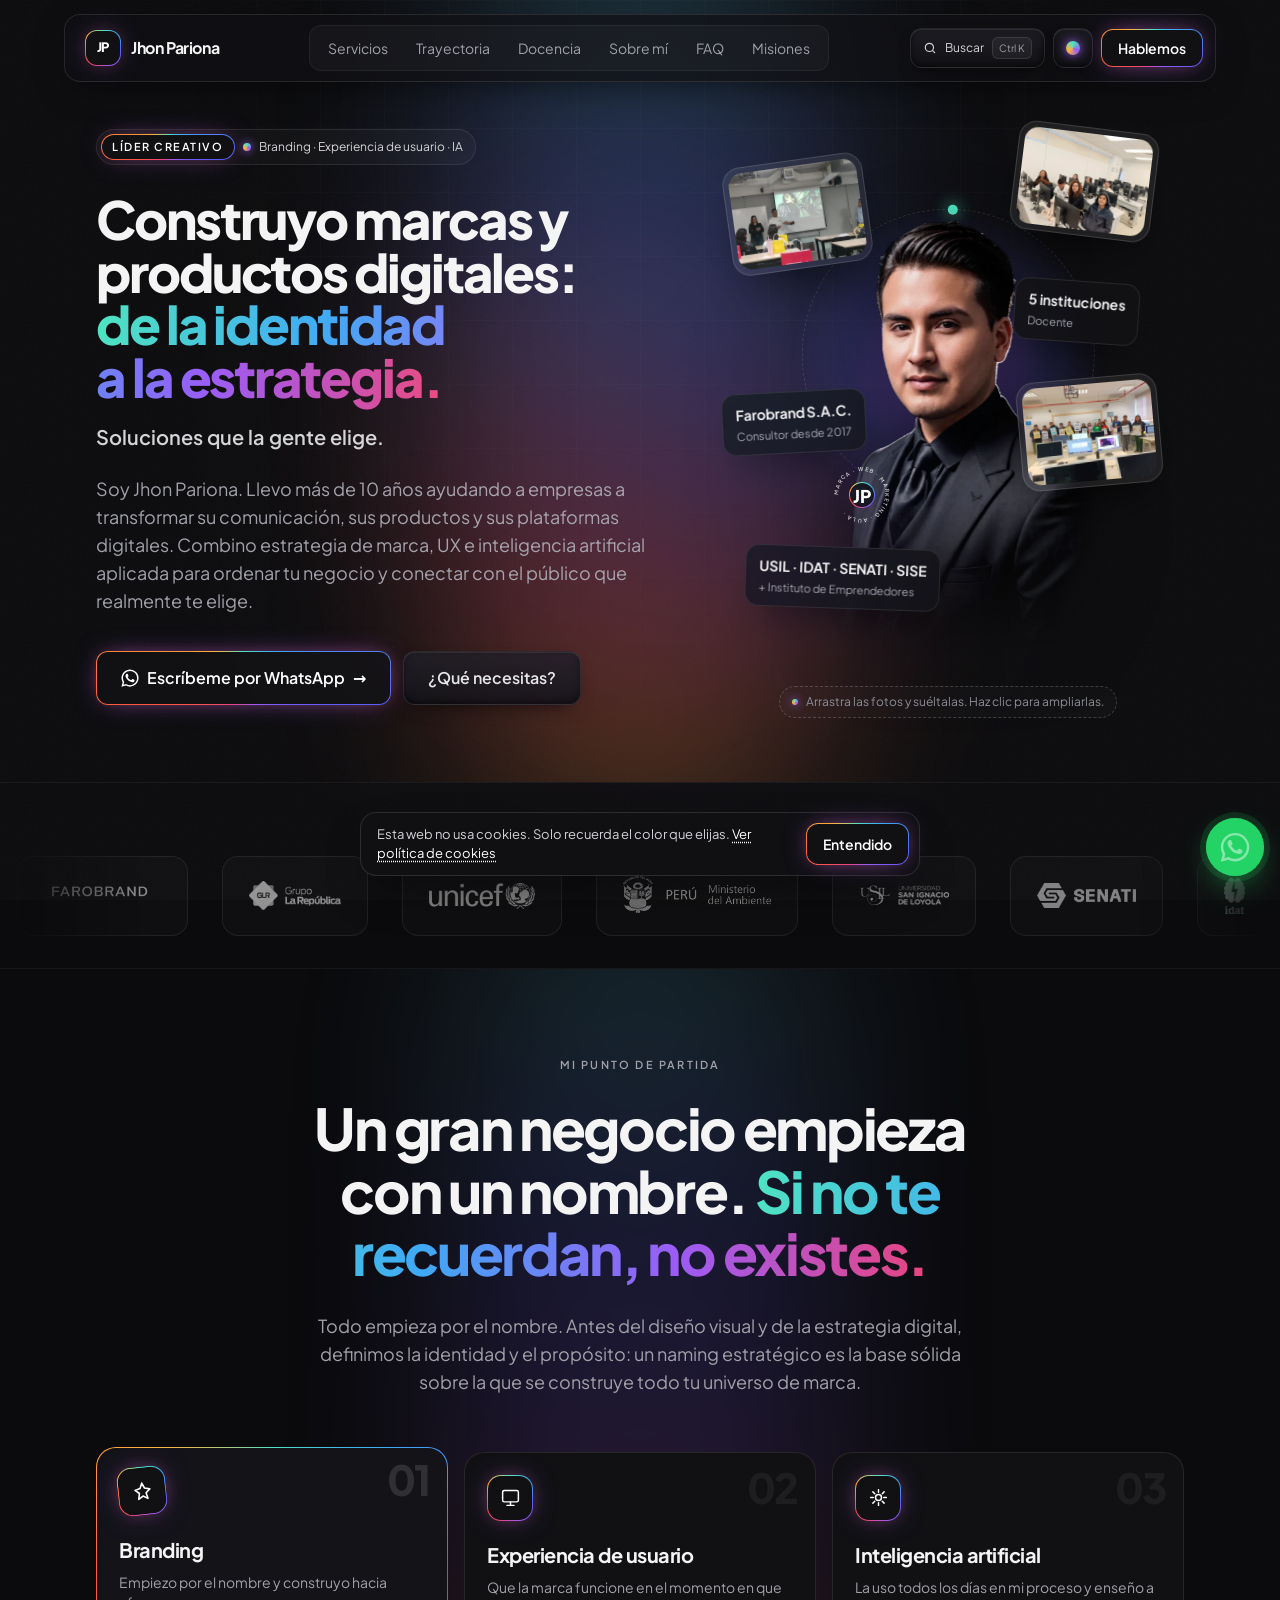
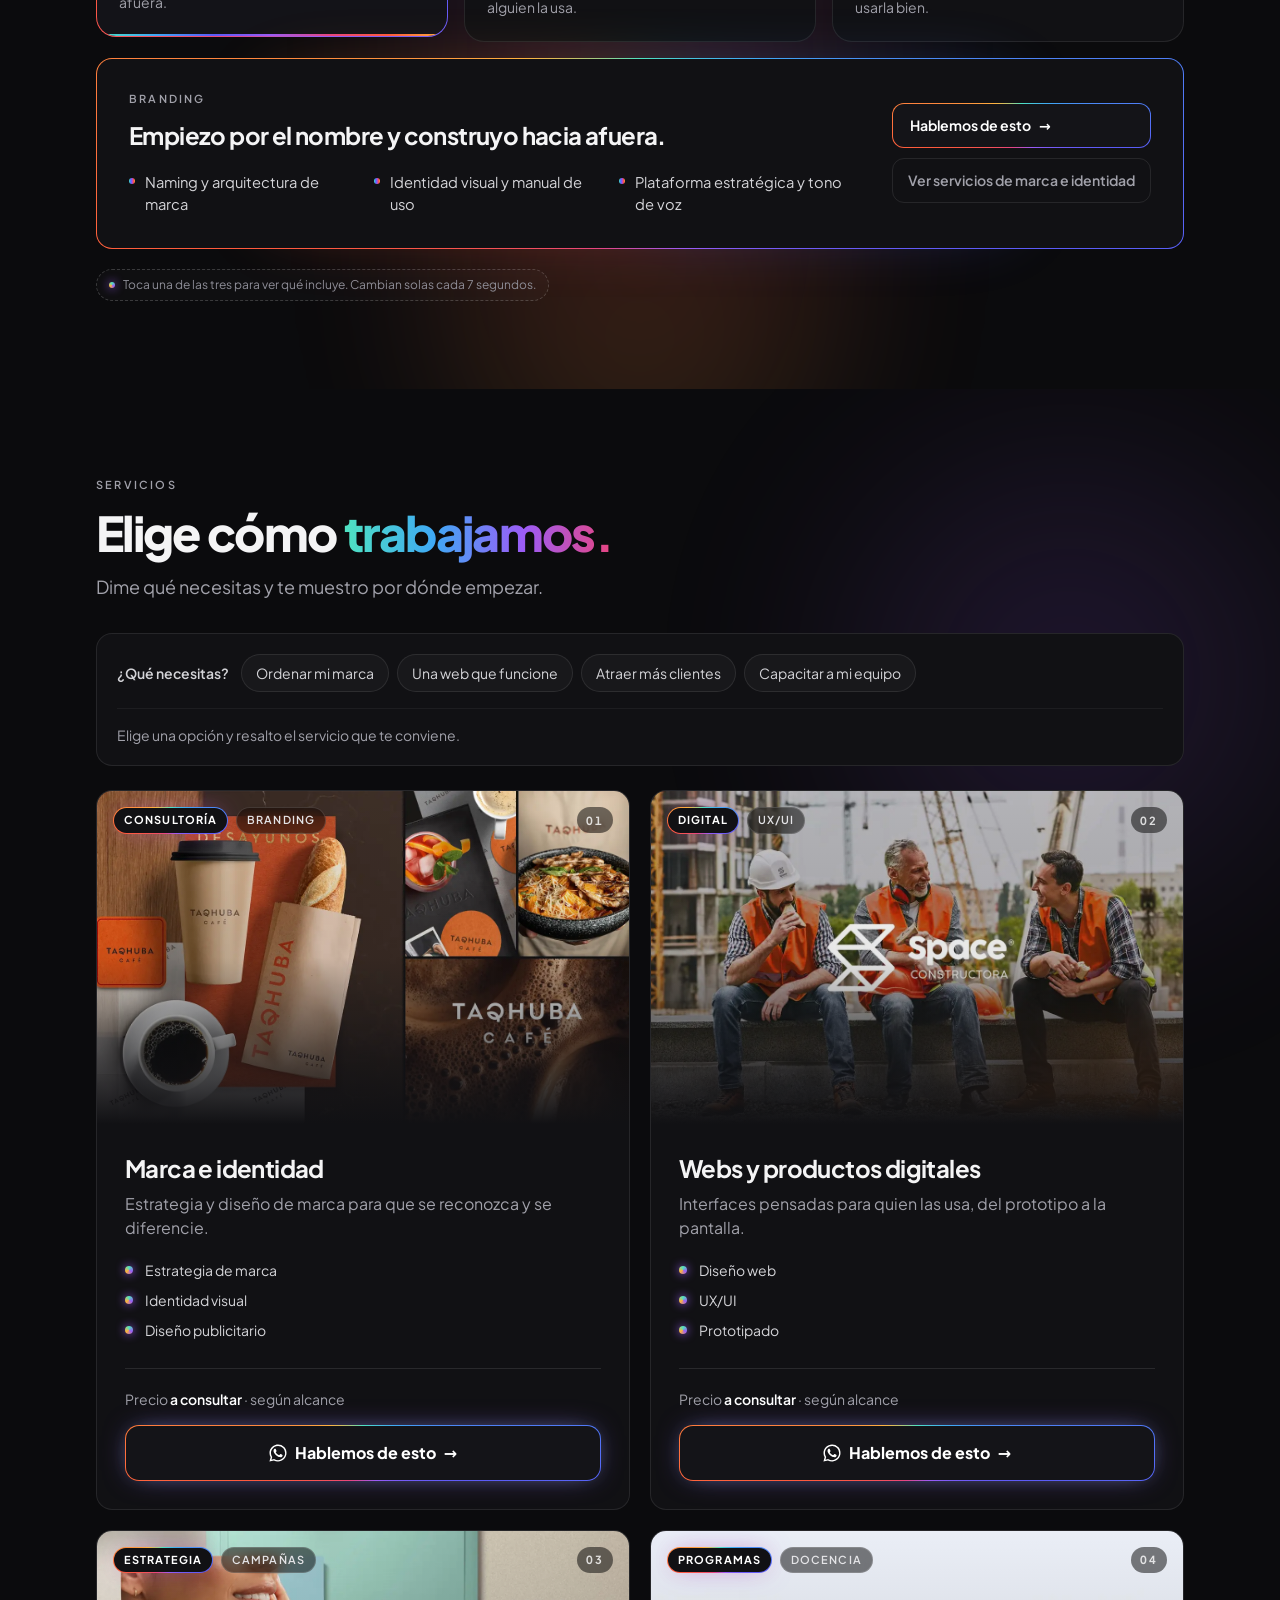
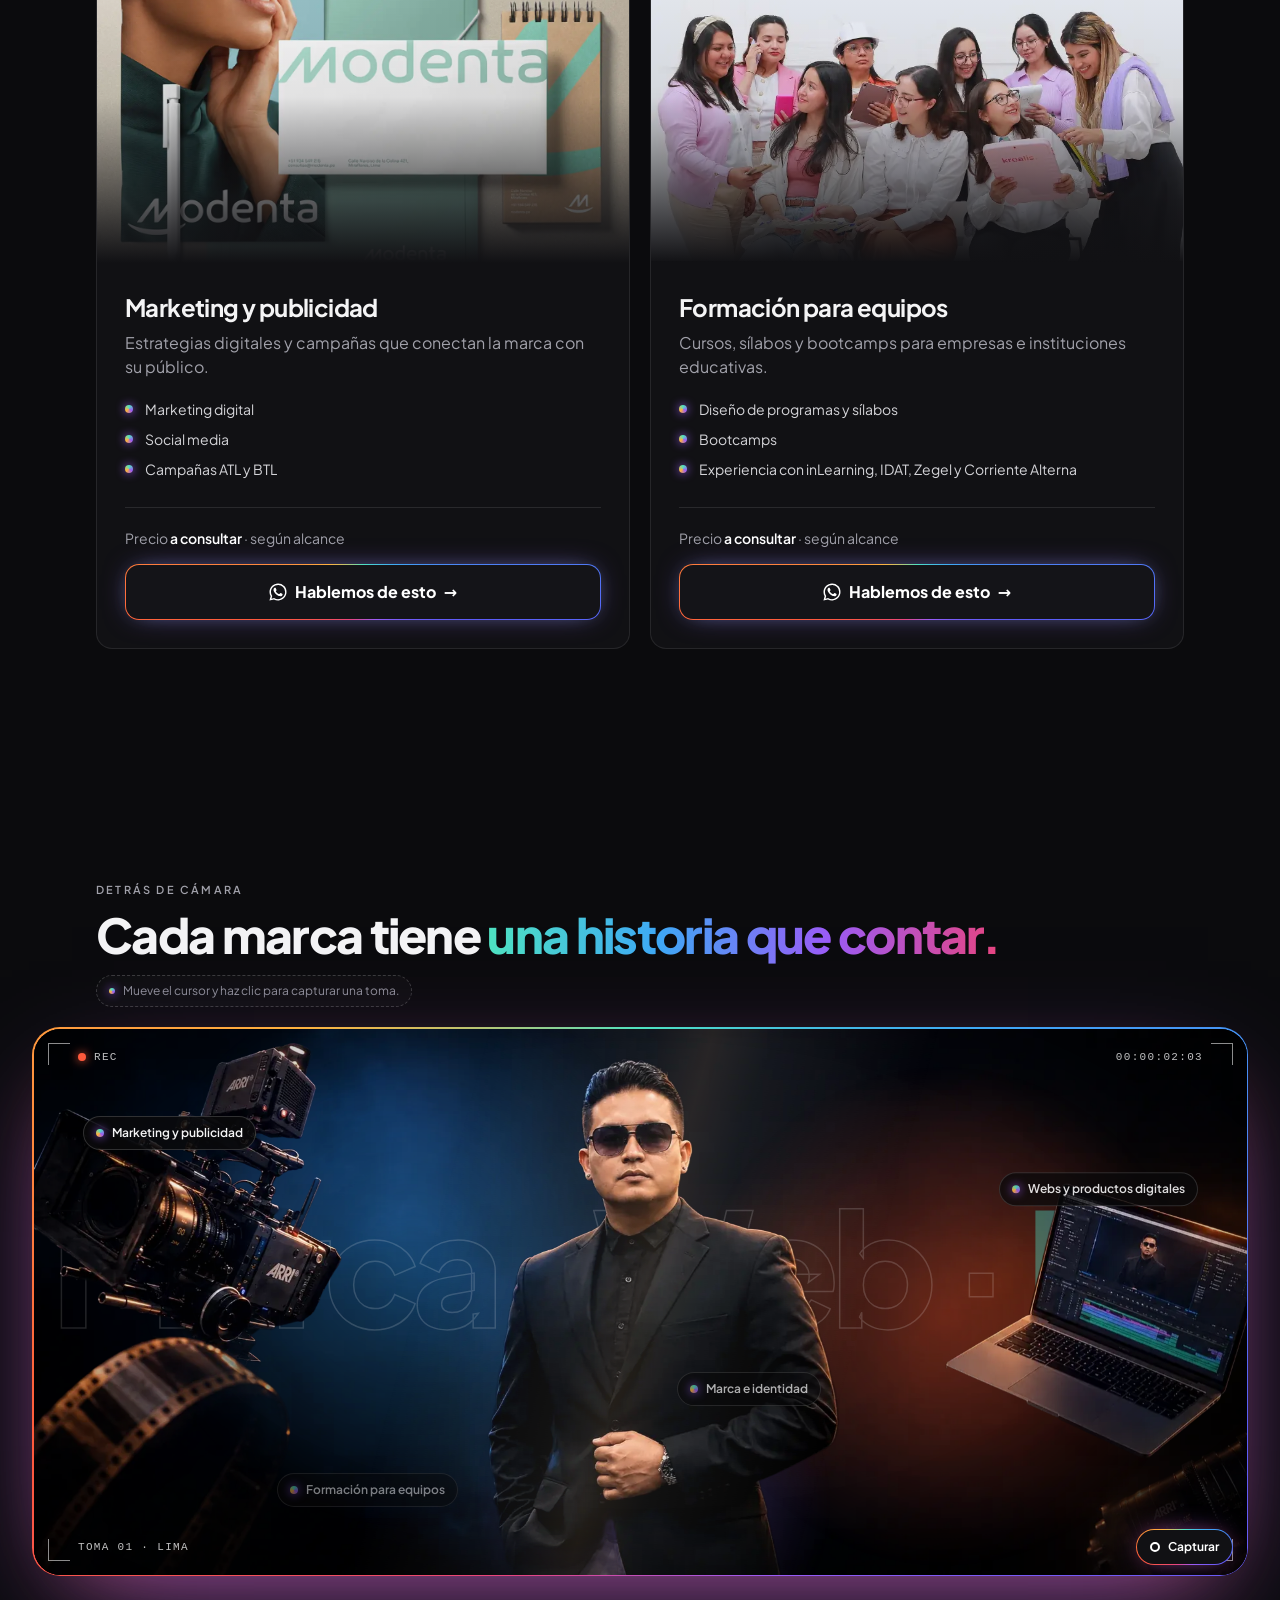
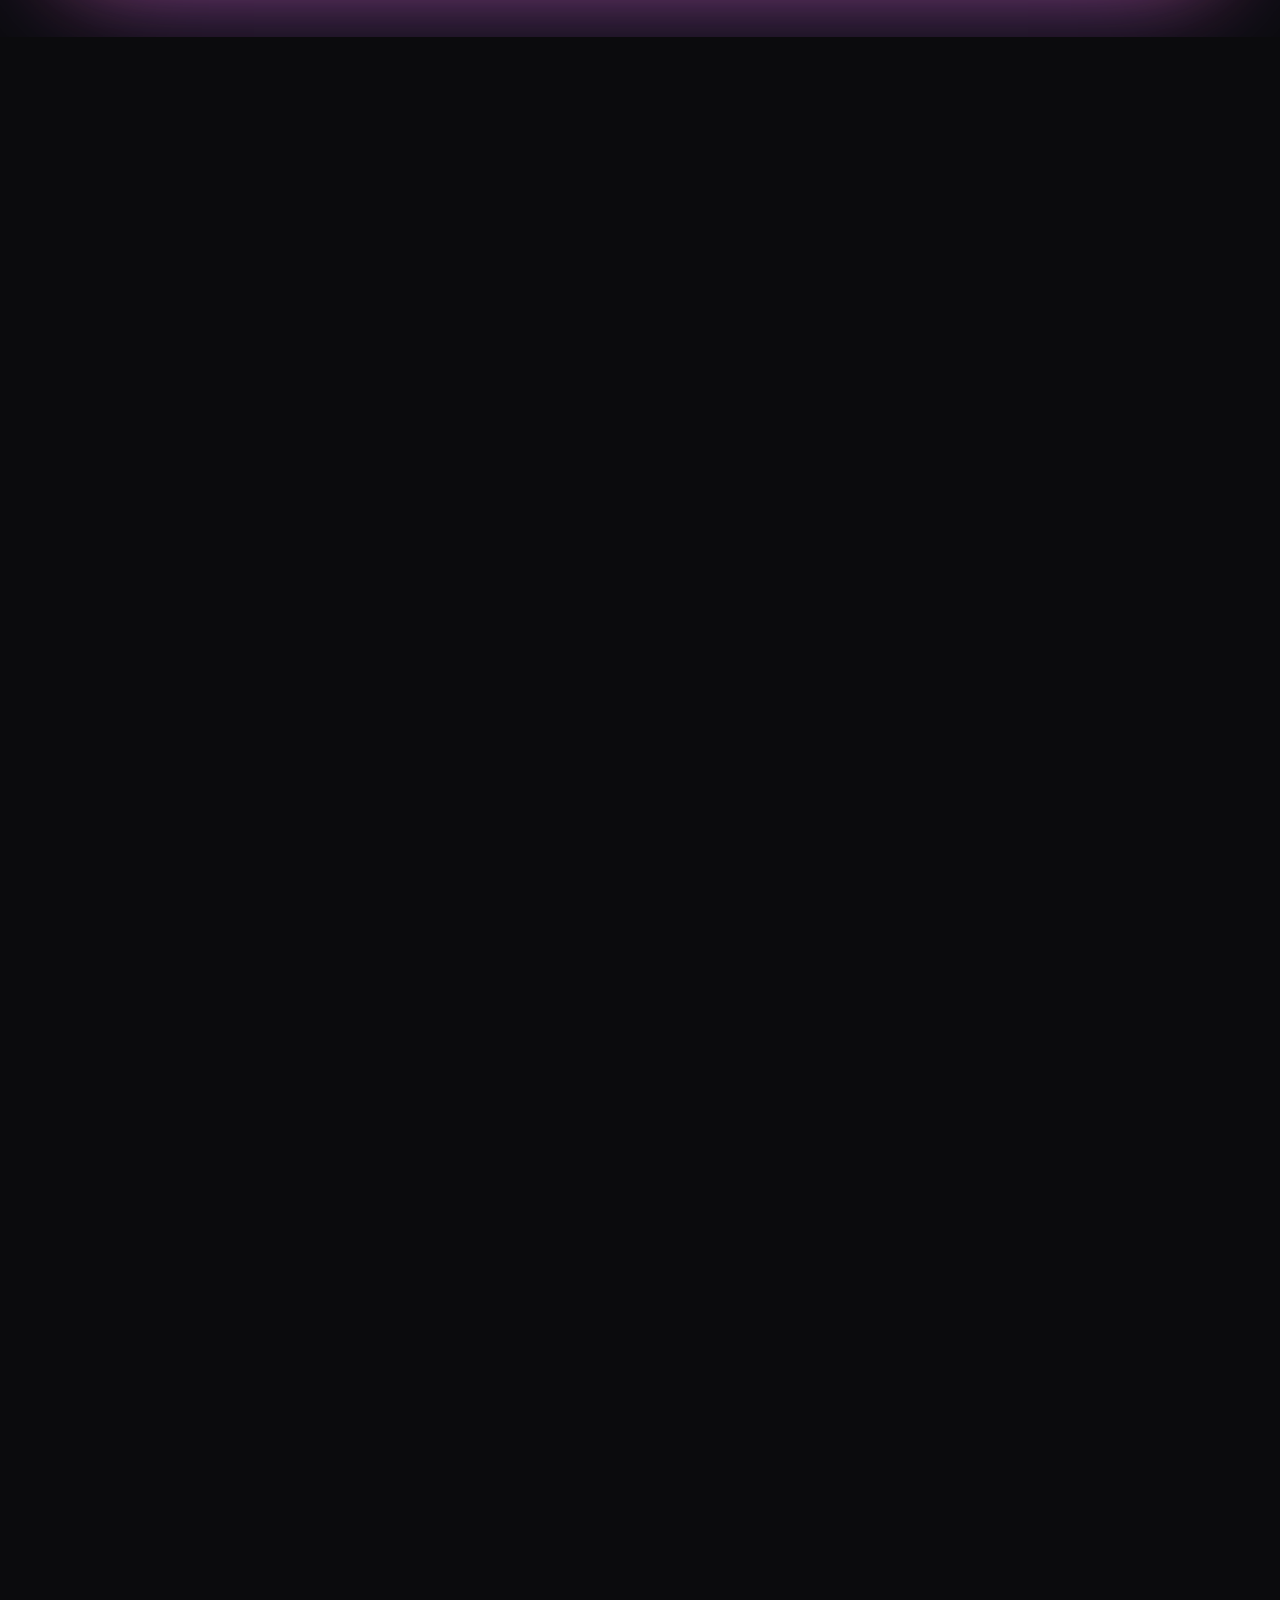
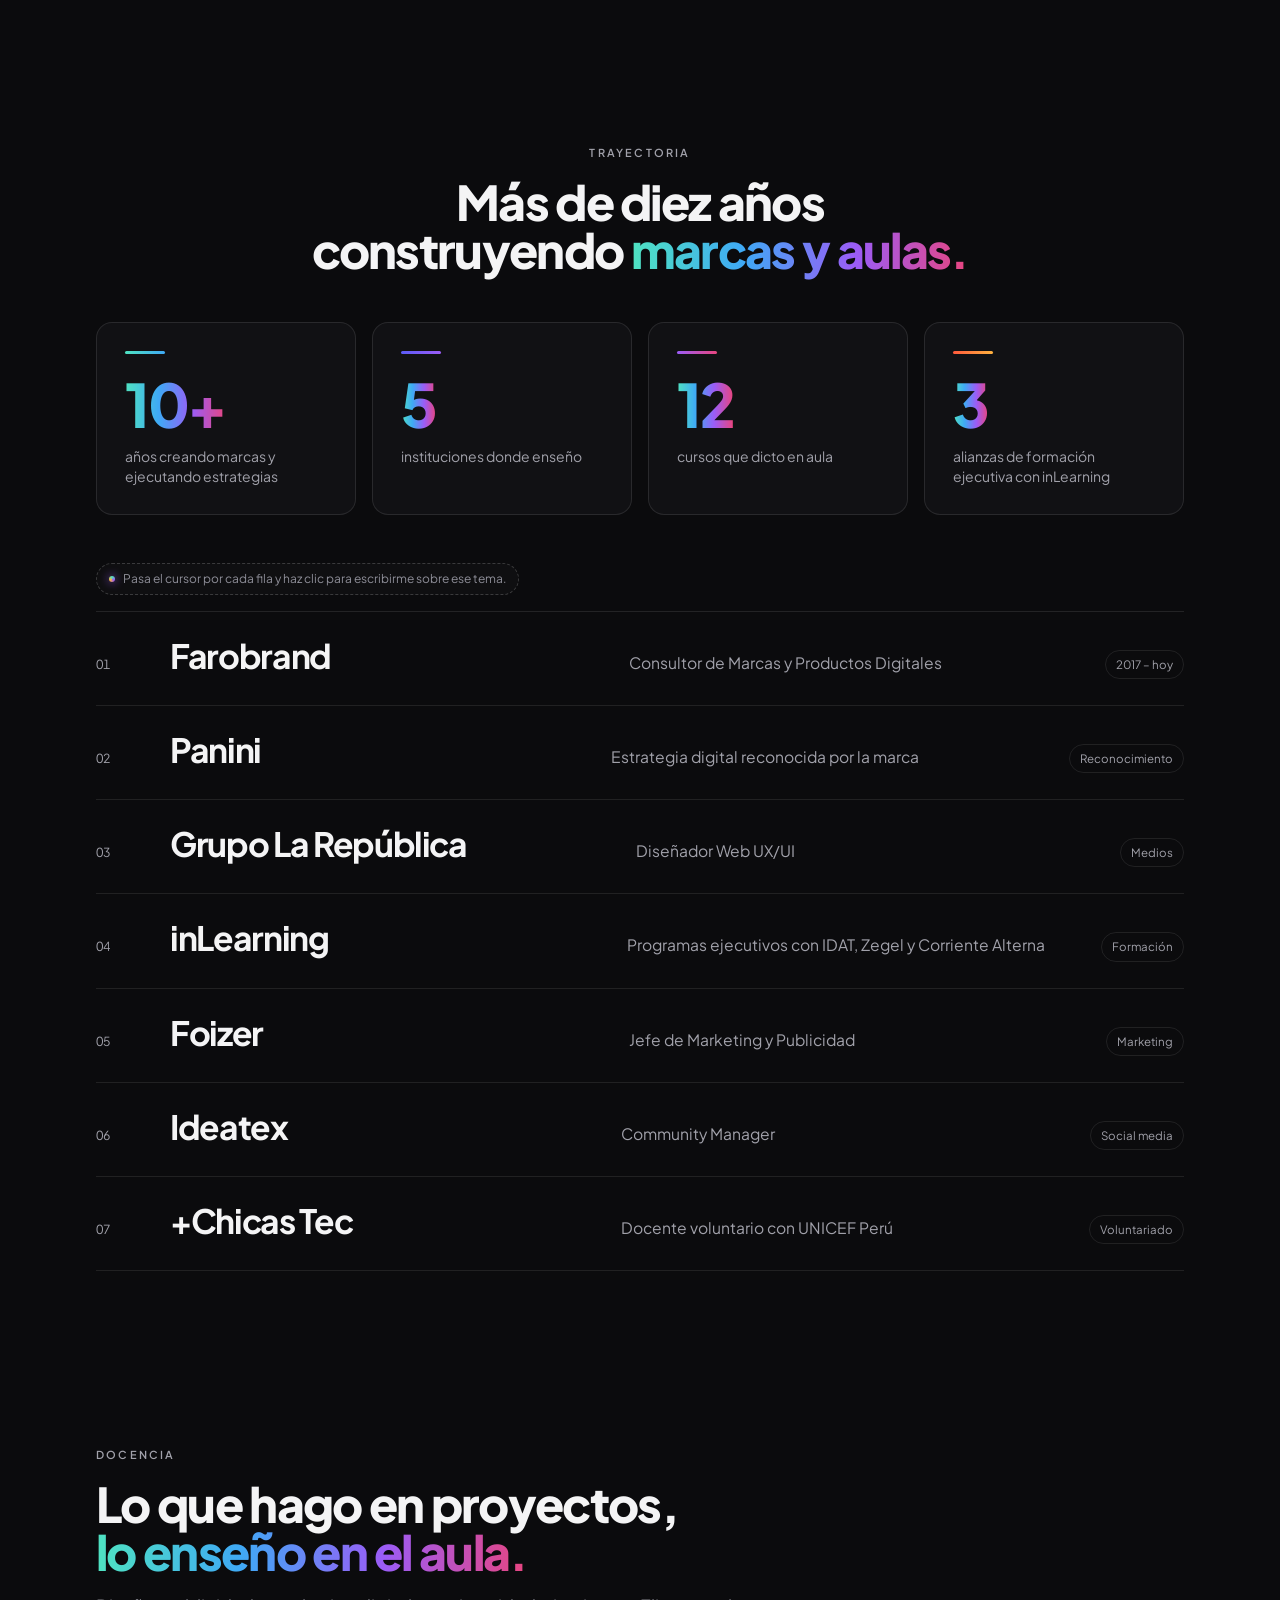
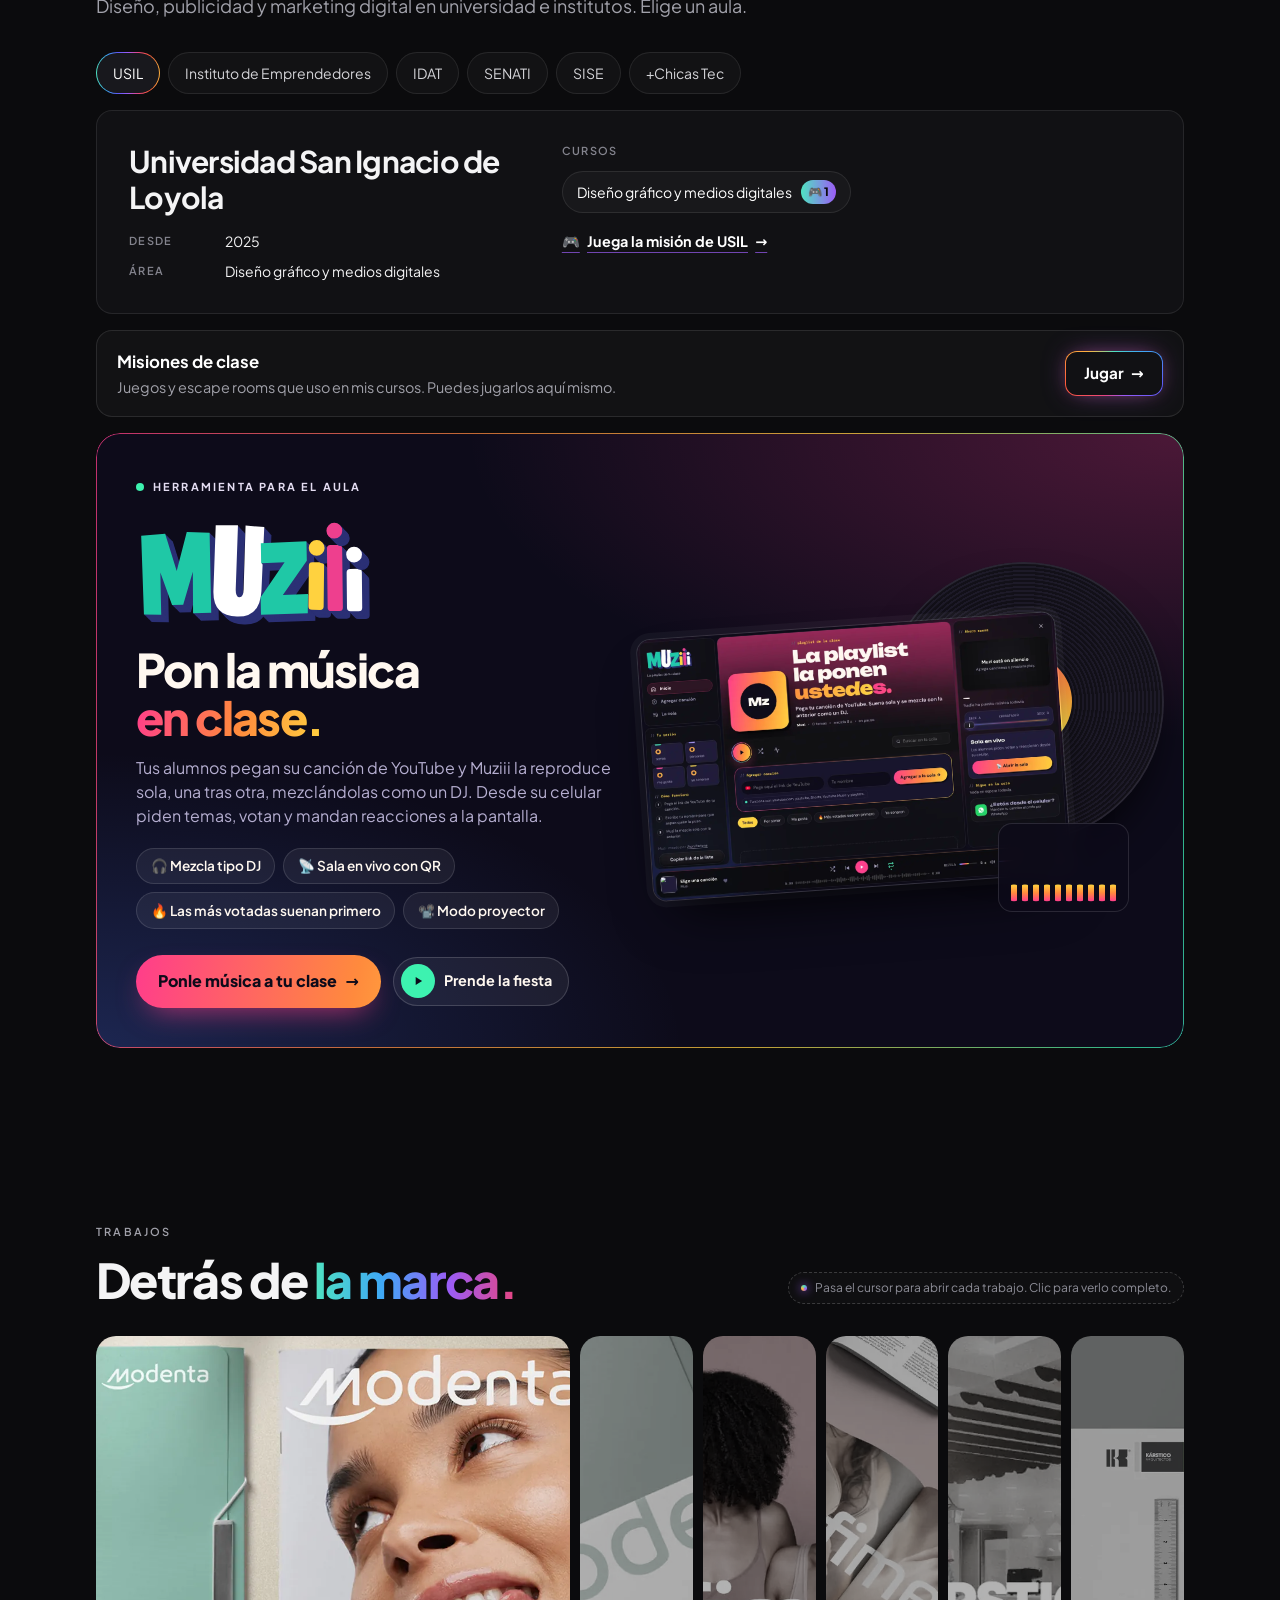
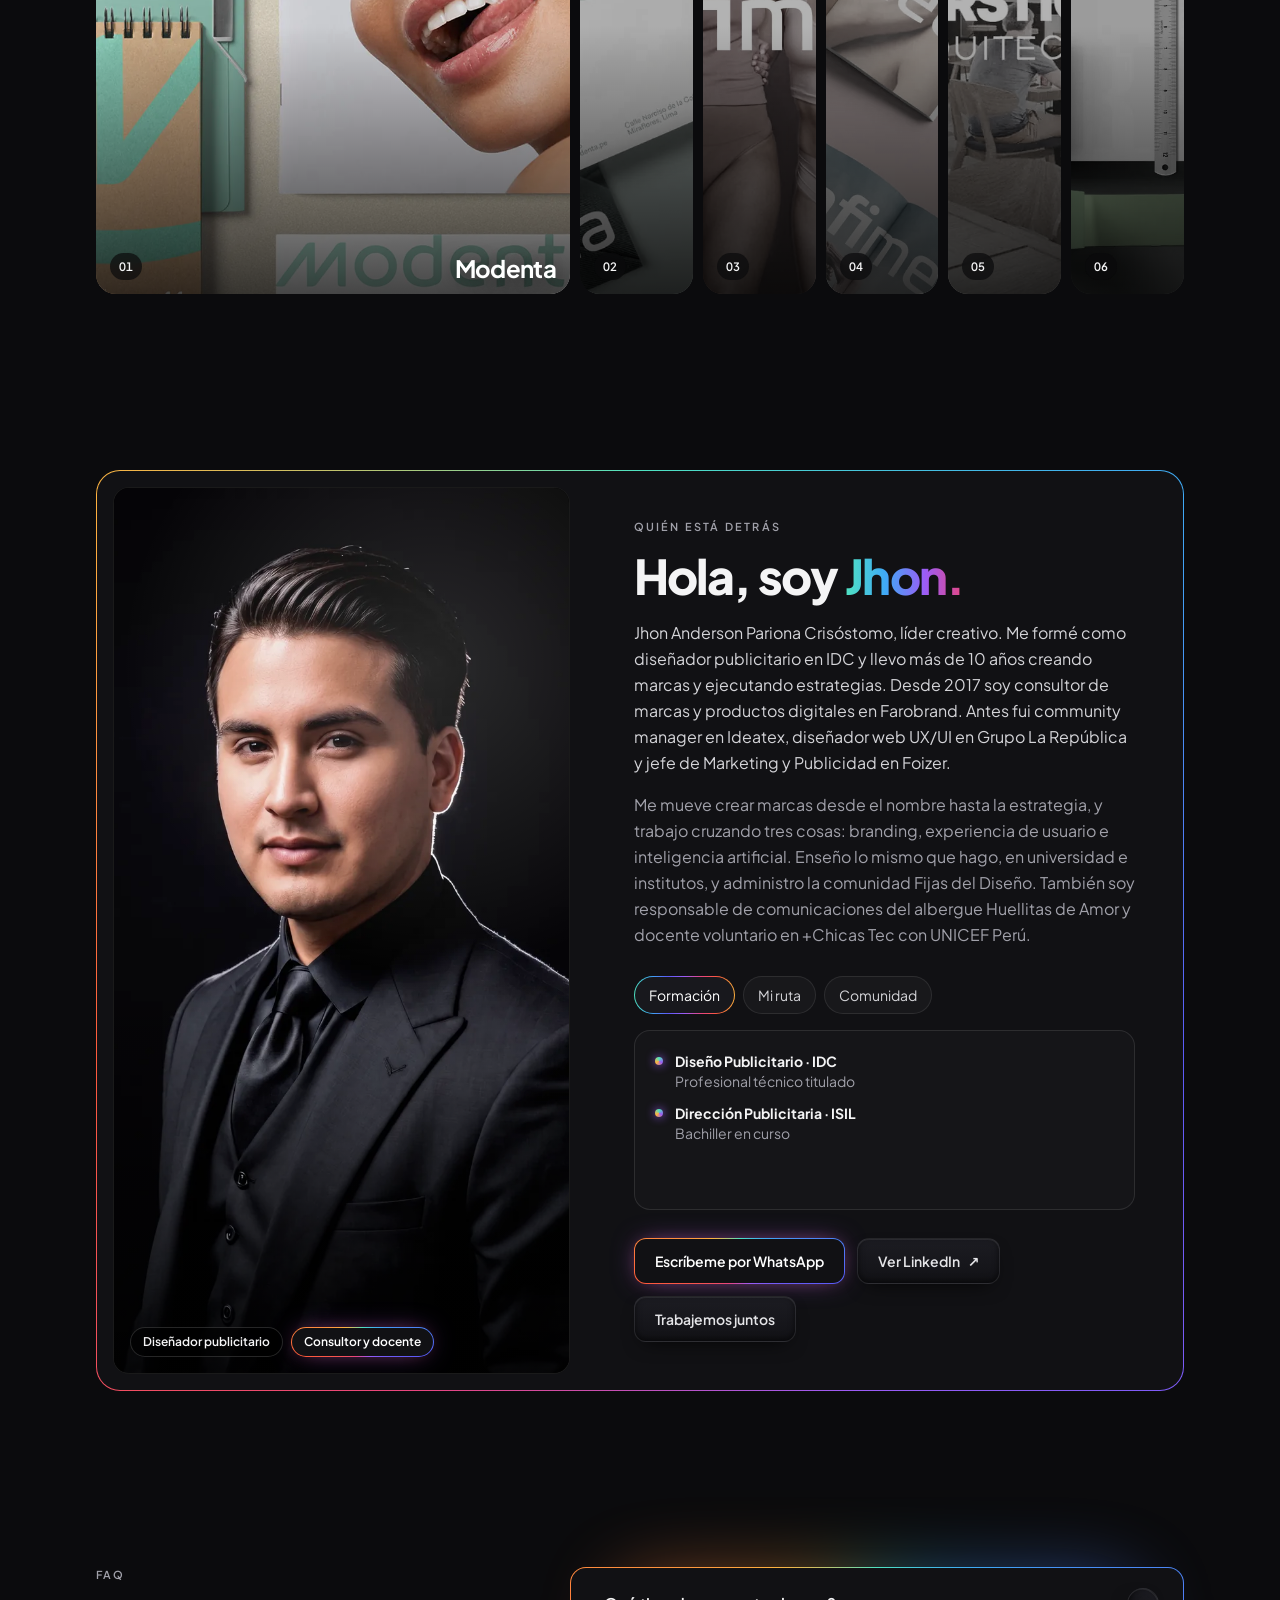
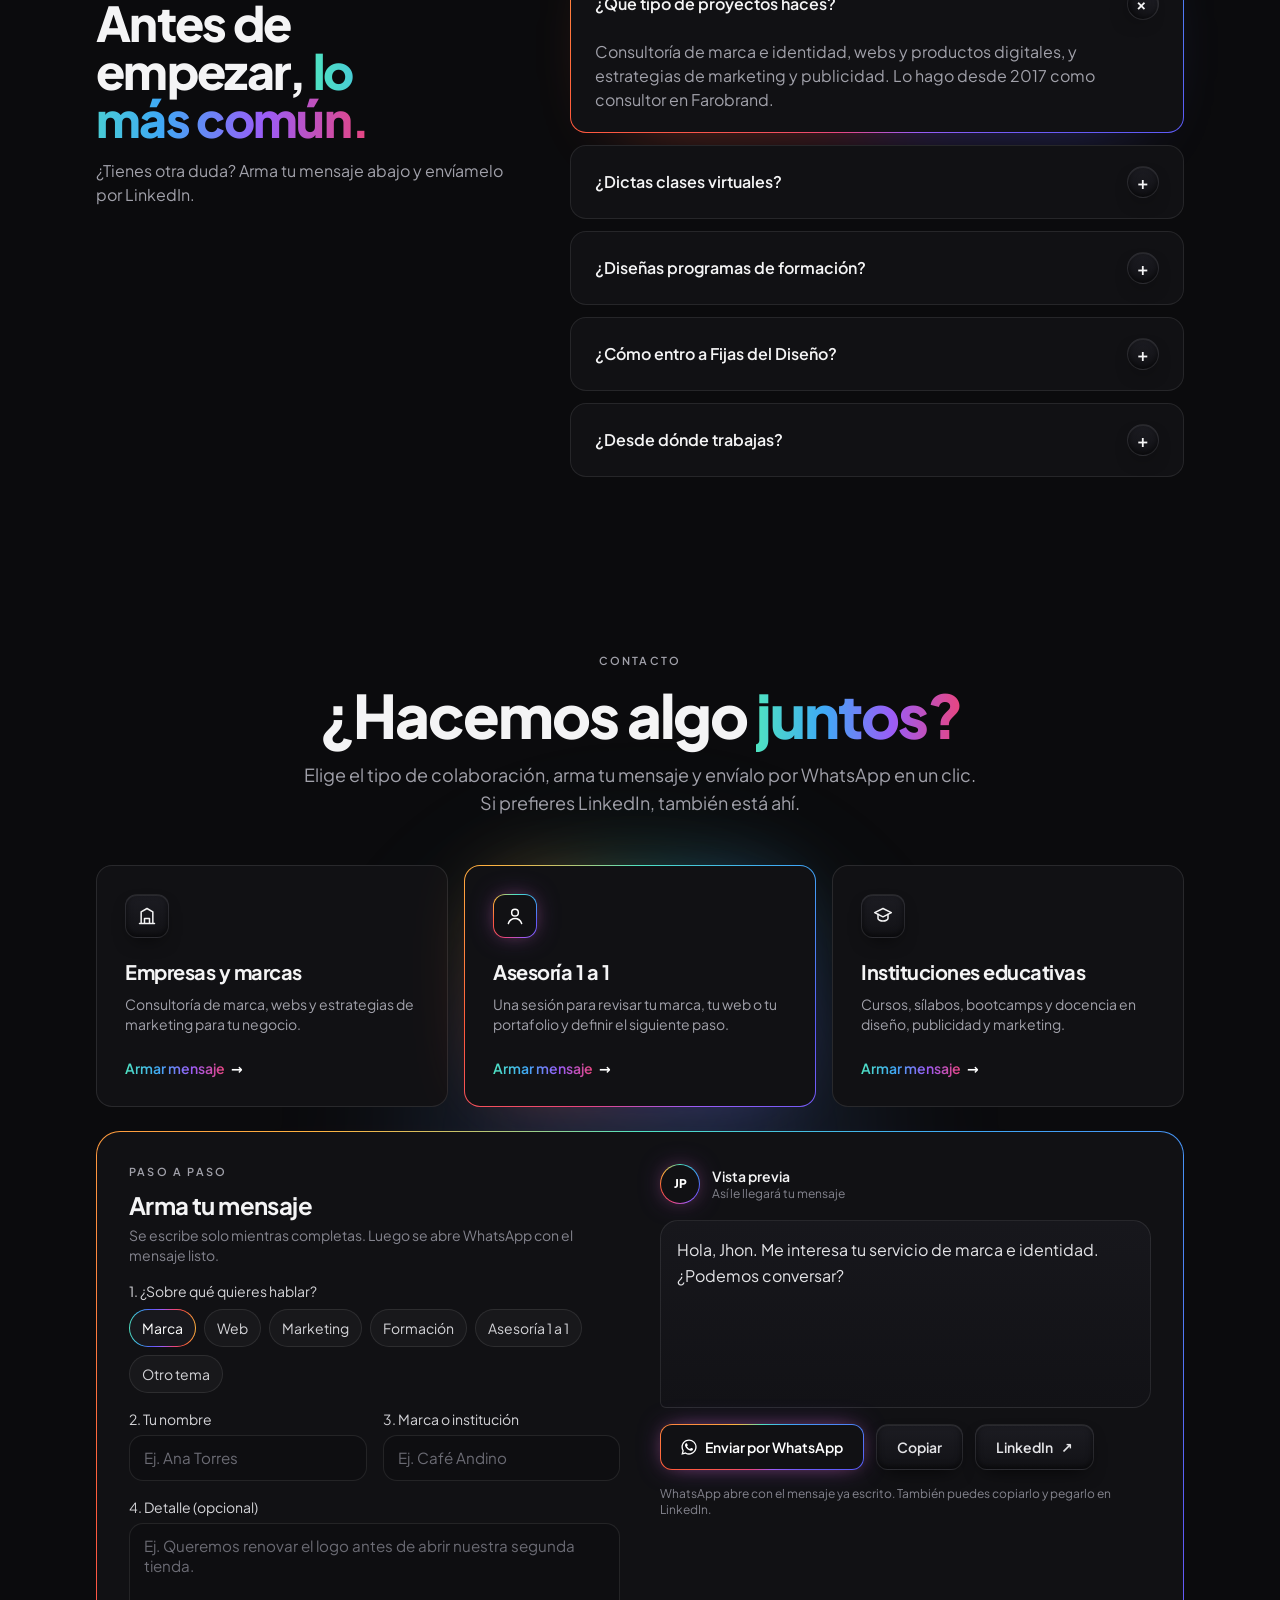
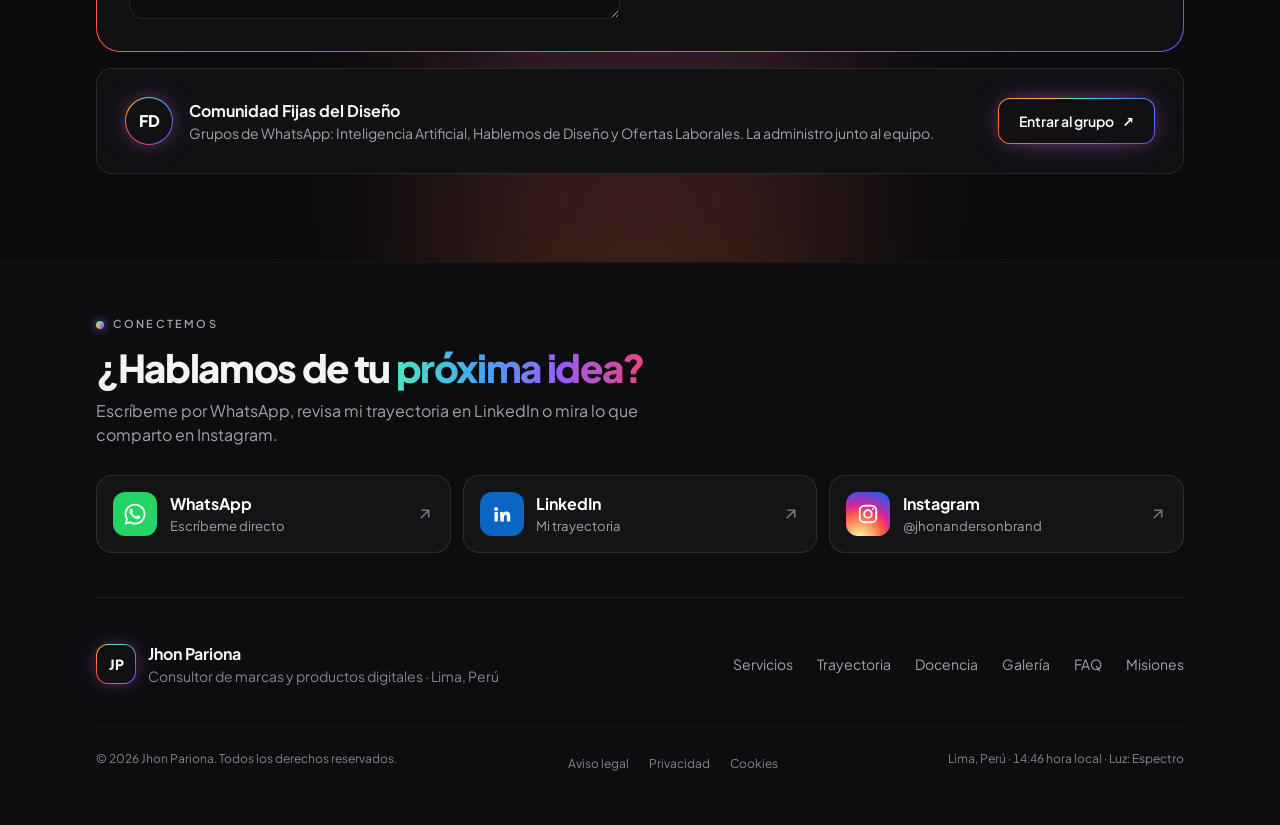
<file: index.html>
<!doctype html>
<html lang="es">
<head>
<meta charset="utf-8">
<meta name="viewport" content="width=device-width, initial-scale=1, viewport-fit=cover">
<!-- DOMINIO: hoy la web vive en jhonandersonsix.github.io/jhonweb. Cuando compres un dominio, usa Buscar y reemplazar "https://jhonandersonsix.github.io/jhonweb" por "https://tudominio.com" en todos los .html, robots.txt y sitemap.xml -->
<title>Jhon Pariona | Consultor de marcas y productos digitales</title>
<meta name="description" content="Líder creativo con más de 10 años creando marcas y estrategias. Branding, experiencia de usuario e inteligencia artificial. Consultoría y docencia en Lima.">
<meta name="author" content="Jhon Anderson Pariona Crisóstomo">
<meta name="robots" content="index, follow, max-image-preview:large">
<link rel="canonical" href="https://jhonandersonsix.github.io/jhonweb/">
<meta name="theme-color" content="#0B0B0D">
<meta name="color-scheme" content="dark">
<meta property="og:type" content="profile">
<meta property="og:locale" content="es_PE">
<meta property="og:site_name" content="Jhon Pariona">
<meta property="og:url" content="https://jhonandersonsix.github.io/jhonweb/">
<meta property="og:title" content="Jhon Pariona — Creo marcas desde el nombre hasta la estrategia">
<meta property="og:description" content="Más de 10 años creando marcas y ejecutando estrategias. Branding, experiencia de usuario e inteligencia artificial. Lima, Perú.">
<meta property="og:image" content="https://jhonandersonsix.github.io/jhonweb/img/og-imagen.jpg">
<meta property="og:image:width" content="1200">
<meta property="og:image:height" content="630">
<meta property="og:image:alt" content="Jhon Pariona, consultor de marcas y productos digitales">
<meta property="profile:first_name" content="Jhon">
<meta property="profile:last_name" content="Pariona">
<meta name="twitter:card" content="summary_large_image">
<meta name="twitter:title" content="Jhon Pariona — Creo marcas desde el nombre hasta la estrategia">
<meta name="twitter:description" content="Más de 10 años creando marcas y ejecutando estrategias. Branding, experiencia de usuario e inteligencia artificial.">
<meta name="twitter:image" content="https://jhonandersonsix.github.io/jhonweb/img/og-imagen.jpg">
<link rel="icon" href="favicon.ico" sizes="32x32">
<link rel="icon" href="favicon.svg" type="image/svg+xml">
<link rel="apple-touch-icon" href="apple-touch-icon.png">
<link rel="manifest" href="site.webmanifest">
<link rel="preload" href="fonts/plus-jakarta-sans.woff2" as="font" type="font/woff2" crossorigin>
<!-- Datos estructurados: le dicen a Google quién eres, qué haces y dónde -->
<script type="application/ld+json">
{
  "@context": "https://schema.org",
  "@graph": [
    {
      "@type": "WebSite",
      "@id": "https://jhonandersonsix.github.io/jhonweb/#web",
      "url": "https://jhonandersonsix.github.io/jhonweb/",
      "name": "Jhon Pariona",
      "inLanguage": "es-PE",
      "publisher": { "@id": "https://jhonandersonsix.github.io/jhonweb/#jhon" }
    },
    {
      "@type": "ProfilePage",
      "@id": "https://jhonandersonsix.github.io/jhonweb/#pagina",
      "url": "https://jhonandersonsix.github.io/jhonweb/",
      "name": "Jhon Pariona | Consultor de marcas y productos digitales",
      "inLanguage": "es-PE",
      "isPartOf": { "@id": "https://jhonandersonsix.github.io/jhonweb/#web" },
      "mainEntity": { "@id": "https://jhonandersonsix.github.io/jhonweb/#jhon" }
    },
    {
      "@type": "Person",
      "@id": "https://jhonandersonsix.github.io/jhonweb/#jhon",
      "name": "Jhon Anderson Pariona Crisóstomo",
      "alternateName": ["Jhon Pariona", "Anderson Pariona"],
      "jobTitle": "Consultor de Marcas y Productos Digitales",
      "description": "Líder creativo con más de 10 años creando marcas y ejecutando estrategias. Trabaja cruzando branding, experiencia de usuario e inteligencia artificial, y enseña diseño, publicidad y marketing.",
      "url": "https://jhonandersonsix.github.io/jhonweb/",
      "image": "https://jhonandersonsix.github.io/jhonweb/img/og-imagen.jpg",
      "telephone": "+51932024404",
      "address": { "@type": "PostalAddress", "addressLocality": "Lima", "addressCountry": "PE" },
      "worksFor": { "@type": "Organization", "name": "Farobrand S.A.C." },
      "knowsAbout": ["Branding", "Naming", "Identidad visual", "Experiencia de usuario", "Diseño UX/UI", "Inteligencia artificial", "Marketing digital", "Publicidad", "Docencia"],
      "knowsLanguage": "es",
      "sameAs": ["https://www.linkedin.com/in/andersonpariona/", "https://www.instagram.com/jhonandersonbrand/"]
    }
  ]
}
</script>
<style>
  /* Layout: negro mate con una luz de borde espectral que el visitante controla. Cada bloque interactivo lleva su propio rótulo de ayuda, para que el movimiento siempre explique algo del trabajo de Jhon. */
  /* Tipografía guardada en la propia web (antes venía de Google Fonts) */
  @font-face{font-family:"Plus Jakarta Sans";font-style:normal;font-weight:200 800;font-display:swap;src:url(fonts/plus-jakarta-sans.woff2) format("woff2");unicode-range:U+0000-00FF,U+0131,U+0152-0153,U+02BB-02BC,U+02C6,U+02DA,U+02DC,U+0304,U+0308,U+0329,U+2000-206F,U+20AC,U+2122,U+2191,U+2193,U+2212,U+2215,U+FEFF,U+FFFD}
  @property --ang{syntax:'<angle>';inherits:false;initial-value:0deg}
  :root{
    --bg:#0B0B0D; --card:#111114; --line:rgba(255,255,255,.09); --fg:#F4F4F5; --mute:#A1A1AA;
    --s1:#4FE3C1; --s2:#3FA9F5; --s3:#5B5BF7; --s4:#9B5CF6; --s5:#E8457F; --s6:#FF5A3C; --s7:#FFB23F;
    --spec-h:linear-gradient(90deg,var(--s1),var(--s2),var(--s3),var(--s4),var(--s5),var(--s6),var(--s7));
    --spec-v:linear-gradient(180deg,var(--s1),var(--s3) 30%,var(--s4) 50%,var(--s6) 76%,var(--s7));
    --spec-c:conic-gradient(from var(--ang),var(--s1),var(--s2),var(--s3),var(--s4),var(--s5),var(--s6),var(--s7),var(--s1));
    color-scheme:dark;
  }
  *,*::before,*::after{box-sizing:border-box}
  html{scroll-behavior:smooth}
  html.lenis,html.lenis body{height:auto}
  .lenis.lenis-smooth{scroll-behavior:auto!important}
  .lenis.lenis-stopped{overflow:hidden}
  body{background:var(--bg);color:var(--fg);-webkit-font-smoothing:antialiased;overflow-x:clip}
  [hidden]{display:none!important}
  section{scroll-margin-top:104px}
  :focus-visible{outline:2px solid var(--s1);outline-offset:3px;border-radius:10px}
  ::selection{background:var(--s4);color:#fff}
  .sr{position:absolute;width:1px;height:1px;padding:0;margin:-1px;overflow:hidden;clip:rect(0 0 0 0);white-space:nowrap;border:0}
  @keyframes ang{to{--ang:360deg}}
  @keyframes shift{to{background-position:200% 50%}}
  @keyframes ping{70%{box-shadow:0 0 0 9px rgba(255,255,255,0)}100%{box-shadow:0 0 0 0 rgba(255,255,255,0)}}

  /* --- Sistema de luz --- */
  .t-spec{background:linear-gradient(90deg,var(--s1),var(--s2),var(--s4),var(--s5),var(--s7),var(--s4),var(--s1));background-size:200% 100%;-webkit-background-clip:text;background-clip:text;color:transparent;animation:shift 9s linear infinite}
  .btn-spec{--bb:#111114;border:1.5px solid transparent;color:#fff;background:linear-gradient(var(--bb),var(--bb)) padding-box,var(--spec-c) border-box;animation:ang 5s linear infinite;box-shadow:0 0 28px -8px color-mix(in srgb,var(--s4) 70%,transparent),0 0 20px -10px color-mix(in srgb,var(--s6) 70%,transparent);transition:box-shadow .4s,transform .5s cubic-bezier(.2,.8,.2,1)}
  .btn-spec:hover{--bb:#16161b;box-shadow:0 0 42px -6px color-mix(in srgb,var(--s4) 85%,transparent),0 0 34px -8px color-mix(in srgb,var(--s6) 80%,transparent),0 0 30px -10px color-mix(in srgb,var(--s1) 80%,transparent)}
  .btn-matte{background:linear-gradient(180deg,#1c1c22,#121216);border:1px solid rgba(255,255,255,.08);box-shadow:inset 0 1px 0 rgba(255,255,255,.08),inset 0 -2px 6px rgba(0,0,0,.6),0 8px 20px -10px rgba(0,0,0,.9);transition:border-color .3s,background .3s,transform .5s cubic-bezier(.2,.8,.2,1)}
  .btn-matte:hover{border-color:rgba(255,255,255,.24)}
  .glowbox{position:relative}
  .glow{position:absolute;inset:8%;border-radius:32px;background:var(--spec-c);filter:blur(38px);opacity:var(--go,0);transition:opacity .6s;animation:ang 9s linear infinite;animation-play-state:paused;pointer-events:none}
  .glowbox.live .glow,.glowbox:hover .glow,.glowbox.is-on .glow{animation-play-state:running}
  .glowbox.live{--go:.4}
  .glowbox:hover,.glowbox.is-on{--go:.5}
  .glowbox>.rim,.glowbox>.rim-soft,.glowbox>*>.rim-soft{position:relative}
  .rim{border:1.5px solid transparent;background:linear-gradient(var(--card),var(--card)) padding-box,var(--spec-c) border-box;animation:ang 9s linear infinite}
  .rim-soft{border:1.5px solid var(--line);background:var(--card);transition:border-color .4s}
  .glowbox:hover .rim-soft,.glowbox.is-on .rim-soft{border-color:transparent;background:linear-gradient(var(--card),var(--card)) padding-box,var(--spec-c) border-box;animation:ang 9s linear infinite}
  .spot{position:relative;isolation:isolate}
  .spot::before{content:"";position:absolute;inset:0;border-radius:inherit;padding:1px;pointer-events:none;z-index:2;
    background:radial-gradient(380px circle at var(--mx,-999px) var(--my,-999px),var(--s1),var(--s3) 25%,var(--s5) 40%,transparent 60%);
    -webkit-mask:linear-gradient(#000 0 0) content-box,linear-gradient(#000 0 0);-webkit-mask-composite:xor;mask-composite:exclude;opacity:0;transition:opacity .4s}
  .spots:hover .spot::before,.spot:hover::before{opacity:1}
  .dot{display:inline-block;flex:none;width:8px;height:8px;border-radius:50%;background:conic-gradient(from var(--ang),var(--s1),var(--s4),var(--s7),var(--s1));animation:ang 3s linear infinite;box-shadow:0 0 10px var(--s4)}
  .chip{display:inline-flex;align-items:center;gap:8px;border-radius:999px;border:1px solid var(--line);background:rgba(255,255,255,.03);transition:border-color .3s,background-color .3s,color .3s}
  .chip:hover{border-color:rgba(255,255,255,.24)}
  .chip[aria-pressed="true"],.chip[aria-checked="true"],.chip[aria-selected="true"],.chip.on{border:1px solid transparent;background:linear-gradient(#18181d,#18181d) padding-box,var(--spec-h) border-box;color:#fff}
  .beam{position:absolute;width:min(380px,60vw);height:120%;left:50%;top:-10%;transform:translateX(-50%);background:var(--spec-v);filter:blur(90px);opacity:.26;border-radius:999px;pointer-events:none}
  .noise{background-image:url("data:image/svg+xml,%3Csvg xmlns='http://www.w3.org/2000/svg' width='160' height='160'%3E%3Cfilter id='n'%3E%3CfeTurbulence type='fractalNoise' baseFrequency='.9' numOctaves='2'/%3E%3C/filter%3E%3Crect width='100%25' height='100%25' filter='url(%23n)' opacity='.04'/%3E%3C/svg%3E")}
  .grid-lines{background-image:linear-gradient(rgba(255,255,255,.015) 1px,transparent 1px),linear-gradient(90deg,rgba(255,255,255,.015) 1px,transparent 1px);background-size:64px 64px;-webkit-mask-image:radial-gradient(ellipse at 50% 0%,#000 30%,transparent 70%);mask-image:radial-gradient(ellipse at 50% 0%,#000 30%,transparent 70%)}
  .cur-light{position:fixed;left:0;top:0;width:520px;height:520px;margin:-260px 0 0 -260px;border-radius:50%;pointer-events:none;z-index:30;mix-blend-mode:screen;opacity:.1;background:var(--spec-c);filter:blur(80px);animation:ang 12s linear infinite;will-change:transform}

  /* --- Rótulo de ayuda: explica cada interacción --- */
  .howto{display:inline-flex;align-items:center;gap:8px;border-radius:999px;border:1px dashed rgba(255,255,255,.18);padding:6px 12px;font-size:12px;color:#8e8e98;background:rgba(255,255,255,.02)}
  .howto .dot{width:6px;height:6px}

  /* --- Entrada por scroll --- */
  .rise{transition:opacity .7s cubic-bezier(.2,.8,.2,1),transform .7s cubic-bezier(.2,.8,.2,1)}
  .js-rise .rise{opacity:0;transform:translateY(22px)}
  .js-rise .rise.in{opacity:1;transform:none}

  /* --- Navegación --- */
  .nav-pill{transition:transform .45s cubic-bezier(.2,.8,.2,1),width .45s cubic-bezier(.2,.8,.2,1),opacity .3s}
  .mag{transition:transform .5s cubic-bezier(.2,.8,.2,1)}
  .mbar{transform:translateY(130%);transition:transform .5s cubic-bezier(.2,.8,.2,1)}
  .mbar.show{transform:none}
  .totop{opacity:0;transform:translateY(16px) scale(.9);transition:opacity .35s,transform .45s cubic-bezier(.2,.8,.2,1);pointer-events:none}
  .totop.show{opacity:1;transform:none;pointer-events:auto}
  .wa-wrap{position:fixed;right:16px;bottom:calc(env(safe-area-inset-bottom,0px) + 84px);z-index:45;display:flex;flex-direction:column;align-items:flex-end;gap:12px}
  .wa-btn{display:grid;place-items:center;width:58px;height:58px;border-radius:50%;background:#25D366;color:#063;border:0;cursor:pointer;box-shadow:0 12px 34px -10px rgba(37,211,102,.75),0 0 0 6px rgba(37,211,102,.14);transition:transform .45s cubic-bezier(.2,.8,.2,1),box-shadow .35s}
  .wa-btn:hover{transform:scale(1.06);box-shadow:0 16px 42px -10px rgba(37,211,102,.9),0 0 0 9px rgba(37,211,102,.18)}
  .wa-btn svg{width:30px;height:30px;fill:#fff}
  .wa-nudge{position:absolute;right:0;bottom:0;width:58px;height:58px;border-radius:50%;background:#25D366;opacity:.55;animation:waPing 2.6s cubic-bezier(.2,.8,.2,1) infinite;pointer-events:none}
  @keyframes waPing{70%{transform:scale(1.9);opacity:0}100%{opacity:0}}
  .wa-panel{width:min(312px,calc(100vw - 32px));border-radius:20px;transform-origin:100% 100%;opacity:0;transform:translateY(12px) scale(.94);pointer-events:none;transition:opacity .3s,transform .45s cubic-bezier(.2,.8,.2,1)}
  .wa-wrap.open .wa-panel{opacity:1;transform:none;pointer-events:auto}
  .wa-wrap.open .wa-nudge{display:none}
  .wa-head{display:flex;align-items:center;gap:11px;padding:14px 16px;background:#128C7E;color:#fff}
  .wa-head b{display:block;font-size:.92rem;line-height:1.2}
  .wa-head span{display:block;font-size:.72rem;opacity:.85}
  .wa-head .wa-av{position:relative;flex:none;width:34px;height:34px;opacity:1}
  .wa-av img{width:100%;height:100%;border-radius:50%;object-fit:cover;border:1.5px solid rgba(255,255,255,.8);display:block}
  .wa-body{background:var(--card);padding:14px}
  .wa-body>p{font-size:.86rem;color:var(--mute);margin-bottom:10px;line-height:1.5}
  .wa-opt{display:flex;width:100%;align-items:center;gap:10px;text-align:left;border-radius:14px;border:1px solid var(--line);background:rgba(255,255,255,.03);padding:11px 13px;font-size:.88rem;color:var(--fg);text-decoration:none;margin-bottom:7px;transition:border-color .25s,background-color .25s,transform .35s cubic-bezier(.2,.8,.2,1)}
  .wa-opt:hover{border-color:#25D366;background:rgba(37,211,102,.1);transform:translateX(3px)}
  .wa-opt:last-of-type{margin-bottom:0}
  .wa-foot{display:block;padding:11px 14px;background:#25D366;color:#063;font-weight:700;font-size:.9rem;text-align:center;text-decoration:none}
  .wa-foot:hover{background:#1fbd5b}
  .toast{position:fixed;left:50%;bottom:calc(env(safe-area-inset-bottom,0px) + 92px);z-index:80;transform:translate(-50%,20px);opacity:0;transition:opacity .35s,transform .45s cubic-bezier(.2,.8,.2,1);pointer-events:none;max-width:calc(100vw - 32px)}
  .toast.show{opacity:1;transform:translate(-50%,0)}
  #pal-in:focus-visible{outline:none}
  .pal-item[aria-selected="true"]{background:rgba(255,255,255,.07)}
  .pal-item[aria-selected="true"] .pal-k{opacity:1}

  /* --- Hero: collage que se arrastra --- */
  .stage{position:relative;width:100%;aspect-ratio:1/1.15;max-width:560px;margin-inline:auto;user-select:none;-webkit-user-select:none}
  @media (min-width:900px){.stage{aspect-ratio:16/10;max-width:960px}}
  .st-glow{position:absolute;left:50%;top:46%;width:min(70%,560px);aspect-ratio:1/1;border-radius:50%;pointer-events:none;background:radial-gradient(circle,color-mix(in srgb,var(--s4) 55%,transparent) 0%,color-mix(in srgb,var(--s3) 18%,transparent) 42%,transparent 68%);transform:translate(-50%,-50%) translate3d(var(--gx,0px),var(--gy,0px),0)}
  .st-ring{position:absolute;left:50%;top:44%;width:min(62%,480px);aspect-ratio:1/1;border:1px dashed rgba(255,255,255,.12);border-radius:50%;transform:translate(-50%,-50%);animation:spin 70s linear infinite;pointer-events:none}
  .st-ring::after{content:"";position:absolute;top:-5px;left:50%;width:10px;height:10px;border-radius:50%;background:var(--s1);box-shadow:0 0 16px var(--s1)}
  @keyframes spin{to{transform:translate(-50%,-50%) rotate(360deg)}}
  .st-person{position:absolute;left:50%;bottom:0;top:5%;width:min(66%,352px);transform:translateX(-50%);z-index:3;pointer-events:none;perspective:1100px}
  .st-person img{width:100%;height:100%;object-fit:contain;object-position:50% 100%;filter:drop-shadow(0 22px 38px rgba(0,0,0,.5));will-change:transform;transform-style:preserve-3d}
  .fc{position:absolute;left:var(--x);top:var(--y);width:var(--w);z-index:var(--z,4);will-change:transform;touch-action:pan-y;border:0;padding:0;background:none}
  .fine .fc[data-shot]{cursor:grab}
  .fc.drag{cursor:grabbing!important;z-index:9}
  .fc-photo{display:block;padding:5px;border-radius:18px;background:rgba(255,255,255,.07);border:1px solid rgba(255,255,255,.14);-webkit-backdrop-filter:blur(8px);backdrop-filter:blur(8px);box-shadow:0 24px 50px -20px rgba(0,0,0,.85);transition:border-color .4s,box-shadow .45s,background-color .4s}
  .fine .fc[data-shot]:hover .fc-photo{border-color:rgba(255,255,255,.4);background:rgba(255,255,255,.12);box-shadow:0 26px 54px -18px rgba(0,0,0,.9),0 0 32px -6px color-mix(in srgb,var(--s4) 75%,transparent),0 0 26px -8px color-mix(in srgb,var(--s1) 65%,transparent)}
  .fine .fc[data-shot]:hover .fc-photo img{filter:saturate(1.1) brightness(1.06)}
  .fc-photo img{transition:filter .45s}
  .fc-chip{transition:border-color .4s,background-color .4s}
  .fine .fc:hover .fc-chip{border-color:rgba(255,255,255,.3);background:rgba(24,24,29,.95)}
  .fc-photo img{width:100%;aspect-ratio:3/4;object-fit:cover;object-position:50% 25%;border-radius:14px;pointer-events:none;display:block}
  .fc-wide .fc-photo img{aspect-ratio:4/3;object-position:var(--op,50% 50%)}
  .fc-chip{display:grid;gap:2px;padding:10px 13px;border-radius:14px;background:rgba(17,17,20,.9);border:1px solid var(--line);-webkit-backdrop-filter:blur(8px);backdrop-filter:blur(8px);box-shadow:0 20px 40px -20px rgba(0,0,0,.9);white-space:nowrap;text-align:left}
  .fc-chip strong{font-size:clamp(.72rem,1.25vw,.88rem);font-weight:650}
  .fc-chip span{font-size:clamp(.6rem,1vw,.7rem);color:var(--mute)}
  .st-badge{position:absolute;left:var(--x);top:var(--y);width:var(--w);aspect-ratio:1/1;z-index:5;pointer-events:none}
  .st-badge svg{width:100%;height:100%;animation:spin2 20s linear infinite;overflow:visible}
  .st-badge text{font-size:8.4px;letter-spacing:.22em;fill:rgba(255,255,255,.8);text-transform:uppercase;font-weight:600}
  .st-badge i{position:absolute;inset:30%;border-radius:50%;display:grid;place-items:center;font-style:normal;font-weight:800;font-size:clamp(.8rem,1.6vw,1.1rem)}
  @keyframes spin2{to{transform:rotate(360deg)}}
  /* Hero en computadora (1024 px o más): texto a la izquierda, collage a la derecha, para que la foto se vea sin bajar */
  @media (min-width:1024px){
    #inicio{padding-top:7.25rem;padding-bottom:4rem}
    #inicio .hero-grid{display:grid;grid-template-columns:minmax(0,1.1fr) minmax(0,.9fr);align-items:center;gap:2.5rem;text-align:left}
    #inicio .hero-copy>*{margin-left:0;margin-right:0}
    #inicio .hero-copy h1{font-size:clamp(3rem,4.1vw,4rem)}
    #inicio .hero-copy .mt-9{justify-content:flex-start}
    #inicio .hero-art{text-align:center}
    #inicio .stage{aspect-ratio:1/1.15;max-width:520px;margin-top:0}
  }
  /* Menú de computadora: con "Misiones" son 6 enlaces; entre 1024 y 1279 px se juntan un poco para que nada se parta en dos líneas */
  #navlinks a,#nav-brand{white-space:nowrap}
  @media (max-width:1279px){#navlinks a{padding-inline:.6rem}}
  /* Enlace de Docencia a Misiones */
  .doc-mis{margin-top:1rem;display:flex;flex-wrap:wrap;align-items:center;justify-content:space-between;gap:1rem;padding:1.1rem 1.25rem;border-radius:1rem;border:1px solid rgba(255,255,255,.1);background:rgba(255,255,255,.03);text-decoration:none;color:inherit;transition:border-color .25s,background-color .25s}
  .doc-mis:hover{border-color:rgba(255,255,255,.24);background:rgba(255,255,255,.05)}
  .doc-mis-t{display:grid;gap:.2rem}
  .doc-mis-t b{font-size:1.05rem;color:#fff}
  .doc-mis-t small{font-size:.9rem;color:#a1a1aa}
  .doc-mis-go{display:inline-flex;align-items:center;gap:.4rem;padding:.65rem 1.15rem;border-radius:.75rem;font-weight:700;font-size:.95rem}
  /* Muziii: bloque con la paleta propia de la app */
  /* Pie: bloque Conectemos */
  .cx{display:grid;gap:1.75rem;padding-bottom:2.75rem;margin-bottom:2.75rem;border-bottom:1px solid rgba(255,255,255,.06)}
  @media (min-width:1024px){.cx{grid-template-columns:auto 1fr;align-items:end;column-gap:4rem}.cx-links{grid-column:1/-1}.cx-p{max-width:34rem}}
  .cx-eye{display:inline-flex;align-items:center;gap:.55rem;font-size:11px;font-weight:600;letter-spacing:.2em;text-transform:uppercase;color:#a1a1aa}
  .cx-h{margin-top:.8rem;font-size:clamp(1.75rem,3.4vw,2.4rem);font-weight:800;line-height:1.1;letter-spacing:-.035em;text-wrap:balance}
  .cx-p{margin-top:.6rem;color:#a1a1aa}
  .cx-links{display:grid;gap:.75rem}
  @media (min-width:640px){.cx-links{grid-template-columns:repeat(3,minmax(0,1fr))}}
  .cx-a{--c:#25D366;position:relative;display:flex;align-items:center;gap:.8rem;padding:1rem;border-radius:1rem;border:1px solid rgba(255,255,255,.1);background:rgba(255,255,255,.03);overflow:hidden;isolation:isolate;transition:transform .45s cubic-bezier(.2,.8,.2,1),border-color .35s,box-shadow .45s}
  .cx-a::before{content:"";position:absolute;inset:0;z-index:-1;background:radial-gradient(130% 150% at 0% 50%,color-mix(in srgb,var(--c) 30%,transparent),transparent 70%);opacity:0;transition:opacity .4s}
  .cx-a:hover,.cx-a:focus-visible{transform:translateY(-4px);border-color:color-mix(in srgb,var(--c) 65%,transparent);box-shadow:0 18px 40px -18px color-mix(in srgb,var(--c) 75%,transparent)}
  .cx-a:hover::before,.cx-a:focus-visible::before{opacity:1}
  .cx-in{--c:#0A66C2}
  .cx-ig{--c:#E1306C}
  .cx-ic{display:grid;place-items:center;width:44px;height:44px;flex-shrink:0;border-radius:12px;background:var(--c);color:#fff;transition:transform .45s cubic-bezier(.2,.8,.2,1)}
  .cx-ig .cx-ic{background:radial-gradient(circle at 30% 107%,#fdf497 0%,#fdf497 5%,#fd5949 45%,#d6249f 60%,#285AEB 90%)}
  .cx-a:hover .cx-ic,.cx-a:focus-visible .cx-ic{transform:rotate(-8deg) scale(1.08)}
  .cx-t{display:grid;min-width:0}
  .cx-t b{font-weight:700;color:#fff}
  .cx-t small{overflow:hidden;font-size:.82rem;color:#a1a1aa;text-overflow:ellipsis;white-space:nowrap}
  .cx-go{margin-left:auto;flex-shrink:0;color:#71717a;transition:transform .35s,color .35s}
  .cx-a:hover .cx-go,.cx-a:focus-visible .cx-go{color:#fff;transform:translate(3px,-3px)}
  /* Docencia: cursos con misiones */
  .chip-mis{display:inline-flex;align-items:center;gap:.55rem;color:#fff;transition:border-color .25s,background-color .25s,transform .25s}
  .chip-mis b{padding:.1rem .45rem;border-radius:999px;font-size:.72rem;font-weight:800;color:#0B0B0D;background:linear-gradient(90deg,var(--s1),var(--s4))}
  .chip-mis:hover,.chip-mis:focus-visible{transform:translateY(-2px);border-color:rgba(255,255,255,.35)}
  .tp-m{display:inline-flex;align-items:center;gap:.45rem;justify-self:start;margin-top:.4rem;font-size:.9rem;font-weight:700;color:#fff;text-decoration:underline;text-decoration-color:color-mix(in srgb,var(--s4) 70%,transparent);text-underline-offset:5px}
  .tp-m[hidden]{display:none}
  .tp-m i{font-style:normal;transition:transform .25s}
  .tp-m:hover i{transform:translateX(4px)}
  footer nav a{display:inline-block;padding-block:.3rem}
  /* Pie: marca en una sola línea para que el nombre quede alineado con el logo */
  footer .ft-brand{align-items:flex-start}
  @media (min-width:768px){footer .ft-brand{flex-shrink:0;align-items:center}.ft-brand p+p{white-space:nowrap}}
  @media (min-width:1280px){footer nav[aria-label="Pie de página"]{flex-shrink:0}}
  .mz{--pop:#FF3D8B;--volt:#FFD23F;--sky:#4D7CFF;--lila:#A78BFA;--mint:#3DF2B0;--tang:#FF8A3D;position:relative;margin-top:1rem;display:grid;gap:2rem;padding:1.5rem;border-radius:1.5rem;overflow:hidden;isolation:isolate;scroll-margin-top:6rem;background:radial-gradient(120% 90% at 100% 0%,rgba(255,61,139,.26),transparent 55%),radial-gradient(90% 80% at 0% 100%,rgba(77,124,255,.24),transparent 60%),#0D0B1A}
  .mz::before{content:"";position:absolute;inset:0;border-radius:inherit;padding:1px;background:linear-gradient(100deg,var(--pop),var(--tang),var(--volt),var(--mint),var(--sky),var(--lila),var(--pop));background-size:200% 100%;animation:shift 6s linear infinite;-webkit-mask:linear-gradient(#000 0 0) content-box,linear-gradient(#000 0 0);-webkit-mask-composite:xor;mask-composite:exclude;opacity:.75;pointer-events:none}
  @media (min-width:768px){.mz{grid-template-columns:1fr 1.05fr;align-items:center;padding:2.5rem}}
  .mz-copy{position:relative;z-index:1}
  .mz-eye{display:inline-flex;align-items:center;gap:.55rem;font-size:11px;font-weight:700;letter-spacing:.2em;text-transform:uppercase;color:#E4DDF2}
  .mz-live{width:8px;height:8px;border-radius:50%;background:var(--mint);animation:mzPing 1.8s ease-out infinite}
  .mz-logo{display:block;width:min(240px,62%);height:auto;margin-top:1.1rem;transform-origin:30% 70%;animation:mzBob 3.4s ease-in-out infinite}
  .mz-h{margin-top:1rem;font-size:clamp(1.9rem,4.4vw,2.9rem);font-weight:800;line-height:1.04;letter-spacing:-.035em;color:#FFF8F0}
  .mz-h span{white-space:nowrap;background:linear-gradient(100deg,var(--pop),var(--tang) 55%,var(--volt));-webkit-background-clip:text;background-clip:text;color:transparent}
  .mz-p{margin-top:.9rem;max-width:34rem;color:#B5AED0}
  .mz-tags{margin-top:1.25rem;display:flex;flex-wrap:wrap;gap:.5rem}
  .mz-tags li{padding:.45rem .85rem;border-radius:999px;font-size:.85rem;font-weight:600;color:#FFF8F0;background:rgba(255,255,255,.06);border:1px solid rgba(255,255,255,.12);transition:transform .35s cubic-bezier(.2,.8,.2,1),background-color .3s,border-color .3s}
  .mz-tags li:hover{transform:translateY(-3px) rotate(-2deg);background:rgba(255,61,139,.14);border-color:rgba(255,61,139,.55)}
  .mz-cta{margin-top:1.6rem;display:flex;flex-wrap:wrap;align-items:center;gap:.75rem}
  .mz-go{display:inline-flex;align-items:center;gap:.5rem;padding:.9rem 1.4rem;border-radius:999px;font-weight:800;color:#0D0B1A;background:linear-gradient(100deg,var(--pop),var(--tang) 45%,var(--volt) 75%,var(--pop));background-size:200% 100%;box-shadow:0 12px 30px -12px rgba(255,61,139,.75);transition:background-position .6s,transform .4s cubic-bezier(.2,.8,.2,1),box-shadow .4s}
  .mz-go:hover,.mz-go:focus-visible{background-position:100% 0;transform:translateY(-3px) scale(1.04);box-shadow:0 18px 40px -12px rgba(255,210,63,.7)}
  .mz-go span{transition:transform .35s}
  .mz-go:hover span,.mz-go:focus-visible span{transform:translateX(4px)}
  .mz-play{display:inline-flex;align-items:center;gap:.6rem;padding:.4rem 1rem .4rem .4rem;border-radius:999px;font-size:.9rem;font-weight:700;color:#FFF8F0;background:rgba(255,255,255,.06);border:1px solid rgba(255,255,255,.16);transition:background-color .3s,border-color .3s}
  .mz-play:hover{background:rgba(255,255,255,.1);border-color:rgba(255,255,255,.32)}
  .mz-play b{display:grid;place-items:center;width:34px;height:34px;border-radius:50%;background:var(--mint);color:#0D0B1A;transition:transform .3s}
  .mz-play:hover b{transform:scale(1.1)}
  .mz-play svg{width:14px;height:14px}
  .mz-play .i-pa,.mz.is-on .mz-play .i-pl{display:none}
  .mz.is-on .mz-play .i-pa{display:block}
  .mz-art{position:relative;aspect-ratio:16/11}
  .mz-vin{position:absolute;right:-4%;top:-2%;width:56%;aspect-ratio:1;border-radius:50%;background:repeating-radial-gradient(circle,#121018 0 2px,#1d1a28 2.5px 4px);box-shadow:0 24px 50px -20px #000,inset 0 0 0 2px rgba(255,255,255,.05);animation:mzSpin 7s linear infinite}
  .mz-vin i{position:absolute;inset:33%;border-radius:50%;background:conic-gradient(var(--pop),var(--tang),var(--volt),var(--mint),var(--sky),var(--lila),var(--pop))}
  .mz-vin i::after{content:"";position:absolute;inset:40%;border-radius:50%;background:#0D0B1A}
  .mz.is-on .mz-vin{animation-duration:1.4s}
  .mz-shot{position:absolute;left:0;bottom:7%;width:84%;border-radius:14px;overflow:hidden;border:1px solid rgba(255,255,255,.16);box-shadow:0 30px 60px -25px rgba(0,0,0,.95),0 0 0 6px rgba(255,255,255,.04);transform:rotate(-4deg);transition:transform .7s cubic-bezier(.2,.8,.2,1)}
  .mz:hover .mz-shot,.mz.is-on .mz-shot{transform:rotate(-1.5deg) translateY(-6px) scale(1.02)}
  .mz-shot img{display:block;width:100%;height:auto}
  .mz-eq{position:absolute;right:3%;bottom:0;display:flex;align-items:flex-end;gap:5px;height:26%;padding:10px 12px;border-radius:14px;background:rgba(13,11,26,.78);-webkit-backdrop-filter:blur(8px);backdrop-filter:blur(8px);border:1px solid rgba(255,255,255,.12)}
  .mz-eq i{width:6px;height:100%;border-radius:3px;background:linear-gradient(to top,var(--pop),var(--tang),var(--volt));transform-origin:bottom;transform:scaleY(.25);animation:mzEq 1.2s ease-in-out infinite alternate;animation-delay:var(--d,0s)}
  .mz.is-on .mz-eq i{animation-duration:.38s}
  .mz-fx{position:absolute;inset:0;z-index:3;overflow:hidden;pointer-events:none}
  .mz-fx span{position:absolute;bottom:-3rem;font-size:var(--s,1.6rem);line-height:1;animation:mzUp var(--t,2.6s) cubic-bezier(.25,.6,.3,1) forwards}
  @keyframes mzUp{0%{transform:translate(0,0) rotate(0) scale(.5);opacity:0}12%{opacity:1}100%{transform:translate(var(--dx,0px),calc(-1 * var(--rise,400px))) rotate(var(--r,20deg)) scale(1.1);opacity:0}}
  @keyframes mzEq{to{transform:scaleY(var(--h,.85))}}
  @keyframes mzSpin{to{transform:rotate(360deg)}}
  @keyframes mzBob{0%,100%{transform:rotate(-2deg) translateY(0)}50%{transform:rotate(2deg) translateY(-6px)}}
  @keyframes mzPing{0%{box-shadow:0 0 0 0 rgba(61,242,176,.6)}100%{box-shadow:0 0 0 10px rgba(61,242,176,0)}}
  /* Aire entre secciones: antes 96 px por lado en celular y 128 px en computadora */
  main>section.py-24{padding-block:4.5rem}
  @media (min-width:640px){main>section.py-24{padding-block:5.5rem}}
  /* Celular: el botón verde flotante se esconde mientras se ve el botón de WhatsApp del inicio */
  .wa-wrap{transition:opacity .35s,transform .45s cubic-bezier(.2,.8,.2,1)}
  @media (max-width:767px){.wa-wrap.wa-hide:not(.open){opacity:0;transform:translateY(16px) scale(.9);pointer-events:none}}

  /* --- Escena por capas --- */
  .sc.is-pin{height:280vh}
  .sc-pin{position:relative;padding-block:72px}
  .sc.is-pin .sc-pin{position:sticky;top:0;height:100vh;display:flex;flex-direction:column;justify-content:center;gap:20px;padding-block:108px 24px;overflow:hidden}
  .sc-stage{position:relative;width:100%;aspect-ratio:4/3.2;border-radius:26.5px;overflow:hidden;container-type:inline-size;background:#05060a;cursor:crosshair;user-select:none;-webkit-user-select:none}
  @media (min-width:640px){.sc-stage{aspect-ratio:16/9}}
  @media (min-width:900px){.sc-stage{aspect-ratio:1869/842}}
  /* La sombra de colores vive en .sc-wrap y no se mueve: así no se vuelve a dibujar en cada cuadro */
  /* El borde de colores es un degradado que gira detrás de la escena (lo mueve la tarjeta gráfica, no el procesador) */
  .sc-wrap::before{content:"";position:absolute;left:50%;top:50%;width:132%;aspect-ratio:1/1;background:var(--spec-c);transform:translate(-50%,-50%);animation:scSpin 10s linear infinite;will-change:transform}
  @keyframes scSpin{to{transform:translate(-50%,-50%) rotate(360deg)}}
  .sc-wrap{position:relative;padding:1.5px;overflow:hidden;isolation:isolate;will-change:transform;border-radius:28px;box-shadow:0 40px 120px -40px color-mix(in srgb,var(--s4) 70%,transparent),0 30px 80px -40px color-mix(in srgb,var(--s6) 60%,transparent)}
  .sc.is-pin .sc-wrap{width:min(100%,calc((100vh - 290px) * 2.2196),1320px);margin-inline:auto}
  .sc-frame{position:absolute;top:0;left:50%;height:100%;aspect-ratio:1869/842;max-width:none;transform:translateX(-50%)}
  .sc-ly{position:absolute;display:block;max-width:none;will-change:transform;pointer-events:none}
  .sc-plate{inset:0;width:100%;height:100%;object-fit:cover;transform-origin:50% 45%}
  .sc-word{position:absolute;top:30%;left:0;white-space:nowrap;font-weight:800;letter-spacing:-.05em;line-height:.9;font-size:clamp(4rem,13cqw,15rem);color:transparent;-webkit-text-stroke:1.5px rgba(255,255,255,.16);will-change:transform;pointer-events:none}
  .sc-word b{-webkit-text-stroke:0;background:var(--spec-h);-webkit-background-clip:text;background-clip:text;color:transparent;opacity:.4}
  .sc-fog{position:absolute;border-radius:50%;pointer-events:none;opacity:.55;will-change:transform}
  .sc-fog.f1{width:46%;aspect-ratio:1/1;left:8%;top:-10%;background:radial-gradient(circle,color-mix(in srgb,var(--s2) 60%,transparent),transparent 70%);animation:fog1 14s ease-in-out infinite alternate}
  .sc-fog.f2{width:42%;aspect-ratio:1/1;right:4%;top:6%;background:radial-gradient(circle,color-mix(in srgb,var(--s6) 55%,transparent),transparent 70%);animation:fog2 17s ease-in-out infinite alternate}
  .sc-fog.f3{width:30%;aspect-ratio:1/1;left:36%;bottom:-20%;background:radial-gradient(circle,color-mix(in srgb,var(--s4) 50%,transparent),transparent 70%);animation:fog1 12s ease-in-out infinite alternate-reverse}
  @keyframes fog1{to{transform:translate(18%,22%) scale(1.15)}}
  @keyframes fog2{to{transform:translate(-20%,18%) scale(.9)}}
  .sc-dust{position:absolute;inset:0;width:100%;height:100%;pointer-events:none}
  .sc-sweep{position:absolute;inset:-20% -60%;pointer-events:none;will-change:transform;background:linear-gradient(105deg,transparent 42%,rgba(255,255,255,.07) 48%,rgba(255,220,180,.14) 50%,rgba(255,255,255,.07) 52%,transparent 58%);animation:sweep 7s cubic-bezier(.6,0,.4,1) infinite}
  @keyframes sweep{0%,35%{transform:translateX(-45%)}75%,100%{transform:translateX(45%)}}
  .sc-light{position:absolute;left:0;top:0;width:520px;height:520px;margin:-260px 0 0 -260px;border-radius:50%;pointer-events:none;background:radial-gradient(circle,rgba(255,255,255,.1),transparent 70%);opacity:0;transition:opacity .4s;will-change:transform}
  .sc-stage:hover .sc-light{opacity:1}
  .sc-vig{position:absolute;inset:0;pointer-events:none;background:radial-gradient(ellipse at 50% 45%,transparent 55%,rgba(0,0,0,.65) 100%)}
  .sc-flash{position:absolute;inset:0;background:#fff;opacity:0;pointer-events:none;transition:opacity .6s ease-out}
  .sc-flash.on{opacity:.85;transition:none}
  .sc-hud{position:absolute;inset:14px;pointer-events:none;font-family:ui-monospace,SFMono-Regular,Menlo,Consolas,monospace;font-size:11px;letter-spacing:.12em;color:rgba(255,255,255,.75)}
  .sc-hud i{position:absolute;width:22px;height:22px;border-color:rgba(255,255,255,.55);border-style:solid;border-width:0;transition:margin .35s cubic-bezier(.2,.8,.2,1)}
  .sc-hud .c1{left:0;top:0;border-left-width:1.5px;border-top-width:1.5px}
  .sc-hud .c2{right:0;top:0;border-right-width:1.5px;border-top-width:1.5px}
  .sc-hud .c3{left:0;bottom:0;border-left-width:1.5px;border-bottom-width:1.5px}
  .sc-hud .c4{right:0;bottom:0;border-right-width:1.5px;border-bottom-width:1.5px}
  .sc-stage.snap .sc-hud i{margin:8px}
  .sc-rec{position:absolute;left:30px;top:6px;display:flex;align-items:center;gap:8px}
  .sc-rec span{width:8px;height:8px;border-radius:50%;background:var(--s6);box-shadow:0 0 10px var(--s6);animation:blink 1.2s steps(2) infinite}
  @keyframes blink{50%{opacity:.15}}
  .sc-tc{position:absolute;right:30px;top:6px;font-variant-numeric:tabular-nums}
  .sc-take{position:absolute;left:30px;bottom:6px}
  .sc-chip{position:absolute;z-index:5;display:inline-flex;align-items:center;gap:8px;padding:7px 12px;border-radius:999px;border:1px solid rgba(255,255,255,.16);background:rgba(10,10,11,.82);font-size:12px;font-weight:600;color:#f4f4f5;text-decoration:none;white-space:nowrap;transition:background-color .25s,border-color .25s,opacity .5s}
  .sc-chip:hover{border-color:rgba(255,255,255,.45);background:rgba(22,22,26,.9)}
  .sc-shot{position:absolute;right:14px;bottom:10px;z-index:6;display:inline-flex;align-items:center;gap:8px;padding:8px 13px;border-radius:999px;font-size:12px;font-weight:650;cursor:pointer}
  .sc-shot b{width:10px;height:10px;border-radius:50%;border:2px solid currentColor}
  @media (max-width:639px){.sc-chip.hide-sm{display:none}.sc-hud{font-size:10px}}

  /* --- Manifiesto --- */
  .quote{font-size:clamp(1.9rem,4.6vw,3.6rem);font-weight:750;line-height:1.08;letter-spacing:-.04em;text-wrap:balance}
  /* --- Pilares interactivos --- */
  .pil{position:relative;display:block;width:100%;text-align:left;border-radius:20px;border:1px solid var(--line);background:var(--card);padding:22px 22px 24px;overflow:hidden;cursor:pointer;transition:border-color .45s,background-color .45s,transform .55s cubic-bezier(.2,.8,.2,1)}
  .pil:hover{transform:translateY(-5px);border-color:rgba(255,255,255,.22)}
  .pil[aria-selected="true"]{border-color:transparent;background:linear-gradient(#131318,#131318) padding-box,var(--spec-c) border-box;animation:ang 9s linear infinite;transform:translateY(-5px)}
  .pil-ic{display:grid;place-items:center;width:46px;height:46px;border-radius:14px;color:#fff;transition:transform .55s cubic-bezier(.2,.8,.2,1),box-shadow .45s}
  .pil:hover .pil-ic,.pil[aria-selected="true"] .pil-ic{transform:translateY(-2px) rotate(-6deg) scale(1.06)}
  .pil-ic svg path,.pil-ic svg circle,.pil-ic svg rect{stroke-dasharray:90;stroke-dashoffset:0;transition:stroke-dashoffset .9s cubic-bezier(.2,.8,.2,1)}
  .pil:hover .pil-ic svg path,.pil:hover .pil-ic svg circle,.pil:hover .pil-ic svg rect{stroke-dashoffset:90}
  .pil-n::before{content:attr(data-n)}
  .pil-n{position:absolute;right:18px;top:14px;font-size:2.6rem;font-weight:800;line-height:1;letter-spacing:-.05em;color:rgba(255,255,255,.055);transition:color .45s,transform .55s cubic-bezier(.2,.8,.2,1)}
  .pil[aria-selected="true"] .pil-n{color:rgba(255,255,255,.12);transform:translateY(-3px)}
  .pil-bar{position:absolute;left:0;bottom:0;height:2px;width:100%;transform-origin:0 50%;transform:scaleX(0);background:var(--spec-h)}
  .pil[aria-selected="true"] .pil-bar{animation:pilbar 7s linear forwards}
  @keyframes pilbar{from{transform:scaleX(0)}to{transform:scaleX(1)}}
  .pil-held .pil[aria-selected="true"] .pil-bar{animation:none;transform:scaleX(1)}
  .pan{display:grid;grid-template-rows:1fr;transition:opacity .4s}
  .pan.out{opacity:0}
  .pan-li{display:flex;align-items:flex-start;gap:10px;font-size:.92rem;color:#d4d4d8;opacity:0;transform:translateY(8px);animation:panIn .5s cubic-bezier(.2,.8,.2,1) forwards}
  @keyframes panIn{to{opacity:1;transform:none}}
  .pan-li i{flex:none;margin-top:7px;width:6px;height:6px;border-radius:50%;background:var(--spec-h)}

  /* --- CTA de servicios --- */
  .cta-wa{position:relative;display:inline-flex;align-items:center;gap:8px;overflow:hidden;border-radius:12px;padding:11px 17px;font-size:.88rem;font-weight:650;color:#fff;border:1.5px solid transparent;background:linear-gradient(#141418,#141418) padding-box,var(--spec-c) border-box;animation:ang 7s linear infinite;transition:box-shadow .4s,transform .5s cubic-bezier(.2,.8,.2,1)}
  .cta-wa:hover{transform:translateY(-2px);box-shadow:0 0 34px -8px color-mix(in srgb,var(--s4) 85%,transparent),0 0 26px -10px color-mix(in srgb,var(--s1) 80%,transparent)}
  .cta-wa span.ar{transition:transform .45s cubic-bezier(.2,.8,.2,1)}
  .cta-wa:hover span.ar{transform:translateX(4px)}
  .cta-alt{display:inline-flex;align-items:center;gap:7px;border-radius:12px;border:1px solid var(--line);padding:11px 15px;font-size:.88rem;font-weight:600;color:#a1a1aa;transition:border-color .3s,color .3s,background-color .3s}
  .cta-alt:hover{border-color:rgba(255,255,255,.26);color:#fff;background:rgba(255,255,255,.04)}
  .svc-num{position:absolute;right:16px;top:16px;z-index:2;padding:.3rem .6rem;border-radius:999px;background:rgba(0,0,0,.5);-webkit-backdrop-filter:blur(6px);backdrop-filter:blur(6px);font-size:.7rem;font-weight:700;letter-spacing:.14em;color:rgba(255,255,255,.8);font-variant-numeric:tabular-nums}

  /* --- Servicios --- */
  .svc-card{transition:opacity .5s,transform .6s cubic-bezier(.2,.8,.2,1),filter .5s}
  .finder-on .svc-card:not(.is-on){opacity:.6;filter:saturate(.55)}
  .finder-on .svc-card:not(.is-on):hover,.finder-on .svc-card:not(.is-on):focus-within{opacity:1;filter:none}
  .svc-card article{cursor:pointer}
  /* Botón único de cada servicio: ancho completo, con ícono y brillo */
  .cta-big{width:100%;justify-content:center;padding:15px 20px;font-size:1rem;font-weight:750;border-radius:14px;box-shadow:0 0 30px -10px color-mix(in srgb,var(--s4) 75%,transparent),0 0 22px -12px color-mix(in srgb,var(--s1) 70%,transparent)}
  .cta-big svg{flex:none}
  /* Efecto «color invertido» (clase fx-inv): al pasar el cursor el degradado de la marca llena el botón
     y el texto pasa a oscuro. Usa scale/translate (no transform) para convivir con el efecto magnético. */
  .fx-inv{position:relative;overflow:hidden;isolation:isolate;transition:color .35s,box-shadow .45s,scale .45s cubic-bezier(.2,.8,.2,1),translate .45s cubic-bezier(.2,.8,.2,1),transform .5s cubic-bezier(.2,.8,.2,1)}
  .fx-inv::before{content:"";position:absolute;inset:0;z-index:-1;background:linear-gradient(100deg,var(--s1),var(--s2),var(--s3),var(--s4),var(--s5),var(--s6),var(--s7),var(--s1));background-size:220% 100%;transform:scaleX(0);transform-origin:left center;transition:transform .55s cubic-bezier(.7,0,.2,1);animation:shift 3.5s linear infinite}
  .fx-inv:hover,.fx-inv:focus-visible{color:#0B0B0D;translate:0 -3px;scale:1.03;box-shadow:0 14px 40px -10px color-mix(in srgb,var(--s4) 95%,transparent),0 0 46px -6px color-mix(in srgb,var(--s5) 70%,transparent),0 0 34px -8px color-mix(in srgb,var(--s1) 85%,transparent)}
  .fx-inv:hover::before,.fx-inv:focus-visible::before{transform:scaleX(1)}
  .fx-inv:hover svg,.fx-inv:focus-visible svg{animation:waWiggle .6s ease-in-out}
  .fx-inv:active{translate:0 -1px;scale:1.01}
  @keyframes waWiggle{0%,100%{transform:rotate(0)}25%{transform:rotate(-14deg) scale(1.15)}60%{transform:rotate(10deg) scale(1.1)}}
  .svc-card.is-on .cta-big{box-shadow:0 0 40px -6px color-mix(in srgb,var(--s4) 90%,transparent),0 0 30px -8px color-mix(in srgb,var(--s1) 85%,transparent)}
  .finder-on .svc-card.is-on{transform:translateY(-6px)}
  .img-zoom img{transition:transform 1s cubic-bezier(.2,.8,.2,1),filter .6s}
  .img-zoom:hover img{transform:scale(1.06)}

  /* --- Trayectoria: filas con vista previa --- */
  .prow{position:relative;display:grid;grid-template-columns:52px minmax(0,1.25fr) minmax(0,1.3fr) auto;gap:6px 22px;align-items:baseline;padding-block:clamp(18px,2.4vw,26px);border-bottom:1px solid var(--line);overflow:hidden;isolation:isolate;width:100%;text-align:left;background:none;border-left:0;border-right:0;border-top:0;cursor:pointer}
  .prow::before{content:"";position:absolute;inset:0;z-index:-1;background:var(--spec-h);opacity:.9;transform:scaleY(0);transform-origin:50% 100%;transition:transform .5s cubic-bezier(.7,0,.3,1)}
  .prow:hover::before,.prow:focus-visible::before{transform:scaleY(1)}
  .prow>*{transition:transform .5s cubic-bezier(.2,.8,.2,1),color .3s}
  .prow:hover>*,.prow:focus-visible>*{transform:translateX(12px);color:#0B0B0D}
  .p-n{font-size:.78rem;color:var(--mute);font-variant-numeric:tabular-nums}
  .p-name{font-size:clamp(1.35rem,3vw,2.1rem);font-weight:720;letter-spacing:-.04em;line-height:1.05}
  .p-role{color:var(--mute);font-size:.98rem}
  .p-tag{font-size:.72rem;padding:5px 10px;border:1px solid var(--line);border-radius:999px;color:var(--mute);white-space:nowrap}
  .prow:hover .p-n,.prow:hover .p-role,.prow:hover .p-tag,.prow:focus-visible .p-n,.prow:focus-visible .p-role,.prow:focus-visible .p-tag{color:rgba(11,11,13,.75)}
  .prow:hover .p-tag,.prow:focus-visible .p-tag{border-color:rgba(11,11,13,.35)}
  @media (max-width:760px){.prow{grid-template-columns:36px minmax(0,1fr)}.p-role,.p-tag{grid-column:2}.p-tag{justify-self:start}}
  .pv{position:fixed;left:0;top:0;z-index:60;width:230px;aspect-ratio:4/3;border-radius:18px;pointer-events:none;display:grid;place-items:center;overflow:hidden;opacity:0;transform:translate3d(-50%,-50%,0) scale(.6);transition:opacity .3s;box-shadow:0 30px 60px -20px rgba(0,0,0,.9)}
  .pv.show{opacity:1}
  .pv b{font-size:3.6rem;font-weight:800;letter-spacing:-.04em;line-height:1}
  .pv small{position:absolute;left:14px;bottom:12px;font-size:.68rem;font-weight:600;opacity:.85}

  /* --- Galería acordeón --- */
  .acc{display:flex;gap:10px;height:clamp(400px,62vh,580px)}
  .acc-it{position:relative;flex:1 1 0;min-width:0;border-radius:20px;overflow:hidden;cursor:pointer;background:#000;transition:flex-grow .8s cubic-bezier(.2,.8,.2,1);border:0;padding:0;text-align:left}
  .acc-it.on{flex-grow:4.2}
  .acc-it img{position:absolute;inset:0;width:100%;height:100%;object-fit:cover;object-position:50% var(--oy,22%);filter:grayscale(.75) brightness(.7);transform:scale(1.04);transition:filter .8s,transform 1.2s cubic-bezier(.2,.8,.2,1)}
  .acc-it.on img{filter:none;transform:scale(1)}
  .acc-it::after{content:"";position:absolute;inset:0;background:linear-gradient(180deg,rgba(0,0,0,0) 52%,rgba(0,0,0,.72));pointer-events:none}
  .acc-cap{position:absolute;left:14px;right:14px;bottom:14px;display:flex;justify-content:space-between;align-items:flex-end;gap:10px;z-index:1}
  .acc-cap b{font-size:.72rem;font-weight:600;padding:5px 9px;border-radius:999px;background:rgba(10,10,11,.7);-webkit-backdrop-filter:blur(6px);backdrop-filter:blur(6px);font-variant-numeric:tabular-nums}
  .acc-cap span{font-size:clamp(1rem,2vw,1.5rem);font-weight:700;letter-spacing:-.03em;line-height:1;color:#fff;text-shadow:0 2px 20px rgba(0,0,0,.7);opacity:0;transform:translateY(10px);transition:opacity .5s .15s,transform .6s .15s cubic-bezier(.2,.8,.2,1);white-space:nowrap}
  .acc-it.on .acc-cap span{opacity:1;transform:none}
  @media (max-width:760px){
    .acc{height:auto;overflow-x:auto;scroll-snap-type:x mandatory;scrollbar-width:none;padding-bottom:4px;scroll-padding-inline:16px}
    .acc::-webkit-scrollbar{display:none}
    .acc-it{flex:0 0 70%;height:420px;scroll-snap-align:center}
    .acc-it img{filter:none;transform:none}
    .acc-cap span{opacity:1;transform:none}
  }

  /* --- Otros --- */
  .tilt{transform:perspective(1000px) rotateX(var(--rx,0deg)) rotateY(var(--ry,0deg));transition:transform .6s cubic-bezier(.2,.8,.2,1)}
  .par{transform:translate3d(var(--px,0px),var(--py,0px),0);transition:transform .9s cubic-bezier(.2,.8,.2,1)}
  .acc-b{display:grid;grid-template-rows:0fr;transition:grid-template-rows .5s cubic-bezier(.2,.8,.2,1)}
  .open .acc-b{grid-template-rows:1fr}
  .acc-ic{transition:transform .5s cubic-bezier(.2,.8,.2,1)}
  .open .acc-ic{transform:rotate(45deg)}
  .marquee-mask{-webkit-mask-image:linear-gradient(90deg,transparent,#000 12%,#000 88%,transparent);mask-image:linear-gradient(90deg,transparent,#000 12%,#000 88%,transparent)}
  .marquee-mask:hover .animate-marquee{animation-play-state:paused}
  .lg-row{display:flex;align-items:center;gap:clamp(14px,3vw,34px);padding-inline:clamp(7px,1.5vw,17px)}
  .lg-it{display:grid;place-items:center;height:80px;padding:0 clamp(14px,2.4vw,26px);border-radius:16px;border:1px solid rgba(255,255,255,.07);background:rgba(255,255,255,.02);transition:border-color .4s,background-color .4s,transform .5s cubic-bezier(.2,.8,.2,1)}
  .lg-it img{height:calc(var(--k,1) * clamp(16px,2.05vw,24px));width:auto;max-width:clamp(104px,14vw,172px);object-fit:contain;opacity:.56;transition:opacity .4s,transform .5s cubic-bezier(.2,.8,.2,1)}
  .lg-it:hover{border-color:rgba(255,255,255,.22);background:rgba(255,255,255,.05);transform:translateY(-3px)}
  .lg-it:hover img{opacity:1;transform:scale(1.05)}
  .field{width:100%;border-radius:14px;border:1px solid var(--line);background:#0e0e11;padding:12px 14px;color:var(--fg);font-size:.95rem;transition:border-color .3s,box-shadow .3s}
  .field::placeholder{color:#6b6b74}
  .field:focus{outline:none;border-color:transparent;box-shadow:0 0 0 1.5px var(--s3),0 0 24px -6px var(--s4)}
  .bubble{resize:none;background:linear-gradient(180deg,#17171c,#121216);border:1px solid var(--line);border-radius:18px 18px 18px 6px;padding:16px;color:#e4e4e7;line-height:1.6;width:100%;min-height:150px}
  .lb{position:fixed;inset:0;z-index:90;background:rgba(11,11,13,.95);display:grid;grid-template-rows:auto minmax(0,1fr) auto;gap:12px;padding:calc(env(safe-area-inset-top,0px) + 16px) 16px calc(env(safe-area-inset-bottom,0px) + 16px);opacity:0;transition:opacity .35s;-webkit-backdrop-filter:blur(6px);backdrop-filter:blur(6px)}
  .lb.open{opacity:1}
  .lb-fig{position:relative;min-height:0}
  .lb-img{position:absolute;inset:0;margin:auto;max-height:100%;max-width:min(100%,900px);width:auto;height:auto;object-fit:contain;border-radius:18px;transform:scale(.96);transition:transform .5s cubic-bezier(.2,.8,.2,1)}
  .lb.open .lb-img{transform:none}

  /* --- Rendimiento: las animaciones de lo que está fuera de pantalla se detienen (el JS marca esas secciones con .zz) --- */
  .zz,.zz *,.wa-wrap:not(.open) .wa-panel *{animation-play-state:paused!important}

  /* --- Aviso de cookies --- */
  .ck{position:fixed;z-index:46;left:12px;right:12px;bottom:calc(env(safe-area-inset-bottom,0px) + 12px);display:flex;align-items:center;gap:12px;padding:10px 10px 10px 16px;border-radius:16px;border:1px solid rgba(255,255,255,.12);background:rgba(17,17,20,.97);-webkit-backdrop-filter:blur(12px);backdrop-filter:blur(12px);box-shadow:0 20px 50px -20px rgba(0,0,0,.95);font-size:13px;line-height:1.45;color:#d4d4d8;opacity:0;transform:translateY(16px);transition:opacity .4s,transform .5s cubic-bezier(.2,.8,.2,1)}
  .ck.show{opacity:1;transform:none}
  .ck a{color:#fff;text-decoration:underline;text-decoration-style:dotted;text-underline-offset:3px}
  .ck button{flex:none}
  .ck-l{display:none}
  @media (min-width:768px){.ck{left:50%;right:auto;bottom:24px;width:min(560px,calc(100vw - 220px));transform:translate(-50%,16px)}.ck.show{transform:translate(-50%,0)}.ck-l{display:inline}}

  @media (prefers-reduced-motion: reduce){
    html{scroll-behavior:auto}
    *,*::before,*::after{animation:none!important}
    .mag,.tilt,.par,.acc-b,.nav-pill,.img-zoom img,.svc-card,.mbar,.totop,.toast,.acc-it,.acc-it img,.prow,.prow>*,.rise,.lb,.lb-img,.ck{transition:none!important}
    .rise{opacity:1;transform:none}
  }
</style>
<!-- Estilos de Tailwind ya compilados. Si se agregan clases nuevas de Tailwind, hay que regenerar este archivo (ver taller/LEEME-TALLER.txt) -->
<link rel="stylesheet" href="css/estilos.css?v=20261006">
</head>
<body>
<div class="pointer-events-none fixed inset-0 -z-10 noise" aria-hidden="true"></div>
<div class="cur-light" id="cur-light" aria-hidden="true" hidden></div>
<a href="#inicio" class="sr">Saltar al contenido</a>

<!-- ============ NAVBAR ============ -->
<header class="fixed inset-x-0 z-50 px-4 sm:px-6" style="top:calc(env(safe-area-inset-top,0px) + 14px)">
  <nav class="mx-auto flex max-w-6xl items-center justify-between gap-3 rounded-2xl border border-white/10 bg-ink-900/75 px-3 py-2.5 backdrop-blur-xl shadow-[0_10px_40px_-15px_rgba(0,0,0,.85)]" aria-label="Principal">
    <a href="#inicio" id="nav-brand" class="flex items-center gap-2.5 rounded-xl px-2 py-1 font-bold tracking-tight">
      <span class="btn-spec grid h-9 w-9 place-items-center rounded-xl text-[13px] font-extrabold" style="animation-duration:7s">JP</span>
      <span class="hidden sm:inline">Jhon Pariona</span>
    </a>
    <div class="relative hidden items-center rounded-xl border border-white/5 bg-white/[.03] p-1 lg:flex" id="navlinks">
      <span class="nav-pill absolute left-0 top-1 h-[calc(100%-8px)] rounded-lg bg-white/10 opacity-0" id="nav-pill" aria-hidden="true"></span>
      <a href="#servicios" class="relative z-10 rounded-lg px-3.5 py-2 text-sm text-zinc-400 transition-colors hover:text-white" data-nav>Servicios</a>
      <a href="#trayectoria" class="relative z-10 rounded-lg px-3.5 py-2 text-sm text-zinc-400 transition-colors hover:text-white" data-nav>Trayectoria</a>
      <a href="#docencia" class="relative z-10 rounded-lg px-3.5 py-2 text-sm text-zinc-400 transition-colors hover:text-white" data-nav>Docencia</a>
      <a href="#sobre-mi" class="relative z-10 rounded-lg px-3.5 py-2 text-sm text-zinc-400 transition-colors hover:text-white" data-nav>Sobre mí</a>
      <a href="#faq" class="relative z-10 rounded-lg px-3.5 py-2 text-sm text-zinc-400 transition-colors hover:text-white" data-nav>FAQ</a>
      <a href="misiones.html" class="relative z-10 rounded-lg px-3.5 py-2 text-sm text-zinc-400 transition-colors hover:text-white">Misiones</a>
    </div>
    <div class="flex items-center gap-2">
      <button type="button" class="btn-matte hidden items-center gap-2 rounded-xl px-3 py-2 text-xs text-zinc-300 md:inline-flex" data-open-pal aria-label="Abrir buscador rápido">
        <svg width="14" height="14" viewBox="0 0 24 24" fill="none" stroke="currentColor" stroke-width="2" stroke-linecap="round" aria-hidden="true"><circle cx="11" cy="11" r="7"/><path d="M20 20l-3.5-3.5"/></svg>
        Buscar <kbd class="rounded-md border border-white/10 bg-white/5 px-1.5 py-0.5 font-sans text-[10px] text-zinc-400">Ctrl K</kbd>
      </button>
      <button type="button" class="btn-matte grid h-10 w-10 place-items-center rounded-xl" data-light aria-label="Cambiar la luz de la página"><span class="dot" style="width:14px;height:14px" aria-hidden="true"></span></button>
      <a href="#contacto" class="btn-spec mag hidden rounded-xl px-4 py-2 text-sm font-semibold sm:inline-flex" data-magnetic>Hablemos</a>
      <button type="button" class="btn-matte grid h-10 w-10 place-items-center rounded-xl lg:hidden" id="menu-btn" aria-expanded="false" aria-controls="mobile-menu" aria-label="Abrir menú">
        <svg width="18" height="18" viewBox="0 0 24 24" fill="none" stroke="currentColor" stroke-width="2" stroke-linecap="round" aria-hidden="true"><path d="M4 7h16M4 12h16M4 17h16"/></svg>
      </button>
    </div>
  </nav>
  <div id="mobile-menu" class="mx-auto mt-2 max-w-6xl rounded-2xl border border-white/10 bg-ink-900/95 p-2 backdrop-blur-xl lg:hidden" hidden>
    <a href="#servicios" class="block rounded-xl px-4 py-3 text-zinc-300 hover:bg-white/5">Servicios</a>
    <a href="#trayectoria" class="block rounded-xl px-4 py-3 text-zinc-300 hover:bg-white/5">Trayectoria</a>
    <a href="#docencia" class="block rounded-xl px-4 py-3 text-zinc-300 hover:bg-white/5">Docencia</a>
    <a href="#galeria" class="block rounded-xl px-4 py-3 text-zinc-300 hover:bg-white/5">Galería</a>
    <a href="#sobre-mi" class="block rounded-xl px-4 py-3 text-zinc-300 hover:bg-white/5">Sobre mí</a>
    <a href="#faq" class="block rounded-xl px-4 py-3 text-zinc-300 hover:bg-white/5">FAQ</a>
    <a href="misiones.html" class="block rounded-xl px-4 py-3 text-zinc-300 hover:bg-white/5">Misiones</a>
    <button type="button" class="block w-full rounded-xl px-4 py-3 text-left text-zinc-300 hover:bg-white/5" data-open-pal>Buscar en la página</button>
    <a href="#contacto" class="btn-spec mt-1 block rounded-xl px-4 py-3 text-center font-semibold">Hablemos</a>
  </div>
</header>

<main>
  <!-- ============ HERO ============ -->
  <section id="inicio" class="relative overflow-hidden pt-28 pb-14 sm:pt-36 sm:pb-20">
    <div class="grid-lines pointer-events-none absolute inset-0" aria-hidden="true"></div>
    <span class="beam" aria-hidden="true"></span>
    <div class="hero-grid relative mx-auto max-w-6xl px-4 text-center sm:px-6 lg:px-8">
      <div class="hero-copy">
      <p class="chip mx-auto py-1 pl-1 pr-3 text-xs text-zinc-300 backdrop-blur">
        <span class="btn-spec rounded-full px-2.5 py-1 text-[11px] font-semibold uppercase tracking-[.14em]">Líder creativo</span>
        <span class="dot" aria-hidden="true"></span>
        <span>Branding · Experiencia de usuario · IA</span>
      </p>
      <h1 class="mx-auto mt-7 max-w-4xl text-balance text-[2.6rem] font-extrabold leading-[1.02] tracking-[-.04em] sm:text-6xl lg:text-7xl">
        Construyo marcas y productos digitales: <span class="t-spec">de la identidad a la estrategia.</span>
      </h1>
      <p class="mx-auto mt-5 max-w-xl text-balance text-lg font-semibold text-zinc-300 sm:text-xl">Soluciones que la gente elige.</p>
      <p class="mx-auto mt-6 max-w-2xl text-pretty text-base leading-relaxed text-zinc-400 sm:text-lg">
        Soy Jhon Pariona. Llevo más de 10 años ayudando a empresas a transformar su comunicación, sus productos y sus plataformas digitales. Combino estrategia de marca, UX e inteligencia artificial aplicada para ordenar tu negocio y conectar con el público que realmente te elige.
      </p>
      <div class="mt-9 flex flex-col items-center justify-center gap-3 sm:flex-row">
        <a href="https://wa.me/51932024404" class="btn-spec mag fx-inv inline-flex items-center gap-2 rounded-xl px-6 py-3.5 font-semibold" data-wa="Hola Jhon, vi tu web y quiero conversar sobre un proyecto." data-magnetic><svg width="18" height="18" viewBox="0 0 24 24" fill="currentColor" aria-hidden="true"><path d="M17.47 14.38c-.3-.15-1.75-.86-2.02-.96-.27-.1-.47-.15-.67.15-.2.3-.77.96-.94 1.16-.17.2-.35.22-.64.07-.3-.15-1.26-.46-2.4-1.48-.89-.79-1.49-1.77-1.66-2.07-.17-.3-.02-.46.13-.61.13-.13.3-.35.45-.52.15-.17.2-.3.3-.5.1-.2.05-.37-.02-.52-.07-.15-.67-1.61-.92-2.2-.24-.58-.49-.5-.67-.51h-.57c-.2 0-.52.07-.79.37-.27.3-1.04 1.01-1.04 2.47s1.06 2.87 1.21 3.07c.15.2 2.08 3.32 5.06 4.52 2.98 1.2 2.98.8 3.52.75.54-.05 1.75-.71 2-1.4.25-.69.25-1.28.17-1.4-.07-.12-.27-.2-.57-.35"/><path d="M12.04 21.5h-.01a9.4 9.4 0 0 1-4.78-1.31l-.34-.2-3.55.93.95-3.46-.22-.36a9.37 9.37 0 0 1-1.44-5.01c0-5.19 4.23-9.41 9.43-9.41a9.37 9.37 0 0 1 9.41 9.42c0 5.19-4.23 9.4-9.45 9.4m8.01-17.41A11.37 11.37 0 0 0 12.04.75C5.77.75.67 5.85.67 12.11c0 2 .52 3.96 1.52 5.69L.57 23.75l6.1-1.6a11.33 11.33 0 0 0 5.37 1.37h.01c6.26 0 11.36-5.1 11.36-11.36 0-3.04-1.18-5.89-3.33-8.04"/></svg> Escríbeme por WhatsApp <span aria-hidden="true">→</span></a>
        <a href="#servicios" class="btn-matte mag inline-flex items-center gap-2 rounded-xl px-6 py-3.5 font-semibold text-zinc-200" data-magnetic>¿Qué necesitas?</a>
      </div>
      </div>

      <!-- Collage interactivo -->
      <div class="hero-art">
      <div class="stage mt-10 sm:mt-14" id="stage">
        <span class="st-glow" id="st-glow" aria-hidden="true"></span>
        <span class="st-ring" aria-hidden="true"></span>
        <button type="button" class="fc fc-wide" style="--x:3%;--y:8%;--w:min(30%,186px);--z:2;--op:62% 40%" data-depth=".65" data-rot="-8" data-shot="aula-presentacion" aria-label="Ampliar foto de una presentación en clase"><span class="fc-photo"><img src="img/aula-presentacion.webp" width="1400" height="630" alt="Jhon Pariona presentando frente a la pantalla de un aula, con estudiantes sentados"></span></button>
        <button type="button" class="fc fc-wide" style="--x:64%;--y:3%;--w:min(30%,186px);--z:2;--op:55% 60%" data-depth=".9" data-rot="7" data-shot="aula-laboratorio" aria-label="Ampliar foto de estudiantes en el laboratorio"><span class="fc-photo"><img src="img/aula-laboratorio.webp" width="1400" height="1054" alt="Estudiantes sonriendo en un laboratorio de computadoras"></span></button>
        <div class="st-person" id="st-person"><img src="img/hero.webp" width="1000" height="1501" fetchpriority="high" alt="Jhon Pariona con traje negro, camisa negra y corbata"></div>
        <button type="button" class="fc fc-wide hidden sm:block" style="--x:65%;--y:49%;--w:min(30%,186px);--z:5;--op:50% 45%" data-depth="1.3" data-rot="-5" data-shot="aula-proyectos" aria-label="Ampliar foto de estudiantes mostrando sus proyectos"><span class="fc-photo"><img src="img/aula-proyectos.webp" width="1400" height="1054" loading="lazy" alt="Grupo de estudiantes mostrando sus mockups y cenefas impresas en un aula de Mac"></span></button>
        <div class="fc fc-chip hidden sm:grid" style="--x:2%;--y:50%;--z:5" data-depth="1" data-rot="-3" aria-hidden="true"><strong>Farobrand S.A.C.</strong><span>Consultor desde 2017</span></div>
        <div class="fc fc-chip" style="--x:64%;--y:29%;--z:5" data-depth="1.5" data-rot="4" aria-hidden="true"><strong>5 instituciones</strong><span>Docente</span></div>
        <div class="fc fc-chip hidden md:grid" style="--x:7%;--y:80%;--z:5" data-depth="1.4" data-rot="2" aria-hidden="true"><strong>USIL · IDAT · SENATI · SISE</strong><span>+ Instituto de Emprendedores</span></div>
        <div class="st-badge hidden md:block" style="--x:25%;--y:64%;--w:min(13.5%,98px)" aria-hidden="true">
          <svg viewBox="0 0 100 100"><defs><path id="circ" d="M50,50 m-37,0 a37,37 0 1,1 74,0 a37,37 0 1,1 -74,0"/></defs><text><textPath href="#circ">Marca · Web · Marketing · Aula · </textPath></text></svg>
          <i class="btn-spec">JP</i>
        </div>
      </div>
      <p class="howto mt-7" id="stage-hint"><span class="dot" aria-hidden="true"></span>Arrastra las fotos y suéltalas. Haz clic para ampliarlas.</p>
      </div>
    </div>
  </section>

  <!-- ============ LOGOS ============ -->
  <section aria-label="Marcas, equipos y aulas" class="border-y border-white/5 py-8">
    <p class="mb-6 text-center text-[11px] font-semibold uppercase tracking-[.2em] text-zinc-500">Marcas, equipos y aulas con los que he trabajado</p>
    <div class="marquee-mask overflow-hidden">
      <div class="animate-marquee flex w-max items-center" id="mq">
        <ul class="lg-row"><li class="lg-it"><!-- LOGO: Farobrand --><img src="img/logos/farobrand.png" width="408" height="72" alt="Farobrand" style="--k:.86" loading="lazy"></li><li class="lg-it"><!-- LOGO: Grupo La República --><img src="img/logos/grupo-la-republica.png" width="231" height="72" alt="Grupo La República" style="--k:1.2" loading="lazy"></li><li class="lg-it"><!-- LOGO: UNICEF Perú --><img src="img/logos/unicef-peru.png" width="288" height="72" alt="UNICEF Perú" style="--k:1.1" loading="lazy"></li><li class="lg-it"><!-- LOGO: Ministerio del Ambiente del Perú --><img src="img/logos/minam.png" width="274" height="72" alt="Ministerio del Ambiente del Perú" style="--k:1.62" loading="lazy"></li><li class="lg-it"><!-- LOGO: USIL --><img src="img/logos/usil.png" width="181" height="72" alt="USIL" style="--k:1.5" loading="lazy"></li><li class="lg-it"><!-- LOGO: SENATI --><img src="img/logos/senati.png" width="282" height="72" alt="SENATI" style="--k:1.05" loading="lazy"></li><li class="lg-it"><!-- LOGO: IDAT --><img src="img/logos/idat.png" width="43" height="72" alt="IDAT" style="--k:1.5" loading="lazy"></li><li class="lg-it"><!-- LOGO: SISE --><img src="img/logos/sise.svg" width="86" height="44" alt="SISE" style="--k:1.0" loading="lazy"></li><li class="lg-it"><!-- LOGO: Zegel --><img src="img/logos/zegel.png" width="65" height="72" alt="Zegel" style="--k:1.4" loading="lazy"></li><li class="lg-it"><!-- LOGO: Corriente Alterna --><img src="img/logos/corriente-alterna.png" width="351" height="72" alt="Corriente Alterna" style="--k:.95" loading="lazy"></li><li class="lg-it"><!-- LOGO: inLearning --><img src="img/logos/inlearning.png" width="235" height="72" alt="inLearning" style="--k:1.12" loading="lazy"></li></ul>
        <ul class="lg-row" aria-hidden="true"><li class="lg-it"><!-- LOGO: Farobrand --><img src="img/logos/farobrand.png" width="408" height="72" alt="" style="--k:.86" loading="lazy"></li><li class="lg-it"><!-- LOGO: Grupo La República --><img src="img/logos/grupo-la-republica.png" width="231" height="72" alt="" style="--k:1.2" loading="lazy"></li><li class="lg-it"><!-- LOGO: UNICEF Perú --><img src="img/logos/unicef-peru.png" width="288" height="72" alt="" style="--k:1.1" loading="lazy"></li><li class="lg-it"><!-- LOGO: Ministerio del Ambiente del Perú --><img src="img/logos/minam.png" width="274" height="72" alt="" style="--k:1.62" loading="lazy"></li><li class="lg-it"><!-- LOGO: USIL --><img src="img/logos/usil.png" width="181" height="72" alt="" style="--k:1.5" loading="lazy"></li><li class="lg-it"><!-- LOGO: SENATI --><img src="img/logos/senati.png" width="282" height="72" alt="" style="--k:1.05" loading="lazy"></li><li class="lg-it"><!-- LOGO: IDAT --><img src="img/logos/idat.png" width="43" height="72" alt="" style="--k:1.5" loading="lazy"></li><li class="lg-it"><!-- LOGO: SISE --><img src="img/logos/sise.svg" width="86" height="44" alt="" style="--k:1.0" loading="lazy"></li><li class="lg-it"><!-- LOGO: Zegel --><img src="img/logos/zegel.png" width="65" height="72" alt="" style="--k:1.4" loading="lazy"></li><li class="lg-it"><!-- LOGO: Corriente Alterna --><img src="img/logos/corriente-alterna.png" width="351" height="72" alt="" style="--k:.95" loading="lazy"></li><li class="lg-it"><!-- LOGO: inLearning --><img src="img/logos/inlearning.png" width="235" height="72" alt="" style="--k:1.12" loading="lazy"></li></ul>
      </div>
    </div>
  </section>

  <!-- ============ MANIFIESTO ============ -->
  <section class="relative overflow-hidden py-24 sm:py-32" aria-label="Mi punto de partida">
    <span class="beam" style="opacity:.16" aria-hidden="true"></span>
    <div class="relative mx-auto max-w-6xl px-4 sm:px-6 lg:px-8">
      <div class="rise mx-auto max-w-3xl text-center">
        <p class="text-[11px] font-semibold uppercase tracking-[.2em] text-zinc-400">Mi punto de partida</p>
        <blockquote class="quote mt-6">Un gran negocio empieza con un nombre. <span class="t-spec">Si no te recuerdan, no existes.</span></blockquote>
        <p class="mx-auto mt-7 max-w-2xl text-zinc-400 sm:text-lg">Todo empieza por el nombre. Antes del diseño visual y de la estrategia digital, definimos la identidad y el propósito: un naming estratégico es la base sólida sobre la que se construye todo tu universo de marca.</p>
      </div>
      <div class="mt-14" id="pilares">
        <div class="grid gap-4 md:grid-cols-3" role="tablist" aria-label="Cómo trabajo" id="pil-tabs">
          <button type="button" class="pil" role="tab" id="pil-t0" aria-controls="pil-p" aria-selected="true" tabindex="0" data-pil="0">
            <span class="pil-n" aria-hidden="true" data-n="01"></span>
            <span class="pil-ic btn-spec" aria-hidden="true"><svg width="21" height="21" viewBox="0 0 24 24" fill="none" stroke="currentColor" stroke-width="1.7" stroke-linecap="round" stroke-linejoin="round"><path d="M12 3l2.4 5.5L20 10l-4.4 3.8L17 20l-5-3-5 3 1.4-6.2L4 10l5.6-1.5z"/></svg></span>
            <span class="mt-5 block text-xl font-bold tracking-tight">Branding</span>
            <span class="mt-2 block text-sm text-zinc-400">Empiezo por el nombre y construyo hacia afuera.</span>
            <span class="pil-bar" aria-hidden="true"></span>
          </button>
          <button type="button" class="pil" role="tab" id="pil-t1" aria-controls="pil-p" aria-selected="false" tabindex="-1" data-pil="1">
            <span class="pil-n" aria-hidden="true" data-n="02"></span>
            <span class="pil-ic btn-spec" aria-hidden="true"><svg width="21" height="21" viewBox="0 0 24 24" fill="none" stroke="currentColor" stroke-width="1.7" stroke-linecap="round" stroke-linejoin="round"><rect x="3" y="4" width="18" height="13" rx="2"/><path d="M8 21h8M12 17v4"/></svg></span>
            <span class="mt-5 block text-xl font-bold tracking-tight">Experiencia de usuario</span>
            <span class="mt-2 block text-sm text-zinc-400">Que la marca funcione en el momento en que alguien la usa.</span>
            <span class="pil-bar" aria-hidden="true"></span>
          </button>
          <button type="button" class="pil" role="tab" id="pil-t2" aria-controls="pil-p" aria-selected="false" tabindex="-1" data-pil="2">
            <span class="pil-n" aria-hidden="true" data-n="03"></span>
            <span class="pil-ic btn-spec" aria-hidden="true"><svg width="21" height="21" viewBox="0 0 24 24" fill="none" stroke="currentColor" stroke-width="1.7" stroke-linecap="round" stroke-linejoin="round"><path d="M12 3v3M12 18v3M3 12h3M18 12h3M5.6 5.6l2.1 2.1M16.3 16.3l2.1 2.1M18.4 5.6l-2.1 2.1M7.7 16.3l-2.1 2.1"/><circle cx="12" cy="12" r="3.4"/></svg></span>
            <span class="mt-5 block text-xl font-bold tracking-tight">Inteligencia artificial</span>
            <span class="mt-2 block text-sm text-zinc-400">La uso todos los días en mi proceso y enseño a usarla bien.</span>
            <span class="pil-bar" aria-hidden="true"></span>
          </button>
        </div>
        <div class="glowbox live mt-4">
          <i class="glow" aria-hidden="true" style="inset:16%"></i>
          <div class="rim grid gap-7 rounded-2xl p-6 sm:p-8 lg:grid-cols-[1fr_auto] lg:items-center lg:gap-10" role="tabpanel" id="pil-p" aria-labelledby="pil-t0" tabindex="0">
            <div class="pan" id="pan">
              <p class="text-[11px] font-semibold uppercase tracking-[.2em] text-zinc-400" id="pan-k">Branding</p>
              <p class="mt-3 text-xl font-bold tracking-tight sm:text-2xl" id="pan-h">Empiezo por el nombre y construyo hacia afuera.</p>
              <ul class="mt-5 grid gap-3 sm:grid-cols-3" id="pan-l"></ul>
            </div>
            <div class="flex flex-wrap gap-2.5 lg:flex-col">
              <a href="https://wa.me/51932024404" class="cta-wa" id="pan-wa">Hablemos de esto <span class="ar" aria-hidden="true">→</span></a>
              <button type="button" class="cta-alt" id="pan-sv">Ver servicios</button>
            </div>
          </div>
        </div>
        <p class="howto mt-5" id="pil-hint"><span class="dot" aria-hidden="true"></span>Toca una de las tres para ver qué incluye. Cambian solas cada 7 segundos.</p>
      </div>
      </div>
  </section>

  <!-- ============ SERVICIOS ============ -->
  <section id="servicios" class="relative overflow-hidden py-24 sm:py-32">
    <div class="pointer-events-none absolute right-0 top-20 h-[420px] w-[420px] rounded-full opacity-15 blur-[120px]" style="background:var(--s4)" aria-hidden="true"></div>
    <div class="relative mx-auto max-w-6xl px-4 sm:px-6 lg:px-8">
      <div class="rise max-w-2xl">
        <p class="text-[11px] font-semibold uppercase tracking-[.2em] text-zinc-400">Servicios</p>
        <h2 class="mt-4 text-balance text-4xl font-extrabold tracking-[-.035em] sm:text-5xl">Elige cómo <span class="t-spec">trabajamos.</span></h2>
        <p class="mt-4 text-zinc-400 sm:text-lg">Dime qué necesitas y te muestro por dónde empezar.</p>
      </div>

      <div class="glowbox rise mt-8" id="finder-box">
        <i class="glow" aria-hidden="true"></i>
        <div class="rim-soft rounded-2xl p-4 sm:p-5">
          <div class="flex flex-wrap items-center gap-2" role="group" aria-label="¿Qué necesitas?">
            <span class="mr-1 text-sm font-semibold text-zinc-300">¿Qué necesitas?</span>
            <button type="button" class="chip px-3.5 py-2 text-sm text-zinc-300" data-find="marca" aria-pressed="false">Ordenar mi marca</button>
            <button type="button" class="chip px-3.5 py-2 text-sm text-zinc-300" data-find="web" aria-pressed="false">Una web que funcione</button>
            <button type="button" class="chip px-3.5 py-2 text-sm text-zinc-300" data-find="marketing" aria-pressed="false">Atraer más clientes</button>
            <button type="button" class="chip px-3.5 py-2 text-sm text-zinc-300" data-find="formacion" aria-pressed="false">Capacitar a mi equipo</button>
          </div>
          <div class="mt-4 flex flex-wrap items-center justify-between gap-3 border-t border-white/5 pt-4" aria-live="polite">
            <p class="text-sm text-zinc-400" id="finder-txt">Elige una opción y resalto el servicio que te conviene.</p>
            <a href="#armar" class="btn-spec mag hidden rounded-xl px-4 py-2 text-sm font-semibold" id="finder-cta" data-builder="Marca e identidad" data-magnetic>Conversemos sobre esto →</a>
          </div>
        </div>
      </div>

      <div class="spots mt-6 grid gap-5 md:grid-cols-2" id="svc-grid">
        <div class="glowbox svc-card rise" data-svc="marca" data-name="Marca e identidad">
          <i class="glow" aria-hidden="true"></i>
          <article class="rim-soft spot group flex h-full flex-col overflow-hidden rounded-2xl">
            <div class="img-zoom relative aspect-[16/10] overflow-hidden">
              <!-- IMAGEN: servicio Marca -->
              <img src="img/trabajos/taqhuba-marca.webp" alt="Identidad de Taqhuba Café: vaso, bolsa de pan, posavasos, carta, mandil bordado y el logotipo sobre espuma de café" width="1280" height="800" loading="lazy" class="h-full w-full object-cover">
              <div class="absolute inset-0 bg-gradient-to-t from-[#111114] via-[#111114]/10 to-transparent"></div>
              <span class="svc-num" aria-hidden="true">01</span><div class="absolute left-4 top-4 flex gap-2"><span class="btn-spec rounded-full px-2.5 py-1 text-[11px] font-bold uppercase tracking-[.1em]">Consultoría</span><span class="rounded-full border border-white/15 bg-black/50 px-2.5 py-1 text-[11px] font-semibold uppercase tracking-[.1em] text-zinc-200 backdrop-blur">Branding</span></div>
            </div>
            <div class="flex flex-1 flex-col p-6 sm:p-7">
              <h3 class="text-2xl font-bold tracking-tight">Marca e identidad</h3>
              <p class="mt-2 text-zinc-400">Estrategia y diseño de marca para que se reconozca y se diferencie.</p>
              <ul class="mt-5 grid gap-2.5 text-sm text-zinc-300">
                <li class="flex items-center gap-3"><span class="dot" aria-hidden="true"></span>Estrategia de marca</li>
                <li class="flex items-center gap-3"><span class="dot" aria-hidden="true"></span>Identidad visual</li>
                <li class="flex items-center gap-3"><span class="dot" aria-hidden="true"></span>Diseño publicitario</li>
              </ul>
              <div class="mt-7 border-t border-white/10 pt-5">
                <p class="text-sm text-zinc-400">Precio <span class="font-semibold text-white">a consultar</span> · según alcance</p>
                <div class="mt-4 flex flex-wrap gap-2.5">
                  <a href="https://wa.me/51932024404" class="cta-wa cta-big fx-inv" data-wa="Hola Jhon. Quiero ordenar la marca de mi negocio: nombre, identidad y estrategia. ¿Podemos conversar?"><svg width="18" height="18" viewBox="0 0 24 24" fill="currentColor" aria-hidden="true"><path d="M17.47 14.38c-.3-.15-1.75-.86-2.02-.96-.27-.1-.47-.15-.67.15-.2.3-.77.96-.94 1.16-.17.2-.35.22-.64.07-.3-.15-1.25-.46-2.38-1.47-.88-.78-1.47-1.75-1.65-2.05-.17-.3-.02-.46.13-.6.13-.13.3-.35.45-.52.15-.17.2-.3.3-.5.1-.2.05-.37-.02-.52-.08-.15-.67-1.61-.92-2.2-.24-.58-.49-.5-.67-.51h-.57c-.2 0-.52.07-.79.37-.27.3-1.04 1.02-1.04 2.48s1.07 2.88 1.21 3.08c.15.2 2.1 3.2 5.08 4.49.71.31 1.26.49 1.69.63.71.22 1.36.19 1.87.12.57-.09 1.75-.72 2-1.41.25-.69.25-1.28.17-1.41-.07-.13-.27-.2-.57-.35M12.05 21.5h-.01a9.4 9.4 0 0 1-4.8-1.32l-.34-.2-3.56.94.95-3.47-.22-.36a9.4 9.4 0 0 1-1.44-5.02c0-5.2 4.23-9.43 9.43-9.43 2.52 0 4.89.98 6.67 2.76a9.37 9.37 0 0 1 2.76 6.68c0 5.2-4.23 9.42-9.44 9.42M20.08 3.9A11.3 11.3 0 0 0 12.05.58C5.78.58.67 5.68.67 11.95c0 2 .52 3.96 1.52 5.69L.58 23.42l5.92-1.55a11.4 11.4 0 0 0 5.44 1.38h.01c6.27 0 11.38-5.1 11.38-11.37 0-3.04-1.18-5.9-3.33-8.05"/></svg>Hablemos de esto <span class="ar" aria-hidden="true">→</span></a>
                </div>
              </div>
            </div>
          </article>
        </div>
        <div class="glowbox svc-card rise" data-svc="web" data-name="Webs y productos digitales">
          <i class="glow" aria-hidden="true"></i>
          <article class="rim-soft spot group flex h-full flex-col overflow-hidden rounded-2xl">
            <div class="img-zoom relative aspect-[16/10] overflow-hidden">
              <!-- IMAGEN: servicio Web -->
              <img src="img/trabajos/space-constructora.webp" alt="Tres obreros con chalecos naranjas conversando en una obra, con el logotipo de Space Constructora al centro" width="1280" height="720" loading="lazy" class="h-full w-full object-cover">
              <div class="absolute inset-0 bg-gradient-to-t from-[#111114] via-[#111114]/10 to-transparent"></div>
              <span class="svc-num" aria-hidden="true">02</span><div class="absolute left-4 top-4 flex gap-2"><span class="btn-spec rounded-full px-2.5 py-1 text-[11px] font-bold uppercase tracking-[.1em]">Digital</span><span class="rounded-full border border-white/15 bg-black/50 px-2.5 py-1 text-[11px] font-semibold uppercase tracking-[.1em] text-zinc-200 backdrop-blur">UX/UI</span></div>
            </div>
            <div class="flex flex-1 flex-col p-6 sm:p-7">
              <h3 class="text-2xl font-bold tracking-tight">Webs y productos digitales</h3>
              <p class="mt-2 text-zinc-400">Interfaces pensadas para quien las usa, del prototipo a la pantalla.</p>
              <ul class="mt-5 grid gap-2.5 text-sm text-zinc-300">
                <li class="flex items-center gap-3"><span class="dot" aria-hidden="true"></span>Diseño web</li>
                <li class="flex items-center gap-3"><span class="dot" aria-hidden="true"></span>UX/UI</li>
                <li class="flex items-center gap-3"><span class="dot" aria-hidden="true"></span>Prototipado</li>
              </ul>
              <div class="mt-7 border-t border-white/10 pt-5">
                <p class="text-sm text-zinc-400">Precio <span class="font-semibold text-white">a consultar</span> · según alcance</p>
                <div class="mt-4 flex flex-wrap gap-2.5">
                  <a href="https://wa.me/51932024404" class="cta-wa cta-big fx-inv" data-wa="Hola Jhon. Necesito una web o un producto digital con buena experiencia de usuario. ¿Podemos conversar?"><svg width="18" height="18" viewBox="0 0 24 24" fill="currentColor" aria-hidden="true"><path d="M17.47 14.38c-.3-.15-1.75-.86-2.02-.96-.27-.1-.47-.15-.67.15-.2.3-.77.96-.94 1.16-.17.2-.35.22-.64.07-.3-.15-1.25-.46-2.38-1.47-.88-.78-1.47-1.75-1.65-2.05-.17-.3-.02-.46.13-.6.13-.13.3-.35.45-.52.15-.17.2-.3.3-.5.1-.2.05-.37-.02-.52-.08-.15-.67-1.61-.92-2.2-.24-.58-.49-.5-.67-.51h-.57c-.2 0-.52.07-.79.37-.27.3-1.04 1.02-1.04 2.48s1.07 2.88 1.21 3.08c.15.2 2.1 3.2 5.08 4.49.71.31 1.26.49 1.69.63.71.22 1.36.19 1.87.12.57-.09 1.75-.72 2-1.41.25-.69.25-1.28.17-1.41-.07-.13-.27-.2-.57-.35M12.05 21.5h-.01a9.4 9.4 0 0 1-4.8-1.32l-.34-.2-3.56.94.95-3.47-.22-.36a9.4 9.4 0 0 1-1.44-5.02c0-5.2 4.23-9.43 9.43-9.43 2.52 0 4.89.98 6.67 2.76a9.37 9.37 0 0 1 2.76 6.68c0 5.2-4.23 9.42-9.44 9.42M20.08 3.9A11.3 11.3 0 0 0 12.05.58C5.78.58.67 5.68.67 11.95c0 2 .52 3.96 1.52 5.69L.58 23.42l5.92-1.55a11.4 11.4 0 0 0 5.44 1.38h.01c6.27 0 11.38-5.1 11.38-11.37 0-3.04-1.18-5.9-3.33-8.05"/></svg>Hablemos de esto <span class="ar" aria-hidden="true">→</span></a>
                </div>
              </div>
            </div>
          </article>
        </div>
        <div class="glowbox svc-card rise" data-svc="marketing" data-name="Marketing y publicidad">
          <i class="glow" aria-hidden="true"></i>
          <article class="rim-soft spot group flex h-full flex-col overflow-hidden rounded-2xl">
            <div class="img-zoom relative aspect-[16/10] overflow-hidden">
              <!-- IMAGEN: servicio Marketing -->
              <img src="img/trabajos/modenta-marketing.webp" alt="Piezas de Modenta: folleto con una mujer sonriendo, sobre, carpeta y libreta en verde menta con el logotipo" width="1280" height="877" loading="lazy" class="h-full w-full object-cover">
              <div class="absolute inset-0 bg-gradient-to-t from-[#111114] via-[#111114]/10 to-transparent"></div>
              <span class="svc-num" aria-hidden="true">03</span><div class="absolute left-4 top-4 flex gap-2"><span class="btn-spec rounded-full px-2.5 py-1 text-[11px] font-bold uppercase tracking-[.1em]">Estrategia</span><span class="rounded-full border border-white/15 bg-black/50 px-2.5 py-1 text-[11px] font-semibold uppercase tracking-[.1em] text-zinc-200 backdrop-blur">Campañas</span></div>
            </div>
            <div class="flex flex-1 flex-col p-6 sm:p-7">
              <h3 class="text-2xl font-bold tracking-tight">Marketing y publicidad</h3>
              <p class="mt-2 text-zinc-400">Estrategias digitales y campañas que conectan la marca con su público.</p>
              <ul class="mt-5 grid gap-2.5 text-sm text-zinc-300">
                <li class="flex items-center gap-3"><span class="dot" aria-hidden="true"></span>Marketing digital</li>
                <li class="flex items-center gap-3"><span class="dot" aria-hidden="true"></span>Social media</li>
                <li class="flex items-center gap-3"><span class="dot" aria-hidden="true"></span>Campañas ATL y BTL</li>
              </ul>
              <div class="mt-7 border-t border-white/10 pt-5">
                <p class="text-sm text-zinc-400">Precio <span class="font-semibold text-white">a consultar</span> · según alcance</p>
                <div class="mt-4 flex flex-wrap gap-2.5">
                  <a href="https://wa.me/51932024404" class="cta-wa cta-big fx-inv" data-wa="Hola Jhon. Quiero atraer más clientes con una estrategia de marketing y publicidad. ¿Podemos conversar?"><svg width="18" height="18" viewBox="0 0 24 24" fill="currentColor" aria-hidden="true"><path d="M17.47 14.38c-.3-.15-1.75-.86-2.02-.96-.27-.1-.47-.15-.67.15-.2.3-.77.96-.94 1.16-.17.2-.35.22-.64.07-.3-.15-1.25-.46-2.38-1.47-.88-.78-1.47-1.75-1.65-2.05-.17-.3-.02-.46.13-.6.13-.13.3-.35.45-.52.15-.17.2-.3.3-.5.1-.2.05-.37-.02-.52-.08-.15-.67-1.61-.92-2.2-.24-.58-.49-.5-.67-.51h-.57c-.2 0-.52.07-.79.37-.27.3-1.04 1.02-1.04 2.48s1.07 2.88 1.21 3.08c.15.2 2.1 3.2 5.08 4.49.71.31 1.26.49 1.69.63.71.22 1.36.19 1.87.12.57-.09 1.75-.72 2-1.41.25-.69.25-1.28.17-1.41-.07-.13-.27-.2-.57-.35M12.05 21.5h-.01a9.4 9.4 0 0 1-4.8-1.32l-.34-.2-3.56.94.95-3.47-.22-.36a9.4 9.4 0 0 1-1.44-5.02c0-5.2 4.23-9.43 9.43-9.43 2.52 0 4.89.98 6.67 2.76a9.37 9.37 0 0 1 2.76 6.68c0 5.2-4.23 9.42-9.44 9.42M20.08 3.9A11.3 11.3 0 0 0 12.05.58C5.78.58.67 5.68.67 11.95c0 2 .52 3.96 1.52 5.69L.58 23.42l5.92-1.55a11.4 11.4 0 0 0 5.44 1.38h.01c6.27 0 11.38-5.1 11.38-11.37 0-3.04-1.18-5.9-3.33-8.05"/></svg>Hablemos de esto <span class="ar" aria-hidden="true">→</span></a>
                </div>
              </div>
            </div>
          </article>
        </div>
        <div class="glowbox svc-card rise" data-svc="formacion" data-name="Formación para equipos">
          <i class="glow" aria-hidden="true"></i>
          <article class="rim-soft spot group flex h-full flex-col overflow-hidden rounded-2xl">
            <div class="img-zoom relative aspect-[16/10] overflow-hidden">
              <!-- IMAGEN: servicio Formación -->
              <img src="img/trabajos/formacion-equipo.webp" alt="Equipo de nueve mujeres revisando planos, tabletas y celulares juntas" width="864" height="540" loading="lazy" class="h-full w-full object-cover">
              <div class="absolute inset-0 bg-gradient-to-t from-[#111114] via-[#111114]/10 to-transparent"></div>
              <span class="svc-num" aria-hidden="true">04</span><div class="absolute left-4 top-4 flex gap-2"><span class="btn-spec rounded-full px-2.5 py-1 text-[11px] font-bold uppercase tracking-[.1em]">Programas</span><span class="rounded-full border border-white/15 bg-black/50 px-2.5 py-1 text-[11px] font-semibold uppercase tracking-[.1em] text-zinc-200 backdrop-blur">Docencia</span></div>
            </div>
            <div class="flex flex-1 flex-col p-6 sm:p-7">
              <h3 class="text-2xl font-bold tracking-tight">Formación para equipos</h3>
              <p class="mt-2 text-zinc-400">Cursos, sílabos y bootcamps para empresas e instituciones educativas.</p>
              <ul class="mt-5 grid gap-2.5 text-sm text-zinc-300">
                <li class="flex items-center gap-3"><span class="dot" aria-hidden="true"></span>Diseño de programas y sílabos</li>
                <li class="flex items-center gap-3"><span class="dot" aria-hidden="true"></span>Bootcamps</li>
                <li class="flex items-center gap-3"><span class="dot" aria-hidden="true"></span>Experiencia con inLearning, IDAT, Zegel y Corriente Alterna</li>
              </ul>
              <div class="mt-7 border-t border-white/10 pt-5">
                <p class="text-sm text-zinc-400">Precio <span class="font-semibold text-white">a consultar</span> · según alcance</p>
                <div class="mt-4 flex flex-wrap gap-2.5">
                  <a href="https://wa.me/51932024404" class="cta-wa cta-big fx-inv" data-wa="Hola Jhon. Quiero capacitar a mi equipo o coordinar un curso. ¿Podemos conversar?"><svg width="18" height="18" viewBox="0 0 24 24" fill="currentColor" aria-hidden="true"><path d="M17.47 14.38c-.3-.15-1.75-.86-2.02-.96-.27-.1-.47-.15-.67.15-.2.3-.77.96-.94 1.16-.17.2-.35.22-.64.07-.3-.15-1.25-.46-2.38-1.47-.88-.78-1.47-1.75-1.65-2.05-.17-.3-.02-.46.13-.6.13-.13.3-.35.45-.52.15-.17.2-.3.3-.5.1-.2.05-.37-.02-.52-.08-.15-.67-1.61-.92-2.2-.24-.58-.49-.5-.67-.51h-.57c-.2 0-.52.07-.79.37-.27.3-1.04 1.02-1.04 2.48s1.07 2.88 1.21 3.08c.15.2 2.1 3.2 5.08 4.49.71.31 1.26.49 1.69.63.71.22 1.36.19 1.87.12.57-.09 1.75-.72 2-1.41.25-.69.25-1.28.17-1.41-.07-.13-.27-.2-.57-.35M12.05 21.5h-.01a9.4 9.4 0 0 1-4.8-1.32l-.34-.2-3.56.94.95-3.47-.22-.36a9.4 9.4 0 0 1-1.44-5.02c0-5.2 4.23-9.43 9.43-9.43 2.52 0 4.89.98 6.67 2.76a9.37 9.37 0 0 1 2.76 6.68c0 5.2-4.23 9.42-9.44 9.42M20.08 3.9A11.3 11.3 0 0 0 12.05.58C5.78.58.67 5.68.67 11.95c0 2 .52 3.96 1.52 5.69L.58 23.42l5.92-1.55a11.4 11.4 0 0 0 5.44 1.38h.01c6.27 0 11.38-5.1 11.38-11.37 0-3.04-1.18-5.9-3.33-8.05"/></svg>Hablemos de esto <span class="ar" aria-hidden="true">→</span></a>
                </div>
              </div>
            </div>
          </article>
        </div>
      </div>
    </div>
  </section>

  <!-- ============ ESCENA ============ -->
  <section id="escena" class="sc relative" aria-label="Escena detrás de cámara">
    <div class="sc-pin">
      <div class="mx-auto w-full max-w-6xl px-4 sm:px-6 lg:px-8">
        <div class="flex flex-wrap items-end justify-between gap-4">
          <div>
            <p class="text-[11px] font-semibold uppercase tracking-[.2em] text-zinc-400">Detrás de cámara</p>
            <h2 class="mt-3 text-balance text-3xl font-extrabold tracking-[-.035em] sm:text-5xl">Cada marca tiene <span class="t-spec">una historia que contar.</span></h2>
          </div>
          <p class="howto" id="sc-hint"><span class="dot" aria-hidden="true"></span>Mueve el cursor y haz clic para capturar una toma.</p>
        </div>
      </div>
      <div class="mx-auto w-full max-w-[1320px] px-4 sm:px-6 lg:px-8">
        <div class="sc-wrap">
        <div class="sc-stage" id="sc-stage">
          <div class="sc-frame" id="sc-frame" role="img" aria-label="Jhon Pariona con saco negro y lentes oscuros, entre una cámara de cine, una cinta de película, una laptop con un editor de video y un lente.">
            <!-- IMAGEN: fondo de la escena -->
            <img class="sc-ly sc-plate" id="sc-plate" src="img/escena-fondo.webp" width="1869" height="842" alt="">
            <span class="sc-fog f1" aria-hidden="true"></span>
            <span class="sc-fog f2" aria-hidden="true"></span>
            <span class="sc-fog f3" aria-hidden="true"></span>
            <div class="sc-word" id="sc-word" aria-hidden="true">Marca · Web · <b>Marketing</b> · Aula · Marca · Web · <b>Marketing</b> · Aula</div>
            <!-- IMAGEN: capa izquierda (cámara y película) -->
            <img class="sc-ly" id="sc-cam" src="img/escena-camara.webp" width="481" height="822" alt="" style="left:0%;top:2.375%;width:25.736%;height:97.625%">
            <!-- IMAGEN: capa derecha (laptop y lente) -->
            <img class="sc-ly" id="sc-lap" src="img/escena-laptop.webp" width="472" height="613" alt="" style="left:74.746%;top:27.197%;width:25.254%;height:72.803%">
            <!-- IMAGEN: persona recortada -->
            <img class="sc-ly" id="sc-per" src="img/escena-persona.webp" width="545" height="804" alt="" style="left:37.346%;top:4.513%;width:29.16%;height:95.487%;transform-origin:50% 100%">
            <canvas class="sc-dust" id="sc-dust" aria-hidden="true"></canvas>
            <span class="sc-sweep" aria-hidden="true"></span>
          </div>
          <span class="sc-light" id="sc-light" aria-hidden="true"></span>
          <span class="sc-vig" aria-hidden="true"></span>
          <a href="#servicios" class="sc-chip hide-sm" data-chip data-find="marketing" style="left:4%;top:16%"><span class="dot" aria-hidden="true"></span>Marketing y publicidad</a>
          <a href="#servicios" class="sc-chip hide-sm" data-chip data-find="web" style="right:4%;top:26%"><span class="dot" aria-hidden="true"></span>Webs y productos digitales</a>
          <a href="#servicios" class="sc-chip" data-chip data-find="marca" style="left:53%;top:62%"><span class="dot" aria-hidden="true"></span>Marca e identidad</a>
          <a href="#servicios" class="sc-chip hide-sm" data-chip data-find="formacion" style="left:20%;top:80%"><span class="dot" aria-hidden="true"></span>Formación para equipos</a>
          <div class="sc-hud" aria-hidden="true">
            <i class="c1"></i><i class="c2"></i><i class="c3"></i><i class="c4"></i>
            <span class="sc-rec"><span></span>REC</span>
            <span class="sc-tc" id="sc-tc">00:00:00:00</span>
            <span class="sc-take" id="sc-take">TOMA 01 · LIMA</span>
          </div>
          <span class="sc-flash" id="sc-flash" aria-hidden="true"></span>
          <button type="button" class="sc-shot btn-spec" id="sc-shot"><b aria-hidden="true"></b>Capturar</button>
        </div>
        </div>
      </div>
    </div>
  </section>

  <!-- ============ TRAYECTORIA ============ -->
  <section id="trayectoria" class="relative overflow-hidden py-24 sm:py-32">
    <div class="relative mx-auto max-w-6xl px-4 sm:px-6 lg:px-8">
      <div class="rise mx-auto max-w-2xl text-center">
        <p class="text-[11px] font-semibold uppercase tracking-[.2em] text-zinc-400">Trayectoria</p>
        <h2 class="mt-4 text-balance text-4xl font-extrabold tracking-[-.035em] sm:text-5xl">Más de diez años construyendo <span class="t-spec">marcas y aulas.</span></h2>
      </div>
      <div class="spots mt-12 grid grid-cols-2 gap-4 lg:grid-cols-4">
        <div class="spot rise rounded-2xl border border-white/10 bg-[#111114] p-6 sm:p-7">
          <span class="block h-[3px] w-10 rounded" style="background:linear-gradient(90deg,var(--s1),var(--s2))" aria-hidden="true"></span>
          <p class="mt-5 text-5xl font-extrabold tracking-[-.04em] sm:text-6xl"><span class="t-spec"><span data-count="10">10</span>+</span></p>
          <p class="mt-3 text-sm text-zinc-400">años creando marcas y ejecutando estrategias</p>
        </div>
        <div class="spot rise rounded-2xl border border-white/10 bg-[#111114] p-6 sm:p-7">
          <span class="block h-[3px] w-10 rounded" style="background:linear-gradient(90deg,var(--s3),var(--s4))" aria-hidden="true"></span>
          <p class="mt-5 text-5xl font-extrabold tracking-[-.04em] sm:text-6xl"><span class="t-spec" data-count="5">5</span></p>
          <p class="mt-3 text-sm text-zinc-400">instituciones donde enseño</p>
        </div>
        <div class="spot rise rounded-2xl border border-white/10 bg-[#111114] p-6 sm:p-7">
          <span class="block h-[3px] w-10 rounded" style="background:linear-gradient(90deg,var(--s4),var(--s5))" aria-hidden="true"></span>
          <p class="mt-5 text-5xl font-extrabold tracking-[-.04em] sm:text-6xl"><span class="t-spec" data-count="12">12</span></p>
          <p class="mt-3 text-sm text-zinc-400">cursos que dicto en aula</p>
        </div>
        <div class="spot rise rounded-2xl border border-white/10 bg-[#111114] p-6 sm:p-7">
          <span class="block h-[3px] w-10 rounded" style="background:linear-gradient(90deg,var(--s6),var(--s7))" aria-hidden="true"></span>
          <p class="mt-5 text-5xl font-extrabold tracking-[-.04em] sm:text-6xl"><span class="t-spec" data-count="3">3</span></p>
          <p class="mt-3 text-sm text-zinc-400">alianzas de formación ejecutiva con inLearning</p>
        </div>
      </div>

      <p class="howto rise mt-12" id="pl-hint"><span class="dot" aria-hidden="true"></span>Pasa el cursor por cada fila y haz clic para escribirme sobre ese tema.</p>
      <div class="rise mt-4 border-t border-white/10" id="plist">
        <button type="button" class="prow" data-pv="FB" data-pvc="1" data-pvl="Consultoría · 2017 – hoy" data-builder="Marca e identidad"><span class="p-n">01</span><span class="p-name">Farobrand</span><span class="p-role">Consultor de Marcas y Productos Digitales</span><span class="p-tag">2017 – hoy</span></button>
        <button type="button" class="prow" data-pv="Pa" data-pvc="2" data-pvl="Estrategia digital" data-builder="Marketing y publicidad"><span class="p-n">02</span><span class="p-name">Panini</span><span class="p-role">Estrategia digital reconocida por la marca</span><span class="p-tag">Reconocimiento</span></button>
        <button type="button" class="prow" data-pv="LR" data-pvc="3" data-pvl="Web · UX/UI" data-builder="Webs y productos digitales"><span class="p-n">03</span><span class="p-name">Grupo La República</span><span class="p-role">Diseñador Web UX/UI</span><span class="p-tag">Medios</span></button>
        <button type="button" class="prow" data-pv="iL" data-pvc="4" data-pvl="Formación ejecutiva" data-builder="Formación para equipos"><span class="p-n">04</span><span class="p-name">inLearning</span><span class="p-role">Programas ejecutivos con IDAT, Zegel y Corriente Alterna</span><span class="p-tag">Formación</span></button>
        <button type="button" class="prow" data-pv="Fo" data-pvc="5" data-pvl="Marketing" data-builder="Marketing y publicidad"><span class="p-n">05</span><span class="p-name">Foizer</span><span class="p-role">Jefe de Marketing y Publicidad</span><span class="p-tag">Marketing</span></button>
        <button type="button" class="prow" data-pv="Id" data-pvc="6" data-pvl="Redes sociales" data-builder="Marketing y publicidad"><span class="p-n">06</span><span class="p-name">Ideatex</span><span class="p-role">Community Manager</span><span class="p-tag">Social media</span></button>
        <button type="button" class="prow" data-pv="+C" data-pvc="1" data-pvl="UNICEF Perú" data-builder="Formación para equipos"><span class="p-n">07</span><span class="p-name">+Chicas Tec</span><span class="p-role">Docente voluntario con UNICEF Perú</span><span class="p-tag">Voluntariado</span></button>
      </div>
    </div>
  </section>

  <!-- ============ DOCENCIA ============ -->
  <section id="docencia" class="relative py-24 sm:py-32">
    <div class="mx-auto max-w-6xl px-4 sm:px-6 lg:px-8">
      <div class="rise max-w-2xl">
        <p class="text-[11px] font-semibold uppercase tracking-[.2em] text-zinc-400">Docencia</p>
        <h2 class="mt-4 text-balance text-4xl font-extrabold tracking-[-.035em] sm:text-5xl">Lo que hago en proyectos, <span class="t-spec">lo enseño en el aula.</span></h2>
        <p class="mt-4 text-zinc-400 sm:text-lg">Diseño, publicidad y marketing digital en universidad e institutos. Elige un aula.</p>
      </div>
      <div class="rise mt-8 flex flex-wrap gap-2" role="tablist" aria-label="Instituciones">
        <button type="button" class="chip px-4 py-2.5 text-sm" role="tab" id="t-usil" aria-selected="true" aria-controls="tp" data-k="usil">USIL</button>
        <button type="button" class="chip px-4 py-2.5 text-sm text-zinc-300" role="tab" id="t-ie" aria-selected="false" aria-controls="tp" data-k="ie" tabindex="-1">Instituto de Emprendedores</button>
        <button type="button" class="chip px-4 py-2.5 text-sm text-zinc-300" role="tab" id="t-idat" aria-selected="false" aria-controls="tp" data-k="idat" tabindex="-1">IDAT</button>
        <button type="button" class="chip px-4 py-2.5 text-sm text-zinc-300" role="tab" id="t-senati" aria-selected="false" aria-controls="tp" data-k="senati" tabindex="-1">SENATI</button>
        <button type="button" class="chip px-4 py-2.5 text-sm text-zinc-300" role="tab" id="t-sise" aria-selected="false" aria-controls="tp" data-k="sise" tabindex="-1">SISE</button>
        <button type="button" class="chip px-4 py-2.5 text-sm text-zinc-300" role="tab" id="t-chicas" aria-selected="false" aria-controls="tp" data-k="chicas" tabindex="-1">+Chicas Tec</button>
      </div>
      <div class="glowbox rise mt-4">
        <i class="glow" aria-hidden="true" style="inset:14%"></i>
        <div class="rim-soft grid gap-6 rounded-2xl p-6 sm:p-8 md:grid-cols-[.8fr_1.2fr] md:gap-10" id="tp" role="tabpanel" aria-labelledby="t-usil">
          <div class="grid content-start gap-4">
            <h3 class="text-2xl font-bold tracking-tight sm:text-3xl" id="tp-h">Universidad San Ignacio de Loyola</h3>
            <dl class="grid gap-2.5 text-sm">
              <div class="flex gap-4"><dt class="w-20 shrink-0 text-[11px] font-semibold uppercase tracking-[.12em] text-zinc-500">Desde</dt><dd id="tp-d">2025</dd></div>
              <div class="flex gap-4"><dt class="w-20 shrink-0 text-[11px] font-semibold uppercase tracking-[.12em] text-zinc-500">Área</dt><dd id="tp-a">Diseño gráfico y medios digitales</dd></div>
            </dl>
          </div>
          <div class="grid content-start gap-3">
            <p class="text-[11px] font-semibold uppercase tracking-[.12em] text-zinc-500">Cursos</p>
            <ul class="flex flex-wrap gap-2" id="tp-c"></ul>
            <a href="misiones.html" class="tp-m" id="tp-m" hidden><span aria-hidden="true">🎮</span> <span id="tp-mt">Juega sus misiones</span> <i aria-hidden="true">→</i></a>
          </div>
        </div>
      </div>
      <a href="misiones.html" class="doc-mis rise">
        <span class="doc-mis-t"><b>Misiones de clase</b><small>Juegos y escape rooms que uso en mis cursos. Puedes jugarlos aquí mismo.</small></span>
        <span class="doc-mis-go btn-spec">Jugar <span aria-hidden="true">→</span></span>
      </a>
      <div class="mz rise" id="muzi">
        <div class="mz-copy">
          <p class="mz-eye"><span class="mz-live" aria-hidden="true"></span>Herramienta para el aula</p>
          <img class="mz-logo" src="img/muzi-logo.svg" width="820" height="390" alt="Muziii">
          <h3 class="mz-h">Pon la música <span>en clase.</span></h3>
          <p class="mz-p">Tus alumnos pegan su canción de YouTube y Muziii la reproduce sola, una tras otra, mezclándolas como un DJ. Desde su celular piden temas, votan y mandan reacciones a la pantalla.</p>
          <ul class="mz-tags">
            <li><span aria-hidden="true">🎧</span> Mezcla tipo DJ</li>
            <li><span aria-hidden="true">📡</span> Sala en vivo con QR</li>
            <li><span aria-hidden="true">🔥</span> Las más votadas suenan primero</li>
            <li><span aria-hidden="true">📽️</span> Modo proyector</li>
          </ul>
          <div class="mz-cta">
            <a href="https://jhonandersonsix.github.io/Muziii/" target="_blank" rel="noopener" class="mz-go">Ponle música a tu clase <span aria-hidden="true">→</span></a>
            <button type="button" class="mz-play" id="mz-play" aria-pressed="false"><b aria-hidden="true"><svg class="i-pl" viewBox="0 0 24 24" fill="currentColor"><path d="M8 5v14l11-7z"/></svg><svg class="i-pa" viewBox="0 0 24 24" fill="currentColor"><path d="M7 5h4v14H7zM13 5h4v14h-4z"/></svg></b><span>Prende la fiesta</span></button>
          </div>
        </div>
        <div class="mz-art" aria-hidden="true">
          <div class="mz-vin"><i></i></div>
          <div class="mz-shot"><img src="img/muzi-app.webp" width="1280" height="800" loading="lazy" alt=""></div>
          <div class="mz-eq"><i style="--d:-0.00s;--h:0.90"></i><i style="--d:-0.35s;--h:0.60"></i><i style="--d:-0.70s;--h:1.00"></i><i style="--d:-0.20s;--h:0.75"></i><i style="--d:-0.90s;--h:0.55"></i><i style="--d:-0.50s;--h:0.95"></i><i style="--d:-0.10s;--h:0.70"></i><i style="--d:-0.60s;--h:0.85"></i><i style="--d:-0.30s;--h:0.60"></i><i style="--d:-0.80s;--h:1.00"></i></div>
        </div>
        <div class="mz-fx" id="mz-fx" aria-hidden="true"></div>
      </div>
    </div>
  </section>

  <!-- ============ GALERÍA ============ -->
  <section id="galeria" class="relative py-24 sm:py-32">
    <div class="mx-auto max-w-6xl px-4 sm:px-6 lg:px-8">
      <div class="rise flex flex-wrap items-end justify-between gap-4">
        <div class="max-w-2xl">
          <p class="text-[11px] font-semibold uppercase tracking-[.2em] text-zinc-400">Trabajos</p>
          <h2 class="mt-4 text-balance text-4xl font-extrabold tracking-[-.035em] sm:text-5xl">Detrás de <span class="t-spec">la marca.</span></h2>
        </div>
        <p class="howto" id="gal-hint"><span class="dot" aria-hidden="true"></span>Pasa el cursor para abrir cada trabajo. Clic para verlo completo.</p>
      </div>
      <div class="acc rise mt-8" id="acc">
        <button type="button" class="acc-it on" data-shot="modenta-identidad" data-set="trabajos" style="--oy:40%"><img src="img/trabajos/modenta-identidad.webp" width="1400" height="959" loading="lazy" alt="Identidad de Modenta: carpeta, libreta, portada con una mujer sonriendo, celular y cubeta dental en verde menta"><span class="acc-cap"><b>01</b><span>Modenta</span></span></button>
        <button type="button" class="acc-it" data-shot="modenta-papeleria" data-set="trabajos" style="--oy:50%"><img src="img/trabajos/modenta-papeleria.webp" width="800" height="800" loading="lazy" alt="Sobre, carpeta y libreta de Modenta en verde menta con el logotipo"><span class="acc-cap"><b>02</b><span>Modenta · Papelería</span></span></button>
        <button type="button" class="acc-it" data-shot="infimed-campana" data-set="trabajos" style="--oy:40%"><img src="img/trabajos/infimed-campana.webp" width="1400" height="960" loading="lazy" alt="Fotografía de campaña de Infimed: cuatro mujeres sonriendo frente a un fondo rosado con el logotipo encima"><span class="acc-cap"><b>03</b><span>Infimed</span></span></button>
        <button type="button" class="acc-it" data-shot="infimed-editorial" data-set="trabajos" style="--oy:50%"><img src="img/trabajos/infimed-editorial.webp" width="1400" height="932" loading="lazy" alt="Revistas abiertas de Infimed sobre fondo rosado, con fotografías y el logotipo en las páginas"><span class="acc-cap"><b>04</b><span>Infimed · Editorial</span></span></button>
        <button type="button" class="acc-it" data-shot="karstico-interiores" data-set="trabajos" style="--oy:50%"><img src="img/trabajos/karstico-interiores.webp" width="1400" height="787" loading="lazy" alt="Render del interior de una cafetería con mesas de madera y el logotipo de Kárstico Arquitectos al centro"><span class="acc-cap"><b>05</b><span>Kárstico Arquitectos</span></span></button>
        <button type="button" class="acc-it" data-shot="karstico" data-set="trabajos" style="--oy:50%"><img src="img/trabajos/karstico.webp" width="1400" height="1020" loading="lazy" alt="Papelería de Kárstico Arquitectos: tubo de planos, hoja membretada, tarjeta, cuaderno y clips en verde y kraft"><span class="acc-cap"><b>06</b><span>Kárstico · Papelería</span></span></button>
      </div>
    </div>
  </section>

  <!-- ============ SOBRE MÍ ============ -->
  <section id="sobre-mi" class="relative py-24 sm:py-32">
    <div class="relative mx-auto max-w-6xl px-4 sm:px-6 lg:px-8">
      <div class="glowbox live rise">
        <i class="glow" aria-hidden="true" style="inset:12%"></i>
        <div class="rim grid overflow-hidden rounded-3xl md:grid-cols-[.9fr_1.1fr]">
          <div class="relative p-3 sm:p-4">
            <div class="tilt relative h-full overflow-hidden rounded-2xl border border-white/10 bg-black" id="about-photo">
              <!-- IMAGEN: foto de perfil -->
              <img src="img/retrato-estudio.webp" alt="Retrato de Jhon Pariona con traje negro sobre fondo oscuro" width="900" height="1351" loading="lazy" class="aspect-[4/5] h-full w-full object-cover object-[50%_18%] md:aspect-auto md:min-h-[560px]">
              <div class="pointer-events-none absolute inset-0" style="background:linear-gradient(180deg,transparent 55%,rgba(0,0,0,.78)),radial-gradient(circle at var(--sx,70%) var(--sy,20%),rgba(255,255,255,.14),transparent 40%)"></div>
              <div class="absolute bottom-4 left-4 right-4 flex flex-wrap gap-2">
                <span class="rounded-full border border-white/15 bg-black/55 px-3 py-1.5 text-xs font-semibold backdrop-blur">Diseñador publicitario</span>
                <span class="btn-spec rounded-full px-3 py-1.5 text-xs font-semibold">Consultor y docente</span>
              </div>
            </div>
          </div>
          <div class="flex flex-col justify-center p-6 sm:p-10 lg:p-12">
            <p class="text-[11px] font-semibold uppercase tracking-[.2em] text-zinc-400">Quién está detrás</p>
            <h2 class="mt-4 text-4xl font-extrabold tracking-[-.035em] sm:text-5xl">Hola, soy <span class="t-spec">Jhon.</span></h2>
            <p class="mt-5 leading-relaxed text-zinc-300">Jhon Anderson Pariona Crisóstomo, líder creativo. Me formé como diseñador publicitario en IDC y llevo más de 10 años creando marcas y ejecutando estrategias. Desde 2017 soy consultor de marcas y productos digitales en Farobrand. Antes fui community manager en Ideatex, diseñador web UX/UI en Grupo La República y jefe de Marketing y Publicidad en Foizer.</p>
            <p class="mt-4 leading-relaxed text-zinc-400">Me mueve crear marcas desde el nombre hasta la estrategia, y trabajo cruzando tres cosas: branding, experiencia de usuario e inteligencia artificial. Enseño lo mismo que hago, en universidad e institutos, y administro la comunidad Fijas del Diseño. También soy responsable de comunicaciones del albergue Huellitas de Amor y docente voluntario en +Chicas Tec con UNICEF Perú.</p>
            <div class="mt-7 flex flex-wrap gap-2" role="tablist" aria-label="Más sobre mí">
              <button type="button" class="chip px-3.5 py-2 text-sm" role="tab" aria-selected="true" aria-controls="ab-panel" id="ab-t1" data-ab="formacion">Formación</button>
              <button type="button" class="chip px-3.5 py-2 text-sm text-zinc-300" role="tab" aria-selected="false" aria-controls="ab-panel" id="ab-t2" data-ab="ruta" tabindex="-1">Mi ruta</button>
              <button type="button" class="chip px-3.5 py-2 text-sm text-zinc-300" role="tab" aria-selected="false" aria-controls="ab-panel" id="ab-t3" data-ab="comunidad" tabindex="-1">Comunidad</button>
            </div>
            <div class="mt-4 min-h-[180px] rounded-2xl border border-white/10 bg-white/[.02] p-5" id="ab-panel" role="tabpanel" aria-labelledby="ab-t1"></div>
            <div class="mt-7 flex flex-wrap gap-3">
              <a href="https://wa.me/51932024404" class="btn-spec mag inline-flex items-center gap-2 rounded-xl px-5 py-3 text-sm font-semibold" data-wa="Hola Jhon, vi tu web y quiero conversar contigo." data-magnetic>Escríbeme por WhatsApp</a>
              <a href="https://www.linkedin.com/in/andersonpariona/" target="_blank" rel="noopener" class="btn-matte mag inline-flex items-center gap-2 rounded-xl px-5 py-3 text-sm font-semibold text-zinc-200" data-magnetic>Ver LinkedIn <span aria-hidden="true">↗</span></a>
              <a href="#contacto" class="btn-matte mag inline-flex items-center gap-2 rounded-xl px-5 py-3 text-sm font-semibold text-zinc-200" data-magnetic>Trabajemos juntos</a>
            </div>
          </div>
        </div>
      </div>
    </div>
  </section>

  <!-- ============ FAQ ============ -->
  <section id="faq" class="relative py-24 sm:py-32">
    <div class="mx-auto grid max-w-6xl gap-10 px-4 sm:px-6 lg:grid-cols-[.8fr_1.2fr] lg:gap-16 lg:px-8">
      <div class="rise">
        <p class="text-[11px] font-semibold uppercase tracking-[.2em] text-zinc-400">FAQ</p>
        <h2 class="mt-4 text-balance text-4xl font-extrabold tracking-[-.035em] sm:text-5xl">Antes de empezar, <span class="t-spec">lo más común.</span></h2>
        <p class="mt-4 text-zinc-400">¿Tienes otra duda? Arma tu mensaje abajo y envíamelo por LinkedIn.</p>
      </div>
      <div class="rise grid gap-3" id="faq-list">
        <div class="glowbox is-on open" data-qa><i class="glow" aria-hidden="true"></i><div class="rim-soft rounded-2xl">
          <button type="button" class="flex w-full items-center justify-between gap-6 px-5 py-5 text-left font-semibold sm:px-6" aria-expanded="true" aria-controls="fa1" id="fq1">¿Qué tipo de proyectos haces?<span class="acc-ic btn-matte grid h-8 w-8 shrink-0 place-items-center rounded-full text-lg" aria-hidden="true">+</span></button>
          <div class="acc-b" id="fa1" role="region" aria-labelledby="fq1"><div class="overflow-hidden"><p class="px-5 pb-5 text-zinc-400 sm:px-6">Consultoría de marca e identidad, webs y productos digitales, y estrategias de marketing y publicidad. Lo hago desde 2017 como consultor en Farobrand.</p></div></div>
        </div></div>
        <div class="glowbox" data-qa><i class="glow" aria-hidden="true"></i><div class="rim-soft rounded-2xl">
          <button type="button" class="flex w-full items-center justify-between gap-6 px-5 py-5 text-left font-semibold sm:px-6" aria-expanded="false" aria-controls="fa2" id="fq2">¿Dictas clases virtuales?<span class="acc-ic btn-matte grid h-8 w-8 shrink-0 place-items-center rounded-full text-lg" aria-hidden="true">+</span></button>
          <div class="acc-b" id="fa2" role="region" aria-labelledby="fq2"><div class="overflow-hidden"><p class="px-5 pb-5 text-zinc-400 sm:px-6">Sí. En el Instituto de Emprendedores (USIL) y en SISE dicto en modalidad virtual.</p></div></div>
        </div></div>
        <div class="glowbox" data-qa><i class="glow" aria-hidden="true"></i><div class="rim-soft rounded-2xl">
          <button type="button" class="flex w-full items-center justify-between gap-6 px-5 py-5 text-left font-semibold sm:px-6" aria-expanded="false" aria-controls="fa3" id="fq3">¿Diseñas programas de formación?<span class="acc-ic btn-matte grid h-8 w-8 shrink-0 place-items-center rounded-full text-lg" aria-hidden="true">+</span></button>
          <div class="acc-b" id="fa3" role="region" aria-labelledby="fq3"><div class="overflow-hidden"><p class="px-5 pb-5 text-zinc-400 sm:px-6">Sí. Diseñé cursos, sílabos y bootcamps para inLearning, en alianza con IDAT, Zegel y Corriente Alterna.</p></div></div>
        </div></div>
        <div class="glowbox" data-qa><i class="glow" aria-hidden="true"></i><div class="rim-soft rounded-2xl">
          <button type="button" class="flex w-full items-center justify-between gap-6 px-5 py-5 text-left font-semibold sm:px-6" aria-expanded="false" aria-controls="fa4" id="fq4">¿Cómo entro a Fijas del Diseño?<span class="acc-ic btn-matte grid h-8 w-8 shrink-0 place-items-center rounded-full text-lg" aria-hidden="true">+</span></button>
          <div class="acc-b" id="fa4" role="region" aria-labelledby="fq4"><div class="overflow-hidden"><p class="px-5 pb-5 text-zinc-400 sm:px-6">Entras directo con <a href="https://chat.whatsapp.com/JbFTF8qt6y6BtWyeAhw5Ab" target="_blank" rel="noopener" class="font-semibold underline decoration-dotted underline-offset-4 hover:text-white">la invitación a Fijas del Diseño</a>. Es una comunidad de WhatsApp con grupos de inteligencia artificial, diseño y ofertas laborales.</p></div></div>
        </div></div>
        <div class="glowbox" data-qa><i class="glow" aria-hidden="true"></i><div class="rim-soft rounded-2xl">
          <button type="button" class="flex w-full items-center justify-between gap-6 px-5 py-5 text-left font-semibold sm:px-6" aria-expanded="false" aria-controls="fa5" id="fq5">¿Desde dónde trabajas?<span class="acc-ic btn-matte grid h-8 w-8 shrink-0 place-items-center rounded-full text-lg" aria-hidden="true">+</span></button>
          <div class="acc-b" id="fa5" role="region" aria-labelledby="fq5"><div class="overflow-hidden"><p class="px-5 pb-5 text-zinc-400 sm:px-6">Desde Lima, Perú.</p></div></div>
        </div></div>
      </div>
    </div>
  </section>

  <!-- ============ CONTACTO ============ -->
  <section id="contacto" class="relative overflow-hidden py-24 sm:py-32">
    <span class="beam" style="top:26%;height:92%;opacity:.2" aria-hidden="true"></span>
    <div class="relative mx-auto max-w-6xl px-4 sm:px-6 lg:px-8">
      <div class="rise mx-auto max-w-2xl text-center">
        <p class="text-[11px] font-semibold uppercase tracking-[.2em] text-zinc-400">Contacto</p>
        <h2 class="mt-4 text-balance text-4xl font-extrabold tracking-[-.035em] sm:text-6xl">¿Hacemos algo <span class="t-spec">juntos?</span></h2>
        <p class="mt-4 text-zinc-400 sm:text-lg">Elige el tipo de colaboración, arma tu mensaje y envíalo por WhatsApp en un clic. Si prefieres LinkedIn, también está ahí.</p>
      </div>

      <div class="spots rise mt-12 grid gap-4 md:grid-cols-3">
        <button type="button" class="spot group flex flex-col rounded-2xl border border-white/10 bg-[#111114] p-6 text-left transition hover:-translate-y-1 sm:p-7" data-builder="Marca e identidad">
          <span class="btn-matte grid h-11 w-11 place-items-center rounded-xl" aria-hidden="true"><svg width="20" height="20" viewBox="0 0 24 24" fill="none" stroke="currentColor" stroke-width="1.8" stroke-linecap="round" stroke-linejoin="round"><path d="M3 21h18M5 21V7l7-4 7 4v14M9 21v-6h6v6"/></svg></span>
          <span class="mt-5 text-xl font-bold tracking-tight">Empresas y marcas</span>
          <span class="mt-2 text-sm text-zinc-400">Consultoría de marca, webs y estrategias de marketing para tu negocio.</span>
          <span class="mt-6 inline-flex items-center gap-1.5 text-sm font-semibold transition-all group-hover:gap-2.5"><span class="t-spec">Armar mensaje</span> <span class="text-white" aria-hidden="true">→</span></span>
        </button>
        <div class="glowbox live">
          <i class="glow" aria-hidden="true"></i>
          <button type="button" class="rim group flex h-full w-full flex-col rounded-2xl p-6 text-left transition hover:-translate-y-1 sm:p-7" data-builder="Asesoría 1 a 1">
            <span class="btn-spec grid h-11 w-11 place-items-center rounded-xl" aria-hidden="true"><svg width="20" height="20" viewBox="0 0 24 24" fill="none" stroke="currentColor" stroke-width="1.8" stroke-linecap="round" stroke-linejoin="round"><circle cx="12" cy="8" r="4"/><path d="M4 21c1.5-4 4.5-6 8-6s6.5 2 8 6"/></svg></span>
            <span class="mt-5 text-xl font-bold tracking-tight">Asesoría 1 a 1</span>
            <span class="mt-2 text-sm text-zinc-400">Una sesión para revisar tu marca, tu web o tu portafolio y definir el siguiente paso.</span>
            <span class="mt-6 inline-flex items-center gap-1.5 text-sm font-semibold transition-all group-hover:gap-2.5"><span class="t-spec">Armar mensaje</span> <span class="text-white" aria-hidden="true">→</span></span>
          </button>
        </div>
        <button type="button" class="spot group flex flex-col rounded-2xl border border-white/10 bg-[#111114] p-6 text-left transition hover:-translate-y-1 sm:p-7" data-builder="Formación para equipos">
          <span class="btn-matte grid h-11 w-11 place-items-center rounded-xl" aria-hidden="true"><svg width="20" height="20" viewBox="0 0 24 24" fill="none" stroke="currentColor" stroke-width="1.8" stroke-linecap="round" stroke-linejoin="round"><path d="M2 8l10-5 10 5-10 5z"/><path d="M6 10v5c0 1.5 3 3 6 3s6-1.5 6-3v-5"/></svg></span>
          <span class="mt-5 text-xl font-bold tracking-tight">Instituciones educativas</span>
          <span class="mt-2 text-sm text-zinc-400">Cursos, sílabos, bootcamps y docencia en diseño, publicidad y marketing.</span>
          <span class="mt-6 inline-flex items-center gap-1.5 text-sm font-semibold transition-all group-hover:gap-2.5"><span class="t-spec">Armar mensaje</span> <span class="text-white" aria-hidden="true">→</span></span>
        </button>
      </div>

      <div class="glowbox live mt-6" id="armar">
        <i class="glow" aria-hidden="true" style="inset:14%"></i>
        <form class="rim grid gap-6 rounded-3xl p-5 sm:p-8 lg:grid-cols-2 lg:gap-10" id="builder" novalidate>
          <div class="grid content-start gap-4">
            <div>
              <p class="text-[11px] font-semibold uppercase tracking-[.2em] text-zinc-400">Paso a paso</p>
              <h3 class="mt-2 text-2xl font-bold tracking-tight">Arma tu mensaje</h3>
              <p class="mt-1 text-sm text-zinc-500">Se escribe solo mientras completas. Luego se abre WhatsApp con el mensaje listo.</p>
            </div>
            <div>
              <p class="mb-2 text-sm text-zinc-300" id="b-svc-l">1. ¿Sobre qué quieres hablar?</p>
              <div class="flex flex-wrap gap-2" role="radiogroup" aria-labelledby="b-svc-l" id="b-svc">
                <button type="button" class="chip px-3 py-2 text-sm text-zinc-300" role="radio" aria-checked="true" data-v="Marca e identidad">Marca</button>
                <button type="button" class="chip px-3 py-2 text-sm text-zinc-300" role="radio" aria-checked="false" data-v="Webs y productos digitales" tabindex="-1">Web</button>
                <button type="button" class="chip px-3 py-2 text-sm text-zinc-300" role="radio" aria-checked="false" data-v="Marketing y publicidad" tabindex="-1">Marketing</button>
                <button type="button" class="chip px-3 py-2 text-sm text-zinc-300" role="radio" aria-checked="false" data-v="Formación para equipos" tabindex="-1">Formación</button>
                <button type="button" class="chip px-3 py-2 text-sm text-zinc-300" role="radio" aria-checked="false" data-v="Asesoría 1 a 1" tabindex="-1">Asesoría 1 a 1</button>
                <button type="button" class="chip px-3 py-2 text-sm text-zinc-300" role="radio" aria-checked="false" data-v="otro tema" tabindex="-1">Otro tema</button>
              </div>
            </div>
            <div class="grid gap-4 sm:grid-cols-2">
              <label class="grid gap-1.5 text-sm text-zinc-300" for="b-name">2. Tu nombre<input class="field" id="b-name" name="nombre" type="text" maxlength="60" autocomplete="name" placeholder="Ej. Ana Torres"></label>
              <label class="grid gap-1.5 text-sm text-zinc-300" for="b-brand">3. Marca o institución<input class="field" id="b-brand" name="marca" type="text" maxlength="80" autocomplete="organization" placeholder="Ej. Café Andino"></label>
            </div>
            <label class="grid gap-1.5 text-sm text-zinc-300" for="b-msg">4. Detalle (opcional)<textarea class="field min-h-[96px] resize-y" id="b-msg" name="detalle" maxlength="600" placeholder="Ej. Queremos renovar el logo antes de abrir nuestra segunda tienda."></textarea></label>
          </div>
          <div class="grid content-start gap-4">
            <div class="flex items-center gap-3">
              <span class="btn-spec grid h-10 w-10 shrink-0 place-items-center rounded-full text-xs font-extrabold" aria-hidden="true">JP</span>
              <div><p class="text-sm font-semibold">Vista previa</p><p class="text-xs text-zinc-500">Así le llegará tu mensaje</p></div>
            </div>
            <label class="sr" for="b-out">Mensaje listo para copiar</label>
            <textarea class="bubble" id="b-out" readonly rows="6"></textarea>
            <div class="flex flex-wrap gap-3">
              <button type="submit" class="btn-spec mag inline-flex items-center gap-2 rounded-xl px-5 py-3 text-sm font-semibold" data-magnetic><svg width="16" height="16" viewBox="0 0 24 24" fill="currentColor" aria-hidden="true"><path d="M17.47 14.38c-.3-.15-1.75-.86-2.02-.96-.27-.1-.47-.15-.67.15-.2.3-.77.96-.94 1.16-.17.2-.35.22-.64.07-.3-.15-1.26-.46-2.4-1.48-.89-.79-1.49-1.77-1.66-2.07-.17-.3-.02-.46.13-.61.13-.13.3-.35.45-.52.15-.17.2-.3.3-.5.1-.2.05-.37-.02-.52-.07-.15-.67-1.61-.92-2.2-.24-.58-.49-.5-.67-.51h-.57c-.2 0-.52.07-.79.37-.27.3-1.04 1.01-1.04 2.47s1.06 2.87 1.21 3.07c.15.2 2.08 3.32 5.06 4.52 2.98 1.2 2.98.8 3.52.75.54-.05 1.75-.71 2-1.4.25-.69.25-1.28.17-1.4-.07-.12-.27-.2-.57-.35"/><path d="M12.04 21.5h-.01a9.4 9.4 0 0 1-4.78-1.31l-.34-.2-3.55.93.95-3.46-.22-.36a9.37 9.37 0 0 1-1.44-5.01c0-5.19 4.23-9.41 9.43-9.41a9.37 9.37 0 0 1 9.41 9.42c0 5.19-4.23 9.4-9.45 9.4m8.01-17.41A11.37 11.37 0 0 0 12.04.75C5.77.75.67 5.85.67 12.11c0 2 .52 3.96 1.52 5.69L.57 23.75l6.1-1.6a11.33 11.33 0 0 0 5.37 1.37h.01c6.26 0 11.36-5.1 11.36-11.36 0-3.04-1.18-5.89-3.33-8.04"/></svg> Enviar por WhatsApp</button>
              <button type="button" class="btn-matte mag inline-flex items-center gap-2 rounded-xl px-5 py-3 text-sm font-semibold text-zinc-200" id="b-copy" data-magnetic>Copiar</button>
              <a href="https://www.linkedin.com/in/andersonpariona/" target="_blank" rel="noopener" class="btn-matte mag inline-flex items-center gap-2 rounded-xl px-5 py-3 text-sm font-semibold text-zinc-200" data-magnetic>LinkedIn <span aria-hidden="true">↗</span></a>
            </div>
            <p class="text-xs text-zinc-500">WhatsApp abre con el mensaje ya escrito. También puedes copiarlo y pegarlo en LinkedIn.</p>
          </div>
        </form>
      </div>

      <div id="comunidad" class="spot rise mt-4 flex flex-col items-start justify-between gap-6 rounded-2xl border border-white/10 bg-[#111114] p-6 sm:flex-row sm:items-center sm:p-7">
        <div class="flex items-center gap-4">
          <span class="btn-spec grid h-12 w-12 shrink-0 place-items-center rounded-full font-extrabold">FD</span>
          <div>
            <p class="font-bold">Comunidad Fijas del Diseño</p>
            <p class="text-sm text-zinc-400">Grupos de WhatsApp: Inteligencia Artificial, Hablemos de Diseño y Ofertas Laborales. La administro junto al equipo.</p>
          </div>
        </div>
        <a href="https://chat.whatsapp.com/JbFTF8qt6y6BtWyeAhw5Ab" target="_blank" rel="noopener" class="btn-spec mag inline-flex shrink-0 items-center gap-2 rounded-xl px-5 py-3 text-sm font-semibold" data-magnetic>Entrar al grupo <span aria-hidden="true">↗</span></a>
      </div>
    </div>
  </section>
</main>

<footer class="border-t border-white/5 bg-[#0d0d10]">
  <div class="mx-auto max-w-6xl px-4 py-12 sm:px-6 lg:px-8">
    <div class="cx">
      <div class="cx-head">
        <p class="cx-eye"><span class="dot" aria-hidden="true"></span>Conectemos</p>
        <h2 class="cx-h">¿Hablamos de tu <span class="t-spec">próxima idea?</span></h2>
        <p class="cx-p">Escríbeme por WhatsApp, revisa mi trayectoria en LinkedIn o mira lo que comparto en Instagram.</p>
      </div>
      <div class="cx-links">
        <a href="https://wa.me/51932024404" class="cx-a cx-wa" data-wa="Hola Jhon, vi tu web y quiero conversar contigo." aria-label="Escribir a Jhon por WhatsApp"><span class="cx-ic" aria-hidden="true"><svg width="22" height="22" viewBox="0 0 24 24" fill="currentColor"><path d="M17.47 14.38c-.3-.15-1.75-.86-2.02-.96-.27-.1-.47-.15-.67.15-.2.3-.77.96-.94 1.16-.17.2-.35.22-.64.07-.3-.15-1.26-.46-2.4-1.48-.89-.79-1.49-1.77-1.66-2.07-.17-.3-.02-.46.13-.61.13-.13.3-.35.45-.52.15-.17.2-.3.3-.5.1-.2.05-.37-.02-.52-.07-.15-.67-1.61-.92-2.2-.24-.58-.49-.5-.67-.51h-.57c-.2 0-.52.07-.79.37-.27.3-1.04 1.01-1.04 2.47s1.06 2.87 1.21 3.07c.15.2 2.08 3.32 5.06 4.52 2.98 1.2 2.98.8 3.52.75.54-.05 1.75-.71 2-1.4.25-.69.25-1.28.17-1.4-.07-.12-.27-.2-.57-.35"/><path d="M12.04 21.5h-.01a9.4 9.4 0 0 1-4.78-1.31l-.34-.2-3.55.93.95-3.46-.22-.36a9.37 9.37 0 0 1-1.44-5.01c0-5.19 4.23-9.41 9.43-9.41a9.37 9.37 0 0 1 9.41 9.42c0 5.19-4.23 9.4-9.45 9.4m8.01-17.41A11.37 11.37 0 0 0 12.04.75C5.77.75.67 5.85.67 12.11c0 2 .52 3.96 1.52 5.69L.57 23.75l6.1-1.6a11.33 11.33 0 0 0 5.37 1.37h.01c6.26 0 11.36-5.1 11.36-11.36 0-3.04-1.18-5.89-3.33-8.04"/></svg></span><span class="cx-t"><b>WhatsApp</b><small>Escríbeme directo</small></span><svg class="cx-go" width="18" height="18" viewBox="0 0 24 24" fill="none" stroke="currentColor" stroke-width="2.2" stroke-linecap="round" stroke-linejoin="round" aria-hidden="true"><path d="M7 17L17 7M8 7h9v9"/></svg></a>
        <a href="https://www.linkedin.com/in/andersonpariona/" target="_blank" rel="noopener" class="cx-a cx-in" aria-label="LinkedIn de Jhon Pariona"><span class="cx-ic" aria-hidden="true"><svg width="20" height="20" viewBox="0 0 24 24" fill="currentColor"><path d="M4.98 3.5a2.5 2.5 0 1 1 0 5 2.5 2.5 0 0 1 0-5zM3 9.5h4V21H3zM9.5 9.5h3.8v1.6h.06c.53-1 1.83-2.06 3.77-2.06 4.03 0 4.77 2.65 4.77 6.1V21h-4v-5.1c0-1.22-.02-2.79-1.7-2.79-1.7 0-1.96 1.33-1.96 2.7V21h-4z"/></svg></span><span class="cx-t"><b>LinkedIn</b><small>Mi trayectoria</small></span><svg class="cx-go" width="18" height="18" viewBox="0 0 24 24" fill="none" stroke="currentColor" stroke-width="2.2" stroke-linecap="round" stroke-linejoin="round" aria-hidden="true"><path d="M7 17L17 7M8 7h9v9"/></svg></a>
        <a href="https://www.instagram.com/jhonandersonbrand/" target="_blank" rel="noopener" class="cx-a cx-ig" aria-label="Instagram de Jhon Pariona, @jhonandersonbrand"><span class="cx-ic" aria-hidden="true"><svg width="22" height="22" viewBox="0 0 24 24" fill="none" stroke="currentColor" stroke-width="2"><rect x="3" y="3" width="18" height="18" rx="5"/><circle cx="12" cy="12" r="4.2"/><circle cx="17.4" cy="6.6" r="1.1" fill="currentColor" stroke="none"/></svg></span><span class="cx-t"><b>Instagram</b><small>@jhonandersonbrand</small></span><svg class="cx-go" width="18" height="18" viewBox="0 0 24 24" fill="none" stroke="currentColor" stroke-width="2.2" stroke-linecap="round" stroke-linejoin="round" aria-hidden="true"><path d="M7 17L17 7M8 7h9v9"/></svg></a>
      </div>
    </div>
    <div class="flex flex-col justify-between gap-8 md:flex-row md:items-center">
      <div class="ft-brand flex items-center gap-3">
        <span class="btn-spec grid h-10 w-10 place-items-center rounded-xl text-sm font-extrabold">JP</span>
        <div><p class="font-bold">Jhon Pariona</p><p class="text-sm text-zinc-500">Consultor de marcas y productos digitales · Lima, Perú</p></div>
      </div>
      <nav class="flex flex-wrap gap-x-6 gap-y-2 text-sm text-zinc-400" aria-label="Pie de página">
        <a href="#servicios" class="hover:text-white">Servicios</a><a href="#trayectoria" class="hover:text-white">Trayectoria</a><a href="#docencia" class="hover:text-white">Docencia</a><a href="#galeria" class="hover:text-white">Galería</a><a href="#faq" class="hover:text-white">FAQ</a><a href="misiones.html" class="hover:text-white">Misiones</a>
      </nav>
    </div>
    <div class="mt-10 flex flex-col justify-between gap-2 border-t border-white/5 pt-6 text-xs text-zinc-500 sm:flex-row">
      <p>© 2026 Jhon Pariona. Todos los derechos reservados.</p>
      <nav class="flex flex-wrap gap-x-5 gap-y-2" aria-label="Información legal"><a href="aviso-legal.html" class="hover:text-white">Aviso legal</a><a href="privacidad.html" class="hover:text-white">Privacidad</a><a href="cookies.html" class="hover:text-white">Cookies</a></nav>
      <p>Lima, Perú · <span class="clock tabular-nums">--:--</span> hora local · Luz: <span id="light-name">Espectro</span></p>
    </div>
  </div>
</footer>

<div role="region" aria-label="Accesos rápidos" class="mbar fixed inset-x-3 z-40 flex items-center gap-2 rounded-2xl border border-white/10 bg-ink-900/90 p-2 backdrop-blur-xl md:hidden" id="mbar" style="bottom:calc(env(safe-area-inset-bottom,0px) + 12px)">
  <a href="https://wa.me/51932024404" class="btn-spec flex flex-1 items-center justify-center gap-2 rounded-xl px-4 py-3 text-center text-sm font-semibold" data-wa="Hola Jhon, vi tu web y quiero conversar contigo."><svg width="16" height="16" viewBox="0 0 24 24" fill="currentColor" aria-hidden="true"><path d="M17.47 14.38c-.3-.15-1.75-.86-2.02-.96-.27-.1-.47-.15-.67.15-.2.3-.77.96-.94 1.16-.17.2-.35.22-.64.07-.3-.15-1.26-.46-2.4-1.48-.89-.79-1.49-1.77-1.66-2.07-.17-.3-.02-.46.13-.61.13-.13.3-.35.45-.52.15-.17.2-.3.3-.5.1-.2.05-.37-.02-.52-.07-.15-.67-1.61-.92-2.2-.24-.58-.49-.5-.67-.51h-.57c-.2 0-.52.07-.79.37-.27.3-1.04 1.01-1.04 2.47s1.06 2.87 1.21 3.07c.15.2 2.08 3.32 5.06 4.52 2.98 1.2 2.98.8 3.52.75.54-.05 1.75-.71 2-1.4.25-.69.25-1.28.17-1.4-.07-.12-.27-.2-.57-.35"/><path d="M12.04 21.5h-.01a9.4 9.4 0 0 1-4.78-1.31l-.34-.2-3.55.93.95-3.46-.22-.36a9.37 9.37 0 0 1-1.44-5.01c0-5.19 4.23-9.41 9.43-9.41a9.37 9.37 0 0 1 9.41 9.42c0 5.19-4.23 9.4-9.45 9.4m8.01-17.41A11.37 11.37 0 0 0 12.04.75C5.77.75.67 5.85.67 12.11c0 2 .52 3.96 1.52 5.69L.57 23.75l6.1-1.6a11.33 11.33 0 0 0 5.37 1.37h.01c6.26 0 11.36-5.1 11.36-11.36 0-3.04-1.18-5.89-3.33-8.04"/></svg> WhatsApp</a>
  <a href="#contacto" class="btn-matte grid h-11 w-11 place-items-center rounded-xl" aria-label="Ir a contacto"><svg width="16" height="16" viewBox="0 0 24 24" fill="none" stroke="currentColor" stroke-width="1.9" stroke-linecap="round" stroke-linejoin="round" aria-hidden="true"><path d="M4 5h16v14H4z"/><path d="M4 7l8 6 8-6"/></svg></a>
  <button type="button" class="btn-matte grid h-11 w-11 place-items-center rounded-xl" data-open-pal aria-label="Abrir buscador rápido"><svg width="16" height="16" viewBox="0 0 24 24" fill="none" stroke="currentColor" stroke-width="2" stroke-linecap="round" aria-hidden="true"><circle cx="11" cy="11" r="7"/><path d="M20 20l-3.5-3.5"/></svg></button>
  <button type="button" class="btn-matte grid h-11 w-11 place-items-center rounded-xl" data-light aria-label="Cambiar la luz de la página"><span class="dot" style="width:14px;height:14px" aria-hidden="true"></span></button>
</div>

<!-- WhatsApp -->
<div class="wa-wrap md:!bottom-6" id="wa">
  <div class="glowbox live wa-panel" id="wa-panel" role="dialog" aria-label="Escribirme por WhatsApp">
    <i class="glow" aria-hidden="true"></i>
    <div class="rim overflow-hidden rounded-[20px]">
      <div class="wa-head">
        <span class="wa-av"><img src="img/avatar-jhon.webp" width="108" height="108" alt="Foto de Jhon Pariona" loading="lazy"></span>
        <span><b>Jhon Pariona</b><span>Escríbeme y te respondo yo mismo</span></span>
      </div>
      <div class="wa-body">
        <p>Hola 👋 ¿Sobre qué quieres conversar? Elige una opción y se abre WhatsApp con el mensaje escrito.</p>
        <a href="https://wa.me/51932024404" class="wa-opt" data-wa="Hola Jhon. Quiero crear o renovar la marca de mi negocio (nombre, identidad y estrategia). ¿Podemos conversar?"><span aria-hidden="true">🎯</span> Crear o renovar mi marca</a>
        <a href="https://wa.me/51932024404" class="wa-opt" data-wa="Hola Jhon. Necesito una web o un producto digital con buena experiencia de usuario. ¿Podemos conversar?"><span aria-hidden="true">🖥️</span> Necesito una web</a>
        <a href="https://wa.me/51932024404" class="wa-opt" data-wa="Hola Jhon. Quiero una asesoría 1 a 1 para revisar mi marca, mi web o mi portafolio."><span aria-hidden="true">💬</span> Asesoría 1 a 1</a>
        <a href="https://wa.me/51932024404" class="wa-opt" data-wa="Hola Jhon. Te escribo de una institución educativa y quiero conversar sobre un curso o programa."><span aria-hidden="true">🎓</span> Curso o capacitación</a>
        <a class="wa-opt" href="https://chat.whatsapp.com/JbFTF8qt6y6BtWyeAhw5Ab" target="_blank" rel="noopener"><span aria-hidden="true">👥</span> Entrar a Fijas del Diseño</a>
      </div>
      <a href="https://wa.me/51932024404" class="wa-foot" data-wa="Hola Jhon, vi tu web y quiero conversar contigo.">Escribir otra cosa →</a>
    </div>
  </div>
  <button type="button" class="wa-btn" id="wa-btn" aria-expanded="false" aria-controls="wa-panel" aria-label="Escribirme por WhatsApp">
    <span class="wa-nudge" aria-hidden="true"></span>
    <svg viewBox="0 0 24 24" aria-hidden="true"><path d="M17.47 14.38c-.3-.15-1.75-.86-2.02-.96-.27-.1-.47-.15-.67.15-.2.3-.77.96-.94 1.16-.17.2-.35.22-.64.07-.3-.15-1.26-.46-2.4-1.48-.89-.79-1.49-1.77-1.66-2.07-.17-.3-.02-.46.13-.61.13-.13.3-.35.45-.52.15-.17.2-.3.3-.5.1-.2.05-.37-.02-.52-.07-.15-.67-1.61-.92-2.2-.24-.58-.49-.5-.67-.51h-.57c-.2 0-.52.07-.79.37-.27.3-1.04 1.01-1.04 2.47s1.06 2.87 1.21 3.07c.15.2 2.08 3.32 5.06 4.52 2.98 1.2 2.98.8 3.52.75.54-.05 1.75-.71 2-1.4.25-.69.25-1.28.17-1.4-.07-.12-.27-.2-.57-.35M12.04 21.5h-.01a9.4 9.4 0 0 1-4.78-1.31l-.34-.2-3.55.93.95-3.46-.22-.36a9.37 9.37 0 0 1-1.44-5.01c0-5.19 4.23-9.41 9.43-9.41a9.37 9.37 0 0 1 9.41 9.42c0 5.19-4.23 9.4-9.45 9.4m8.01-17.41A11.37 11.37 0 0 0 12.04 .75C5.77.75.67 5.85.67 12.11c0 2 .52 3.96 1.52 5.69L.57 23.75l6.1-1.6a11.33 11.33 0 0 0 5.37 1.37h.01c6.26 0 11.36-5.1 11.36-11.36 0-3.04-1.18-5.89-3.33-8.04"/></svg>
  </button>
</div>

<button type="button" class="totop btn-matte fixed left-4 z-40 grid h-12 w-12 place-items-center rounded-full md:!bottom-6" id="totop" aria-label="Volver arriba" style="bottom:calc(env(safe-area-inset-bottom,0px) + 84px)">
  <svg class="absolute inset-0" width="48" height="48" viewBox="0 0 48 48" aria-hidden="true">
    <defs><linearGradient id="rg" x1="0" y1="0" x2="1" y2="1"><stop offset="0" style="stop-color:var(--s1)"/><stop offset=".5" style="stop-color:var(--s4)"/><stop offset="1" style="stop-color:var(--s7)"/></linearGradient></defs>
    <circle cx="24" cy="24" r="21" fill="none" stroke="rgba(255,255,255,.08)" stroke-width="2"/>
    <circle id="ring" cx="24" cy="24" r="21" fill="none" stroke="url(#rg)" stroke-width="2.5" stroke-linecap="round" stroke-dasharray="131.95" stroke-dashoffset="131.95" transform="rotate(-90 24 24)"/>
  </svg>
  <svg width="16" height="16" viewBox="0 0 24 24" fill="none" stroke="currentColor" stroke-width="2" stroke-linecap="round" stroke-linejoin="round" aria-hidden="true"><path d="M12 19V5M5 12l7-7 7 7"/></svg>
</button>

<!-- Buscador rápido -->
<div class="fixed inset-0 z-[70] bg-black/65 px-4 pt-[13vh] backdrop-blur-sm" id="pal" hidden>
  <div class="glowbox live mx-auto w-full max-w-lg">
    <i class="glow" aria-hidden="true"></i>
    <div class="rim overflow-hidden rounded-2xl" role="dialog" aria-modal="true" aria-label="Buscador rápido">
      <div class="flex items-center gap-3 border-b border-white/10 px-4">
        <svg width="16" height="16" viewBox="0 0 24 24" fill="none" stroke="currentColor" stroke-width="2" stroke-linecap="round" class="shrink-0 text-zinc-500" aria-hidden="true"><circle cx="11" cy="11" r="7"/><path d="M20 20l-3.5-3.5"/></svg>
        <input class="w-full bg-transparent py-4 text-base outline-none placeholder:text-zinc-500" id="pal-in" type="text" placeholder="Busca una sección o una acción…" autocomplete="off" role="combobox" aria-expanded="true" aria-controls="pal-list" aria-label="Buscar">
        <kbd class="rounded-md border border-white/10 bg-white/5 px-1.5 py-0.5 text-[10px] text-zinc-400">Esc</kbd>
      </div>
      <ul class="max-h-[50vh] overflow-y-auto p-2" id="pal-list" role="listbox" aria-label="Resultados"></ul>
      <div class="flex items-center justify-between gap-3 border-t border-white/10 px-4 py-2.5 text-[11px] text-zinc-500"><span>↑ ↓ para moverte · Enter para elegir</span><span class="t-spec font-semibold">Jhon Pariona</span></div>
    </div>
  </div>
</div>

<!-- Visor de fotos -->
<div class="lb" id="lb" role="dialog" aria-modal="true" aria-label="Foto ampliada" hidden>
  <div class="flex items-center justify-between gap-4">
    <span class="text-sm font-semibold tabular-nums t-spec" id="lb-count">01 / 06</span>
    <button type="button" class="btn-matte rounded-xl px-4 py-2.5 text-sm font-semibold" id="lb-close">Cerrar ✕</button>
  </div>
  <figure class="lb-fig"><img class="lb-img" id="lb-img" src="img/tres-cuartos-bn.webp" alt=""></figure>
  <div class="flex items-center justify-center gap-3">
    <button type="button" class="btn-matte rounded-xl px-4 py-2.5 text-sm font-semibold" id="lb-prev">← Anterior</button>
    <button type="button" class="btn-matte rounded-xl px-4 py-2.5 text-sm font-semibold" id="lb-next">Siguiente →</button>
  </div>
</div>

<div class="pv" id="pv" aria-hidden="true"><b id="pv-b">FB</b><small id="pv-s"></small></div>
<!-- Aviso de cookies: informativo, porque la web no usa cookies. Si algún día se agregan cookies de publicidad o analítica, esto debe convertirse en un pedido de permiso -->
<div class="ck" id="ck" role="region" aria-label="Aviso de cookies" hidden>
  <p>Esta web no usa cookies.<span class="ck-l"> Solo recuerda el color que elijas.</span> <a href="cookies.html">Ver política de cookies</a></p>
  <button type="button" class="btn-spec rounded-xl px-4 py-2.5 text-sm font-semibold" id="ck-ok">Entendido</button>
</div>
<div class="toast" id="toast" role="status" aria-live="polite"><div class="btn-spec rounded-xl px-4 py-2.5 text-sm font-semibold" id="toast-t">Listo</div></div>

<script src="js/lenis.min.js?v=1.1.20"></script>
<script>
(function(){
  var root = document.documentElement;
  var RM = matchMedia('(prefers-reduced-motion: reduce)').matches;
  var FINE = matchMedia('(hover: hover) and (pointer: fine)').matches;
  if(FINE) root.classList.add('fine');
  function $(s,c){ return (c||document).querySelector(s); }
  function $$(s,c){ return [].slice.call((c||document).querySelectorAll(s)); }
  function clamp(v,a,b){ return Math.max(a, Math.min(b, v)); }
  function lerp(a,b,t){ return a + (b-a)*t; }
  function ease(t){ return 1 - Math.pow(1-t, 3); }

  var toast = $('#toast'), toastT = $('#toast-t'), tTimer = 0;
  function say(m){ toastT.textContent = m; toast.classList.add('show'); clearTimeout(tTimer); tTimer = setTimeout(function(){ toast.classList.remove('show'); }, 2400); }

  /* ---------- Scroll suave ---------- */
  var lenis = null;
  // Solo en computadora (mouse o trackpad). En celular el scroll nativo ya es suave y así se ahorra trabajo al teléfono.
  if(!RM && FINE && typeof window.Lenis === 'function'){ try{ lenis = new window.Lenis({ lerp: .09 }); }catch(e){ lenis = null; } }
  function goTo(sel){
    var t = typeof sel === 'string' ? $(sel) : sel; if(!t) return;
    if(lenis) lenis.scrollTo(t, { offset: t.id === 'inicio' ? -300 : -96, duration: 1.3 });
    else t.scrollIntoView({ behavior: RM ? 'auto' : 'smooth', block: 'start' });
  }
  $$('a[href^="#"]').forEach(function(a){
    a.addEventListener('click', function(e){
      var id = a.getAttribute('href'); if(id.length < 2 || !$(id)) return;
      e.preventDefault(); closeMenu(); goTo(id);
    });
  });

  /* ---------- Luz (sistema de color) ---------- */
  function hexRgb(h){ h = h.replace('#',''); return [parseInt(h.substr(0,2),16), parseInt(h.substr(2,2),16), parseInt(h.substr(4,2),16)]; }
  var LIGHTS = [
    { n:'Espectro', c:['#4FE3C1','#3FA9F5','#5B5BF7','#9B5CF6','#E8457F','#FF5A3C','#FFB23F'] },
    { n:'Aurora',   c:['#4FE3C1','#3FD7E8','#3FA9F5','#4E7CF7','#5B5BF7','#7C5CF6','#9B5CF6'] },
    { n:'Atardecer',c:['#9B5CF6','#C24FD8','#E8457F','#FF5A3C','#FF7A3C','#FF9A3C','#FFB23F'] },
    { n:'Neón',     c:['#4FE3C1','#B6F24F','#F2E94F','#FFB23F','#FF5A3C','#E8457F','#9B5CF6'] }
  ];
  var li = 0, PAL = LIGHTS[0].c.map(hexRgb);
  function setLight(i, quiet){
    li = (i + LIGHTS.length) % LIGHTS.length;
    LIGHTS[li].c.forEach(function(c,k){ root.style.setProperty('--s'+(k+1), c); });
    PAL = LIGHTS[li].c.map(hexRgb);
    $('#light-name').textContent = LIGHTS[li].n;
    try{ localStorage.setItem('jp-luz', String(li)); }catch(e){}
    if(!quiet) say('Luz: ' + LIGHTS[li].n);
  }
  $$('[data-light]').forEach(function(b){ b.addEventListener('click', function(){ setLight(li+1); }); });
  try{ var sv = parseInt(localStorage.getItem('jp-luz'),10); if(sv > 0 && sv < LIGHTS.length) setLight(sv, true); }catch(e){}

  /* ---------- Menú móvil ---------- */
  var mb = $('#menu-btn'), mm = $('#mobile-menu');
  function closeMenu(){ if(!mm.hidden){ mm.hidden = true; mb.setAttribute('aria-expanded','false'); mb.setAttribute('aria-label','Abrir menú'); } }
  mb.addEventListener('click', function(){ var o = mm.hidden; mm.hidden = !o; mb.setAttribute('aria-expanded', o?'true':'false'); mb.setAttribute('aria-label', o?'Cerrar menú':'Abrir menú'); });

  /* ---------- Navegación activa ---------- */
  var nl = $('#navlinks'), pill = $('#nav-pill'), links = $$('[data-nav]'), active = null;
  function movePill(a){ if(!a){ pill.style.opacity = 0; return; } pill.style.opacity = 1; pill.style.width = a.offsetWidth+'px'; pill.style.transform = 'translateX('+a.offsetLeft+'px)'; }
  links.forEach(function(a){ a.addEventListener('mouseenter', function(){ movePill(a); }); });
  nl.addEventListener('mouseleave', function(){ movePill(active); });
  if('IntersectionObserver' in window){
    var secs = links.map(function(a){ return $(a.getAttribute('href')); });
    var nio = new IntersectionObserver(function(es){
      es.forEach(function(en){
        if(!en.isIntersecting) return;
        active = links[secs.indexOf(en.target)] || null;
        links.forEach(function(l){ l.classList.toggle('text-white', l===active); l.classList.toggle('text-zinc-400', l!==active); });
        if(!nl.matches(':hover')) movePill(active);
      });
    }, { rootMargin: '-45% 0px -50% 0px' });
    secs.forEach(function(s){ if(s) nio.observe(s); });
    new IntersectionObserver(function(es){ if(es[0].isIntersecting){ active = null; links.forEach(function(l){ l.classList.remove('text-white'); l.classList.add('text-zinc-400'); }); if(!nl.matches(':hover')) movePill(null); } }, { rootMargin: '-45% 0px -50% 0px' }).observe($('#inicio'));
  }

  /* ---------- Entradas por scroll ---------- */
  var rises = $$('.rise');
  function showAllRises(){ rises.forEach(function(el){ el.classList.add('in'); }); }
  if('IntersectionObserver' in window && !RM){
    root.classList.add('js-rise');
    var rio = new IntersectionObserver(function(es){
      es.forEach(function(en){ if(en.isIntersecting){ en.target.classList.add('in'); rio.unobserve(en.target); } });
    }, { rootMargin: '0px 0px -10% 0px', threshold: .08 });
    rises.forEach(function(el, i){ el.style.transitionDelay = ((i % 4) * 70) + 'ms'; rio.observe(el); });
    setTimeout(showAllRises, 4000);
  } else { showAllRises(); }

  /* ---------- Bordes y luz que siguen al cursor ---------- */
  var curLight = $('#cur-light'), CL = { x: innerWidth/2, y: innerHeight/2, tx: innerWidth/2, ty: innerHeight/2 };
  if(FINE){
    var spots = $$('.spot');
    curLight.hidden = RM;
    document.addEventListener('pointermove', function(e){
      CL.tx = e.clientX; CL.ty = e.clientY;
      for(var i=0;i<spots.length;i++){
        var r = spots[i].getBoundingClientRect();
        if(r.bottom < -200 || r.top > innerHeight + 200) continue;
        spots[i].style.setProperty('--mx', (e.clientX - r.left)+'px');
        spots[i].style.setProperty('--my', (e.clientY - r.top)+'px');
      }
    }, { passive: true });
  }

  /* ---------- Visor de fotos ---------- */
  var SHOTS = [
    { k:'tres-cuartos-bn', a:'Jhon Pariona de tres cuartos, en blanco y negro, con saco y lentes' },
    { k:'abrigo', a:'Jhon Pariona con abrigo largo y un café en un ascensor' },
    { k:'aula-proyectos', a:'Grupo de estudiantes mostrando sus mockups y cenefas impresas en un aula de Mac' },
    { k:'aula-presentacion', a:'Jhon Pariona presentando frente a la pantalla de un aula, con estudiantes sentados' },
    { k:'aula-laboratorio', a:'Estudiantes sonriendo en un laboratorio de computadoras' },
    { k:'ascensor-bn', a:'Jhon Pariona en blanco y negro dentro de un ascensor' }
  ];
  // Los trabajos de la galería se recorren aparte de las fotos del inicio
  var WORKS = $$('#acc .acc-it').map(function(a){ return { k:a.getAttribute('data-shot'), a:$('img', a).alt, src:$('img', a).getAttribute('src') }; });
  var SETS = { fotos:SHOTS, trabajos:WORKS }, CUR = SHOTS;
  var lb = $('#lb'), lbImg = $('#lb-img'), lbCount = $('#lb-count'), lbi = 0, lbLast = null;
  function showShot(i){
    lbi = (i + CUR.length) % CUR.length;
    lbImg.src = CUR[lbi].src || ('img/' + CUR[lbi].k + '.webp'); lbImg.alt = CUR[lbi].a;
    lbCount.textContent = ('0'+(lbi+1)).slice(-2) + ' / ' + ('0'+CUR.length).slice(-2);
  }
  function openLb(k, set){
    CUR = SETS[set] || SHOTS;
    var i = 0; CUR.forEach(function(s,j){ if(s.k === k) i = j; });
    lbLast = document.activeElement; showShot(i); lb.hidden = false;
    requestAnimationFrame(function(){ lb.classList.add('open'); });
    if(lenis) lenis.stop();
    $('#lb-close').focus();
  }
  function closeLb(){
    if(lb.hidden) return;
    lb.classList.remove('open'); setTimeout(function(){ lb.hidden = true; }, RM ? 0 : 320);
    if(lenis) lenis.start(); if(lbLast && lbLast.focus) lbLast.focus();
  }
  $('#lb-close').addEventListener('click', closeLb);
  $('#lb-prev').addEventListener('click', function(){ showShot(lbi-1); });
  $('#lb-next').addEventListener('click', function(){ showShot(lbi+1); });
  lb.addEventListener('click', function(e){ if(e.target === lb || e.target.classList.contains('lb-fig')) closeLb(); });

  /* ---------- Hero: collage arrastrable ---------- */
  var hero = $('#inicio'), stage = $('#stage'), glow = $('#st-glow'), person = $('#st-person img');
  var cards = $$('.fc', stage).map(function(el, i){
    return { el: el, d: parseFloat(el.getAttribute('data-depth'))||1, r: parseFloat(el.getAttribute('data-rot'))||0,
             x:0, y:0, vx:0, vy:0, drag:false, sx:0, sy:0, px:0, py:0, moved:0, ph: i*1.37 };
  });
  var H = { mx:.5, my:.5, tmx:.5, tmy:.5, vis:true };
  hero.addEventListener('pointermove', function(e){
    var r = stage.getBoundingClientRect();
    H.tmx = clamp((e.clientX - r.left)/r.width, -.3, 1.3); H.tmy = clamp((e.clientY - r.top)/r.height, -.3, 1.3);
  });
  hero.addEventListener('pointerleave', function(){ H.tmx = .5; H.tmy = .5; });
  cards.forEach(function(c){
    c.el.addEventListener('pointerdown', function(e){
      c.moved = 0;
      if(!FINE && e.pointerType !== 'mouse') return;
      c.drag = true; c.sx = e.clientX - c.x; c.sy = e.clientY - c.y; c.px = e.clientX; c.py = e.clientY;
      c.el.classList.add('drag'); try{ c.el.setPointerCapture(e.pointerId); }catch(err){}
    });
    c.el.addEventListener('pointermove', function(e){
      if(!c.drag) return;
      var nx = e.clientX - c.sx, ny = e.clientY - c.sy;
      c.vx = nx - c.x; c.vy = ny - c.y; c.x = nx; c.y = ny;
      c.moved += Math.abs(e.clientX - c.px) + Math.abs(e.clientY - c.py); c.px = e.clientX; c.py = e.clientY;
    });
    function end(){ if(!c.drag) return; c.drag = false; c.el.classList.remove('drag'); }
    c.el.addEventListener('pointerup', end); c.el.addEventListener('pointercancel', end);
    c.el.addEventListener('click', function(){
      var k = c.el.getAttribute('data-shot');
      if(k && c.moved < 8) openLb(k);
    });
    c.el.addEventListener('keydown', function(){ c.moved = 0; });
  });
  if('IntersectionObserver' in window) new IntersectionObserver(function(es){ H.vis = es[0].isIntersecting; }).observe(stage);
  if(!FINE){ $('#stage-hint').innerHTML = '<span class="dot" aria-hidden="true"></span>Toca una foto para verla completa.'; }
  function heroTick(t){
    if(!H.vis) return;
    H.mx = lerp(H.mx, H.tmx, .08); H.my = lerp(H.my, H.tmy, .08);
    var ox = H.mx - .5, oy = H.my - .5;
    glow.style.setProperty('--gx', (ox*60).toFixed(1)+'px'); glow.style.setProperty('--gy', (oy*50).toFixed(1)+'px');
    person.style.transform = 'translate3d(' + (ox*-13).toFixed(2) + 'px,' + (oy*-7).toFixed(2) + 'px,0)'      + (RM ? '' : ' rotateY(' + (ox*5.5).toFixed(2) + 'deg) rotateX(' + (-oy*4).toFixed(2) + 'deg) scale(' + (1 + Math.abs(ox)*.012).toFixed(4) + ')');
    cards.forEach(function(c){
      if(!c.drag){
        c.vx += -c.x*.045; c.vy += -c.y*.045; c.vx *= .86; c.vy *= .86; c.x += c.vx; c.y += c.vy;
        if(Math.abs(c.x) < .05 && Math.abs(c.vx) < .05){ c.x = 0; c.vx = 0; }
        if(Math.abs(c.y) < .05 && Math.abs(c.vy) < .05){ c.y = 0; c.vy = 0; }
      }
      var fl = RM ? 0 : Math.sin(t/1500 + c.ph)*6*c.d;
      c.el.style.transform = 'translate3d(' + (c.x + ox*26*c.d).toFixed(1) + 'px,' + (c.y + oy*20*c.d + fl).toFixed(1) + 'px,0) rotate(' + (c.r + clamp(c.vx*.8,-18,18)).toFixed(2) + 'deg)' + (c.drag ? ' scale(1.06)' : '');
    });
  }

  /* ---------- Magnéticos ---------- */
  if(FINE && !RM){
    $$('[data-magnetic]').forEach(function(el){
      el.addEventListener('pointermove', function(e){ var r = el.getBoundingClientRect(); el.style.transform = 'translate(' + ((e.clientX-r.left-r.width/2)*.25).toFixed(1) + 'px,' + ((e.clientY-r.top-r.height/2)*.35).toFixed(1) + 'px)'; });
      el.addEventListener('pointerleave', function(){ el.style.transform = ''; });
    });
  }

  /* ---------- ¿Qué necesitas? ---------- */
  var FIND = {
    marca:'Te recomiendo <b class="text-white">Marca e identidad</b>: estrategia, identidad visual y diseño publicitario.',
    web:'Te recomiendo <b class="text-white">Webs y productos digitales</b>: diseño web, UX/UI y prototipado.',
    marketing:'Te recomiendo <b class="text-white">Marketing y publicidad</b>: marketing digital, social media y campañas.',
    formacion:'Te recomiendo <b class="text-white">Formación para equipos</b>: programas, sílabos y bootcamps.'
  };
  var grid = $('#svc-grid'), fBox = $('#finder-box'), fTxt = $('#finder-txt'), fCta = $('#finder-cta'), fBtns = $$('#finder-box [data-find]'), fCur = null;
  function clearFind(){
    fCur = null; grid.classList.remove('finder-on'); fBox.classList.remove('is-on');
    fBtns.forEach(function(b){ b.setAttribute('aria-pressed','false'); });
    $$('.svc-card').forEach(function(c){ c.classList.remove('is-on'); });
    fCta.classList.add('hidden'); fTxt.textContent = 'Elige una opción y resalto el servicio que te conviene.';
  }
  function find(k, scroll){
    fCur = k;
    fBtns.forEach(function(b){ b.setAttribute('aria-pressed', b.getAttribute('data-find')===k ? 'true':'false'); });
    grid.classList.add('finder-on'); fBox.classList.add('is-on');
    $$('.svc-card', grid).forEach(function(c){ c.classList.toggle('is-on', c.getAttribute('data-svc')===k); });
    fTxt.innerHTML = FIND[k]; fCta.classList.remove('hidden');
    var card = $('.svc-card[data-svc="'+k+'"]');
    fCta.setAttribute('data-builder', card.getAttribute('data-name'));
    if(scroll) goTo('#servicios');
    else if(innerWidth < 768) setTimeout(function(){ goTo(card); }, 80);
  }
  fBtns.forEach(function(b){ b.addEventListener('click', function(){ var k = b.getAttribute('data-find'); if(fCur===k) clearFind(); else find(k); }); });
  // Tocar una tarjeta la selecciona (salvo que se toque su botón)
  $$('.svc-card', grid).forEach(function(c){
    c.addEventListener('click', function(e){ if(e.target.closest('a,button')) return; var k = c.getAttribute('data-svc'); if(fCur!==k) find(k); });
  });
  $$('.sc-chip[data-find]').forEach(function(c){ c.addEventListener('click', function(e){ e.preventDefault(); e.stopPropagation(); find(c.getAttribute('data-find'), true); }); });

  /* ---------- Pilares interactivos ---------- */
  var WA = '51932024404';
  var PIL = [
    { k:'Branding', h:'Empiezo por el nombre y construyo hacia afuera.', b:['Naming y arquitectura de marca', 'Identidad visual y manual de uso', 'Plataforma estratégica y tono de voz'], f:'marca', s:'Marca e identidad', wa:'Hola Jhon. Quiero trabajar el branding de mi marca: nombre, identidad y estrategia. ¿Podemos conversar?' },
    { k:'Experiencia de usuario', h:'Que la marca funcione en el momento en que alguien la usa.', b:['Investigación y mapas de recorrido', 'Prototipos y diseño de interfaz', 'Webs y productos digitales que convierten'], f:'web', s:'Webs y productos digitales', wa:'Hola Jhon. Quiero mejorar la experiencia de usuario de mi web o producto digital. ¿Podemos conversar?' },
    { k:'Inteligencia artificial', h:'La uso todos los días en mi proceso y enseño a usarla bien.', b:['IA aplicada al proceso creativo', 'Contenido y campañas asistidas por IA', 'Capacitación para equipos y aulas'], f:'formacion', s:'Formación para equipos', wa:'Hola Jhon. Quiero aplicar inteligencia artificial en mi equipo o en mi proceso creativo. ¿Podemos conversar?' }
  ];
  var pilTabs = $$('#pil-tabs .pil'), pan = $('#pan'), panK = $('#pan-k'), panH = $('#pan-h'),
      panL = $('#pan-l'), panWa = $('#pan-wa'), panSv = $('#pan-sv'), panel = $('#pil-p'),
      pilI = -1, pilTimer = null, pilHeld = false;
  function pilDraw(i){
    var d = PIL[i];
    panK.textContent = d.k; panH.textContent = d.h;
    panL.innerHTML = d.b.map(function(x, j){
      return '<li class="pan-li" style="animation-delay:' + (j*90) + 'ms"><i aria-hidden="true"></i><span>' + x + '</span></li>';
    }).join('');
    panWa.setAttribute('href', waURL(d.wa)); panWa.setAttribute('target','_blank'); panWa.setAttribute('rel','noopener');
    panSv.textContent = 'Ver servicios de ' + d.s.toLowerCase();
    panel.setAttribute('aria-labelledby', 'pil-t' + i);
  }
  function pilGo(i, user){
    i = (i + PIL.length) % PIL.length;
    if(i === pilI) return;
    if(user){ pilHeld = true; root.classList.add('pil-held'); if(pilTimer){ clearInterval(pilTimer); pilTimer = null; } }
    pilTabs.forEach(function(t, j){ t.setAttribute('aria-selected', j===i ? 'true':'false'); t.tabIndex = j===i ? 0 : -1; });
    if(RM || pilI < 0){ pilI = i; pilDraw(i); return; }
    pilI = i; pan.classList.add('out');
    setTimeout(function(){ pilDraw(i); pan.classList.remove('out'); }, 180);
  }
  pilTabs.forEach(function(t, i){
    t.addEventListener('click', function(){ pilGo(i, true); });
    t.addEventListener('keydown', function(e){
      var j = null;
      if(e.key==='ArrowRight'||e.key==='ArrowDown') j = i+1;
      else if(e.key==='ArrowLeft'||e.key==='ArrowUp') j = i-1;
      else if(e.key==='Home') j = 0; else if(e.key==='End') j = PIL.length-1;
      if(j!==null){ e.preventDefault(); j = (j+PIL.length)%PIL.length; pilTabs[j].focus(); pilGo(j, true); }
    });
  });
  panSv.addEventListener('click', function(){ find(PIL[pilI].f, true); });
  pilGo(0);
  if(!RM && 'IntersectionObserver' in window){
    var pio = new IntersectionObserver(function(es){
      es.forEach(function(en){
        if(en.isIntersecting && !pilHeld && !pilTimer){ pilTimer = setInterval(function(){ pilGo(pilI+1); }, 7000); }
        else if(!en.isIntersecting && pilTimer){ clearInterval(pilTimer); pilTimer = null; }
      });
    }, { threshold:.3 });
    pio.observe($('#pilares'));
  }

  /* ---------- WhatsApp ---------- */
  function waURL(t){ return 'https://wa.me/' + WA + '?text=' + encodeURIComponent(t); }
  var waWrap = $('#wa'), waBtn = $('#wa-btn'), waIsOpen = false;
  function waSet(o){
    waIsOpen = o;
    waWrap.classList.toggle('open', o);
    waBtn.setAttribute('aria-expanded', o ? 'true' : 'false');
    waBtn.setAttribute('aria-label', o ? 'Cerrar las opciones de WhatsApp' : 'Escribirme por WhatsApp');
  }
  waBtn.addEventListener('click', function(e){ e.stopPropagation(); waSet(!waIsOpen); });
  document.addEventListener('click', function(e){ if(waIsOpen && !waWrap.contains(e.target)) waSet(false); });
  document.addEventListener('keydown', function(e){ if(e.key === 'Escape' && waIsOpen){ waSet(false); try{ waBtn.focus(); }catch(err){} } });
  $$('[data-wa]').forEach(function(el){
    el.setAttribute('href', waURL(el.getAttribute('data-wa')));
    el.setAttribute('target', '_blank');
    el.setAttribute('rel', 'noopener');
  });
  waWrap.addEventListener('click', function(e){
    if(e.target.closest('a')) setTimeout(function(){ waSet(false); }, 320);
  });
  var heroWa = $('#inicio a[data-wa]');
  if(heroWa && 'IntersectionObserver' in window) new IntersectionObserver(function(es){ waWrap.classList.toggle('wa-hide', es[0].isIntersecting); }).observe(heroWa);

  /* ---------- Arma tu mensaje ---------- */
  var bSvc = $$('#b-svc [role="radio"]'), bName = $('#b-name'), bBrand = $('#b-brand'), bMsg = $('#b-msg'), bOut = $('#b-out'), svcVal = 'Marca e identidad';
  function lower(s){ return s.charAt(0).toLowerCase() + s.slice(1); }
  function compose(){
    var n = bName.value.trim(), m = bBrand.value.trim(), d = bMsg.value.trim(), s = 'Hola, Jhon. ';
    if(n && m) s += 'Soy ' + n + ', de ' + m + '. ';
    else if(n) s += 'Soy ' + n + '. ';
    else if(m) s += 'Te escribo de ' + m + '. ';
    s += (svcVal === 'Asesoría 1 a 1') ? 'Me interesa una asesoría 1 a 1.'
       : (svcVal === 'otro tema' ? 'Quiero conversar contigo sobre un tema.'
       : 'Me interesa tu servicio de ' + lower(svcVal) + '.');
    if(d) s += ' ' + d;
    bOut.value = s + ' ¿Podemos conversar?';
  }
  function setSvc(v){
    svcVal = v;
    bSvc.forEach(function(b){ var on = b.getAttribute('data-v')===v; b.setAttribute('aria-checked', on?'true':'false'); b.tabIndex = on?0:-1; });
    compose();
  }
  bSvc.forEach(function(b,i){
    b.addEventListener('click', function(){ setSvc(b.getAttribute('data-v')); });
    b.addEventListener('keydown', function(e){
      var j = null;
      if(e.key==='ArrowRight'||e.key==='ArrowDown') j = (i+1)%bSvc.length;
      else if(e.key==='ArrowLeft'||e.key==='ArrowUp') j = (i-1+bSvc.length)%bSvc.length;
      if(j!==null){ e.preventDefault(); bSvc[j].focus(); setSvc(bSvc[j].getAttribute('data-v')); }
    });
  });
  [bName,bBrand,bMsg].forEach(function(f){ f.addEventListener('input', compose); });
  $('#builder').addEventListener('submit', function(e){
    e.preventDefault(); compose();
    window.open(waURL(bOut.value), '_blank', 'noopener');
    say('Abriendo WhatsApp con tu mensaje');
  });
  $('#b-copy').addEventListener('click', function(){
    compose();
    var txt = bOut.value;
    function fb(){ bOut.focus(); bOut.select(); say('Texto seleccionado: cópialo con Ctrl + C'); }
    try{ navigator.clipboard.writeText(txt).then(function(){ say('Mensaje copiado'); }, fb); }catch(err){ fb(); }
  });
  function toBuilder(){ goTo('#armar'); setTimeout(function(){ try{ bName.focus({ preventScroll:true }); }catch(e){} }, RM ? 0 : 1100); }
  $$('[data-builder]').forEach(function(el){
    el.addEventListener('click', function(e){
      setSvc(el.getAttribute('data-builder'));
      if(el.hasAttribute('data-detail')){ bMsg.value = el.getAttribute('data-detail'); compose(); }
      e.preventDefault(); e.stopImmediatePropagation(); closeMenu(); toBuilder();
    }, true);
  });
  compose();

  /* ---------- Contadores ---------- */
  if('IntersectionObserver' in window && !RM){
    var cio = new IntersectionObserver(function(es){
      es.forEach(function(en){
        if(!en.isIntersecting) return; cio.unobserve(en.target);
        var el = en.target, n = parseInt(el.getAttribute('data-count'),10), t0 = performance.now();
        (function step(t){ var p = Math.min(1,(t-t0)/1400); el.textContent = Math.round(n*ease(p)); if(p<1) requestAnimationFrame(step); })(t0);
      });
    }, { threshold: .6 });
    $$('[data-count]').forEach(function(el){ if(el.getBoundingClientRect().top > innerHeight) cio.observe(el); });
  }

  /* ---------- Trayectoria: vista previa que sigue al cursor ---------- */
  var pv = $('#pv'), pvB = $('#pv-b'), pvS = $('#pv-s'), PV = { x:0, y:0, on:false };
  if(FINE && !RM){
    $$('.prow').forEach(function(r){
      r.addEventListener('pointerenter', function(){
        var k = parseInt(r.getAttribute('data-pvc'),10) || 1, c = PAL[(k-1) % 7];
        pv.style.background = 'rgb('+c[0]+','+c[1]+','+c[2]+')'; pv.style.color = '#0B0B0D';
        pvB.textContent = r.getAttribute('data-pv'); pvS.textContent = r.getAttribute('data-pvl');
        if(!PV.on){ PV.x = CL.tx; PV.y = CL.ty; }
        PV.on = true; pv.classList.add('show');
      });
    });
    $('#plist').addEventListener('pointerleave', function(){ PV.on = false; pv.classList.remove('show'); });
  }
  if(!FINE){ $('#pl-hint').innerHTML = '<span class="dot" aria-hidden="true"></span>Toca una fila para escribirme sobre ese tema.'; }
  function pvTick(){
    if(!PV.on && !pv.classList.contains('show')) return;
    var nx = lerp(PV.x, CL.tx + 150, .14), ny = lerp(PV.y, CL.ty, .14), vx = nx - PV.x;
    PV.x = nx; PV.y = ny;
    pv.style.transform = 'translate3d(' + (PV.x-115).toFixed(1) + 'px,' + (PV.y-86).toFixed(1) + 'px,0) rotate(' + clamp(vx*.6,-12,12).toFixed(2) + 'deg) scale(' + (PV.on?1:.6) + ')';
  }

  /* ---------- Docencia: pestañas ---------- */
  var TAB = {
    usil:{ h:'Universidad San Ignacio de Loyola', d:'2025', a:'Diseño gráfico y medios digitales', c:['Diseño gráfico y medios digitales'] },
    ie:{ h:'Instituto de Emprendedores (USIL)', d:'Modalidad virtual', a:'Marketing y gestión', c:['Marketing Digital','Trade Marketing','Ética Publicitaria','Marketing Directo','Social Media Manager','Customer Relationship Management','Campaña Integral','Comunicación en Medios Digitales','Gestión de Ventas'] },
    idat:{ h:'IDAT · Escuela de Comunicaciones', d:'2023', a:'Diseño gráfico y web', c:['Diagramación y Composición','Diseño web: interfaces y prototipado','Proyecto de Aplicación Empresarial'] },
    senati:{ h:'SENATI', d:'2023', a:'Diseño gráfico y animación', c:['Diseño gráfico y animación'] },
    sise:{ h:'Instituto SISE · CPEX', d:'2022 · modalidad virtual', a:'Publicidad', c:['Publicidad ATL & BTL','Taller de Técnicas para la Redacción','Pre Prensa Digital'] },
    chicas:{ h:'+Chicas Tec · UNICEF Perú', d:'Voluntariado', a:'Docencia', c:['Docente voluntario'] }
  };
  // Misiones de clase por curso (misiones.html). Si agregas una misión, actualiza el número aquí.
  var MIS = { 'Diagramación y Composición':8, 'Diseño web: interfaces y prototipado':4, 'Marketing Digital':1, 'Trade Marketing':1, 'Marketing Directo':1, 'Ética Publicitaria':6, 'Social Media Manager':2, 'Customer Relationship Management':2, 'Campaña Integral':4, 'Diseño gráfico y medios digitales':1, 'Taller de Técnicas para la Redacción':3, 'Pre Prensa Digital':1 };
  var tabs = $$('[data-k]'), tp = $('#tp');
  function selTab(t, focus){
    tabs.forEach(function(x){ var on = x===t; x.setAttribute('aria-selected', on?'true':'false'); x.classList.toggle('text-zinc-300', !on); x.tabIndex = on?0:-1; });
    var d = TAB[t.getAttribute('data-k')];
    $('#tp-h').textContent = d.h; $('#tp-d').textContent = d.d; $('#tp-a').textContent = d.a;
    var ul = $('#tp-c'); ul.innerHTML = '';
    var k = t.getAttribute('data-k'), total = 0;
    d.c.forEach(function(c){
      var li2 = document.createElement('li');
      if(MIS[c]){
        total += MIS[c];
        var a = document.createElement('a'); a.className = 'chip chip-mis px-3.5 py-2 text-sm';
        a.href = 'misiones.html?i=' + k + '&curso=' + encodeURIComponent(c);
        a.setAttribute('aria-label', c + ': ver ' + MIS[c] + (MIS[c] === 1 ? ' misión' : ' misiones') + ' de clase');
        a.innerHTML = '<span></span><b aria-hidden="true">🎮 ' + MIS[c] + '</b>'; a.firstChild.textContent = c;
        li2.appendChild(a);
      } else { li2.className = 'chip px-3.5 py-2 text-sm'; li2.textContent = c; }
      ul.appendChild(li2);
    });
    var mi = $('#tp-m');
    if(total){ var nom = t.textContent; nom = (/^Instituto/.test(nom) ? 'del ' : 'de ') + nom; mi.hidden = false; mi.href = 'misiones.html?i=' + k; $('#tp-mt').textContent = (total === 1 ? 'Juega la misión ' : 'Juega las ' + total + ' misiones ') + nom; }
    else mi.hidden = true;
    tp.setAttribute('aria-labelledby', t.id);
    if(!RM && tp.animate) tp.animate([{opacity:.25, transform:'translateY(10px)'},{opacity:1, transform:'none'}], { duration:450, easing:'cubic-bezier(.2,.8,.2,1)' });
    if(focus) t.focus();
  }
  tabs.forEach(function(t,i){
    t.addEventListener('click', function(){ selTab(t); });
    t.addEventListener('keydown', function(e){
      if(e.key==='ArrowRight'){ e.preventDefault(); selTab(tabs[(i+1)%tabs.length], true); }
      else if(e.key==='ArrowLeft'){ e.preventDefault(); selTab(tabs[(i-1+tabs.length)%tabs.length], true); }
    });
  });
  selTab(tabs[0]);

  /* ---------- Galería acordeón ---------- */
  var accs = $$('.acc-it');
  accs.forEach(function(a){
    a.setAttribute('aria-label', 'Ampliar trabajo: ' + $('img', a).alt);
    a.addEventListener('pointerenter', function(){ if(FINE) accs.forEach(function(x){ x.classList.toggle('on', x===a); }); });
    a.addEventListener('focus', function(){ accs.forEach(function(x){ x.classList.toggle('on', x===a); }); });
    a.addEventListener('click', function(){ openLb(a.getAttribute('data-shot'), a.getAttribute('data-set')); });
  });
  if(!FINE){ $('#gal-hint').innerHTML = '<span class="dot" aria-hidden="true"></span>Desliza de lado. Toca un trabajo para verlo completo.'; }

  /* ---------- Sobre mí ---------- */
  var ap = $('#about-photo');
  if(FINE && !RM){
    ap.addEventListener('pointermove', function(e){
      var r = ap.getBoundingClientRect(), x = (e.clientX-r.left)/r.width, y = (e.clientY-r.top)/r.height;
      ap.style.setProperty('--ry', ((x-.5)*10).toFixed(2)+'deg'); ap.style.setProperty('--rx', ((.5-y)*8).toFixed(2)+'deg');
      ap.style.setProperty('--sx', (x*100).toFixed(0)+'%'); ap.style.setProperty('--sy', (y*100).toFixed(0)+'%');
    });
    ap.addEventListener('pointerleave', function(){ ['--rx','--ry','--sx','--sy'].forEach(function(p){ ap.style.removeProperty(p); }); });
  }
  var AB = {
    formacion:'<ul class="grid gap-3 text-sm"><li class="flex items-start gap-3"><span class="dot mt-1.5" aria-hidden="true"></span><span><b>Diseño Publicitario · IDC</b><br><span class="text-zinc-400">Profesional técnico titulado</span></span></li><li class="flex items-start gap-3"><span class="dot mt-1.5" aria-hidden="true"></span><span><b>Dirección Publicitaria · ISIL</b><br><span class="text-zinc-400">Bachiller en curso</span></span></li></ul>',
    ruta:'<ol class="grid gap-2.5 text-sm"><li class="flex gap-3"><b class="t-spec w-14 shrink-0">Antes</b><span class="text-zinc-300">Ideatex, Grupo La República y Foizer</span></li><li class="flex gap-3"><b class="t-spec w-14 shrink-0">2017</b><span class="text-zinc-300">Consultor en Farobrand S.A.C.</span></li><li class="flex gap-3"><b class="t-spec w-14 shrink-0">2022</b><span class="text-zinc-300">Docente en SISE</span></li><li class="flex gap-3"><b class="t-spec w-14 shrink-0">2023</b><span class="text-zinc-300">Docente en IDAT y SENATI</span></li><li class="flex gap-3"><b class="t-spec w-14 shrink-0">2025</b><span class="text-zinc-300">Docente en USIL</span></li></ol>',
    comunidad:'<div class="grid gap-3 text-sm"><p class="text-zinc-300"><b>Fijas del Diseño</b>, comunidad de diseño en WhatsApp. Formo parte de su administración.</p><ul class="flex flex-wrap gap-2"><li class="chip px-3 py-1.5 text-xs">Inteligencia Artificial</li><li class="chip px-3 py-1.5 text-xs">Hablemos de Diseño</li><li class="chip px-3 py-1.5 text-xs">Ofertas Laborales</li></ul><p class="text-zinc-400">También soy responsable de comunicaciones en el albergue Huellitas de Amor y docente voluntario en +Chicas Tec con UNICEF Perú.</p></div>'
  };
  var abTabs = $$('[data-ab]'), abPanel = $('#ab-panel');
  function abSel(t, focus){
    abTabs.forEach(function(x){ var on = x===t; x.setAttribute('aria-selected', on?'true':'false'); x.classList.toggle('text-zinc-300', !on); x.tabIndex = on?0:-1; });
    abPanel.innerHTML = AB[t.getAttribute('data-ab')]; abPanel.setAttribute('aria-labelledby', t.id);
    if(!RM && abPanel.animate) abPanel.animate([{opacity:.2, transform:'translateY(8px)'},{opacity:1, transform:'none'}], { duration:450, easing:'cubic-bezier(.2,.8,.2,1)' });
    if(focus) t.focus();
  }
  abTabs.forEach(function(t,i){
    t.addEventListener('click', function(){ abSel(t); });
    t.addEventListener('keydown', function(e){
      if(e.key==='ArrowRight'){ e.preventDefault(); abSel(abTabs[(i+1)%abTabs.length], true); }
      else if(e.key==='ArrowLeft'){ e.preventDefault(); abSel(abTabs[(i-1+abTabs.length)%abTabs.length], true); }
    });
  });
  abSel(abTabs[0]);

  /* ---------- FAQ ---------- */
  var qas = $$('[data-qa]');
  qas.forEach(function(item){
    var b = $('button', item);
    b.addEventListener('click', function(){
      var open = !item.classList.contains('open');
      qas.forEach(function(o){ if(o!==item){ o.classList.remove('open','is-on'); $('button',o).setAttribute('aria-expanded','false'); } });
      item.classList.toggle('open', open); item.classList.toggle('is-on', open); b.setAttribute('aria-expanded', open?'true':'false');
    });
  });

  /* ---------- Escena por capas ---------- */
  var sc = $('#escena'), sStage = $('#sc-stage'), sFrame = $('#sc-frame'), sWrap = $('.sc-wrap', sc);
  var plate = $('#sc-plate'), word = $('#sc-word'), cam = $('#sc-cam'), lap = $('#sc-lap'), per = $('#sc-per');
  var sLight = $('#sc-light'), flash = $('#sc-flash'), tc = $('#sc-tc'), take = $('#sc-take'), sChips = $$('[data-chip]', sStage);
  var cv = $('#sc-dust'), ctx = cv.getContext && cv.getContext('2d');
  var S = { pin:false, sp: RM?1:0, mx:0, my:0, tmx:0, tmy:0, vis:false, t0:0, takes:1, punch:0, fw:0, fh:0, sw:0, px:-999, py:-999, top:0, h:0, stTop:0, fr:-1 };
  // Mide la posición de la escena una sola vez (y al cambiar el tamaño), no en cada cuadro
  function measureScene(){
    var y = scrollY, r = sc.getBoundingClientRect();
    S.top = r.top + y; S.h = r.height;
    S.stTop = sStage.getBoundingClientRect().top + y; S.sw = sStage.clientWidth;
  }
  function setupScene(){
    S.pin = !RM && innerWidth >= 900 && innerHeight >= 560;
    sc.classList.toggle('is-pin', S.pin);
    var r = sFrame.getBoundingClientRect(), d = Math.min(1.5, devicePixelRatio||1);
    S.fw = r.width; S.fh = r.height;
    if(ctx){ cv.width = Math.round(S.fw*d); cv.height = Math.round(S.fh*d); ctx.setTransform(d,0,0,d,0,0); seed(); }
    measureScene();
  }
  var dots = [];
  function seed(){
    dots = []; var n = Math.round(clamp(S.fw/16, 30, 90));
    for(var i=0;i<n;i++) dots.push({ x:Math.random()*S.fw, y:Math.random()*S.fh, r:.6+Math.random()*1.8, vy:-(.12+Math.random()*.35), vx:(Math.random()-.5)*.15, ph:Math.random()*6.28, z:.4+Math.random()*1.2, k:Math.floor(Math.random()*7) });
  }
  var DUSTC = PAL.map(function(c){ return 'rgb('+c[0]+','+c[1]+','+c[2]+')'; });
  function drawDust(t){
    if(!ctx) return;
    ctx.clearRect(0,0,S.fw,S.fh);
    for(var i=0;i<dots.length;i++){
      var p = dots[i];
      if(!RM){
        p.x += p.vx; p.y += p.vy;
        var dx = p.x - S.px, dy = p.y - S.py, dd = dx*dx + dy*dy;
        if(dd < 14000){ var f = (1-dd/14000)*1.8, dl = Math.sqrt(dd)||1; p.x += dx/dl*f; p.y += dy/dl*f; }
        if(p.y < -10){ p.y = S.fh+10; p.x = Math.random()*S.fw; }
        if(p.x < -10) p.x = S.fw+10; else if(p.x > S.fw+10) p.x = -10;
      }
      ctx.globalAlpha = .2 + .5*(.5 + .5*Math.sin(t/700 + p.ph));
      ctx.fillStyle = DUSTC[p.k];
      ctx.beginPath(); ctx.arc(p.x + S.mx*-30*p.z, p.y + S.my*-20*p.z, p.r*p.z, 0, 6.283); ctx.fill();
    }
    ctx.globalAlpha = 1;
  }
  sStage.addEventListener('pointermove', function(e){
    var r = sStage.getBoundingClientRect();
    S.tmx = (e.clientX-r.left)/r.width - .5; S.tmy = (e.clientY-r.top)/r.height - .5;
    sLight.style.transform = 'translate3d(' + (e.clientX-r.left).toFixed(0) + 'px,' + (e.clientY-r.top).toFixed(0) + 'px,0)';
    var fr = sFrame.getBoundingClientRect(); S.px = e.clientX-fr.left; S.py = e.clientY-fr.top;
  });
  sStage.addEventListener('pointerleave', function(){ S.tmx = 0; S.tmy = 0; S.px = S.py = -999; });
  function shoot(){
    S.takes++; take.textContent = 'TOMA ' + ('0'+S.takes).slice(-2) + ' · LIMA';
    flash.classList.add('on'); sStage.classList.add('snap'); S.punch = 1;
    requestAnimationFrame(function(){ requestAnimationFrame(function(){ flash.classList.remove('on'); }); });
    setTimeout(function(){ sStage.classList.remove('snap'); }, 260);
  }
  sStage.addEventListener('click', function(e){ if(e.target.closest('a,button')) return; shoot(); });
  $('#sc-shot').addEventListener('click', shoot);
  function sceneProgress(){
    var y = scrollY;
    if(S.pin) return clamp((y - S.top) / Math.max(1, S.h - innerHeight), 0, 1);
    return clamp((innerHeight - (S.stTop - y)) / (innerHeight*.75 + S.fh*.5), 0, 1);
  }
  function sceneTick(t){
    if(!S.t0) S.t0 = t;
    S.sp = lerp(S.sp, RM?1:sceneProgress(), RM?1:.1);
    S.mx = lerp(S.mx, S.tmx, .08); S.my = lerp(S.my, S.tmy, .08); S.punch = lerp(S.punch, 0, .12);
    var a = ease(clamp(S.sp/.38,0,1)), d = clamp((S.sp-.38)/.62,0,1), fw = S.fw||1, mx = S.mx, my = S.my;
    var trav = fw*.14, sw = S.sw||fw, gin = Math.max(0,(fw-sw)/2*.75);
    sWrap.style.transform = 'perspective(1600px) rotateX('+(my*-5).toFixed(2)+'deg) rotateY('+(mx*6).toFixed(2)+'deg) scale('+(1+S.punch*.025).toFixed(4)+')';
    plate.style.transform = 'translate3d('+(mx*-10).toFixed(1)+'px,'+(my*-6).toFixed(1)+'px,0) scale('+(1.22-.22*a+.06*d).toFixed(4)+')';
    word.style.transform = 'translate3d('+(fw*(.25-.9*S.sp)+mx*-24).toFixed(1)+'px,'+(my*-10).toFixed(1)+'px,0)';
    cam.style.transform = 'translate3d('+(gin-trav*(1-a)-fw*.025*d+mx*-42).toFixed(1)+'px,'+(fw*.03*(1-a)+my*-26).toFixed(1)+'px,0) rotate('+(-9*(1-a)+mx*-2).toFixed(2)+'deg)';
    lap.style.transform = 'translate3d('+(-gin+trav*(1-a)+fw*.025*d+mx*-42).toFixed(1)+'px,'+(fw*.04*(1-a)+my*-26+Math.sin(t/1400)*4).toFixed(1)+'px,0) rotate('+(8*(1-a)+mx*2).toFixed(2)+'deg)';
    per.style.transform = 'translate3d('+(mx*-16).toFixed(1)+'px,'+(fw*.05*(1-a)+my*-8).toFixed(1)+'px,0) scale('+(.9+.1*a+.05*d).toFixed(4)+')';
    sChips.forEach(function(c,i){
      var o = clamp((a-.75-i*.04)/.2, 0, 1);
      c.style.opacity = RM?1:o.toFixed(3);
      c.style.transform = 'translate3d('+(mx*(-30-i*8)).toFixed(1)+'px,'+((1-o)*14+my*-18).toFixed(1)+'px,0)';
      c.style.pointerEvents = (RM||o>.5) ? 'auto' : 'none';
    });
    var fr = Math.floor((t-S.t0)/1000*24), s2 = Math.floor(fr/24);
    if(fr !== S.fr){ S.fr = fr; tc.textContent = [Math.floor(s2/3600), Math.floor(s2/60)%60, s2%60, fr%24].map(function(n){ return ('0'+n).slice(-2); }).join(':'); }
    drawDust(t);
  }
  if('IntersectionObserver' in window) new IntersectionObserver(function(es){ S.vis = es[0].isIntersecting; }, { rootMargin:'200px 0px' }).observe(sc);
  else S.vis = true;
  if(!FINE) $('#sc-hint').innerHTML = '<span class="dot" aria-hidden="true"></span>Toca la escena para capturar una toma.';
  addEventListener('resize', setupScene);
  if('ResizeObserver' in window) new ResizeObserver(function(){ var r = sFrame.getBoundingClientRect(); if(Math.abs(r.width - S.fw) > 2) setupScene(); }).observe(sStage);
  if('ResizeObserver' in window) new ResizeObserver(measureScene).observe(document.body);
  addEventListener('load', measureScene);
  setupScene(); sceneTick(performance.now());

  /* ---------- Buscador rápido ---------- */
  var pal = $('#pal'), palIn = $('#pal-in'), palList = $('#pal-list'), palItems = [], palSel = 0, palLast = null;
  var CMDS = [
    { g:'Ir a', t:'Inicio', run:function(){ goTo('#inicio'); } },
    { g:'Ir a', t:'Servicios', run:function(){ goTo('#servicios'); } },
    { g:'Ir a', t:'Escena detrás de cámara', run:function(){ goTo('#escena'); } },
    { g:'Ir a', t:'Misiones de clase', run:function(){ location.href = 'misiones.html'; } },
    { g:'Ir a', t:'Muziii · Pon la música en clase', run:function(){ goTo('#muzi'); } },
    { g:'Ir a', t:'Trayectoria y cifras', run:function(){ goTo('#trayectoria'); } },
    { g:'Ir a', t:'Docencia', run:function(){ goTo('#docencia'); } },
    { g:'Ir a', t:'Galería', run:function(){ goTo('#galeria'); } },
    { g:'Ir a', t:'Sobre mí', run:function(){ goTo('#sobre-mi'); } },
    { g:'Ir a', t:'Preguntas frecuentes', run:function(){ goTo('#faq'); } },
    { g:'Ir a', t:'Contacto', run:function(){ goTo('#contacto'); } },
    { g:'Servicios', t:'Necesito ordenar mi marca', run:function(){ find('marca', true); } },
    { g:'Servicios', t:'Necesito una web', run:function(){ find('web', true); } },
    { g:'Servicios', t:'Quiero atraer más clientes', run:function(){ find('marketing', true); } },
    { g:'Servicios', t:'Quiero capacitar a mi equipo', run:function(){ find('formacion', true); } },
    { g:'Contacto', t:'Escribir por WhatsApp', run:function(){ window.open(waURL('Hola Jhon, vi tu web y quiero conversar contigo.'), '_blank', 'noopener'); } },
    { g:'Contacto', t:'Entrar a Fijas del Diseño (WhatsApp)', link:'https://chat.whatsapp.com/JbFTF8qt6y6BtWyeAhw5Ab' },
    { g:'Contacto', t:'Copiar mi número de WhatsApp', run:function(){ var u='+51 932 024 404'; try{ navigator.clipboard.writeText(u).then(function(){ say('Número copiado'); }, function(){ say(u); }); }catch(e){ say(u); } } },
    { g:'Acciones', t:'Armar un mensaje para Jhon', run:toBuilder },
    { g:'Acciones', t:'Copiar enlace de LinkedIn', run:function(){ var u='https://www.linkedin.com/in/andersonpariona/'; try{ navigator.clipboard.writeText(u).then(function(){ say('Enlace copiado'); }, function(){ say(u); }); }catch(e){ say(u); } } },
    { g:'Acciones', t:'Abrir LinkedIn', link:'https://www.linkedin.com/in/andersonpariona/' },
    { g:'Acciones', t:'Ver las fotos en grande', run:function(){ openLb('tres-cuartos-bn'); } },
    { g:'Acciones', t:'Capturar una toma en la escena', run:function(){ goTo('#escena'); setTimeout(shoot, RM?0:1200); } },
    { g:'Luz', t:'Luz: Espectro', run:function(){ setLight(0); } },
    { g:'Luz', t:'Luz: Aurora', run:function(){ setLight(1); } },
    { g:'Luz', t:'Luz: Atardecer', run:function(){ setLight(2); } },
    { g:'Luz', t:'Luz: Neón', run:function(){ setLight(3); } }
  ];
  function norm(s){ return s.toLowerCase().normalize('NFD').replace(/[̀-ͯ]/g,''); }
  function renderPal(){
    var q = norm(palIn.value.trim()), g = null, n = 0;
    palList.innerHTML = ''; palItems = [];
    CMDS.forEach(function(c,i){
      if(q && norm(c.g+' '+c.t).indexOf(q) < 0) return;
      if(c.g !== g){ g = c.g; var h = document.createElement('li'); h.className = 'px-3 pb-1 pt-3 text-[10px] font-semibold uppercase tracking-[.16em] text-zinc-500'; h.setAttribute('role','presentation'); h.textContent = g; palList.appendChild(h); }
      var it = document.createElement('li'); it.id = 'po-'+i; it.setAttribute('role','option');
      it.className = 'pal-item flex cursor-pointer items-center justify-between gap-3 rounded-xl px-3 py-2.5 text-sm text-zinc-200';
      var l = document.createElement('span'); l.className = 'flex items-center gap-3';
      l.innerHTML = '<span class="dot" aria-hidden="true"></span>'; l.appendChild(document.createTextNode(c.t));
      var k = document.createElement('span'); k.className = 'pal-k text-[11px] text-zinc-500 opacity-0'; k.textContent = 'Enter ↵';
      it.appendChild(l); it.appendChild(k); it._c = c;
      it.addEventListener('click', function(){ runCmd(c); });
      it.addEventListener('mousemove', function(){ if(palItems[palSel] !== it) selPal(palItems.indexOf(it)); });
      palList.appendChild(it); palItems.push(it); n++;
    });
    if(!n){ var e2 = document.createElement('li'); e2.className = 'px-3 py-6 text-center text-sm text-zinc-500'; e2.textContent = 'No encontré nada. Prueba con “web”, “luz” o “contacto”.'; palList.appendChild(e2); }
    selPal(0);
  }
  function selPal(i){
    if(!palItems.length){ palIn.removeAttribute('aria-activedescendant'); return; }
    palSel = clamp(i, 0, palItems.length-1);
    palItems.forEach(function(it,k){ it.setAttribute('aria-selected', k===palSel?'true':'false'); });
    palIn.setAttribute('aria-activedescendant', palItems[palSel].id);
    palItems[palSel].scrollIntoView({ block:'nearest' });
  }
  function openPal(){ palLast = document.activeElement; closeMenu(); pal.hidden = false; palIn.value = ''; renderPal(); palIn.focus(); if(lenis) lenis.stop(); }
  function closePal(){ if(pal.hidden) return; pal.hidden = true; if(lenis) lenis.start(); if(palLast && palLast.focus) palLast.focus(); }
  function runCmd(c){ closePal(); if(c.link){ window.open(c.link,'_blank','noopener'); return; } setTimeout(c.run, 30); }
  palIn.addEventListener('input', renderPal);
  palIn.addEventListener('keydown', function(e){
    if(e.key==='ArrowDown'){ e.preventDefault(); selPal(palSel+1); }
    else if(e.key==='ArrowUp'){ e.preventDefault(); selPal(palSel-1); }
    else if(e.key==='Enter'){ e.preventDefault(); if(palItems[palSel]) runCmd(palItems[palSel]._c); }
    else if(e.key==='Tab'){ e.preventDefault(); }
  });
  pal.addEventListener('click', function(e){ if(e.target === pal) closePal(); });
  $$('[data-open-pal]').forEach(function(b){ b.addEventListener('click', openPal); });

  /* ---------- Teclado global ---------- */
  document.addEventListener('keydown', function(e){
    var typing = /input|textarea/i.test(document.activeElement.tagName);
    if((e.ctrlKey||e.metaKey) && (e.key==='k'||e.key==='K')){ e.preventDefault(); pal.hidden ? openPal() : closePal(); return; }
    if(e.key==='Escape'){ closePal(); closeLb(); closeMenu(); return; }
    if(!lb.hidden){
      if(e.key==='ArrowRight'){ e.preventDefault(); showShot(lbi+1); }
      else if(e.key==='ArrowLeft'){ e.preventDefault(); showShot(lbi-1); }
      return;
    }
    if(typing || !pal.hidden) return;
    if(e.key==='/'){ e.preventDefault(); openPal(); }
    else if(e.key==='l' || e.key==='L'){ setLight(li+1); }
  });

  /* ---------- Barra móvil, volver arriba y progreso ---------- */
  var mbar = $('#mbar'), totop = $('#totop'), ring = $('#ring'), armar = $('#armar'), CIR = 131.95;
  totop.addEventListener('click', function(e){
    e.preventDefault();
    if(lenis) lenis.scrollTo(0, { duration: RM ? 0 : 1.2 });
    else window.scrollTo({ top:0, behavior: RM ? 'auto' : 'smooth' });
  });
  var lastY = -1, lastH = -1, lastCk = null;
  function onScroll(){
    var y = scrollY;
    if(y === lastY && innerHeight === lastH && ck.hidden === lastCk) return; // nada cambió: no recalcula
    lastY = y; lastH = innerHeight; lastCk = ck.hidden;
    var max = root.scrollHeight - innerHeight, p = max > 0 ? y/max : 0;
    ring.style.strokeDashoffset = (CIR*(1-p)).toFixed(2);
    totop.classList.toggle('show', y > 700);
    var hb = hero.getBoundingClientRect().bottom, ar = armar.getBoundingClientRect();
    mbar.classList.toggle('show', hb < 0 && !(ar.top < innerHeight && ar.bottom > 0) && ck.hidden);
  }

  /* ---------- Hora local ---------- */
  function clock(){
    var t; try{ t = new Intl.DateTimeFormat('es-PE',{ timeZone:'America/Lima', hour:'2-digit', minute:'2-digit', hour12:false }).format(new Date()); }catch(e){ return; }
    $$('.clock').forEach(function(el){ el.textContent = t; });
  }
  clock(); setInterval(clock, 30000);

  /* ---------- Rendimiento: pausa lo que no se ve ---------- */
  if('IntersectionObserver' in window){
    var zio = new IntersectionObserver(function(es){
      es.forEach(function(en){ en.target.classList.toggle('zz', !en.isIntersecting); });
    }, { rootMargin: '150px 0px' });
    $$('main > section, footer').forEach(function(el){ zio.observe(el); });
  }

  /* ---------- Aviso de cookies ---------- */
  var ck = $('#ck'), ckSeen = false;
  try{ ckSeen = localStorage.getItem('jp-aviso') === '1'; }catch(e){}
  if(!ckSeen){
    ck.hidden = false;
    setTimeout(function(){ ck.classList.add('show'); }, RM ? 0 : 900);
    $('#ck-ok').addEventListener('click', function(){
      try{ localStorage.setItem('jp-aviso', '1'); }catch(e){}
      ck.classList.remove('show'); setTimeout(function(){ ck.hidden = true; }, RM ? 0 : 400);
    });
  }

  /* ---------- Muziii: reacciones que suben por la tarjeta ---------- */
  var mz = $('#muzi');
  if(mz){
    var mzFx = $('#mz-fx'), mzBtn = $('#mz-play'), mzOn = false, mzT = 0, mzN = 0;
    var MZ_E = ['🎶','🎵','🔥','💜','🙌','🎧','✨','💃','🕺','🎉'];
    function mzPop(){
      if(RM || mzN > 16 || document.hidden) return;
      var e = document.createElement('span');
      e.textContent = MZ_E[Math.random() * MZ_E.length | 0];
      e.style.left = (4 + Math.random() * 88).toFixed(1) + '%';
      e.style.setProperty('--dx', (Math.random() * 90 - 45).toFixed(0) + 'px');
      e.style.setProperty('--r', (Math.random() * 60 - 30).toFixed(0) + 'deg');
      e.style.setProperty('--s', (1.1 + Math.random() * 1.3).toFixed(2) + 'rem');
      e.style.setProperty('--t', (2.2 + Math.random() * 1.6).toFixed(2) + 's');
      e.style.setProperty('--rise', (mz.offsetHeight + 60) + 'px');
      mzN++;
      e.addEventListener('animationend', function(){ e.remove(); mzN--; });
      mzFx.appendChild(e);
    }
    function mzSet(on){
      mzOn = on;
      mz.classList.toggle('is-on', on);
      mzBtn.setAttribute('aria-pressed', on ? 'true' : 'false');
      $('span', mzBtn).textContent = on ? 'Calma la fiesta' : 'Prende la fiesta';
      clearInterval(mzT);
      if(on && !RM){ for(var i = 0; i < 7; i++) setTimeout(mzPop, i * 90); mzT = setInterval(mzPop, 300); }
    }
    mzBtn.addEventListener('click', function(){ mzSet(!mzOn); });
    mz.addEventListener('pointerenter', function(e){ if(e.pointerType === 'mouse' && !mzOn){ mzPop(); mzPop(); mzPop(); } });
    // Si la tarjeta sale de la pantalla, la fiesta se calma sola
    if('IntersectionObserver' in window) new IntersectionObserver(function(en){ if(!en[0].isIntersecting && mzOn) mzSet(false); }).observe(mz);
  }

  /* ---------- Bucle principal ---------- */
  function loop(t){
    if(lenis) lenis.raf(t);
    onScroll();
    heroTick(t);
    if(S.vis) sceneTick(t);
    pvTick();
    if(FINE && !RM){
      CL.x = lerp(CL.x, CL.tx, .1); CL.y = lerp(CL.y, CL.ty, .1);
      curLight.style.transform = 'translate3d('+CL.x.toFixed(1)+'px,'+CL.y.toFixed(1)+'px,0)';
    }
    requestAnimationFrame(loop);
  }
  requestAnimationFrame(loop);
})();
</script>
</body>
</html>
</file>
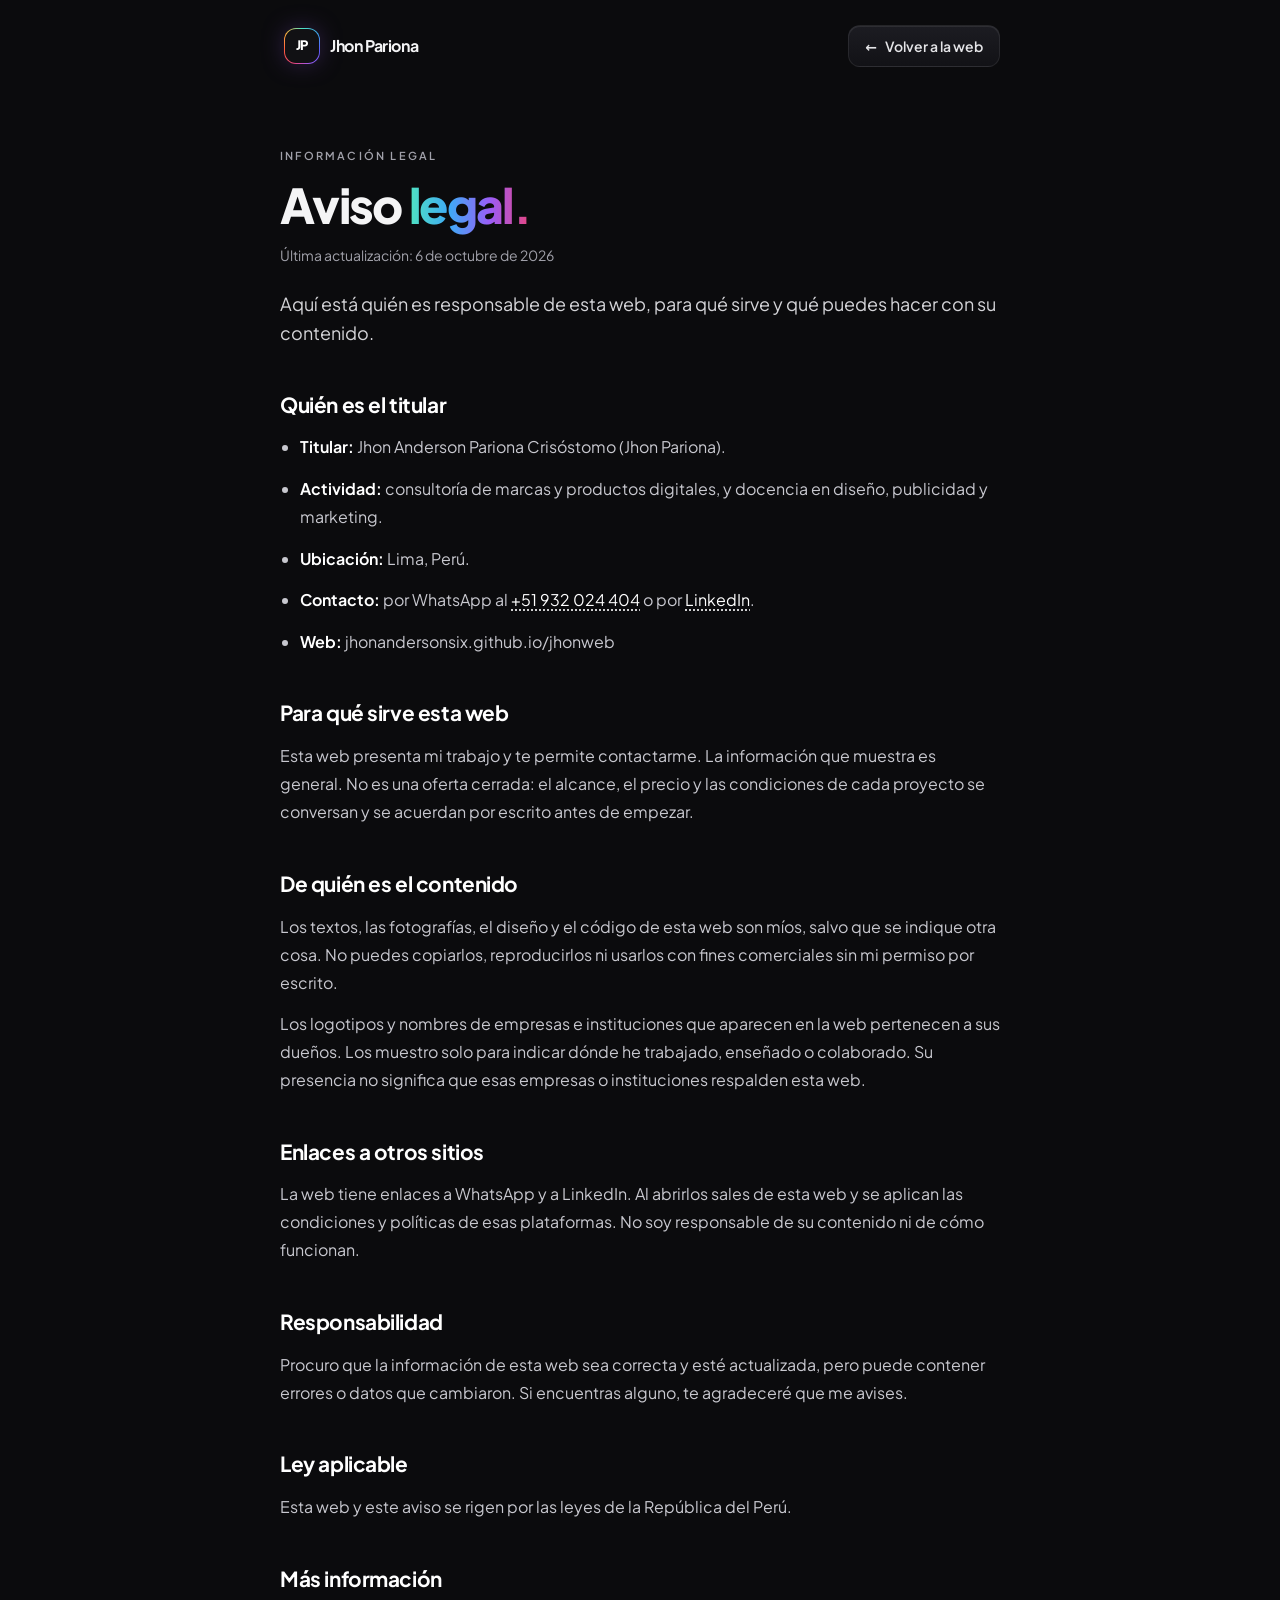
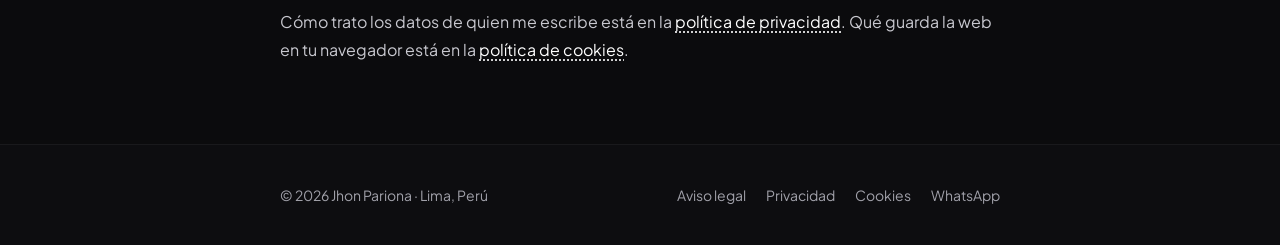
<file: aviso-legal.html>
<!doctype html>
<html lang="es">
<head>
<meta charset="utf-8">
<meta name="viewport" content="width=device-width, initial-scale=1, viewport-fit=cover">
<title>Aviso legal | Jhon Pariona</title>
<meta name="description" content="Quién está detrás de esta web, para qué sirve y quién es dueño de su contenido.">
<meta name="robots" content="index, follow">
<link rel="canonical" href="https://jhonandersonsix.github.io/jhonweb/aviso-legal.html">
<meta name="theme-color" content="#0B0B0D">
<meta name="color-scheme" content="dark">
<link rel="icon" href="favicon.ico" sizes="32x32">
<link rel="icon" href="favicon.svg" type="image/svg+xml">
<link rel="apple-touch-icon" href="apple-touch-icon.png">
<link rel="preload" href="fonts/plus-jakarta-sans.woff2" as="font" type="font/woff2" crossorigin>
<style>
  @font-face{font-family:"Plus Jakarta Sans";font-style:normal;font-weight:200 800;font-display:swap;src:url(fonts/plus-jakarta-sans.woff2) format("woff2")}
  @property --ang{syntax:'<angle>';inherits:false;initial-value:0deg}
  :root{--bg:#0B0B0D;--card:#111114;--line:rgba(255,255,255,.09);--fg:#F4F4F5;--mute:#A1A1AA;
    --s1:#4FE3C1;--s2:#3FA9F5;--s3:#5B5BF7;--s4:#9B5CF6;--s5:#E8457F;--s6:#FF5A3C;--s7:#FFB23F;
    --spec-c:conic-gradient(from var(--ang),var(--s1),var(--s2),var(--s3),var(--s4),var(--s5),var(--s6),var(--s7),var(--s1));color-scheme:dark}
  body{background:var(--bg);color:var(--fg);-webkit-font-smoothing:antialiased}
  :focus-visible{outline:2px solid var(--s1);outline-offset:3px;border-radius:10px}
  @keyframes ang{to{--ang:360deg}}
  @keyframes shift{to{background-position:200% 50%}}
  .t-spec{background:linear-gradient(90deg,var(--s1),var(--s2),var(--s4),var(--s5),var(--s7),var(--s4),var(--s1));background-size:200% 100%;-webkit-background-clip:text;background-clip:text;color:transparent;animation:shift 9s linear infinite}
  .btn-spec{--bb:#111114;border:1.5px solid transparent;color:#fff;background:linear-gradient(var(--bb),var(--bb)) padding-box,var(--spec-c) border-box;animation:ang 5s linear infinite;box-shadow:0 0 28px -8px color-mix(in srgb,var(--s4) 70%,transparent)}
  .btn-matte{background:linear-gradient(180deg,#1c1c22,#121216);border:1px solid rgba(255,255,255,.08);box-shadow:inset 0 1px 0 rgba(255,255,255,.08)}
  .btn-matte:hover{border-color:rgba(255,255,255,.24)}
  .doc h2{margin-top:2.6rem;font-size:1.3rem;font-weight:700;letter-spacing:-.02em;color:#fff}
  .doc p,.doc li{margin-top:.85rem;color:#c8c8cf;line-height:1.75}
  .doc ul{list-style:disc;padding-left:1.25rem}
  .doc a{color:#fff;text-decoration:underline;text-decoration-style:dotted;text-underline-offset:4px}
  .doc strong{color:#fff;font-weight:650}
  .doc code{font-size:.88em;padding:2px 6px;border-radius:6px;background:rgba(255,255,255,.06);color:#e4e4e7}
  @media (prefers-reduced-motion: reduce){*,*::before,*::after{animation:none!important;transition:none!important}}
</style>
<script>
  /* Aplica la paleta de color que el visitante eligió en la página principal */
  (function(){ var L=[null,['#4FE3C1','#3FD7E8','#3FA9F5','#4E7CF7','#5B5BF7','#7C5CF6','#9B5CF6'],['#9B5CF6','#C24FD8','#E8457F','#FF5A3C','#FF7A3C','#FF9A3C','#FFB23F'],['#4FE3C1','#B6F24F','#F2E94F','#FFB23F','#FF5A3C','#E8457F','#9B5CF6']];
    try{ var i=parseInt(localStorage.getItem('jp-luz'),10); if(L[i]) L[i].forEach(function(c,k){ document.documentElement.style.setProperty('--s'+(k+1), c); }); }catch(e){} })();
</script>
<link rel="stylesheet" href="css/estilos.css?v=20261006">
</head>
<body>
<header class="mx-auto flex w-full max-w-3xl items-center justify-between gap-3 px-4 pt-6 sm:px-6">
  <a href="index.html" class="flex items-center gap-2.5 rounded-xl px-1 py-1 font-bold tracking-tight">
    <span class="btn-spec grid h-9 w-9 place-items-center rounded-xl text-[13px] font-extrabold" style="animation-duration:7s">JP</span>
    <span>Jhon Pariona</span>
  </a>
  <a href="index.html" class="btn-matte inline-flex items-center gap-2 rounded-xl px-4 py-2.5 text-sm font-semibold text-zinc-200"><span aria-hidden="true">←</span> Volver a la web</a>
</header>
<main class="mx-auto max-w-3xl px-4 pt-14 sm:px-6 sm:pt-20">
  <p class="text-[11px] font-semibold uppercase tracking-[.2em] text-zinc-400">Información legal</p>
  <h1 class="mt-4 text-balance text-4xl font-extrabold tracking-[-.035em] sm:text-5xl">Aviso <span class="t-spec">legal.</span></h1>
  <p class="mt-4 text-sm text-zinc-400">Última actualización: 6 de octubre de 2026</p>
  <p class="mt-6 text-lg leading-relaxed text-zinc-300">Aquí está quién es responsable de esta web, para qué sirve y qué puedes hacer con su contenido.</p>
  <div class="doc mt-4">
    <h2>Quién es el titular</h2>
    <ul>
      <li><strong>Titular:</strong> Jhon Anderson Pariona Crisóstomo (Jhon Pariona).</li>
      <li><strong>Actividad:</strong> consultoría de marcas y productos digitales, y docencia en diseño, publicidad y marketing.</li>
      <li><strong>Ubicación:</strong> Lima, Perú.</li>
      <li><strong>Contacto:</strong> por WhatsApp al <a href="https://wa.me/51932024404" target="_blank" rel="noopener">+51 932 024 404</a> o por <a href="https://www.linkedin.com/in/andersonpariona/" target="_blank" rel="noopener">LinkedIn</a>.</li>
      <li><strong>Web:</strong> jhonandersonsix.github.io/jhonweb</li>
    </ul>

    <h2>Para qué sirve esta web</h2>
    <p>Esta web presenta mi trabajo y te permite contactarme. La información que muestra es general. No es una oferta cerrada: el alcance, el precio y las condiciones de cada proyecto se conversan y se acuerdan por escrito antes de empezar.</p>

    <h2>De quién es el contenido</h2>
    <p>Los textos, las fotografías, el diseño y el código de esta web son míos, salvo que se indique otra cosa. No puedes copiarlos, reproducirlos ni usarlos con fines comerciales sin mi permiso por escrito.</p>
    <p>Los logotipos y nombres de empresas e instituciones que aparecen en la web pertenecen a sus dueños. Los muestro solo para indicar dónde he trabajado, enseñado o colaborado. Su presencia no significa que esas empresas o instituciones respalden esta web.</p>

    <h2>Enlaces a otros sitios</h2>
    <p>La web tiene enlaces a WhatsApp y a LinkedIn. Al abrirlos sales de esta web y se aplican las condiciones y políticas de esas plataformas. No soy responsable de su contenido ni de cómo funcionan.</p>

    <h2>Responsabilidad</h2>
    <p>Procuro que la información de esta web sea correcta y esté actualizada, pero puede contener errores o datos que cambiaron. Si encuentras alguno, te agradeceré que me avises.</p>

    <h2>Ley aplicable</h2>
    <p>Esta web y este aviso se rigen por las leyes de la República del Perú.</p>

    <h2>Más información</h2>
    <p>Cómo trato los datos de quien me escribe está en la <a href="privacidad.html">política de privacidad</a>. Qué guarda la web en tu navegador está en la <a href="cookies.html">política de cookies</a>.</p>
  </div>
</main>
<footer class="mt-20 border-t border-white/5 bg-[#0d0d10]">
  <div class="mx-auto flex max-w-3xl flex-col gap-4 px-4 py-10 text-sm text-zinc-400 sm:flex-row sm:items-center sm:justify-between sm:px-6">
    <p>© 2026 Jhon Pariona · Lima, Perú</p>
    <nav class="flex flex-wrap gap-x-5 gap-y-2" aria-label="Información legal">
      <a href="aviso-legal.html" class="hover:text-white">Aviso legal</a>
      <a href="privacidad.html" class="hover:text-white">Privacidad</a>
      <a href="cookies.html" class="hover:text-white">Cookies</a>
      <a href="https://wa.me/51932024404" target="_blank" rel="noopener" class="hover:text-white">WhatsApp</a>
    </nav>
  </div>
</footer>
</body>
</html>
</file>
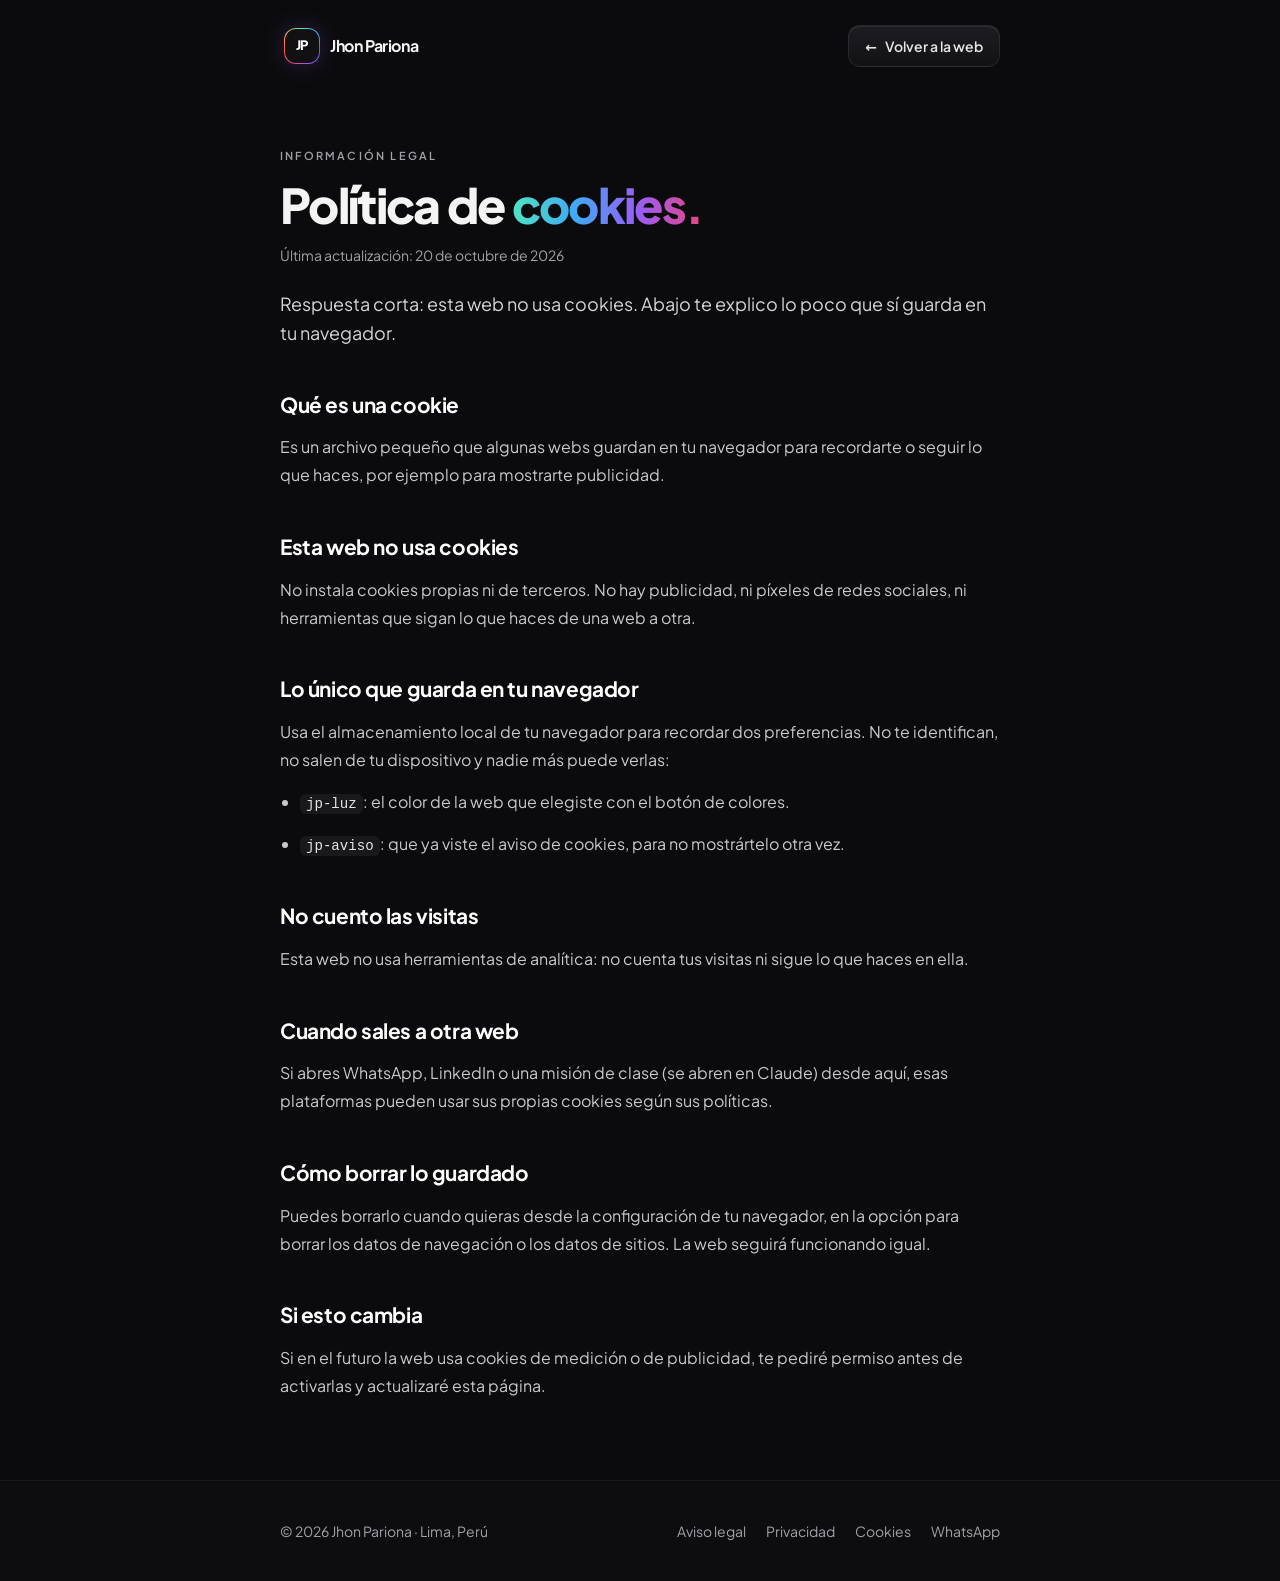
<file: cookies.html>
<!doctype html>
<html lang="es">
<head>
<meta charset="utf-8">
<meta name="viewport" content="width=device-width, initial-scale=1, viewport-fit=cover">
<title>Política de cookies | Jhon Pariona</title>
<meta name="description" content="Esta web no usa cookies. Qué guarda en tu navegador y cómo se miden las visitas.">
<meta name="robots" content="index, follow">
<link rel="canonical" href="https://jhonandersonsix.github.io/jhonweb/cookies.html">
<meta name="theme-color" content="#0B0B0D">
<meta name="color-scheme" content="dark">
<link rel="icon" href="favicon.ico" sizes="32x32">
<link rel="icon" href="favicon.svg" type="image/svg+xml">
<link rel="apple-touch-icon" href="apple-touch-icon.png">
<link rel="preload" href="fonts/plus-jakarta-sans.woff2" as="font" type="font/woff2" crossorigin>
<style>
  @font-face{font-family:"Plus Jakarta Sans";font-style:normal;font-weight:200 800;font-display:swap;src:url(fonts/plus-jakarta-sans.woff2) format("woff2")}
  @property --ang{syntax:'<angle>';inherits:false;initial-value:0deg}
  :root{--bg:#0B0B0D;--card:#111114;--line:rgba(255,255,255,.09);--fg:#F4F4F5;--mute:#A1A1AA;
    --s1:#4FE3C1;--s2:#3FA9F5;--s3:#5B5BF7;--s4:#9B5CF6;--s5:#E8457F;--s6:#FF5A3C;--s7:#FFB23F;
    --spec-c:conic-gradient(from var(--ang),var(--s1),var(--s2),var(--s3),var(--s4),var(--s5),var(--s6),var(--s7),var(--s1));color-scheme:dark}
  body{background:var(--bg);color:var(--fg);-webkit-font-smoothing:antialiased}
  :focus-visible{outline:2px solid var(--s1);outline-offset:3px;border-radius:10px}
  @keyframes ang{to{--ang:360deg}}
  @keyframes shift{to{background-position:200% 50%}}
  .t-spec{background:linear-gradient(90deg,var(--s1),var(--s2),var(--s4),var(--s5),var(--s7),var(--s4),var(--s1));background-size:200% 100%;-webkit-background-clip:text;background-clip:text;color:transparent;animation:shift 9s linear infinite}
  .btn-spec{--bb:#111114;border:1.5px solid transparent;color:#fff;background:linear-gradient(var(--bb),var(--bb)) padding-box,var(--spec-c) border-box;animation:ang 5s linear infinite;box-shadow:0 0 28px -8px color-mix(in srgb,var(--s4) 70%,transparent)}
  .btn-matte{background:linear-gradient(180deg,#1c1c22,#121216);border:1px solid rgba(255,255,255,.08);box-shadow:inset 0 1px 0 rgba(255,255,255,.08)}
  .btn-matte:hover{border-color:rgba(255,255,255,.24)}
  .doc h2{margin-top:2.6rem;font-size:1.3rem;font-weight:700;letter-spacing:-.02em;color:#fff}
  .doc p,.doc li{margin-top:.85rem;color:#c8c8cf;line-height:1.75}
  .doc ul{list-style:disc;padding-left:1.25rem}
  .doc a{color:#fff;text-decoration:underline;text-decoration-style:dotted;text-underline-offset:4px}
  .doc strong{color:#fff;font-weight:650}
  .doc code{font-size:.88em;padding:2px 6px;border-radius:6px;background:rgba(255,255,255,.06);color:#e4e4e7}
  @media (prefers-reduced-motion: reduce){*,*::before,*::after{animation:none!important;transition:none!important}}
</style>
<script>
  /* Aplica la paleta de color que el visitante eligió en la página principal */
  (function(){ var L=[null,['#4FE3C1','#3FD7E8','#3FA9F5','#4E7CF7','#5B5BF7','#7C5CF6','#9B5CF6'],['#9B5CF6','#C24FD8','#E8457F','#FF5A3C','#FF7A3C','#FF9A3C','#FFB23F'],['#4FE3C1','#B6F24F','#F2E94F','#FFB23F','#FF5A3C','#E8457F','#9B5CF6']];
    try{ var i=parseInt(localStorage.getItem('jp-luz'),10); if(L[i]) L[i].forEach(function(c,k){ document.documentElement.style.setProperty('--s'+(k+1), c); }); }catch(e){} })();
</script>
<link rel="stylesheet" href="css/estilos.css?v=20261006">
</head>
<body>
<header class="mx-auto flex w-full max-w-3xl items-center justify-between gap-3 px-4 pt-6 sm:px-6">
  <a href="index.html" class="flex items-center gap-2.5 rounded-xl px-1 py-1 font-bold tracking-tight">
    <span class="btn-spec grid h-9 w-9 place-items-center rounded-xl text-[13px] font-extrabold" style="animation-duration:7s">JP</span>
    <span>Jhon Pariona</span>
  </a>
  <a href="index.html" class="btn-matte inline-flex items-center gap-2 rounded-xl px-4 py-2.5 text-sm font-semibold text-zinc-200"><span aria-hidden="true">←</span> Volver a la web</a>
</header>
<main class="mx-auto max-w-3xl px-4 pt-14 sm:px-6 sm:pt-20">
  <p class="text-[11px] font-semibold uppercase tracking-[.2em] text-zinc-400">Información legal</p>
  <h1 class="mt-4 text-balance text-4xl font-extrabold tracking-[-.035em] sm:text-5xl">Política de <span class="t-spec">cookies.</span></h1>
  <p class="mt-4 text-sm text-zinc-400">Última actualización: 20 de octubre de 2026</p>
  <p class="mt-6 text-lg leading-relaxed text-zinc-300">Respuesta corta: esta web no usa cookies. Abajo te explico lo poco que sí guarda en tu navegador.</p>
  <div class="doc mt-4">
    <h2>Qué es una cookie</h2>
    <p>Es un archivo pequeño que algunas webs guardan en tu navegador para recordarte o seguir lo que haces, por ejemplo para mostrarte publicidad.</p>

    <h2>Esta web no usa cookies</h2>
    <p>No instala cookies propias ni de terceros. No hay publicidad, ni píxeles de redes sociales, ni herramientas que sigan lo que haces de una web a otra.</p>

    <h2>Lo único que guarda en tu navegador</h2>
    <p>Usa el almacenamiento local de tu navegador para recordar dos preferencias. No te identifican, no salen de tu dispositivo y nadie más puede verlas:</p>
    <ul>
      <li><code>jp-luz</code>: el color de la web que elegiste con el botón de colores.</li>
      <li><code>jp-aviso</code>: que ya viste el aviso de cookies, para no mostrártelo otra vez.</li>
    </ul>

    <h2>No cuento las visitas</h2>
    <p>Esta web no usa herramientas de analítica: no cuenta tus visitas ni sigue lo que haces en ella.</p>

    <h2>Cuando sales a otra web</h2>
    <p>Si abres WhatsApp, LinkedIn o una misión de clase (se abren en Claude) desde aquí, esas plataformas pueden usar sus propias cookies según sus políticas.</p>

    <h2>Cómo borrar lo guardado</h2>
    <p>Puedes borrarlo cuando quieras desde la configuración de tu navegador, en la opción para borrar los datos de navegación o los datos de sitios. La web seguirá funcionando igual.</p>

    <h2>Si esto cambia</h2>
    <p>Si en el futuro la web usa cookies de medición o de publicidad, te pediré permiso antes de activarlas y actualizaré esta página.</p>
  </div>
</main>
<footer class="mt-20 border-t border-white/5 bg-[#0d0d10]">
  <div class="mx-auto flex max-w-3xl flex-col gap-4 px-4 py-10 text-sm text-zinc-400 sm:flex-row sm:items-center sm:justify-between sm:px-6">
    <p>© 2026 Jhon Pariona · Lima, Perú</p>
    <nav class="flex flex-wrap gap-x-5 gap-y-2" aria-label="Información legal">
      <a href="aviso-legal.html" class="hover:text-white">Aviso legal</a>
      <a href="privacidad.html" class="hover:text-white">Privacidad</a>
      <a href="cookies.html" class="hover:text-white">Cookies</a>
      <a href="https://wa.me/51932024404" target="_blank" rel="noopener" class="hover:text-white">WhatsApp</a>
    </nav>
  </div>
</footer>
</body>
</html>
</file>
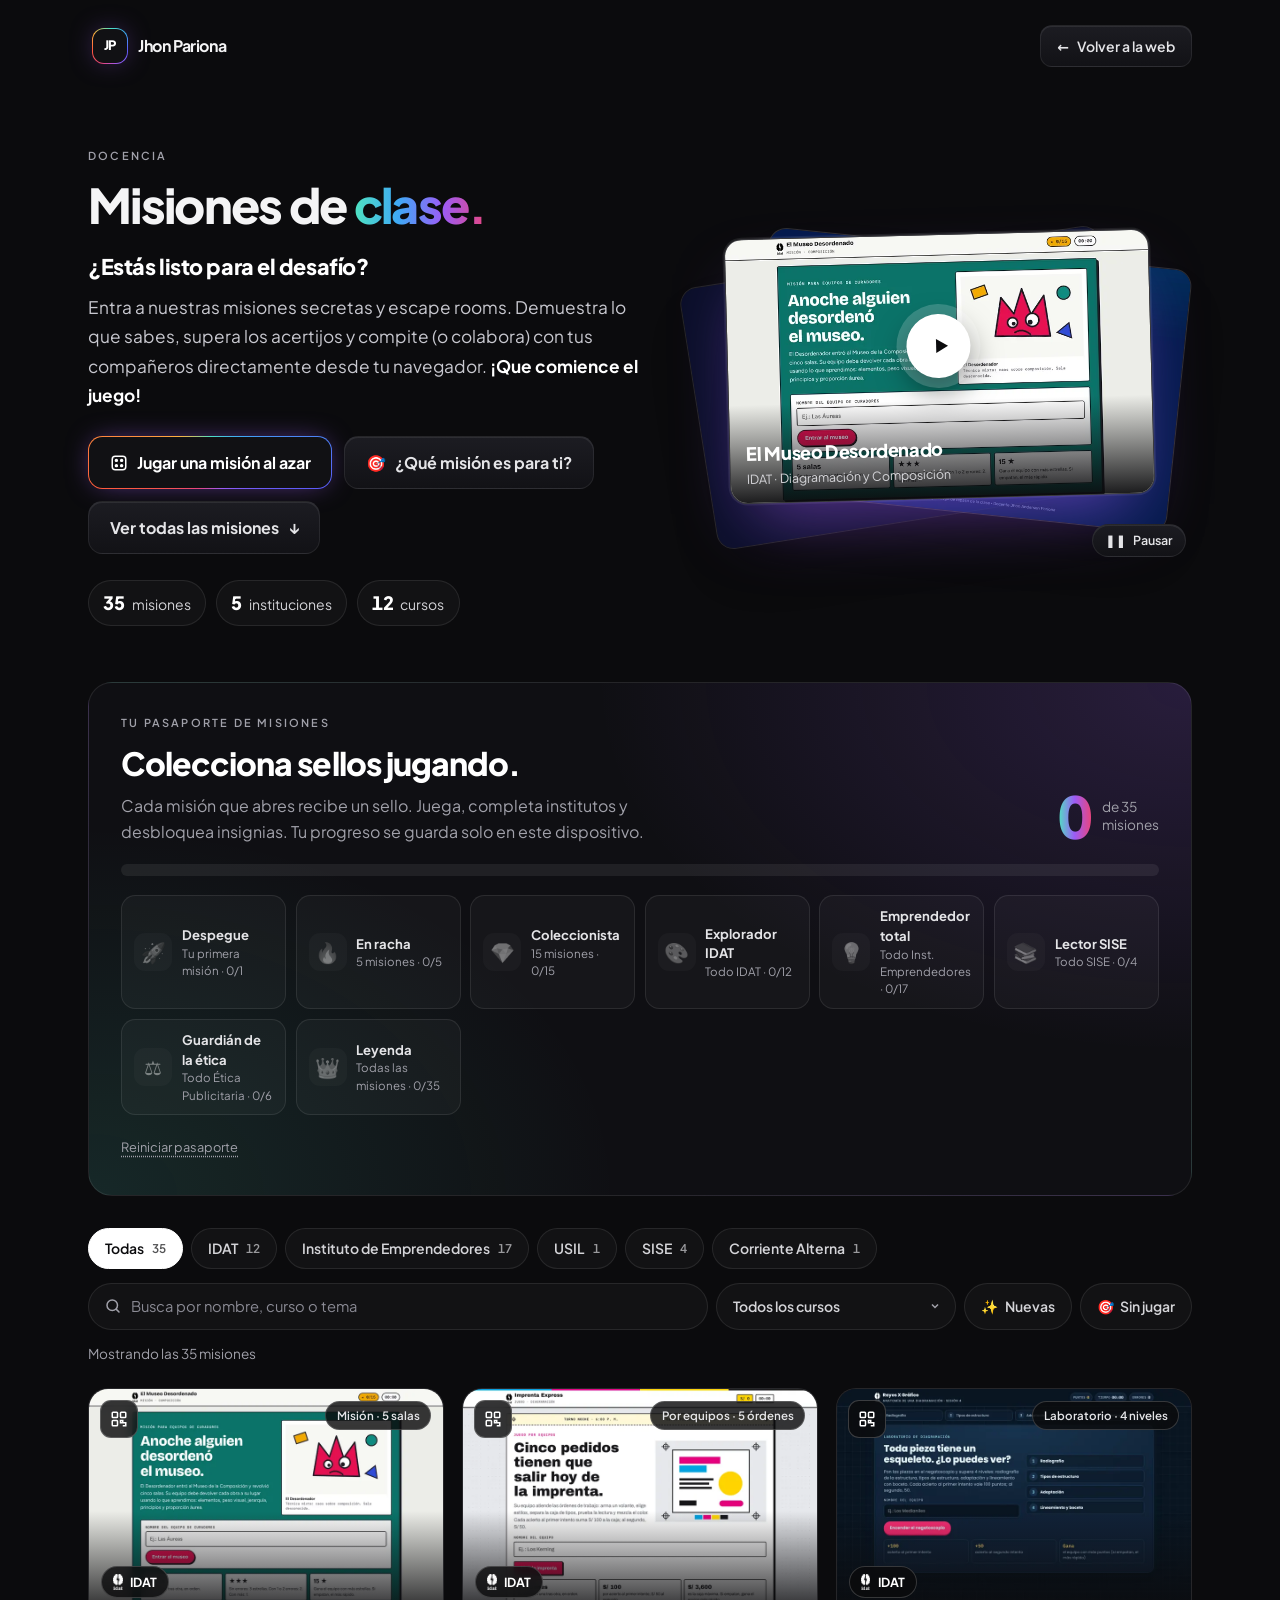
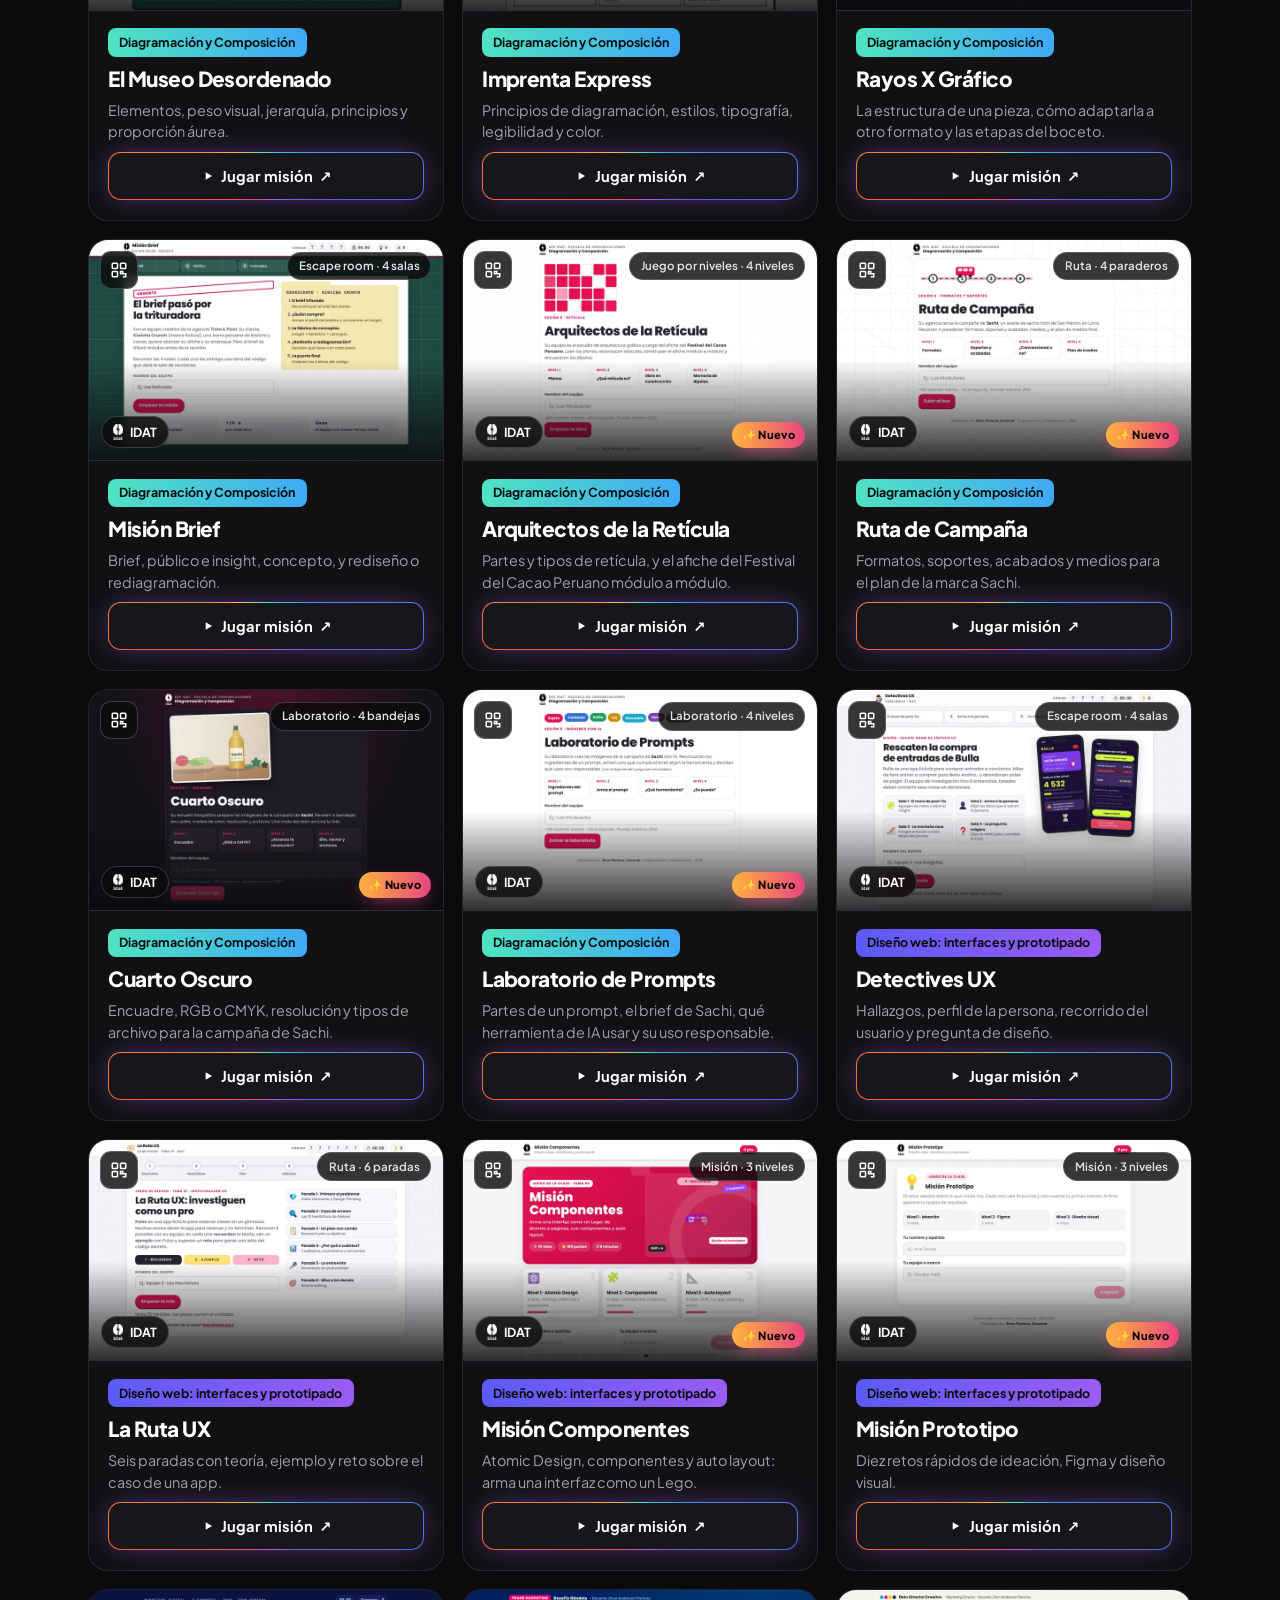
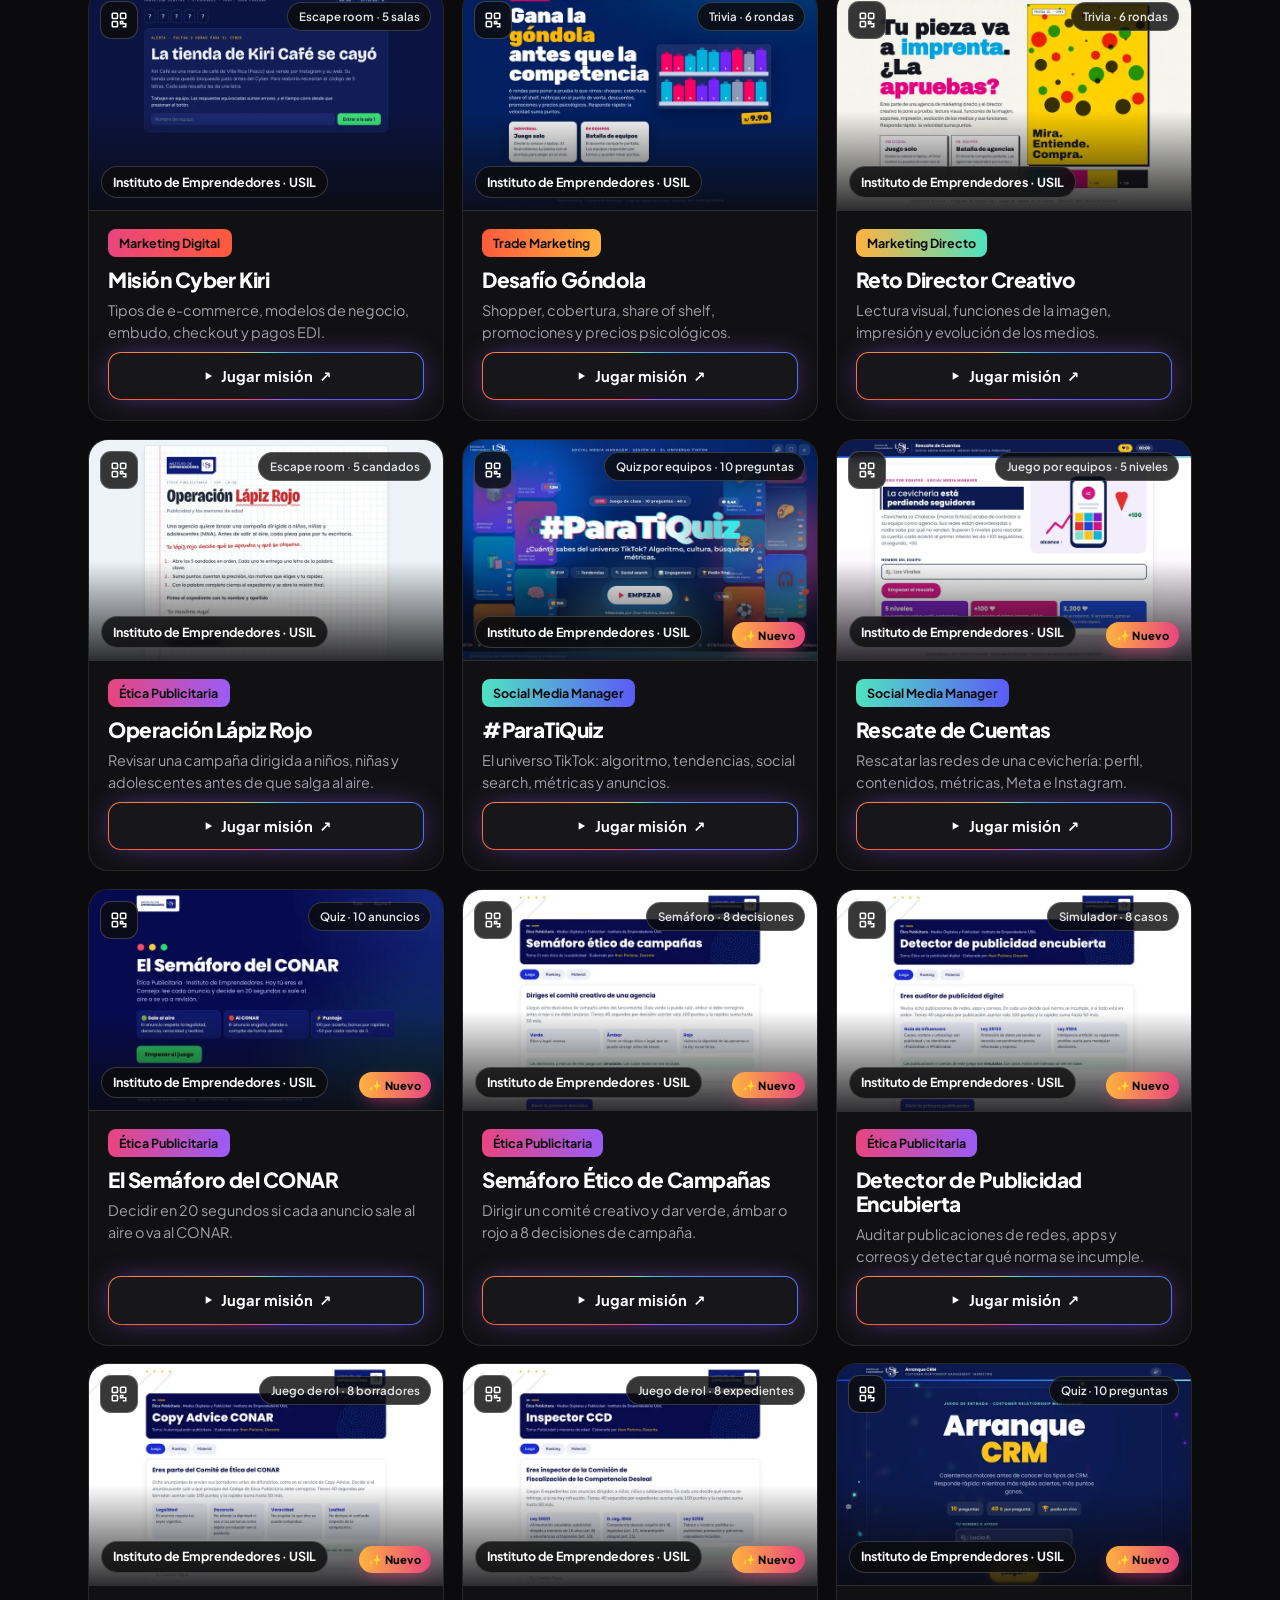
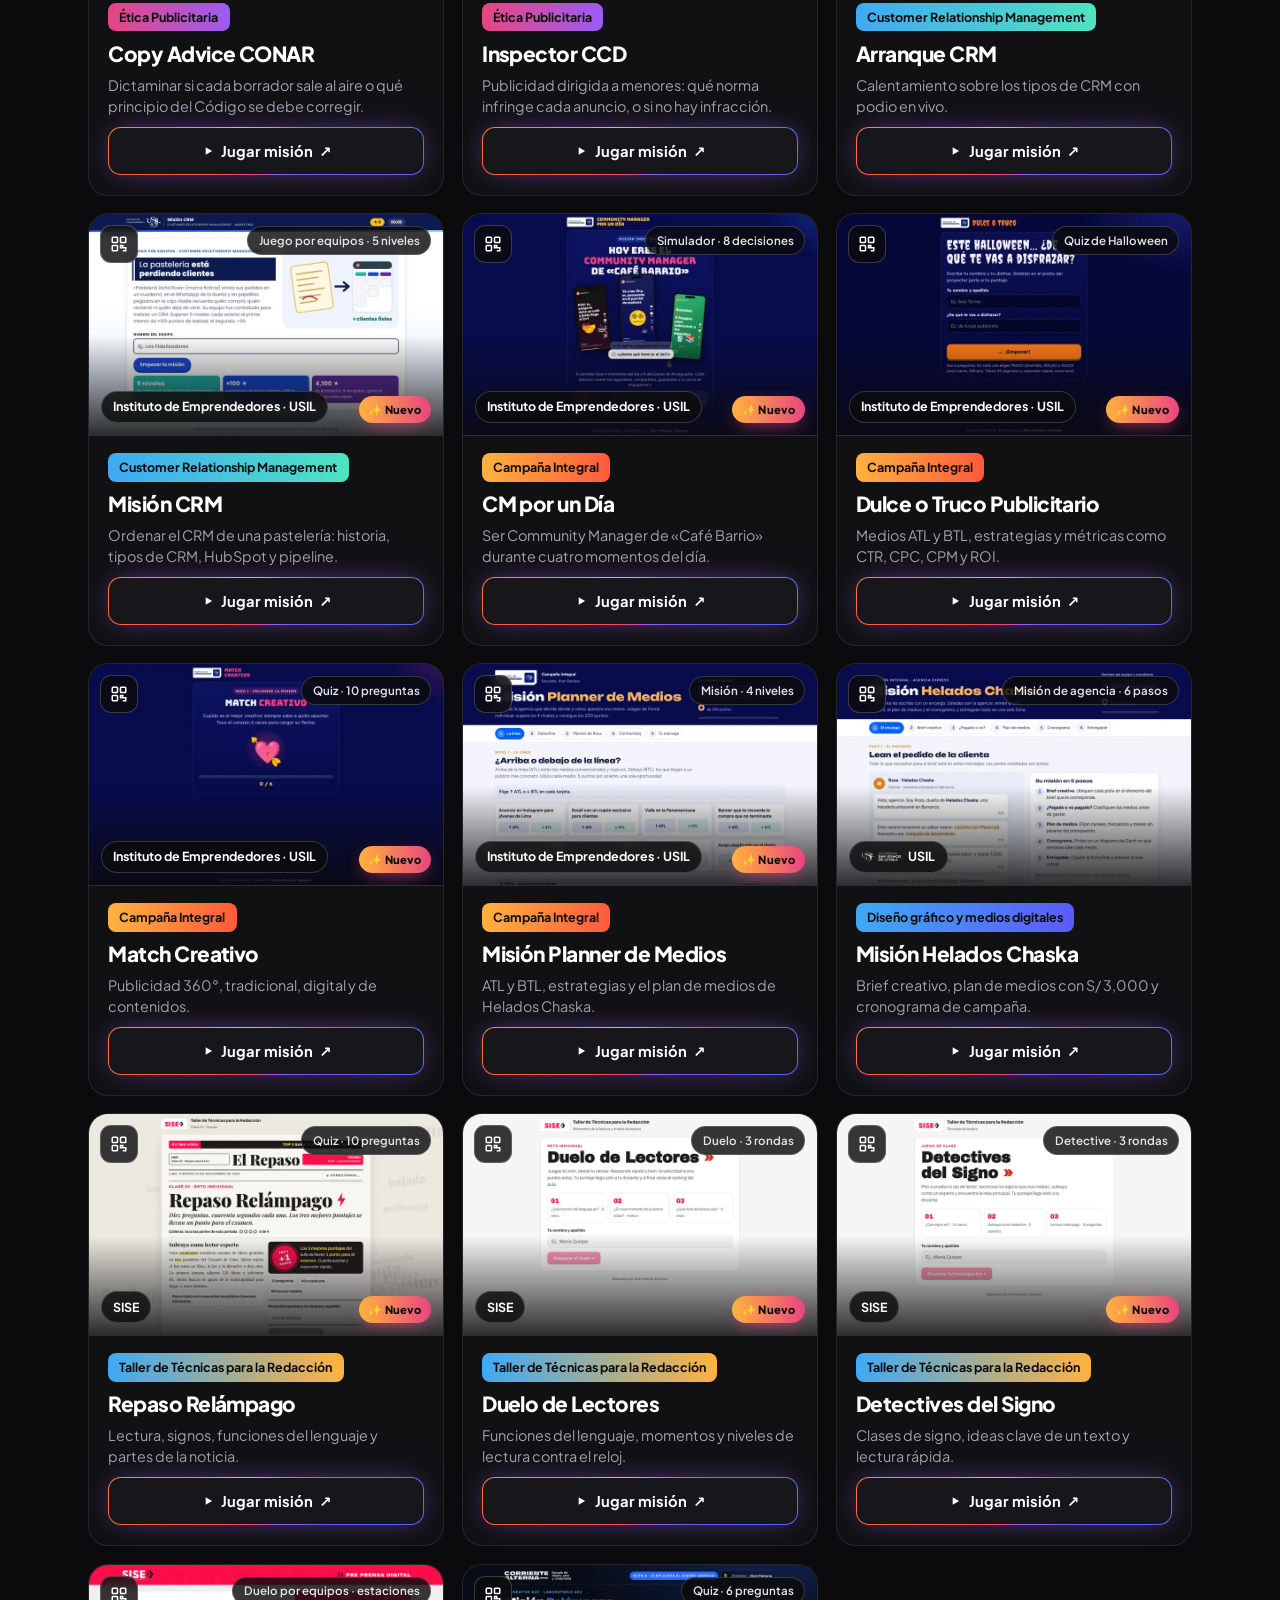
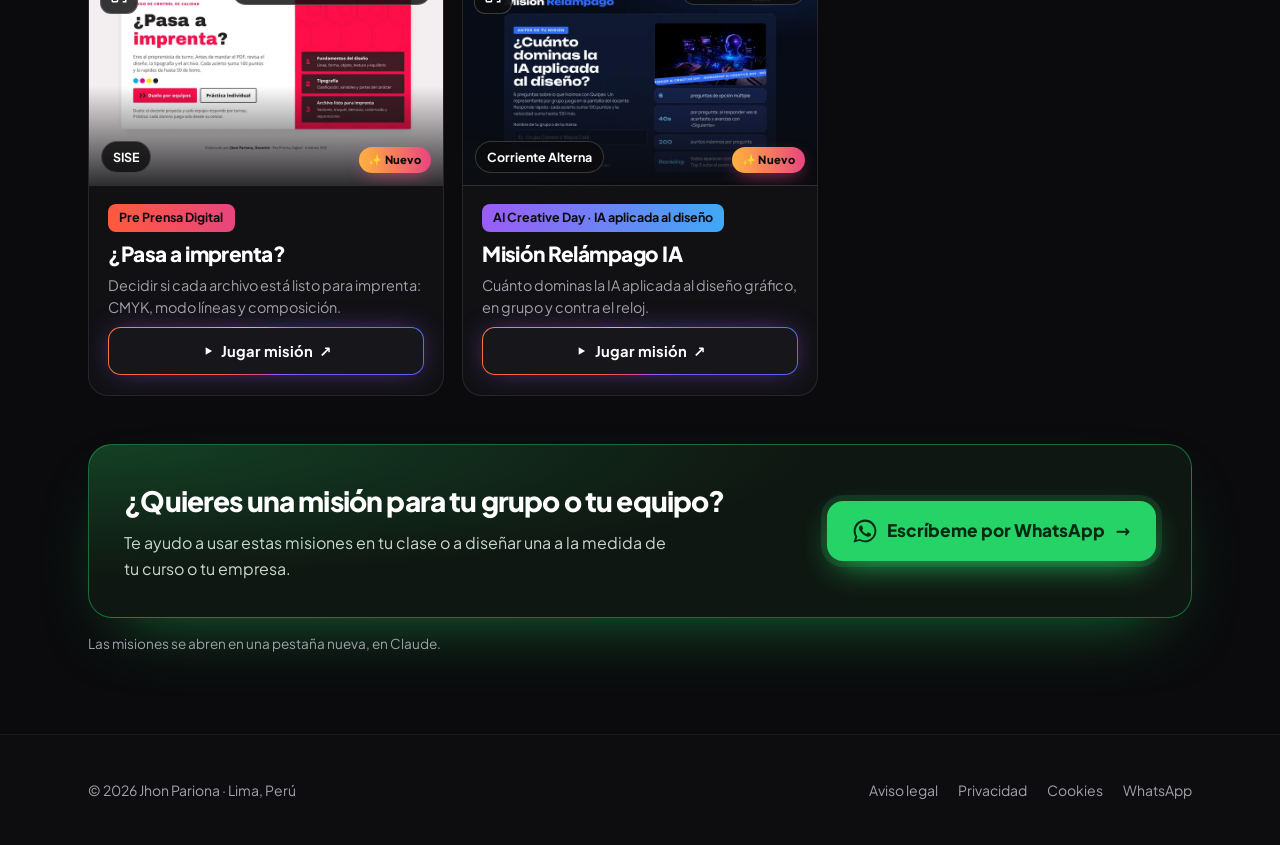
<file: misiones.html>
<!doctype html>
<html lang="es">
<head>
<meta charset="utf-8">
<meta name="viewport" content="width=device-width, initial-scale=1, viewport-fit=cover">
<title>Misiones de clase | Jhon Pariona</title>
<meta name="description" content="35 juegos y escape rooms que uso en clase en IDAT, USIL, el Instituto de Emprendedores y SISE para practicar diseño, publicidad, marketing, redacción y experiencia de usuario.">
<meta name="robots" content="index, follow">
<link rel="canonical" href="https://jhonandersonsix.github.io/jhonweb/misiones.html">
<meta property="og:type" content="website">
<meta property="og:site_name" content="Jhon Pariona">
<meta property="og:locale" content="es_PE">
<meta property="og:title" content="Misiones de clase | Jhon Pariona">
<meta property="og:description" content="35 misiones secretas y escape rooms para practicar diseño, publicidad, marketing, redacción y experiencia de usuario desde el navegador.">
<meta property="og:url" content="https://jhonandersonsix.github.io/jhonweb/misiones.html">
<meta property="og:image" content="https://jhonandersonsix.github.io/jhonweb/img/og-misiones.jpg?v=2">
<meta property="og:image:width" content="1200">
<meta property="og:image:height" content="630">
<meta property="og:image:alt" content="Capturas de las misiones de clase de Jhon Pariona">
<meta name="twitter:card" content="summary_large_image">
<meta name="twitter:image" content="https://jhonandersonsix.github.io/jhonweb/img/og-misiones.jpg?v=2">
<meta name="theme-color" content="#0B0B0D">
<meta name="color-scheme" content="dark">
<link rel="icon" href="favicon.ico" sizes="32x32">
<link rel="icon" href="favicon.svg" type="image/svg+xml">
<link rel="apple-touch-icon" href="apple-touch-icon.png">
<link rel="preload" href="fonts/plus-jakarta-sans.woff2" as="font" type="font/woff2" crossorigin>
<style>
  @font-face{font-family:"Plus Jakarta Sans";font-style:normal;font-weight:200 800;font-display:swap;src:url(fonts/plus-jakarta-sans.woff2) format("woff2")}
  @property --ang{syntax:'<angle>';inherits:false;initial-value:0deg}
  :root{--bg:#0B0B0D;--card:#111114;--line:rgba(255,255,255,.09);--fg:#F4F4F5;--mute:#A1A1AA;
    --s1:#4FE3C1;--s2:#3FA9F5;--s3:#5B5BF7;--s4:#9B5CF6;--s5:#E8457F;--s6:#FF5A3C;--s7:#FFB23F;
    --spec-c:conic-gradient(from var(--ang),var(--s1),var(--s2),var(--s3),var(--s4),var(--s5),var(--s6),var(--s7),var(--s1));color-scheme:dark}
  body{background:var(--bg);color:var(--fg);-webkit-font-smoothing:antialiased}
  :focus-visible{outline:2px solid var(--s1);outline-offset:3px;border-radius:10px}
  @keyframes ang{to{--ang:360deg}}
  @keyframes shift{to{background-position:200% 50%}}
  .t-spec{background:linear-gradient(90deg,var(--s1),var(--s2),var(--s4),var(--s5),var(--s7),var(--s4),var(--s1));background-size:200% 100%;-webkit-background-clip:text;background-clip:text;color:transparent;animation:shift 9s linear infinite}
  .btn-spec{--bb:#111114;border:1.5px solid transparent;color:#fff;background:linear-gradient(var(--bb),var(--bb)) padding-box,var(--spec-c) border-box;animation:ang 5s linear infinite;box-shadow:0 0 28px -8px color-mix(in srgb,var(--s4) 70%,transparent)}
  .btn-matte{background:linear-gradient(180deg,#1c1c22,#121216);border:1px solid rgba(255,255,255,.08);box-shadow:inset 0 1px 0 rgba(255,255,255,.08)}
  .btn-matte:hover{border-color:rgba(255,255,255,.24)}

  /* --- Misiones --- */
  .wrap{max-width:72rem;margin-inline:auto;padding-inline:1rem}
  @media (min-width:640px){.wrap{padding-inline:1.5rem}}
  .stats{display:flex;flex-wrap:wrap;gap:.6rem;margin-top:1.6rem}
  .stats span{display:inline-flex;align-items:baseline;gap:.4rem;padding:.5rem .9rem;border-radius:999px;border:1px solid var(--line);background:rgba(255,255,255,.03);font-size:.875rem;color:#d4d4d8}
  .stats b{font-size:1.15rem;font-weight:800;color:#fff;font-variant-numeric:tabular-nums}
  .filters{display:flex;flex-wrap:wrap;gap:.5rem;margin-top:2rem}
  .filters button{display:inline-flex;align-items:center;gap:.5rem;font:inherit;font-size:.875rem;font-weight:600;color:#d4d4d8;padding:.55rem 1rem;border-radius:999px;border:1px solid var(--line);background:rgba(255,255,255,.03);cursor:pointer;transition:border-color .2s,background-color .2s,color .2s}
  .filters button:hover{border-color:rgba(255,255,255,.24);color:#fff}
  .filters button small{font-size:.75rem;opacity:.7;font-variant-numeric:tabular-nums}
  .filters button[aria-pressed="true"]{background:#fff;color:#0B0B0D;border-color:#fff}

  ul.grid{display:grid;grid-template-columns:repeat(auto-fill,minmax(min(100%,20rem),1fr));gap:1.1rem;margin-top:1.5rem;list-style:none;padding:0}
  .mi[hidden]{display:none}
  .mi a{display:flex;flex-direction:column;height:100%;border-radius:1.25rem;background:var(--card);border:1px solid var(--line);overflow:hidden;color:inherit;text-decoration:none;transition:border-color .25s,transform .25s,box-shadow .25s}
  .mi a:hover{border-color:rgba(255,255,255,.22);transform:translateY(-4px);box-shadow:0 24px 50px -24px color-mix(in srgb,var(--s4) 55%,transparent)}
  .shot{position:relative;aspect-ratio:16/10;overflow:hidden;background:#1a1a1f;border-bottom:1px solid var(--line)}
  .shot img{width:100%;height:100%;object-fit:cover;object-position:top center;display:block;transition:transform .5s cubic-bezier(.2,.8,.2,1)}
  .mi a:hover .shot img{transform:scale(1.04)}
  .shot::after{content:"";position:absolute;inset:auto 0 0;height:45%;background:linear-gradient(transparent,rgba(11,11,13,.85));pointer-events:none}
  .inst{position:absolute;left:.75rem;bottom:.75rem;z-index:1;display:inline-flex;align-items:center;gap:.45rem;padding:.35rem .7rem;border-radius:999px;background:rgba(11,11,13,.82);border:1px solid rgba(255,255,255,.18);font-size:.78rem;font-weight:700;color:#fff;-webkit-backdrop-filter:blur(6px);backdrop-filter:blur(6px)}
  .inst img{height:16px;width:auto;display:block}
  .fmt{position:absolute;right:.75rem;top:.75rem;z-index:1;padding:.3rem .65rem;border-radius:999px;background:rgba(11,11,13,.82);border:1px solid rgba(255,255,255,.18);font-size:.72rem;font-weight:600;color:#e4e4e7}
  .body{display:flex;flex-direction:column;gap:.55rem;padding:1.1rem 1.2rem 1.25rem;flex:1}
  .curso{align-self:flex-start;display:inline-flex;align-items:center;gap:.45rem;font-size:.78rem;font-weight:700;color:#0B0B0D;padding:.3rem .7rem;border-radius:.5rem;background:linear-gradient(90deg,var(--c1),var(--c2))}
  .body h2{font-size:1.3rem;font-weight:800;letter-spacing:-.025em;line-height:1.15;color:#fff;margin:.1rem 0 0}
  .body p{margin:0;color:#a1a1aa;line-height:1.5;font-size:.9rem}
  .play{margin-top:auto;padding-top:.6rem;display:inline-flex;align-items:center;gap:.4rem;font-weight:700;font-size:.92rem;color:#fff}
  .play i{font-style:normal;transition:transform .25s}
  .mi a:hover .play i{transform:translate(3px,-3px)}
  /* Hero en dos columnas con mazo de misiones */
  .hero{display:grid;gap:2.5rem;align-items:center}
  @media (min-width:900px){.hero{grid-template-columns:minmax(0,1.05fr) minmax(0,.95fr)}}
  .hero-q{margin-top:1.4rem;font-size:1.35rem;font-weight:800;letter-spacing:-.02em;color:#fff}
  .hero-p{margin-top:.6rem;max-width:36rem;font-size:1.08rem;line-height:1.7;color:#c8c8cf}
  .hero-p strong{color:#fff}
  .hero-cta{display:flex;flex-wrap:wrap;gap:.75rem;margin-top:1.6rem}
  .rand,.see{display:inline-flex;align-items:center;gap:.55rem;padding:.85rem 1.3rem;border-radius:.9rem;font:inherit;font-weight:700;font-size:1rem;cursor:pointer;color:#fff;text-decoration:none}
  .rand svg{transition:transform .4s}
  .rand:hover svg{transform:rotate(180deg)}
  .see{color:#e4e4e7}
  .deck{position:relative;display:block;aspect-ratio:16/11;width:100%;text-decoration:none;color:inherit}
  .deck-card{position:absolute;left:8%;top:6%;width:84%;aspect-ratio:16/10;border-radius:1.1rem;overflow:hidden;border:1px solid rgba(255,255,255,.14);background:#1a1a1f;box-shadow:0 30px 60px -25px rgba(0,0,0,.9);transition:transform .5s cubic-bezier(.2,.8,.2,1)}
  .deck-card img{width:100%;height:100%;object-fit:cover;object-position:top;display:block;transition:opacity .35s}
  .deck .c3{transform:rotate(-9deg) translate(-8%,6%);opacity:.55}
  .deck .c2{transform:rotate(6deg) translate(7%,4%);opacity:.75}
  .deck .c1{transform:rotate(-1.5deg);box-shadow:0 34px 70px -24px color-mix(in srgb,var(--s4) 60%,transparent),0 0 0 1.5px rgba(255,255,255,.08)}
  .deck:hover .c1{transform:rotate(0) scale(1.03)}
  .deck:hover .c3{transform:rotate(-13deg) translate(-12%,8%)}
  .deck:hover .c2{transform:rotate(10deg) translate(11%,5%)}
  .deck-play{position:absolute;left:50%;top:42%;width:64px;height:64px;margin:-32px 0 0 -32px;border-radius:50%;display:grid;place-items:center;color:#0B0B0D;background:#fff;box-shadow:0 0 0 10px rgba(255,255,255,.18),0 12px 30px rgba(0,0,0,.5);animation:pulse 2.2s ease-in-out infinite}
  .deck-play svg{margin-left:3px}
  @keyframes pulse{0%,100%{box-shadow:0 0 0 8px rgba(255,255,255,.16),0 12px 30px rgba(0,0,0,.5)}50%{box-shadow:0 0 0 18px rgba(255,255,255,.04),0 12px 30px rgba(0,0,0,.5)}}
  .deck-tag{position:absolute;left:0;right:0;bottom:0;padding:2.2rem 1rem .9rem;display:grid;gap:.15rem;background:linear-gradient(transparent,rgba(11,11,13,.92))}
  .deck-tag b{font-size:1.15rem;font-weight:800;color:#fff;letter-spacing:-.02em}
  .deck-tag small{font-size:.78rem;color:#d4d4d8}

  /* Tarjetas: botón de jugar sobre la imagen y botón grande abajo */
  .hover-play{position:absolute;left:50%;top:45%;z-index:2;width:62px;height:62px;margin:-31px 0 0 -31px;border-radius:50%;display:grid;place-items:center;background:#fff;color:#0B0B0D;box-shadow:0 0 0 10px rgba(255,255,255,.16),0 14px 34px rgba(0,0,0,.55);opacity:0;transform:scale(.6);transition:opacity .3s,transform .35s cubic-bezier(.2,1.4,.4,1)}
  .hover-play svg{margin-left:3px}
  .mi a:hover .hover-play,.mi a:focus-visible .hover-play{opacity:1;transform:scale(1)}
  .shot::before{content:"";position:absolute;inset:0;z-index:1;background:rgba(11,11,13,.35);opacity:0;transition:opacity .3s}
  .mi a:hover .shot::before{opacity:1}
  .play.btn-spec{--bb:#16161b;align-self:stretch;justify-content:center;margin-top:auto;padding:.75rem 1rem;border-radius:.8rem;animation-duration:6s}
  .mi a:hover .play.btn-spec{--bb:#1f1f27}
  @media (hover:none){.hover-play{display:none}}

  /* Llamada a WhatsApp */
  .wa-cta{margin-top:3rem;display:grid;gap:1.4rem;align-items:center;padding:clamp(1.4rem,3vw,2.2rem);border-radius:1.5rem;background:radial-gradient(120% 140% at 0% 0%,rgba(37,211,102,.22),transparent 55%),#0f1712;border:1.5px solid rgba(37,211,102,.45);box-shadow:0 30px 70px -35px rgba(37,211,102,.55)}
  @media (min-width:760px){.wa-cta{grid-template-columns:1fr auto}}
  .wa-cta h2{margin:0;font-size:clamp(1.35rem,2.6vw,1.75rem);font-weight:800;letter-spacing:-.03em;color:#fff;text-wrap:balance}
  .wa-cta p{margin:.5rem 0 0;color:#c9d8cf;line-height:1.6;max-width:34rem}
  .wa-big{display:inline-flex;align-items:center;justify-content:center;gap:.65rem;padding:1.05rem 1.6rem;border-radius:1rem;background:#25D366;color:#062b14;font-weight:800;font-size:1.08rem;text-decoration:none;text-align:center;max-width:100%;box-shadow:0 12px 34px -10px rgba(37,211,102,.85),0 0 0 6px rgba(37,211,102,.14);transition:transform .2s,box-shadow .2s,background-color .2s;animation:waGlow 2.6s ease-in-out infinite}
  .wa-big:hover{background:#2fe072;transform:translateY(-2px);box-shadow:0 18px 40px -10px rgba(37,211,102,.95),0 0 0 8px rgba(37,211,102,.18)}
  .wa-big span{transition:transform .2s}
  .wa-big:hover span{transform:translateX(4px)}
  @keyframes waGlow{0%,100%{box-shadow:0 12px 34px -10px rgba(37,211,102,.85),0 0 0 6px rgba(37,211,102,.14)}50%{box-shadow:0 12px 34px -10px rgba(37,211,102,.85),0 0 0 12px rgba(37,211,102,.06)}}
  .foot-note{margin-top:1rem;font-size:.85rem;color:#a1a1aa}
  @media (max-width:759px){.wa-big{width:100%}}
  .sr{position:absolute;width:1px;height:1px;padding:0;margin:-1px;overflow:hidden;clip:rect(0 0 0 0);white-space:nowrap;border:0}
  .deck-wrap{position:relative;justify-self:center;width:100%;max-width:34rem}
  .deck-pause{position:absolute;right:.4rem;bottom:.2rem;z-index:3;display:inline-flex;align-items:center;gap:.4rem;padding:.4rem .75rem;border-radius:999px;font:inherit;font-size:.78rem;font-weight:600;color:#e4e4e7;cursor:pointer}
  .note{margin-top:2.5rem;padding:1rem 1.2rem;border-radius:1rem;border:1px dashed var(--line);color:#a1a1aa;font-size:.9rem;line-height:1.6}
  .note a{color:#fff;text-decoration:underline;text-decoration-style:dotted;text-underline-offset:4px}
  /* --- Interactivos: pasaporte, buscador, ruleta, test y proyector --- */
  .eyebrow{margin:0;font-size:11px;font-weight:600;letter-spacing:.2em;text-transform:uppercase;color:#a1a1aa}
  .pass{margin-top:3.5rem;padding:clamp(1.2rem,3vw,2rem);border-radius:1.5rem;border:1px solid var(--line);background:radial-gradient(90% 120% at 100% 0%,color-mix(in srgb,var(--s4) 18%,transparent),transparent 60%),radial-gradient(80% 120% at 0% 100%,color-mix(in srgb,var(--s1) 12%,transparent),transparent 60%),#0f0f13}
  .pass-top{display:flex;flex-wrap:wrap;align-items:flex-end;justify-content:space-between;gap:1.2rem}
  .pass h2{margin:.5rem 0 0;font-size:clamp(1.5rem,3vw,2rem);font-weight:800;letter-spacing:-.03em;color:#fff}
  .pass-p{margin:.4rem 0 0;max-width:36rem;color:#a1a1aa;line-height:1.6}
  .pass-meter{display:flex;align-items:center;gap:.7rem}
  .pass-meter b{font-size:clamp(2.6rem,6vw,3.6rem);font-weight:800;line-height:1;letter-spacing:-.04em;background:linear-gradient(90deg,var(--s1),var(--s4),var(--s5));-webkit-background-clip:text;background-clip:text;color:transparent;font-variant-numeric:tabular-nums}
  .pass-meter span{font-size:.85rem;line-height:1.3;color:#a1a1aa}
  .pass-bar{position:relative;height:12px;margin-top:1.2rem;border-radius:999px;background:rgba(255,255,255,.07);overflow:hidden}
  .pass-bar i{position:absolute;inset:0 auto 0 0;width:0;border-radius:inherit;background:linear-gradient(90deg,var(--s1),var(--s2),var(--s4),var(--s5),var(--s7));background-size:200% 100%;animation:shift 4s linear infinite;transition:width .9s cubic-bezier(.2,.8,.2,1)}
  .badges{display:grid;grid-template-columns:repeat(auto-fill,minmax(9.5rem,1fr));gap:.6rem;margin:1.2rem 0 0;padding:0;list-style:none}
  .badge{position:relative;display:flex;align-items:center;gap:.6rem;padding:.65rem .75rem;border-radius:.9rem;border:1px solid var(--line);background:rgba(255,255,255,.03);transition:border-color .3s,background-color .3s,transform .3s}
  .badge i{display:grid;place-items:center;width:38px;height:38px;flex-shrink:0;border-radius:11px;font-style:normal;font-size:1.25rem;background:rgba(255,255,255,.06);filter:grayscale(1);opacity:.45;transition:filter .4s,opacity .4s,transform .4s}
  .badge b{display:block;font-size:.82rem;color:#e4e4e7}
  .badge small{display:block;font-size:.72rem;color:#a1a1aa}
  .badge.on{border-color:color-mix(in srgb,var(--s4) 55%,transparent);background:color-mix(in srgb,var(--s4) 10%,transparent)}
  .badge.on i{filter:none;opacity:1;background:linear-gradient(135deg,color-mix(in srgb,var(--s1) 35%,transparent),color-mix(in srgb,var(--s5) 35%,transparent))}
  .badge.on:hover i{transform:rotate(-10deg) scale(1.12)}
  .badge.pop{animation:badgePop .7s cubic-bezier(.2,.8,.2,1)}
  @keyframes badgePop{0%{transform:scale(1)}35%{transform:scale(1.12)}100%{transform:scale(1)}}
  .pass-reset{margin-top:1rem;padding:.4rem 0;font:inherit;font-size:.8rem;color:#a1a1aa;background:none;border:0;text-decoration:underline;text-decoration-style:dotted;text-underline-offset:4px;cursor:pointer}
  .pass-reset:hover{color:#fff}
  .tools{display:flex;flex-wrap:wrap;gap:.5rem;margin-top:.9rem}
  .search{flex:1 1 16rem;display:flex;align-items:center;gap:.55rem;padding:0 .95rem;border-radius:999px;border:1px solid var(--line);background:rgba(255,255,255,.03);color:#a1a1aa;transition:border-color .2s}
  .search:focus-within{border-color:rgba(255,255,255,.35)}
  .search input{flex:1;min-width:0;padding:.7rem 0;font:inherit;font-size:.92rem;color:#fff;background:none;border:0;outline:0}
  .search input::placeholder{color:#8a8a94}
  .tools select{flex:0 1 15rem;min-width:0;padding:.65rem 2.2rem .65rem 1rem;font:inherit;font-size:.875rem;font-weight:600;color:#d4d4d8;border-radius:999px;border:1px solid var(--line);background:rgba(255,255,255,.03) url("data:image/svg+xml,%3Csvg xmlns='http://www.w3.org/2000/svg' width='12' height='12' viewBox='0 0 24 24' fill='none' stroke='%23a1a1aa' stroke-width='3'%3E%3Cpath d='M6 9l6 6 6-6'/%3E%3C/svg%3E") no-repeat right .9rem center;-webkit-appearance:none;appearance:none;cursor:pointer}
  .tools select option{background:#16161b;color:#fff}
  .tog{display:inline-flex;align-items:center;gap:.4rem;padding:.6rem 1rem;font:inherit;font-size:.875rem;font-weight:600;color:#d4d4d8;border-radius:999px;border:1px solid var(--line);background:rgba(255,255,255,.03);cursor:pointer;transition:border-color .2s,background-color .2s,color .2s}
  .tog:hover{border-color:rgba(255,255,255,.24);color:#fff}
  .tog[aria-pressed="true"]{background:#fff;color:#0B0B0D;border-color:#fff}
  .count{margin:.9rem 0 0;font-size:.85rem;color:#a1a1aa}
  .empty{margin:1.5rem 0 0;padding:2rem 1rem;text-align:center;border-radius:1rem;border:1px dashed var(--line);color:#a1a1aa}
  .mi{position:relative}
  .new-tag{position:absolute;right:.75rem;bottom:.75rem;z-index:1;padding:.3rem .6rem;border-radius:999px;font-size:.7rem;font-weight:800;letter-spacing:.02em;color:#0B0B0D;background:linear-gradient(90deg,var(--s7),var(--s5));box-shadow:0 6px 18px -6px color-mix(in srgb,var(--s5) 80%,transparent);animation:newPulse 2.4s ease-in-out infinite}
  @keyframes newPulse{0%,100%{transform:scale(1)}50%{transform:scale(1.07)}}
  .stamp{position:absolute;left:50%;top:44%;z-index:2;padding:.45rem .9rem;border:3px solid var(--s1);border-radius:.6rem;font-size:1rem;font-weight:800;letter-spacing:.12em;text-transform:uppercase;color:var(--s1);background:rgba(11,11,13,.72);transform:translate(-50%,-50%) rotate(-12deg) scale(0);opacity:0;transition:transform .5s cubic-bezier(.3,1.6,.5,1),opacity .3s;pointer-events:none}
  .mi.played .stamp{transform:translate(-50%,-50%) rotate(-12deg) scale(1);opacity:1}
  .mi.played a:hover .stamp{opacity:0}
  .mi.played a{border-color:color-mix(in srgb,var(--s1) 40%,transparent)}
  .qr-btn{position:absolute;left:.75rem;top:.75rem;z-index:3;display:grid;place-items:center;width:38px;height:38px;border-radius:11px;color:#fff;background:rgba(11,11,13,.82);border:1px solid rgba(255,255,255,.2);-webkit-backdrop-filter:blur(6px);backdrop-filter:blur(6px);cursor:pointer;transition:transform .25s,background-color .25s,border-color .25s}
  .qr-btn:hover,.qr-btn:focus-visible{transform:scale(1.1);background:#fff;color:#0B0B0D;border-color:#fff}
  /* Diálogos */
  .dlg{width:min(46rem,calc(100vw - 2rem));max-height:calc(100dvh - 2rem);padding:clamp(1rem,3vw,1.6rem);border-radius:1.4rem;border:1px solid rgba(255,255,255,.14);background:#111115;color:var(--fg);box-shadow:0 40px 120px -30px rgba(0,0,0,.9),0 0 60px -20px color-mix(in srgb,var(--s4) 45%,transparent)}
  .dlg::backdrop{background:rgba(5,5,8,.72);-webkit-backdrop-filter:blur(6px);backdrop-filter:blur(6px)}
  .dlg[open]{animation:dlgIn .4s cubic-bezier(.2,.8,.2,1)}
  @keyframes dlgIn{from{opacity:0;transform:translateY(14px) scale(.97)}to{opacity:1;transform:none}}
  .dlg-head{display:flex;align-items:center;justify-content:space-between;gap:1rem}
  .dlg-head h2{margin:0;font-size:clamp(1.2rem,2.6vw,1.5rem);font-weight:800;letter-spacing:-.025em}
  .dlg-x{display:grid;place-items:center;width:40px;height:40px;flex-shrink:0;border-radius:12px;font:inherit;font-size:1rem;color:#e4e4e7;background:rgba(255,255,255,.06);border:1px solid var(--line);cursor:pointer}
  .dlg-x:hover{background:rgba(255,255,255,.12);color:#fff}
  .dlg-act{display:flex;flex-wrap:wrap;gap:.6rem;margin-top:1.2rem}
  .go,.alt{display:inline-flex;align-items:center;justify-content:center;gap:.5rem;padding:.8rem 1.2rem;border-radius:.9rem;font:inherit;font-weight:700;font-size:.95rem;color:#fff;text-decoration:none;cursor:pointer}
  .go{flex:1 1 12rem}
  .snd{width:46px;padding:0;font-size:1.05rem;border-radius:.9rem;cursor:pointer}
  .reel{position:relative;margin-top:1.1rem;height:12.5rem;border-radius:1rem;overflow:hidden;background:#0b0b0e;border:1px solid var(--line);-webkit-mask:linear-gradient(90deg,transparent,#000 14%,#000 86%,transparent);mask:linear-gradient(90deg,transparent,#000 14%,#000 86%,transparent)}
  .reel-strip{position:absolute;left:0;top:.75rem;display:flex;gap:.75rem;will-change:transform}
  .reel-it{width:12rem;flex-shrink:0;border-radius:.8rem;overflow:hidden;background:#17171c;border:1px solid var(--line);transition:transform .4s,border-color .4s,box-shadow .4s}
  .reel-it img{display:block;width:100%;aspect-ratio:16/10;object-fit:cover;object-position:top}
  .reel-it b{display:block;padding:.45rem .6rem;font-size:.78rem;color:#e4e4e7;white-space:nowrap;overflow:hidden;text-overflow:ellipsis}
  .reel-it.win{border-color:var(--s1);box-shadow:0 0 0 2px var(--s1),0 0 40px -6px var(--s1);transform:scale(1.06)}
  .reel-mark{position:absolute;left:50%;top:0;bottom:0;width:3px;margin-left:-1.5px;background:linear-gradient(var(--s1),var(--s5));box-shadow:0 0 14px var(--s1);border-radius:3px}
  .rul-res{min-height:1.6em;margin:.9rem 0 0;font-size:1.05rem;color:#d4d4d8}
  .rul-res b{color:#fff}
  .quiz-steps{display:flex;gap:.4rem;margin-top:1rem}
  .quiz-steps i{flex:1;height:6px;border-radius:999px;background:rgba(255,255,255,.08);transition:background-color .4s}
  .quiz-steps i.on{background:linear-gradient(90deg,var(--s1),var(--s4))}
  .q-t{margin:1.2rem 0 .8rem;font-size:1.15rem;font-weight:800;color:#fff}
  .q-ops{display:grid;grid-template-columns:repeat(auto-fill,minmax(13rem,1fr));gap:.55rem}
  .q-op{display:flex;align-items:center;gap:.7rem;padding:.85rem 1rem;font:inherit;font-size:.95rem;font-weight:600;text-align:left;color:#e4e4e7;border-radius:.9rem;border:1px solid var(--line);background:rgba(255,255,255,.03);cursor:pointer;transition:transform .25s,border-color .25s,background-color .25s}
  .q-op span{font-size:1.35rem}
  .q-op:hover,.q-op:focus-visible{transform:translateY(-2px);border-color:color-mix(in srgb,var(--s4) 60%,transparent);background:color-mix(in srgb,var(--s4) 12%,transparent);color:#fff}
  .q-best{display:grid;gap:1rem;margin-top:1.2rem;padding:1rem;border-radius:1.1rem;border:1.5px solid color-mix(in srgb,var(--s1) 55%,transparent);background:color-mix(in srgb,var(--s1) 7%,transparent)}
  @media (min-width:600px){.q-best{grid-template-columns:15rem 1fr;align-items:center}}
  .q-best img{display:block;width:100%;aspect-ratio:16/10;object-fit:cover;object-position:top;border-radius:.8rem}
  .q-best h3{margin:.3rem 0 .2rem;font-size:1.35rem;font-weight:800;letter-spacing:-.02em;color:#fff}
  .q-best p{margin:0;color:#a1a1aa;font-size:.9rem}
  .q-more{display:grid;gap:.5rem;margin-top:.9rem}
  .q-more a{display:flex;align-items:center;justify-content:space-between;gap:1rem;padding:.7rem .9rem;border-radius:.8rem;border:1px solid var(--line);color:#e4e4e7;text-decoration:none;font-size:.9rem}
  .q-more a:hover{border-color:rgba(255,255,255,.3);color:#fff}
  .q-more small{color:#a1a1aa}
  .dlg-pro{width:min(64rem,calc(100vw - 2rem))}
  .pro-grid{display:grid;gap:1.4rem;margin-top:1rem;align-items:center}
  @media (min-width:760px){.pro-grid{grid-template-columns:1.1fr .9fr}}
  .pro-info img{display:block;width:100%;aspect-ratio:16/10;object-fit:cover;object-position:top;border-radius:1rem;border:1px solid var(--line)}
  .pro-info h2{margin:1rem 0 .3rem;font-size:clamp(1.6rem,3.4vw,2.4rem);font-weight:800;letter-spacing:-.03em;color:#fff}
  .pro-info p{margin:0;color:#a1a1aa;font-size:1rem}
  .pro-qr{display:grid;justify-items:center;gap:.8rem}
  .qr-box{width:min(100%,20rem);aspect-ratio:1;padding:1rem;border-radius:1.2rem;background:#fff;box-shadow:0 0 0 6px color-mix(in srgb,var(--s4) 35%,transparent),0 30px 60px -20px rgba(0,0,0,.8)}
  .qr-box svg{display:block;width:100%;height:100%}
  .qr-t{margin:0;font-size:1.1rem;font-weight:700;color:#fff;text-align:center}
  .dlg-pro:fullscreen{width:100vw;max-width:none;height:100vh;max-height:none;border-radius:0;display:flex;flex-direction:column;justify-content:center}
  .toast{position:fixed;left:50%;bottom:1.5rem;z-index:60;padding:.85rem 1.2rem;border-radius:1rem;font-weight:700;color:#fff;background:#18181d;border:1px solid color-mix(in srgb,var(--s4) 60%,transparent);box-shadow:0 20px 50px -15px rgba(0,0,0,.9),0 0 30px -10px var(--s4);transform:translate(-50%,150%);opacity:0;transition:transform .5s cubic-bezier(.2,.8,.2,1),opacity .4s;pointer-events:none;max-width:calc(100vw - 2rem);text-align:center}
  .toast.show{transform:translate(-50%,0);opacity:1}
  .confetti{position:fixed;inset:0;z-index:70;width:100%;height:100%;pointer-events:none}
  .foot-nav a{display:inline-block;padding-block:.3rem}
  @media (prefers-reduced-motion: reduce){*,*::before,*::after{animation:none!important;transition:none!important}.mi a:hover,.mi a:hover .shot img{transform:none}.hover-play{transform:none}}
</style>
<script>
  /* Aplica la paleta de color que el visitante eligió en la página principal */
  (function(){ var L=[null,['#4FE3C1','#3FD7E8','#3FA9F5','#4E7CF7','#5B5BF7','#7C5CF6','#9B5CF6'],['#9B5CF6','#C24FD8','#E8457F','#FF5A3C','#FF7A3C','#FF9A3C','#FFB23F'],['#4FE3C1','#B6F24F','#F2E94F','#FFB23F','#FF5A3C','#E8457F','#9B5CF6']];
    try{ var i=parseInt(localStorage.getItem('jp-luz'),10); if(L[i]) L[i].forEach(function(c,k){ document.documentElement.style.setProperty('--s'+(k+1), c); }); }catch(e){} })();
</script>
<link rel="stylesheet" href="css/estilos.css?v=20261006">
</head>
<body>
<header class="mx-auto flex w-full max-w-6xl items-center justify-between gap-3 px-4 pt-6 sm:px-6">
  <a href="index.html" class="flex items-center gap-2.5 rounded-xl px-1 py-1 font-bold tracking-tight">
    <span class="btn-spec grid h-9 w-9 place-items-center rounded-xl text-[13px] font-extrabold" style="animation-duration:7s">JP</span>
    <span>Jhon Pariona</span>
  </a>
  <a href="index.html" class="btn-matte inline-flex items-center gap-2 rounded-xl px-4 py-2.5 text-sm font-semibold text-zinc-200"><span aria-hidden="true">←</span> Volver a la web</a>
</header>

<main class="wrap pt-14 sm:pt-20">
  <section class="hero">
    <div>
      <p class="text-[11px] font-semibold uppercase tracking-[.2em] text-zinc-400">Docencia</p>
      <h1 class="mt-4 text-balance text-4xl font-extrabold tracking-[-.035em] sm:text-5xl">Misiones de <span class="t-spec">clase.</span></h1>
      <p class="hero-q">¿Estás listo para el desafío?</p>
      <p class="hero-p">Entra a nuestras misiones secretas y escape rooms. Demuestra lo que sabes, supera los acertijos y compite (o colabora) con tus compañeros directamente desde tu navegador. <strong>¡Que comience el juego!</strong></p>
      <div class="hero-cta">
        <button type="button" class="btn-spec rand" id="rand"><svg width="18" height="18" viewBox="0 0 24 24" fill="none" stroke="currentColor" stroke-width="2" stroke-linecap="round" stroke-linejoin="round" aria-hidden="true"><rect x="3" y="3" width="18" height="18" rx="4"/><circle cx="8.5" cy="8.5" r="1.3" fill="currentColor"/><circle cx="15.5" cy="15.5" r="1.3" fill="currentColor"/><circle cx="15.5" cy="8.5" r="1.3" fill="currentColor"/><circle cx="8.5" cy="15.5" r="1.3" fill="currentColor"/></svg>Jugar una misión al azar<span class="sr"> (se abre en una pestaña nueva)</span></button>
        <button type="button" class="btn-matte see" id="quiz-open"><span aria-hidden="true">🎯</span> ¿Qué misión es para ti?</button>
        <a href="#misiones" class="btn-matte see">Ver todas las misiones <span aria-hidden="true">↓</span></a>
      </div>
      <div class="stats"><span><b>35</b> misiones</span><span><b>5</b> instituciones</span><span><b>12</b> cursos</span></div>
    </div>
    <div class="deck-wrap">
    <a class="deck" id="deck" href="https://claude.ai/artifact/3DoFCtZUzg1jbemDwfQisS" target="_blank" rel="noopener" aria-label="Jugar la misión destacada">
      <span class="deck-card c3" aria-hidden="true"><img src="img/misiones/cyber-kiri.webp" width="800" height="500" alt=""></span>
      <span class="deck-card c2" aria-hidden="true"><img src="img/misiones/desafio-gondola.webp" width="800" height="500" alt=""></span>
      <span class="deck-card c1"><img id="deck-img" src="img/misiones/museo-desordenado.webp" width="800" height="500" alt="">
        <span class="deck-play" aria-hidden="true"><svg width="26" height="26" viewBox="0 0 24 24" fill="currentColor"><path d="M8 5.5v13l11-6.5z"/></svg></span>
        <span class="deck-tag"><b id="deck-t">El Museo Desordenado</b><small id="deck-c">IDAT · Diagramación y Composición</small></span>
      </span>
    </a>
    <button type="button" class="btn-matte deck-pause" id="deck-pause" aria-pressed="false"><span aria-hidden="true" id="deck-pi">❚❚</span><span id="deck-pl">Pausar</span></button>
    </div>
  </section>

  <section class="pass" id="pasaporte" aria-labelledby="pass-h">
    <div class="pass-top">
      <div>
        <p class="eyebrow">Tu pasaporte de misiones</p>
        <h2 id="pass-h">Colecciona sellos jugando.</h2>
        <p class="pass-p">Cada misión que abres recibe un sello. Juega, completa institutos y desbloquea insignias. Tu progreso se guarda solo en este dispositivo.</p>
      </div>
      <div class="pass-meter"><b id="pass-n">0</b><span>de <span id="pass-t">35</span><br>misiones</span></div>
    </div>
    <div class="pass-bar" id="pass-bar" role="progressbar" aria-label="Misiones jugadas" aria-valuemin="0" aria-valuemax="35" aria-valuenow="0"><i id="pass-fill"></i></div>
    <ul class="badges" id="badges"></ul>
    <button type="button" class="pass-reset" id="pass-reset">Reiniciar pasaporte</button>
  </section>

  <div class="filters" role="group" aria-label="Filtrar misiones por institución">
    <button type="button" aria-pressed="true" data-f="todas">Todas <small>35</small></button>
    <button type="button" aria-pressed="false" data-f="idat">IDAT <small>12</small></button>
    <button type="button" aria-pressed="false" data-f="ie">Instituto de Emprendedores <small>17</small></button>
    <button type="button" aria-pressed="false" data-f="usil">USIL <small>1</small></button>
    <button type="button" aria-pressed="false" data-f="sise">SISE <small>4</small></button>
    <button type="button" aria-pressed="false" data-f="ca">Corriente Alterna <small>1</small></button>
  </div>
  <div class="tools">
    <label class="search"><svg width="18" height="18" viewBox="0 0 24 24" fill="none" stroke="currentColor" stroke-width="2" stroke-linecap="round" aria-hidden="true"><circle cx="11" cy="11" r="7"/><path d="M20 20l-3.5-3.5"/></svg><input type="search" id="q" placeholder="Busca por nombre, curso o tema" aria-label="Buscar misiones" autocomplete="off"></label>
    <select id="curso" aria-label="Filtrar por curso"><option value="">Todos los cursos</option></select>
    <button type="button" class="tog" id="only-new" aria-pressed="false"><span aria-hidden="true">✨</span> Nuevas</button>
    <button type="button" class="tog" id="only-todo" aria-pressed="false"><span aria-hidden="true">🎯</span> Sin jugar</button>
  </div>
  <p class="count" id="count" aria-live="polite"></p>
  <p class="empty" id="empty" hidden>No encontramos misiones con eso. Prueba otra palabra o quita un filtro.</p>

  <!--
    CÓMO AGREGAR UNA MISIÓN
    Copia un bloque <li class="mi"> completo y cambia:
      data-i   → la institución para el filtro: idat, ie, usil, sise o ca (si agregas otra, agrega también su botón arriba)
      style    → los dos colores de la etiqueta del curso (--c1 y --c2)
      href     → el enlace del artefacto
      img src  → la captura del juego, en img/misiones/ (800 × 500 px, .webp)
      .inst    → la institución
      .fmt     → el formato
      .curso   → el curso
      h2 y p   → el nombre y una línea de qué trata
    Actualiza también los números de arriba (misiones, instituciones, cursos y los de cada filtro).
    El artefacto tiene que estar compartido como "cualquiera con el enlace", si no, el visitante verá que no tiene acceso.
  -->
  <ul class="grid" id="misiones">
    <!-- ===== IDAT · Diagramación y Composición ===== -->
    <li class="mi" data-i="idat" style="--c1:var(--s1);--c2:var(--s2)">
      <a href="https://claude.ai/artifact/3DoFCtZUzg1jbemDwfQisS" target="_blank" rel="noopener">
        <div class="shot"><img src="img/misiones/museo-desordenado.webp" width="800" height="500" loading="lazy" alt="Pantalla de inicio de El Museo Desordenado"><span class="inst"><img src="img/logos/idat.png" width="43" height="72" alt="">IDAT</span><span class="hover-play" aria-hidden="true"><svg width="28" height="28" viewBox="0 0 24 24" fill="currentColor"><path d="M8 5.5v13l11-6.5z"/></svg></span><span class="fmt">Misión · 5 salas</span></div>
        <div class="body"><span class="curso">Diagramación y Composición</span><h2>El Museo Desordenado</h2><p>Elementos, peso visual, jerarquía, principios y proporción áurea.</p><span class="play btn-spec"><svg width="14" height="14" viewBox="0 0 24 24" fill="currentColor" aria-hidden="true"><path d="M8 5.5v13l11-6.5z"/></svg>Jugar misión <i aria-hidden="true">↗</i></span></div>
      </a>
    </li>
    <li class="mi" data-i="idat" style="--c1:var(--s1);--c2:var(--s2)">
      <a href="https://claude.ai/artifact/W7gcwJgmQiq5nVSkJxMetB" target="_blank" rel="noopener">
        <div class="shot"><img src="img/misiones/imprenta-express.webp" width="800" height="500" loading="lazy" alt="Pantalla de inicio de Imprenta Express"><span class="inst"><img src="img/logos/idat.png" width="43" height="72" alt="">IDAT</span><span class="hover-play" aria-hidden="true"><svg width="28" height="28" viewBox="0 0 24 24" fill="currentColor"><path d="M8 5.5v13l11-6.5z"/></svg></span><span class="fmt">Por equipos · 5 órdenes</span></div>
        <div class="body"><span class="curso">Diagramación y Composición</span><h2>Imprenta Express</h2><p>Principios de diagramación, estilos, tipografía, legibilidad y color.</p><span class="play btn-spec"><svg width="14" height="14" viewBox="0 0 24 24" fill="currentColor" aria-hidden="true"><path d="M8 5.5v13l11-6.5z"/></svg>Jugar misión <i aria-hidden="true">↗</i></span></div>
      </a>
    </li>
    <li class="mi" data-i="idat" style="--c1:var(--s1);--c2:var(--s2)">
      <a href="https://claude.ai/artifact/2xDi21QbYRMagL1Qv151N5" target="_blank" rel="noopener">
        <div class="shot"><img src="img/misiones/rayos-x-grafico.webp" width="800" height="500" loading="lazy" alt="Pantalla de inicio de Rayos X Gráfico"><span class="inst"><img src="img/logos/idat.png" width="43" height="72" alt="">IDAT</span><span class="hover-play" aria-hidden="true"><svg width="28" height="28" viewBox="0 0 24 24" fill="currentColor"><path d="M8 5.5v13l11-6.5z"/></svg></span><span class="fmt">Laboratorio · 4 niveles</span></div>
        <div class="body"><span class="curso">Diagramación y Composición</span><h2>Rayos X Gráfico</h2><p>La estructura de una pieza, cómo adaptarla a otro formato y las etapas del boceto.</p><span class="play btn-spec"><svg width="14" height="14" viewBox="0 0 24 24" fill="currentColor" aria-hidden="true"><path d="M8 5.5v13l11-6.5z"/></svg>Jugar misión <i aria-hidden="true">↗</i></span></div>
      </a>
    </li>
    <li class="mi" data-i="idat" style="--c1:var(--s1);--c2:var(--s2)">
      <a href="https://claude.ai/artifact/8CrpPNcYa6skiZsHcdKtFf" target="_blank" rel="noopener">
        <div class="shot"><img src="img/misiones/mision-brief.webp" width="800" height="500" loading="lazy" alt="Pantalla de inicio de Misión Brief"><span class="inst"><img src="img/logos/idat.png" width="43" height="72" alt="">IDAT</span><span class="hover-play" aria-hidden="true"><svg width="28" height="28" viewBox="0 0 24 24" fill="currentColor"><path d="M8 5.5v13l11-6.5z"/></svg></span><span class="fmt">Escape room · 4 salas</span></div>
        <div class="body"><span class="curso">Diagramación y Composición</span><h2>Misión Brief</h2><p>Brief, público e insight, concepto, y rediseño o rediagramación.</p><span class="play btn-spec"><svg width="14" height="14" viewBox="0 0 24 24" fill="currentColor" aria-hidden="true"><path d="M8 5.5v13l11-6.5z"/></svg>Jugar misión <i aria-hidden="true">↗</i></span></div>
      </a>
    </li>
    <li class="mi" data-added="2026-11-22" data-i="idat" style="--c1:var(--s1);--c2:var(--s2)">
      <a href="https://claude.ai/artifact/Wif5xqpWbNPPUtcGRCoiMo" target="_blank" rel="noopener">
        <div class="shot"><img src="img/misiones/arquitectos-reticula.webp" width="800" height="500" loading="lazy" alt="Pantalla de inicio de Arquitectos de la Retícula"><span class="inst"><img src="img/logos/idat.png" width="43" height="72" alt="">IDAT</span><span class="hover-play" aria-hidden="true"><svg width="28" height="28" viewBox="0 0 24 24" fill="currentColor"><path d="M8 5.5v13l11-6.5z"/></svg></span><span class="fmt">Juego por niveles · 4 niveles</span></div>
        <div class="body"><span class="curso">Diagramación y Composición</span><h2>Arquitectos de la Retícula</h2><p>Partes y tipos de retícula, y el afiche del Festival del Cacao Peruano módulo a módulo.</p><span class="play btn-spec"><svg width="14" height="14" viewBox="0 0 24 24" fill="currentColor" aria-hidden="true"><path d="M8 5.5v13l11-6.5z"/></svg>Jugar misión <i aria-hidden="true">↗</i></span></div>
      </a>
    </li>
    <li class="mi" data-added="2026-11-22" data-i="idat" style="--c1:var(--s1);--c2:var(--s2)">
      <a href="https://claude.ai/artifact/5Srwkuxi1H5radfyQcX78Z" target="_blank" rel="noopener">
        <div class="shot"><img src="img/misiones/ruta-campana.webp" width="800" height="500" loading="lazy" alt="Pantalla de inicio de Ruta de Campaña"><span class="inst"><img src="img/logos/idat.png" width="43" height="72" alt="">IDAT</span><span class="hover-play" aria-hidden="true"><svg width="28" height="28" viewBox="0 0 24 24" fill="currentColor"><path d="M8 5.5v13l11-6.5z"/></svg></span><span class="fmt">Ruta · 4 paraderos</span></div>
        <div class="body"><span class="curso">Diagramación y Composición</span><h2>Ruta de Campaña</h2><p>Formatos, soportes, acabados y medios para el plan de la marca Sachi.</p><span class="play btn-spec"><svg width="14" height="14" viewBox="0 0 24 24" fill="currentColor" aria-hidden="true"><path d="M8 5.5v13l11-6.5z"/></svg>Jugar misión <i aria-hidden="true">↗</i></span></div>
      </a>
    </li>
    <li class="mi" data-added="2026-11-22" data-i="idat" style="--c1:var(--s1);--c2:var(--s2)">
      <a href="https://claude.ai/artifact/BAhAJT2pVV8NVsnauy1esW" target="_blank" rel="noopener">
        <div class="shot"><img src="img/misiones/cuarto-oscuro.webp" width="800" height="500" loading="lazy" alt="Pantalla de inicio de Cuarto Oscuro"><span class="inst"><img src="img/logos/idat.png" width="43" height="72" alt="">IDAT</span><span class="hover-play" aria-hidden="true"><svg width="28" height="28" viewBox="0 0 24 24" fill="currentColor"><path d="M8 5.5v13l11-6.5z"/></svg></span><span class="fmt">Laboratorio · 4 bandejas</span></div>
        <div class="body"><span class="curso">Diagramación y Composición</span><h2>Cuarto Oscuro</h2><p>Encuadre, RGB o CMYK, resolución y tipos de archivo para la campaña de Sachi.</p><span class="play btn-spec"><svg width="14" height="14" viewBox="0 0 24 24" fill="currentColor" aria-hidden="true"><path d="M8 5.5v13l11-6.5z"/></svg>Jugar misión <i aria-hidden="true">↗</i></span></div>
      </a>
    </li>
    <li class="mi" data-added="2026-11-22" data-i="idat" style="--c1:var(--s1);--c2:var(--s2)">
      <a href="https://claude.ai/artifact/XHohYKB42xnURdhSasefoM" target="_blank" rel="noopener">
        <div class="shot"><img src="img/misiones/laboratorio-prompts.webp" width="800" height="500" loading="lazy" alt="Pantalla de inicio de Laboratorio de Prompts"><span class="inst"><img src="img/logos/idat.png" width="43" height="72" alt="">IDAT</span><span class="hover-play" aria-hidden="true"><svg width="28" height="28" viewBox="0 0 24 24" fill="currentColor"><path d="M8 5.5v13l11-6.5z"/></svg></span><span class="fmt">Laboratorio · 4 niveles</span></div>
        <div class="body"><span class="curso">Diagramación y Composición</span><h2>Laboratorio de Prompts</h2><p>Partes de un prompt, el brief de Sachi, qué herramienta de IA usar y su uso responsable.</p><span class="play btn-spec"><svg width="14" height="14" viewBox="0 0 24 24" fill="currentColor" aria-hidden="true"><path d="M8 5.5v13l11-6.5z"/></svg>Jugar misión <i aria-hidden="true">↗</i></span></div>
      </a>
    </li>
    <!-- ===== IDAT · Diseño web ===== -->
    <li class="mi" data-i="idat" style="--c1:var(--s3);--c2:var(--s4)">
      <a href="https://claude.ai/artifact/TxLg5XUZCbko2FwrgfBAMB" target="_blank" rel="noopener">
        <div class="shot"><img src="img/misiones/detectives-ux.webp" width="800" height="500" loading="lazy" alt="Pantalla de inicio de Detectives UX"><span class="inst"><img src="img/logos/idat.png" width="43" height="72" alt="">IDAT</span><span class="hover-play" aria-hidden="true"><svg width="28" height="28" viewBox="0 0 24 24" fill="currentColor"><path d="M8 5.5v13l11-6.5z"/></svg></span><span class="fmt">Escape room · 4 salas</span></div>
        <div class="body"><span class="curso">Diseño web: interfaces y prototipado</span><h2>Detectives UX</h2><p>Hallazgos, perfil de la persona, recorrido del usuario y pregunta de diseño.</p><span class="play btn-spec"><svg width="14" height="14" viewBox="0 0 24 24" fill="currentColor" aria-hidden="true"><path d="M8 5.5v13l11-6.5z"/></svg>Jugar misión <i aria-hidden="true">↗</i></span></div>
      </a>
    </li>
    <li class="mi" data-i="idat" style="--c1:var(--s3);--c2:var(--s4)">
      <a href="https://claude.ai/artifact/TzrScauwCcoATpXSUrksyR" target="_blank" rel="noopener">
        <div class="shot"><img src="img/misiones/ruta-ux.webp" width="800" height="500" loading="lazy" alt="Pantalla de inicio de La Ruta UX"><span class="inst"><img src="img/logos/idat.png" width="43" height="72" alt="">IDAT</span><span class="hover-play" aria-hidden="true"><svg width="28" height="28" viewBox="0 0 24 24" fill="currentColor"><path d="M8 5.5v13l11-6.5z"/></svg></span><span class="fmt">Ruta · 6 paradas</span></div>
        <div class="body"><span class="curso">Diseño web: interfaces y prototipado</span><h2>La Ruta UX</h2><p>Seis paradas con teoría, ejemplo y reto sobre el caso de una app.</p><span class="play btn-spec"><svg width="14" height="14" viewBox="0 0 24 24" fill="currentColor" aria-hidden="true"><path d="M8 5.5v13l11-6.5z"/></svg>Jugar misión <i aria-hidden="true">↗</i></span></div>
      </a>
    </li>
    <li class="mi" data-added="2026-11-22" data-i="idat" style="--c1:var(--s3);--c2:var(--s4)">
      <a href="https://claude.ai/artifact/2cZNn2jix47HisPqQf3gdP" target="_blank" rel="noopener">
        <div class="shot"><img src="img/misiones/mision-componentes.webp" width="800" height="500" loading="lazy" alt="Pantalla de inicio de Misión Componentes"><span class="inst"><img src="img/logos/idat.png" width="43" height="72" alt="">IDAT</span><span class="hover-play" aria-hidden="true"><svg width="28" height="28" viewBox="0 0 24 24" fill="currentColor"><path d="M8 5.5v13l11-6.5z"/></svg></span><span class="fmt">Misión · 3 niveles</span></div>
        <div class="body"><span class="curso">Diseño web: interfaces y prototipado</span><h2>Misión Componentes</h2><p>Atomic Design, componentes y auto layout: arma una interfaz como un Lego.</p><span class="play btn-spec"><svg width="14" height="14" viewBox="0 0 24 24" fill="currentColor" aria-hidden="true"><path d="M8 5.5v13l11-6.5z"/></svg>Jugar misión <i aria-hidden="true">↗</i></span></div>
      </a>
    </li>
    <li class="mi" data-added="2026-11-22" data-i="idat" style="--c1:var(--s3);--c2:var(--s4)">
      <a href="https://claude.ai/artifact/LhBWE9Q3iYpJJYSPawTrq6" target="_blank" rel="noopener">
        <div class="shot"><img src="img/misiones/mision-prototipo.webp" width="800" height="500" loading="lazy" alt="Pantalla de inicio de Misión Prototipo"><span class="inst"><img src="img/logos/idat.png" width="43" height="72" alt="">IDAT</span><span class="hover-play" aria-hidden="true"><svg width="28" height="28" viewBox="0 0 24 24" fill="currentColor"><path d="M8 5.5v13l11-6.5z"/></svg></span><span class="fmt">Misión · 3 niveles</span></div>
        <div class="body"><span class="curso">Diseño web: interfaces y prototipado</span><h2>Misión Prototipo</h2><p>Diez retos rápidos de ideación, Figma y diseño visual.</p><span class="play btn-spec"><svg width="14" height="14" viewBox="0 0 24 24" fill="currentColor" aria-hidden="true"><path d="M8 5.5v13l11-6.5z"/></svg>Jugar misión <i aria-hidden="true">↗</i></span></div>
      </a>
    </li>
    <!-- ===== Instituto de Emprendedores (USIL) ===== -->
    <li class="mi" data-i="ie" style="--c1:var(--s5);--c2:var(--s6)">
      <a href="https://claude.ai/artifact/1yf5wrEaA1vA5v41nZC8xa" target="_blank" rel="noopener">
        <div class="shot"><img src="img/misiones/cyber-kiri.webp" width="800" height="500" loading="lazy" alt="Pantalla de inicio de Misión Cyber Kiri"><span class="inst">Instituto de Emprendedores · USIL</span><span class="hover-play" aria-hidden="true"><svg width="28" height="28" viewBox="0 0 24 24" fill="currentColor"><path d="M8 5.5v13l11-6.5z"/></svg></span><span class="fmt">Escape room · 5 salas</span></div>
        <div class="body"><span class="curso">Marketing Digital</span><h2>Misión Cyber Kiri</h2><p>Tipos de e-commerce, modelos de negocio, embudo, checkout y pagos EDI.</p><span class="play btn-spec"><svg width="14" height="14" viewBox="0 0 24 24" fill="currentColor" aria-hidden="true"><path d="M8 5.5v13l11-6.5z"/></svg>Jugar misión <i aria-hidden="true">↗</i></span></div>
      </a>
    </li>
    <li class="mi" data-i="ie" style="--c1:var(--s6);--c2:var(--s7)">
      <a href="https://claude.ai/artifact/8jEvm6zW3iE1eb23wn4Y98" target="_blank" rel="noopener">
        <div class="shot"><img src="img/misiones/desafio-gondola.webp" width="800" height="500" loading="lazy" alt="Pantalla de inicio de Desafío Góndola"><span class="inst">Instituto de Emprendedores · USIL</span><span class="hover-play" aria-hidden="true"><svg width="28" height="28" viewBox="0 0 24 24" fill="currentColor"><path d="M8 5.5v13l11-6.5z"/></svg></span><span class="fmt">Trivia · 6 rondas</span></div>
        <div class="body"><span class="curso">Trade Marketing</span><h2>Desafío Góndola</h2><p>Shopper, cobertura, share of shelf, promociones y precios psicológicos.</p><span class="play btn-spec"><svg width="14" height="14" viewBox="0 0 24 24" fill="currentColor" aria-hidden="true"><path d="M8 5.5v13l11-6.5z"/></svg>Jugar misión <i aria-hidden="true">↗</i></span></div>
      </a>
    </li>
    <li class="mi" data-i="ie" style="--c1:var(--s7);--c2:var(--s1)">
      <a href="https://claude.ai/artifact/8c9P1JkJRdzbvtEc8abLbR" target="_blank" rel="noopener">
        <div class="shot"><img src="img/misiones/reto-director-creativo.webp" width="800" height="500" loading="lazy" alt="Pantalla de inicio de Reto Director Creativo"><span class="inst">Instituto de Emprendedores · USIL</span><span class="hover-play" aria-hidden="true"><svg width="28" height="28" viewBox="0 0 24 24" fill="currentColor"><path d="M8 5.5v13l11-6.5z"/></svg></span><span class="fmt">Trivia · 6 rondas</span></div>
        <div class="body"><span class="curso">Marketing Directo</span><h2>Reto Director Creativo</h2><p>Lectura visual, funciones de la imagen, impresión y evolución de los medios.</p><span class="play btn-spec"><svg width="14" height="14" viewBox="0 0 24 24" fill="currentColor" aria-hidden="true"><path d="M8 5.5v13l11-6.5z"/></svg>Jugar misión <i aria-hidden="true">↗</i></span></div>
      </a>
    </li>
    <li class="mi" data-i="ie" style="--c1:var(--s5);--c2:var(--s4)">
      <a href="https://claude.ai/artifact/TfPCKizyZbahLmFoq6AZHk" target="_blank" rel="noopener">
        <div class="shot"><img src="img/misiones/lapiz-rojo.webp" width="800" height="500" loading="lazy" alt="Pantalla de inicio de Operación Lápiz Rojo"><span class="inst">Instituto de Emprendedores · USIL</span><span class="hover-play" aria-hidden="true"><svg width="28" height="28" viewBox="0 0 24 24" fill="currentColor"><path d="M8 5.5v13l11-6.5z"/></svg></span><span class="fmt">Escape room · 5 candados</span></div>
        <div class="body"><span class="curso">Ética Publicitaria</span><h2>Operación Lápiz Rojo</h2><p>Revisar una campaña dirigida a niños, niñas y adolescentes antes de que salga al aire.</p><span class="play btn-spec"><svg width="14" height="14" viewBox="0 0 24 24" fill="currentColor" aria-hidden="true"><path d="M8 5.5v13l11-6.5z"/></svg>Jugar misión <i aria-hidden="true">↗</i></span></div>
      </a>
    </li>
    <li class="mi" data-added="2026-11-22" data-i="ie" style="--c1:var(--s1);--c2:var(--s3)">
      <a href="https://claude.ai/artifact/7vc3fq8y3k4MzGczNU5Hhk" target="_blank" rel="noopener">
        <div class="shot"><img src="img/misiones/paratiquiz.webp" width="800" height="500" loading="lazy" alt="Pantalla de inicio de #ParaTiQuiz"><span class="inst">Instituto de Emprendedores · USIL</span><span class="hover-play" aria-hidden="true"><svg width="28" height="28" viewBox="0 0 24 24" fill="currentColor"><path d="M8 5.5v13l11-6.5z"/></svg></span><span class="fmt">Quiz por equipos · 10 preguntas</span></div>
        <div class="body"><span class="curso">Social Media Manager</span><h2>#ParaTiQuiz</h2><p>El universo TikTok: algoritmo, tendencias, social search, métricas y anuncios.</p><span class="play btn-spec"><svg width="14" height="14" viewBox="0 0 24 24" fill="currentColor" aria-hidden="true"><path d="M8 5.5v13l11-6.5z"/></svg>Jugar misión <i aria-hidden="true">↗</i></span></div>
      </a>
    </li>
    <li class="mi" data-added="2026-11-22" data-i="ie" style="--c1:var(--s1);--c2:var(--s3)">
      <a href="https://claude.ai/artifact/HBQYKtks5294EhjiCjidJ1" target="_blank" rel="noopener">
        <div class="shot"><img src="img/misiones/rescate-cuentas.webp" width="800" height="500" loading="lazy" alt="Pantalla de inicio de Rescate de Cuentas"><span class="inst">Instituto de Emprendedores · USIL</span><span class="hover-play" aria-hidden="true"><svg width="28" height="28" viewBox="0 0 24 24" fill="currentColor"><path d="M8 5.5v13l11-6.5z"/></svg></span><span class="fmt">Juego por equipos · 5 niveles</span></div>
        <div class="body"><span class="curso">Social Media Manager</span><h2>Rescate de Cuentas</h2><p>Rescatar las redes de una cevichería: perfil, contenidos, métricas, Meta e Instagram.</p><span class="play btn-spec"><svg width="14" height="14" viewBox="0 0 24 24" fill="currentColor" aria-hidden="true"><path d="M8 5.5v13l11-6.5z"/></svg>Jugar misión <i aria-hidden="true">↗</i></span></div>
      </a>
    </li>
    <li class="mi" data-added="2026-11-22" data-i="ie" style="--c1:var(--s5);--c2:var(--s4)">
      <a href="https://claude.ai/artifact/FPWKNJiRHjchxXs1MqrvoC" target="_blank" rel="noopener">
        <div class="shot"><img src="img/misiones/semaforo-conar.webp" width="800" height="500" loading="lazy" alt="Pantalla de inicio de El Semáforo del CONAR"><span class="inst">Instituto de Emprendedores · USIL</span><span class="hover-play" aria-hidden="true"><svg width="28" height="28" viewBox="0 0 24 24" fill="currentColor"><path d="M8 5.5v13l11-6.5z"/></svg></span><span class="fmt">Quiz · 10 anuncios</span></div>
        <div class="body"><span class="curso">Ética Publicitaria</span><h2>El Semáforo del CONAR</h2><p>Decidir en 20 segundos si cada anuncio sale al aire o va al CONAR.</p><span class="play btn-spec"><svg width="14" height="14" viewBox="0 0 24 24" fill="currentColor" aria-hidden="true"><path d="M8 5.5v13l11-6.5z"/></svg>Jugar misión <i aria-hidden="true">↗</i></span></div>
      </a>
    </li>
    <li class="mi" data-added="2026-11-22" data-i="ie" style="--c1:var(--s5);--c2:var(--s4)">
      <a href="https://claude.ai/artifact/17bJ2fB3NJVDn2CYBXxrgM" target="_blank" rel="noopener">
        <div class="shot"><img src="img/misiones/semaforo-etico.webp" width="800" height="500" loading="lazy" alt="Pantalla de inicio de Semáforo Ético de Campañas"><span class="inst">Instituto de Emprendedores · USIL</span><span class="hover-play" aria-hidden="true"><svg width="28" height="28" viewBox="0 0 24 24" fill="currentColor"><path d="M8 5.5v13l11-6.5z"/></svg></span><span class="fmt">Semáforo · 8 decisiones</span></div>
        <div class="body"><span class="curso">Ética Publicitaria</span><h2>Semáforo Ético de Campañas</h2><p>Dirigir un comité creativo y dar verde, ámbar o rojo a 8 decisiones de campaña.</p><span class="play btn-spec"><svg width="14" height="14" viewBox="0 0 24 24" fill="currentColor" aria-hidden="true"><path d="M8 5.5v13l11-6.5z"/></svg>Jugar misión <i aria-hidden="true">↗</i></span></div>
      </a>
    </li>
    <li class="mi" data-added="2026-11-22" data-i="ie" style="--c1:var(--s5);--c2:var(--s4)">
      <a href="https://claude.ai/artifact/H9AKxqJoz8wteASDScZKuV" target="_blank" rel="noopener">
        <div class="shot"><img src="img/misiones/detector-encubierta.webp" width="800" height="500" loading="lazy" alt="Pantalla de inicio de Detector de Publicidad Encubierta"><span class="inst">Instituto de Emprendedores · USIL</span><span class="hover-play" aria-hidden="true"><svg width="28" height="28" viewBox="0 0 24 24" fill="currentColor"><path d="M8 5.5v13l11-6.5z"/></svg></span><span class="fmt">Simulador · 8 casos</span></div>
        <div class="body"><span class="curso">Ética Publicitaria</span><h2>Detector de Publicidad Encubierta</h2><p>Auditar publicaciones de redes, apps y correos y detectar qué norma se incumple.</p><span class="play btn-spec"><svg width="14" height="14" viewBox="0 0 24 24" fill="currentColor" aria-hidden="true"><path d="M8 5.5v13l11-6.5z"/></svg>Jugar misión <i aria-hidden="true">↗</i></span></div>
      </a>
    </li>
    <li class="mi" data-added="2026-11-22" data-i="ie" style="--c1:var(--s5);--c2:var(--s4)">
      <a href="https://claude.ai/artifact/3qMbfLzVEACDdZU7dUCqVo" target="_blank" rel="noopener">
        <div class="shot"><img src="img/misiones/copy-advice.webp" width="800" height="500" loading="lazy" alt="Pantalla de inicio de Copy Advice CONAR"><span class="inst">Instituto de Emprendedores · USIL</span><span class="hover-play" aria-hidden="true"><svg width="28" height="28" viewBox="0 0 24 24" fill="currentColor"><path d="M8 5.5v13l11-6.5z"/></svg></span><span class="fmt">Juego de rol · 8 borradores</span></div>
        <div class="body"><span class="curso">Ética Publicitaria</span><h2>Copy Advice CONAR</h2><p>Dictaminar si cada borrador sale al aire o qué principio del Código se debe corregir.</p><span class="play btn-spec"><svg width="14" height="14" viewBox="0 0 24 24" fill="currentColor" aria-hidden="true"><path d="M8 5.5v13l11-6.5z"/></svg>Jugar misión <i aria-hidden="true">↗</i></span></div>
      </a>
    </li>
    <li class="mi" data-added="2026-11-22" data-i="ie" style="--c1:var(--s5);--c2:var(--s4)">
      <a href="https://claude.ai/artifact/BMDYfUHZJmDDSt8pvRAKeJ" target="_blank" rel="noopener">
        <div class="shot"><img src="img/misiones/inspector-ccd.webp" width="800" height="500" loading="lazy" alt="Pantalla de inicio de Inspector CCD"><span class="inst">Instituto de Emprendedores · USIL</span><span class="hover-play" aria-hidden="true"><svg width="28" height="28" viewBox="0 0 24 24" fill="currentColor"><path d="M8 5.5v13l11-6.5z"/></svg></span><span class="fmt">Juego de rol · 8 expedientes</span></div>
        <div class="body"><span class="curso">Ética Publicitaria</span><h2>Inspector CCD</h2><p>Publicidad dirigida a menores: qué norma infringe cada anuncio, o si no hay infracción.</p><span class="play btn-spec"><svg width="14" height="14" viewBox="0 0 24 24" fill="currentColor" aria-hidden="true"><path d="M8 5.5v13l11-6.5z"/></svg>Jugar misión <i aria-hidden="true">↗</i></span></div>
      </a>
    </li>
    <li class="mi" data-added="2026-11-22" data-i="ie" style="--c1:var(--s2);--c2:var(--s1)">
      <a href="https://claude.ai/artifact/1wjpzVuieeNwHQrLKGTVLA" target="_blank" rel="noopener">
        <div class="shot"><img src="img/misiones/arranque-crm.webp" width="800" height="500" loading="lazy" alt="Pantalla de inicio de Arranque CRM"><span class="inst">Instituto de Emprendedores · USIL</span><span class="hover-play" aria-hidden="true"><svg width="28" height="28" viewBox="0 0 24 24" fill="currentColor"><path d="M8 5.5v13l11-6.5z"/></svg></span><span class="fmt">Quiz · 10 preguntas</span></div>
        <div class="body"><span class="curso">Customer Relationship Management</span><h2>Arranque CRM</h2><p>Calentamiento sobre los tipos de CRM con podio en vivo.</p><span class="play btn-spec"><svg width="14" height="14" viewBox="0 0 24 24" fill="currentColor" aria-hidden="true"><path d="M8 5.5v13l11-6.5z"/></svg>Jugar misión <i aria-hidden="true">↗</i></span></div>
      </a>
    </li>
    <li class="mi" data-added="2026-11-22" data-i="ie" style="--c1:var(--s2);--c2:var(--s1)">
      <a href="https://claude.ai/artifact/4BykDQSRimzLWzPmq4TXFv" target="_blank" rel="noopener">
        <div class="shot"><img src="img/misiones/mision-crm.webp" width="800" height="500" loading="lazy" alt="Pantalla de inicio de Misión CRM"><span class="inst">Instituto de Emprendedores · USIL</span><span class="hover-play" aria-hidden="true"><svg width="28" height="28" viewBox="0 0 24 24" fill="currentColor"><path d="M8 5.5v13l11-6.5z"/></svg></span><span class="fmt">Juego por equipos · 5 niveles</span></div>
        <div class="body"><span class="curso">Customer Relationship Management</span><h2>Misión CRM</h2><p>Ordenar el CRM de una pastelería: historia, tipos de CRM, HubSpot y pipeline.</p><span class="play btn-spec"><svg width="14" height="14" viewBox="0 0 24 24" fill="currentColor" aria-hidden="true"><path d="M8 5.5v13l11-6.5z"/></svg>Jugar misión <i aria-hidden="true">↗</i></span></div>
      </a>
    </li>
    <li class="mi" data-added="2026-11-22" data-i="ie" style="--c1:var(--s7);--c2:var(--s6)">
      <a href="https://claude.ai/artifact/SwPLHsM3mthSZBg5ecmxhS" target="_blank" rel="noopener">
        <div class="shot"><img src="img/misiones/cm-por-un-dia.webp" width="800" height="500" loading="lazy" alt="Pantalla de inicio de CM por un Día"><span class="inst">Instituto de Emprendedores · USIL</span><span class="hover-play" aria-hidden="true"><svg width="28" height="28" viewBox="0 0 24 24" fill="currentColor"><path d="M8 5.5v13l11-6.5z"/></svg></span><span class="fmt">Simulador · 8 decisiones</span></div>
        <div class="body"><span class="curso">Campaña Integral</span><h2>CM por un Día</h2><p>Ser Community Manager de «Café Barrio» durante cuatro momentos del día.</p><span class="play btn-spec"><svg width="14" height="14" viewBox="0 0 24 24" fill="currentColor" aria-hidden="true"><path d="M8 5.5v13l11-6.5z"/></svg>Jugar misión <i aria-hidden="true">↗</i></span></div>
      </a>
    </li>
    <li class="mi" data-added="2026-11-22" data-i="ie" style="--c1:var(--s7);--c2:var(--s6)">
      <a href="https://claude.ai/artifact/9rvtoxUPasNXQUR716keVm" target="_blank" rel="noopener">
        <div class="shot"><img src="img/misiones/dulce-o-truco.webp" width="800" height="500" loading="lazy" alt="Pantalla de inicio de Dulce o Truco Publicitario"><span class="inst">Instituto de Emprendedores · USIL</span><span class="hover-play" aria-hidden="true"><svg width="28" height="28" viewBox="0 0 24 24" fill="currentColor"><path d="M8 5.5v13l11-6.5z"/></svg></span><span class="fmt">Quiz de Halloween</span></div>
        <div class="body"><span class="curso">Campaña Integral</span><h2>Dulce o Truco Publicitario</h2><p>Medios ATL y BTL, estrategias y métricas como CTR, CPC, CPM y ROI.</p><span class="play btn-spec"><svg width="14" height="14" viewBox="0 0 24 24" fill="currentColor" aria-hidden="true"><path d="M8 5.5v13l11-6.5z"/></svg>Jugar misión <i aria-hidden="true">↗</i></span></div>
      </a>
    </li>
    <li class="mi" data-added="2026-11-22" data-i="ie" style="--c1:var(--s7);--c2:var(--s6)">
      <a href="https://claude.ai/artifact/DQrK1P6pEHBQ6AQPRQXt4j" target="_blank" rel="noopener">
        <div class="shot"><img src="img/misiones/match-creativo.webp" width="800" height="500" loading="lazy" alt="Pantalla de inicio de Match Creativo"><span class="inst">Instituto de Emprendedores · USIL</span><span class="hover-play" aria-hidden="true"><svg width="28" height="28" viewBox="0 0 24 24" fill="currentColor"><path d="M8 5.5v13l11-6.5z"/></svg></span><span class="fmt">Quiz · 10 preguntas</span></div>
        <div class="body"><span class="curso">Campaña Integral</span><h2>Match Creativo</h2><p>Publicidad 360°, tradicional, digital y de contenidos.</p><span class="play btn-spec"><svg width="14" height="14" viewBox="0 0 24 24" fill="currentColor" aria-hidden="true"><path d="M8 5.5v13l11-6.5z"/></svg>Jugar misión <i aria-hidden="true">↗</i></span></div>
      </a>
    </li>
    <li class="mi" data-added="2026-11-22" data-i="ie" style="--c1:var(--s7);--c2:var(--s6)">
      <a href="https://claude.ai/artifact/W2dy7Jg4Whc468x5ETQ9s3" target="_blank" rel="noopener">
        <div class="shot"><img src="img/misiones/planner-medios.webp" width="800" height="500" loading="lazy" alt="Pantalla de inicio de Misión Planner de Medios"><span class="inst">Instituto de Emprendedores · USIL</span><span class="hover-play" aria-hidden="true"><svg width="28" height="28" viewBox="0 0 24 24" fill="currentColor"><path d="M8 5.5v13l11-6.5z"/></svg></span><span class="fmt">Misión · 4 niveles</span></div>
        <div class="body"><span class="curso">Campaña Integral</span><h2>Misión Planner de Medios</h2><p>ATL y BTL, estrategias y el plan de medios de Helados Chaska.</p><span class="play btn-spec"><svg width="14" height="14" viewBox="0 0 24 24" fill="currentColor" aria-hidden="true"><path d="M8 5.5v13l11-6.5z"/></svg>Jugar misión <i aria-hidden="true">↗</i></span></div>
      </a>
    </li>
    <!-- ===== USIL ===== -->
    <li class="mi" data-i="usil" style="--c1:var(--s2);--c2:var(--s3)">
      <a href="https://claude.ai/artifact/TEsUZmXSU5r4M9TZWbkoPL" target="_blank" rel="noopener">
        <div class="shot"><img src="img/misiones/helados-chaska.webp" width="800" height="500" loading="lazy" alt="Pantalla de inicio de Misión Helados Chaska"><span class="inst"><img src="img/logos/usil.png" width="181" height="72" alt="">USIL</span><span class="hover-play" aria-hidden="true"><svg width="28" height="28" viewBox="0 0 24 24" fill="currentColor"><path d="M8 5.5v13l11-6.5z"/></svg></span><span class="fmt">Misión de agencia · 6 pasos</span></div>
        <div class="body"><span class="curso">Diseño gráfico y medios digitales</span><h2>Misión Helados Chaska</h2><p>Brief creativo, plan de medios con S/ 3,000 y cronograma de campaña.</p><span class="play btn-spec"><svg width="14" height="14" viewBox="0 0 24 24" fill="currentColor" aria-hidden="true"><path d="M8 5.5v13l11-6.5z"/></svg>Jugar misión <i aria-hidden="true">↗</i></span></div>
      </a>
    </li>
    <!-- ===== SISE ===== -->
    <li class="mi" data-added="2026-11-22" data-i="sise" style="--c1:var(--s2);--c2:var(--s7)">
      <a href="https://claude.ai/artifact/UeYqpLgbuCF1UuTAEaSopD" target="_blank" rel="noopener">
        <div class="shot"><img src="img/misiones/repaso-relampago.webp" width="800" height="500" loading="lazy" alt="Pantalla de inicio de Repaso Relámpago"><span class="inst">SISE</span><span class="hover-play" aria-hidden="true"><svg width="28" height="28" viewBox="0 0 24 24" fill="currentColor"><path d="M8 5.5v13l11-6.5z"/></svg></span><span class="fmt">Quiz · 10 preguntas</span></div>
        <div class="body"><span class="curso">Taller de Técnicas para la Redacción</span><h2>Repaso Relámpago</h2><p>Lectura, signos, funciones del lenguaje y partes de la noticia.</p><span class="play btn-spec"><svg width="14" height="14" viewBox="0 0 24 24" fill="currentColor" aria-hidden="true"><path d="M8 5.5v13l11-6.5z"/></svg>Jugar misión <i aria-hidden="true">↗</i></span></div>
      </a>
    </li>
    <li class="mi" data-added="2026-11-22" data-i="sise" style="--c1:var(--s2);--c2:var(--s7)">
      <a href="https://claude.ai/artifact/XdsW6ir71hGJrkAwGoUZrm" target="_blank" rel="noopener">
        <div class="shot"><img src="img/misiones/duelo-lectores.webp" width="800" height="500" loading="lazy" alt="Pantalla de inicio de Duelo de Lectores"><span class="inst">SISE</span><span class="hover-play" aria-hidden="true"><svg width="28" height="28" viewBox="0 0 24 24" fill="currentColor"><path d="M8 5.5v13l11-6.5z"/></svg></span><span class="fmt">Duelo · 3 rondas</span></div>
        <div class="body"><span class="curso">Taller de Técnicas para la Redacción</span><h2>Duelo de Lectores</h2><p>Funciones del lenguaje, momentos y niveles de lectura contra el reloj.</p><span class="play btn-spec"><svg width="14" height="14" viewBox="0 0 24 24" fill="currentColor" aria-hidden="true"><path d="M8 5.5v13l11-6.5z"/></svg>Jugar misión <i aria-hidden="true">↗</i></span></div>
      </a>
    </li>
    <li class="mi" data-added="2026-11-22" data-i="sise" style="--c1:var(--s2);--c2:var(--s7)">
      <a href="https://claude.ai/artifact/CVeeeJeoEdUh2QJLQa5ppB" target="_blank" rel="noopener">
        <div class="shot"><img src="img/misiones/detectives-signo.webp" width="800" height="500" loading="lazy" alt="Pantalla de inicio de Detectives del Signo"><span class="inst">SISE</span><span class="hover-play" aria-hidden="true"><svg width="28" height="28" viewBox="0 0 24 24" fill="currentColor"><path d="M8 5.5v13l11-6.5z"/></svg></span><span class="fmt">Detective · 3 rondas</span></div>
        <div class="body"><span class="curso">Taller de Técnicas para la Redacción</span><h2>Detectives del Signo</h2><p>Clases de signo, ideas clave de un texto y lectura rápida.</p><span class="play btn-spec"><svg width="14" height="14" viewBox="0 0 24 24" fill="currentColor" aria-hidden="true"><path d="M8 5.5v13l11-6.5z"/></svg>Jugar misión <i aria-hidden="true">↗</i></span></div>
      </a>
    </li>
    <li class="mi" data-added="2026-11-22" data-i="sise" style="--c1:var(--s6);--c2:var(--s5)">
      <a href="https://claude.ai/artifact/Ue8PmXPsexYqxDc4Rqwxma" target="_blank" rel="noopener">
        <div class="shot"><img src="img/misiones/pasa-imprenta.webp" width="800" height="500" loading="lazy" alt="Pantalla de inicio de ¿Pasa a imprenta?"><span class="inst">SISE</span><span class="hover-play" aria-hidden="true"><svg width="28" height="28" viewBox="0 0 24 24" fill="currentColor"><path d="M8 5.5v13l11-6.5z"/></svg></span><span class="fmt">Duelo por equipos · estaciones</span></div>
        <div class="body"><span class="curso">Pre Prensa Digital</span><h2>¿Pasa a imprenta?</h2><p>Decidir si cada archivo está listo para imprenta: CMYK, modo líneas y composición.</p><span class="play btn-spec"><svg width="14" height="14" viewBox="0 0 24 24" fill="currentColor" aria-hidden="true"><path d="M8 5.5v13l11-6.5z"/></svg>Jugar misión <i aria-hidden="true">↗</i></span></div>
      </a>
    </li>
    <!-- ===== Corriente Alterna ===== -->
    <li class="mi" data-added="2026-11-22" data-i="ca" style="--c1:var(--s4);--c2:var(--s2)">
      <a href="https://claude.ai/artifact/5eW9ittnS61R9JCK5BRXtr" target="_blank" rel="noopener">
        <div class="shot"><img src="img/misiones/relampago-ia.webp" width="800" height="500" loading="lazy" alt="Pantalla de inicio de Misión Relámpago IA"><span class="inst">Corriente Alterna</span><span class="hover-play" aria-hidden="true"><svg width="28" height="28" viewBox="0 0 24 24" fill="currentColor"><path d="M8 5.5v13l11-6.5z"/></svg></span><span class="fmt">Quiz · 6 preguntas</span></div>
        <div class="body"><span class="curso">AI Creative Day · IA aplicada al diseño</span><h2>Misión Relámpago IA</h2><p>Cuánto dominas la IA aplicada al diseño gráfico, en grupo y contra el reloj.</p><span class="play btn-spec"><svg width="14" height="14" viewBox="0 0 24 24" fill="currentColor" aria-hidden="true"><path d="M8 5.5v13l11-6.5z"/></svg>Jugar misión <i aria-hidden="true">↗</i></span></div>
      </a>
    </li>
  </ul>

  <section class="wa-cta">
    <div>
      <h2>¿Quieres una misión para tu grupo o tu equipo?</h2>
      <p>Te ayudo a usar estas misiones en tu clase o a diseñar una a la medida de tu curso o tu empresa.</p>
    </div>
    <a class="wa-big" href="https://wa.me/51932024404?text=Hola%20Jhon%2C%20vi%20tus%20misiones%20de%20clase%20y%20quiero%20conversar." target="_blank" rel="noopener">
      <svg width="24" height="24" viewBox="0 0 24 24" fill="currentColor" aria-hidden="true"><path d="M17.47 14.38c-.3-.15-1.75-.86-2.02-.96-.27-.1-.47-.15-.67.15-.2.3-.77.96-.94 1.16-.17.2-.35.22-.64.07-.3-.15-1.25-.46-2.38-1.47-.88-.78-1.47-1.75-1.65-2.05-.17-.3-.02-.46.13-.6.13-.13.3-.35.45-.52.15-.17.2-.3.3-.5.1-.2.05-.37-.02-.52-.08-.15-.67-1.61-.92-2.2-.24-.58-.49-.5-.67-.51h-.57c-.2 0-.52.07-.79.37-.27.3-1.04 1.02-1.04 2.48s1.07 2.88 1.21 3.08c.15.2 2.1 3.2 5.08 4.49.71.31 1.26.49 1.69.63.71.22 1.36.19 1.87.12.57-.09 1.75-.72 2-1.41.25-.69.25-1.28.17-1.41-.07-.13-.27-.2-.57-.35M12.05 21.5h-.01a9.4 9.4 0 0 1-4.8-1.32l-.34-.2-3.56.94.95-3.47-.22-.36a9.4 9.4 0 0 1-1.44-5.02c0-5.2 4.23-9.43 9.43-9.43 2.52 0 4.89.98 6.67 2.76a9.37 9.37 0 0 1 2.76 6.68c0 5.2-4.23 9.42-9.44 9.42M20.08 3.9A11.3 11.3 0 0 0 12.05.58C5.78.58.67 5.68.67 11.95c0 2 .52 3.96 1.52 5.69L.58 23.42l5.92-1.55a11.4 11.4 0 0 0 5.44 1.38h.01c6.27 0 11.38-5.1 11.38-11.37 0-3.04-1.18-5.9-3.33-8.05"/></svg>
      Escríbeme por WhatsApp
      <span aria-hidden="true">→</span>
    </a>
  </section>
  <p class="foot-note">Las misiones se abren en una pestaña nueva, en Claude.</p>
</main>

<footer class="mt-20 border-t border-white/5 bg-[#0d0d10]">
  <div class="mx-auto flex max-w-6xl flex-col gap-4 px-4 py-10 text-sm text-zinc-400 sm:flex-row sm:items-center sm:justify-between sm:px-6">
    <p>© 2026 Jhon Pariona · Lima, Perú</p>
    <nav class="foot-nav flex flex-wrap gap-x-5 gap-y-2" aria-label="Información legal">
      <a href="aviso-legal.html" class="hover:text-white">Aviso legal</a>
      <a href="privacidad.html" class="hover:text-white">Privacidad</a>
      <a href="cookies.html" class="hover:text-white">Cookies</a>
      <a href="https://wa.me/51932024404" target="_blank" rel="noopener" class="hover:text-white">WhatsApp</a>
    </nav>
  </div>
</footer>

<!-- Ruleta de misiones -->
<dialog class="dlg" id="dlg-rul" aria-labelledby="rul-h">
  <div class="dlg-head"><h2 id="rul-h">🎰 Ruleta de misiones</h2><button type="button" class="dlg-x" data-close aria-label="Cerrar">✕</button></div>
  <div class="reel" aria-hidden="true"><div class="reel-strip" id="reel"></div><i class="reel-mark"></i></div>
  <p class="rul-res" id="rul-res" aria-live="polite"></p>
  <div class="dlg-act">
    <a class="btn-spec go" id="rul-go" href="#" target="_blank" rel="noopener"><span aria-hidden="true">▶</span> ¡Jugar esta misión!</a>
    <button type="button" class="btn-matte alt" id="rul-again"><span aria-hidden="true">🎲</span> Girar otra vez</button>
    <button type="button" class="btn-matte alt" id="rul-pro"><span aria-hidden="true">📽️</span> Proyectar</button>
    <button type="button" class="btn-matte snd" id="snd" aria-pressed="true" aria-label="Sonido">🔊</button>
  </div>
</dialog>

<!-- ¿Qué misión es para ti? -->
<dialog class="dlg" id="dlg-quiz" aria-labelledby="quiz-h">
  <div class="dlg-head"><h2 id="quiz-h">🎯 ¿Qué misión es para ti?</h2><button type="button" class="dlg-x" data-close aria-label="Cerrar">✕</button></div>
  <div class="quiz-steps" aria-hidden="true"><i></i><i></i><i></i></div>
  <div id="quiz-body" aria-live="polite"></div>
</dialog>

<!-- Modo proyector -->
<dialog class="dlg dlg-pro" id="dlg-pro" aria-labelledby="pro-h">
  <div class="dlg-head"><p class="eyebrow">Modo proyector</p><button type="button" class="dlg-x" data-close aria-label="Cerrar">✕</button></div>
  <div class="pro-grid">
    <div class="pro-info">
      <img id="pro-img" src="img/misiones/museo-desordenado.webp" width="800" height="500" alt="">
      <h2 id="pro-h">Misión</h2>
      <p id="pro-c"></p>
    </div>
    <div class="pro-qr">
      <div class="qr-box" id="pro-qr" role="img" aria-label="Código QR de la misión"></div>
      <p class="qr-t"><span aria-hidden="true">📱</span> Escanea con tu celular y juega</p>
    </div>
  </div>
  <div class="dlg-act">
    <a class="btn-spec go" id="pro-go" href="#" target="_blank" rel="noopener"><span aria-hidden="true">▶</span> Abrir aquí</a>
    <button type="button" class="btn-matte alt" id="pro-fs"><span aria-hidden="true">⛶</span> Pantalla completa</button>
  </div>
</dialog>

<div class="toast" id="toast" role="status" aria-live="polite"></div>
<canvas class="confetti" id="confetti" aria-hidden="true"></canvas>

<script>
(function(){
  var $ = function(s, c){ return (c || document).querySelector(s); };
  var cards = [].slice.call(document.querySelectorAll('#misiones .mi'));
  var btns = [].slice.call(document.querySelectorAll('[data-f]'));
  var RM = matchMedia('(prefers-reduced-motion: reduce)').matches;
  var NUEVO_DIAS = 60;
  function norm(t){ return (t || '').toLowerCase().normalize('NFD').replace(/[̀-ͯ]/g, ''); }

  // Datos de cada tarjeta, leídos del propio HTML
  var M = cards.map(function(c){
    var a = c.querySelector('a');
    var d = {
      el:c, a:a, href:a.href, id:a.href.split('/').pop(),
      t:c.querySelector('h2').textContent, inst:c.querySelector('.inst').textContent.trim(), i:c.getAttribute('data-i'),
      curso:c.querySelector('.curso').textContent, fmt:c.querySelector('.fmt').textContent, p:c.querySelector('.body p').textContent,
      img:c.querySelector('.shot img').getAttribute('src')
    };
    var added = c.getAttribute('data-added');
    d.nuevo = !!added && (Date.now() - new Date(added + 'T00:00:00').getTime()) / 864e5 < NUEVO_DIAS;
    d.txt = norm([d.t, d.inst, d.curso, d.fmt, d.p].join(' '));
    // Tema y formato para el test «¿Qué misión es para ti?»
    var cu = norm(d.curso), f = norm(d.fmt), tt = norm(d.t);
    d.tema = /etica/.test(cu) ? 'etica' : /redaccion/.test(cu) ? 'lectura' : /diseno web/.test(cu) ? 'ux' : /ai creative|prompts/.test(cu + ' ' + tt) ? 'ia' : /diagramacion|prensa/.test(cu) ? 'diseno' : 'marketing';
    if(/prompts|ia\b/.test(tt)) d.tema2 = 'ia';
    if(/diseno grafico/.test(cu)) d.tema2 = 'diseno';
    d.forma = /escape/.test(f) ? 'escape' : /simulador|rol|agencia/.test(f) ? 'sim' : /quiz|trivia|duelo|semaforo|detective/.test(f) ? 'quiz' : 'niveles';
    return d;
  });
  function byId(id){ for(var k = 0; k < M.length; k++) if(M[k].id === id) return M[k]; return null; }

  // Nombre claro para lectores de pantalla, etiqueta «Nuevo», sello y botón de proyector
  M.forEach(function(d){
    d.a.setAttribute('aria-label', 'Jugar ' + d.t + '. ' + d.inst + ', curso ' + d.curso + '. ' + d.fmt + '.' + (d.nuevo ? ' Nueva.' : '') + ' Se abre en una pestaña nueva.');
    var shot = d.el.querySelector('.shot');
    if(d.nuevo){ var n = document.createElement('span'); n.className = 'new-tag'; n.setAttribute('aria-hidden', 'true'); n.textContent = '✨ Nuevo'; shot.appendChild(n); }
    var st = document.createElement('span'); st.className = 'stamp'; st.setAttribute('aria-hidden', 'true'); st.textContent = '✓ Jugada'; shot.appendChild(st);
    var q = document.createElement('button'); q.type = 'button'; q.className = 'qr-btn'; q.title = 'Proyectar con código QR';
    q.setAttribute('aria-label', 'Proyectar ' + d.t + ' con código QR');
    q.innerHTML = '<svg width="18" height="18" viewBox="0 0 24 24" fill="none" stroke="currentColor" stroke-width="2" aria-hidden="true"><rect x="3" y="3" width="7" height="7" rx="1"/><rect x="14" y="3" width="7" height="7" rx="1"/><rect x="3" y="14" width="7" height="7" rx="1"/><path d="M14 14h3v3h-3zM20 14v.01M14 20h.01M17 17h4v4h-4"/></svg>';
    q.addEventListener('click', function(){ openPro(d); });
    d.el.appendChild(q);
    d.a.addEventListener('click', function(){ markPlayed(d.id); });
    d.a.addEventListener('auxclick', function(e){ if(e.button === 1) markPlayed(d.id); });
  });

  /* ---------- Pasaporte ---------- */
  var KEY = 'jp-pasaporte', played = {};
  try{ (JSON.parse(localStorage.getItem(KEY)) || []).forEach(function(id){ played[id] = 1; }); }catch(e){}
  function save(){ try{ localStorage.setItem(KEY, JSON.stringify(Object.keys(played))); }catch(e){} }
  function allOf(fn){ var l = M.filter(fn); return { n:l.filter(function(d){ return played[d.id]; }).length, t:l.length }; }
  var BADGES = [
    { k:'b1', e:'🚀', n:'Despegue', d:'Tu primera misión', c:function(){ return { n:Math.min(count(), 1), t:1 }; } },
    { k:'b5', e:'🔥', n:'En racha', d:'5 misiones', c:function(){ return { n:Math.min(count(), 5), t:5 }; } },
    { k:'b15', e:'💎', n:'Coleccionista', d:'15 misiones', c:function(){ return { n:Math.min(count(), 15), t:15 }; } },
    { k:'idat', e:'🎨', n:'Explorador IDAT', d:'Todo IDAT', c:function(){ return allOf(function(d){ return d.i === 'idat'; }); } },
    { k:'ie', e:'💡', n:'Emprendedor total', d:'Todo Inst. Emprendedores', c:function(){ return allOf(function(d){ return d.i === 'ie'; }); } },
    { k:'sise', e:'📚', n:'Lector SISE', d:'Todo SISE', c:function(){ return allOf(function(d){ return d.i === 'sise'; }); } },
    { k:'etica', e:'⚖️', n:'Guardián de la ética', d:'Todo Ética Publicitaria', c:function(){ return allOf(function(d){ return d.tema === 'etica'; }); } },
    { k:'all', e:'👑', n:'Leyenda', d:'Todas las misiones', c:function(){ return { n:count(), t:M.length }; } }
  ];
  function count(){ return M.filter(function(d){ return played[d.id]; }).length; }
  var bList = $('#badges'), bState = {};
  BADGES.forEach(function(b){
    var li = document.createElement('li'); li.className = 'badge';
    li.innerHTML = '<i aria-hidden="true">' + b.e + '</i><span><b>' + b.n + '</b><small></small></span>';
    bList.appendChild(li); b.li = li;
  });
  function renderPass(celebrate){
    var n = count(), t = M.length;
    $('#pass-n').textContent = n; $('#pass-t').textContent = t;
    var bar = $('#pass-bar'); bar.setAttribute('aria-valuemax', t); bar.setAttribute('aria-valuenow', n); bar.setAttribute('aria-valuetext', n + ' de ' + t + ' misiones jugadas');
    $('#pass-fill').style.width = (t ? n / t * 100 : 0) + '%';
    M.forEach(function(d){ d.el.classList.toggle('played', !!played[d.id]); });
    var won = [];
    BADGES.forEach(function(b){
      var r = b.c(), on = r.t > 0 && r.n >= r.t;
      b.li.classList.toggle('on', on);
      b.li.querySelector('small').textContent = on ? '¡Desbloqueada!' : b.d + ' · ' + r.n + '/' + r.t;
      b.li.setAttribute('aria-label', b.n + ': ' + (on ? 'desbloqueada' : 'bloqueada, ' + b.d + ', ' + r.n + ' de ' + r.t));
      if(celebrate && on && !bState[b.k]) won.push(b);
      bState[b.k] = on;
    });
    if(won.length){
      var b = won[won.length - 1];
      b.li.classList.remove('pop'); void b.li.offsetWidth; b.li.classList.add('pop');
      toast(b.e + ' ¡Insignia desbloqueada: ' + b.n + '!'); confetti();
    }
  }
  function markPlayed(id){
    if(!id || played[id]) return;
    played[id] = 1; save(); renderPass(true); apply();
  }
  $('#pass-reset').addEventListener('click', function(){
    if(!confirm('¿Borrar todos tus sellos e insignias de este dispositivo?')) return;
    played = {}; save(); renderPass(false); apply(); toast('Pasaporte reiniciado. ¡A jugar de nuevo!');
  });

  /* ---------- Avisos y confeti ---------- */
  var tEl = $('#toast'), tT = 0;
  function toast(msg){ tEl.textContent = msg; tEl.classList.add('show'); clearTimeout(tT); tT = setTimeout(function(){ tEl.classList.remove('show'); }, 3200); }
  var cv = $('#confetti'), cx = cv.getContext && cv.getContext('2d'), parts = [], cRun = false;
  function confetti(){
    if(RM || !cx) return;
    var cs = getComputedStyle(document.documentElement), cols = ['--s1','--s2','--s3','--s4','--s5','--s6','--s7'].map(function(v){ return cs.getPropertyValue(v).trim() || '#fff'; });
    cv.width = innerWidth; cv.height = innerHeight;
    for(var k = 0; k < 140; k++) parts.push({ x:innerWidth / 2 + (Math.random() - .5) * 120, y:innerHeight * .55, vx:(Math.random() - .5) * 14, vy:-Math.random() * 15 - 6, r:Math.random() * 6 + 4, a:Math.random() * 6, va:(Math.random() - .5) * .3, c:cols[k % cols.length], life:1 });
    if(!cRun){ cRun = true; requestAnimationFrame(tick); }
  }
  function tick(){
    cx.clearRect(0, 0, cv.width, cv.height);
    parts = parts.filter(function(p){ return p.life > 0 && p.y < cv.height + 30; });
    parts.forEach(function(p){
      p.vy += .42; p.vx *= .99; p.x += p.vx; p.y += p.vy; p.a += p.va; p.life -= .006;
      cx.save(); cx.globalAlpha = Math.max(p.life, 0); cx.translate(p.x, p.y); cx.rotate(p.a); cx.fillStyle = p.c; cx.fillRect(-p.r / 2, -p.r / 4, p.r, p.r / 2); cx.restore();
    });
    if(parts.length) requestAnimationFrame(tick); else { cRun = false; cx.clearRect(0, 0, cv.width, cv.height); }
  }

  /* ---------- Sonido (clics de la ruleta) ---------- */
  var ac = null, sound = true;
  try{ sound = localStorage.getItem('jp-sonido') !== '0'; }catch(e){}
  function beep(f, d, v){
    if(!sound) return;
    try{
      ac = ac || new (window.AudioContext || window.webkitAudioContext)();
      var o = ac.createOscillator(), g = ac.createGain();
      o.type = 'triangle'; o.frequency.value = f; g.gain.value = v || .05;
      g.gain.exponentialRampToValueAtTime(.0001, ac.currentTime + (d || .06));
      o.connect(g); g.connect(ac.destination); o.start(); o.stop(ac.currentTime + (d || .06));
    }catch(e){}
  }
  var sb = $('#snd');
  function syncSnd(){ sb.textContent = sound ? '🔊' : '🔇'; sb.setAttribute('aria-pressed', sound ? 'true' : 'false'); sb.setAttribute('aria-label', sound ? 'Sonido activado' : 'Sonido apagado'); }
  sb.addEventListener('click', function(){ sound = !sound; try{ localStorage.setItem('jp-sonido', sound ? '1' : '0'); }catch(e){} syncSnd(); });
  syncSnd();

  /* ---------- Diálogos ---------- */
  function openDlg(dl){ if(dl.showModal){ if(!dl.open) dl.showModal(); } else dl.setAttribute('open', ''); }
  function closeDlg(dl){ if(dl.close) dl.close(); else dl.removeAttribute('open'); }
  [].slice.call(document.querySelectorAll('dialog')).forEach(function(dl){
    dl.addEventListener('click', function(e){ if(e.target === dl || e.target.closest('[data-close]')) closeDlg(dl); });
  });

  /* ---------- Ruleta ---------- */
  var dRul = $('#dlg-rul'), reel = $('#reel'), res = $('#rul-res'), go = $('#rul-go'), win = null, spinning = false;
  function visible(){ return M.filter(function(d){ return !d.el.hidden; }); }
  function spin(){
    if(spinning) return;
    var pool = visible(); if(!pool.length) pool = M.slice();
    var fresh = pool.filter(function(d){ return !played[d.id]; });
    var pick = (fresh.length ? fresh : pool);
    win = pick[Math.floor(Math.random() * pick.length)];
    var seq = [], N = 34, W = 0;
    for(var k = 0; k < N; k++) seq.push(k === N - 4 ? win : M[Math.floor(Math.random() * M.length)]);
    reel.innerHTML = seq.map(function(d){ return '<div class="reel-it"><img src="' + d.img + '" width="800" height="500" alt=""><b>' + d.t + '</b></div>'; }).join('');
    var items = reel.children, first = items[0], step = first.offsetWidth + 12;
    var target = items[N - 4], box = reel.parentNode.clientWidth;
    var end = -(target.offsetLeft + target.offsetWidth / 2 - box / 2) + (Math.random() - .5) * (first.offsetWidth * .5);
    res.textContent = 'Girando…'; go.setAttribute('aria-disabled', 'true'); go.style.pointerEvents = 'none'; go.style.opacity = .5;
    var done = function(){
      spinning = false;
      reel.style.transform = 'translateX(' + end + 'px)';
      target.classList.add('win');
      res.innerHTML = 'Te tocó: <b>' + win.t + '</b> · ' + win.inst + ' · ' + win.curso;
      go.href = win.href; go.removeAttribute('aria-disabled'); go.style.pointerEvents = ''; go.style.opacity = '';
      beep(880, .25, .08); setTimeout(function(){ beep(1320, .3, .07); }, 120); confetti();
    };
    if(RM || !reel.animate){ done(); return; }
    spinning = true;
    var anim = reel.animate([{ transform:'translateX(0)' }, { transform:'translateX(' + end + 'px)' }], { duration:3800, easing:'cubic-bezier(.1,.75,.12,1)', fill:'forwards' });
    var last = 0;
    (function watch(){
      if(!spinning) return;
      var m = new DOMMatrixReadOnly(getComputedStyle(reel).transform), idx = Math.floor(-m.m41 / step);
      if(idx !== last){ last = idx; beep(520 + (idx % 3) * 60, .04, .04); }
      requestAnimationFrame(watch);
    })();
    anim.onfinish = done;
  }
  $('#rand').addEventListener('click', function(){ openDlg(dRul); spin(); });
  $('#rul-again').addEventListener('click', spin);
  go.addEventListener('click', function(e){ if(!win || spinning){ e.preventDefault(); return; } markPlayed(win.id); });
  $('#rul-pro').addEventListener('click', function(){ if(win && !spinning){ closeDlg(dRul); openPro(win); } });

  /* ---------- Modo proyector con QR ---------- */
  var dPro = $('#dlg-pro'), proCur = null, qrReady = null;
  function loadQR(){
    if(window.qrcode) return Promise.resolve();
    return qrReady || (qrReady = new Promise(function(ok, ko){ var sc = document.createElement('script'); sc.src = 'js/qrcode.min.js'; sc.onload = ok; sc.onerror = ko; document.head.appendChild(sc); }));
  }
  function openPro(d){
    proCur = d;
    $('#pro-img').src = d.img; $('#pro-h').textContent = d.t; $('#pro-c').textContent = d.inst + ' · ' + d.curso + ' · ' + d.fmt;
    $('#pro-go').href = d.href; $('#pro-qr').setAttribute('aria-label', 'Código QR para abrir ' + d.t);
    $('#pro-qr').innerHTML = '';
    openDlg(dPro);
    loadQR().then(function(){
      var q = qrcode(0, 'M'); q.addData(d.href); q.make();
      $('#pro-qr').innerHTML = q.createSvgTag({ cellSize:8, margin:0, scalable:true });
    }).catch(function(){ $('#pro-qr').textContent = d.href; });
  }
  $('#pro-go').addEventListener('click', function(){ if(proCur) markPlayed(proCur.id); });
  $('#pro-fs').addEventListener('click', function(){
    if(document.fullscreenElement) document.exitFullscreen();
    else if(dPro.requestFullscreen) dPro.requestFullscreen().catch(function(){});
  });
  dPro.addEventListener('close', function(){ if(document.fullscreenElement) document.exitFullscreen(); });

  /* ---------- Test: ¿Qué misión es para ti? ---------- */
  var dQ = $('#dlg-quiz'), qBody = $('#quiz-body'), steps = [].slice.call(document.querySelectorAll('.quiz-steps i')), ans = {};
  var QS = [
    { k:'i', t:'¿Dónde estudias?', o:[['idat','🎨','IDAT'],['ie','💡','Instituto de Emprendedores'],['usil','🦁','USIL'],['sise','📚','SISE'],['ca','⚡','Corriente Alterna'],['','👀','Solo estoy curioseando']] },
    { k:'tema', t:'¿Qué te gusta más?', o:[['diseno','✏️','Diseño y composición'],['ux','📱','Webs y apps (UX)'],['marketing','📈','Marketing y redes'],['etica','⚖️','Publicidad y ética'],['lectura','📖','Lectura y redacción'],['ia','🤖','Inteligencia artificial']] },
    { k:'forma', t:'¿Cómo prefieres jugar?', o:[['escape','🔐','Escape room y acertijos'],['quiz','⚡','Preguntas rápidas'],['sim','🎭','Simulador o juego de rol'],['niveles','🧗','Misión por niveles']] }
  ];
  function esc(t){ return t.replace(/[&<>"]/g, function(c){ return { '&':'&amp;', '<':'&lt;', '>':'&gt;', '"':'&quot;' }[c]; }); }
  function ask(n){
    steps.forEach(function(s, k){ s.classList.toggle('on', k <= n); });
    var q = QS[n];
    qBody.innerHTML = '<p class="q-t">' + (n + 1) + '. ' + q.t + '</p><div class="q-ops">' + q.o.map(function(o){ return '<button type="button" class="q-op" data-v="' + o[0] + '"><span aria-hidden="true">' + o[1] + '</span>' + o[2] + '</button>'; }).join('') + '</div>';
    [].slice.call(qBody.querySelectorAll('.q-op')).forEach(function(b){
      b.addEventListener('click', function(){ ans[q.k] = b.getAttribute('data-v'); beep(660, .05, .04); if(n < QS.length - 1) ask(n + 1); else result(); });
    });
    var f = qBody.querySelector('.q-op'); if(f) f.focus();
  }
  function result(){
    steps.forEach(function(s){ s.classList.add('on'); });
    var sc = M.map(function(d){
      var p = 0;
      if(ans.i && d.i === ans.i) p += 3;
      if(d.tema === ans.tema || d.tema2 === ans.tema) p += 2;
      if(d.forma === ans.forma) p += 1;
      if(!played[d.id]) p += .5;
      return { d:d, p:p + Math.random() * .2 };
    }).sort(function(a, b){ return b.p - a.p; });
    var b = sc[0].d, more = sc.slice(1, 3).map(function(x){ return x.d; });
    qBody.innerHTML = '<p class="q-t">✨ Tu misión ideal es…</p>' +
      '<div class="q-best"><img src="' + b.img + '" width="800" height="500" alt=""><div><span class="curso" style="' + esc(b.el.getAttribute('style') || '') + '">' + esc(b.curso) + '</span><h3>' + esc(b.t) + '</h3><p>' + esc(b.inst + ' · ' + b.fmt) + '</p><p style="margin-top:.4rem">' + esc(b.p) + '</p></div></div>' +
      '<div class="dlg-act"><a class="btn-spec go" id="q-go" href="' + b.href + '" target="_blank" rel="noopener"><span aria-hidden="true">▶</span> ¡Jugar ahora!</a><button type="button" class="btn-matte alt" id="q-again"><span aria-hidden="true">↺</span> Volver a empezar</button></div>' +
      '<p class="q-t" style="font-size:.95rem;margin-top:1.2rem">También te pueden gustar</p><div class="q-more">' + more.map(function(m){ return '<a href="' + m.href + '" target="_blank" rel="noopener" data-id="' + m.id + '"><span>' + esc(m.t) + '</span><small>' + esc(m.inst) + '</small></a>'; }).join('') + '</div>';
    $('#q-go').addEventListener('click', function(){ markPlayed(b.id); });
    [].slice.call(qBody.querySelectorAll('.q-more a')).forEach(function(a){ a.addEventListener('click', function(){ markPlayed(a.getAttribute('data-id')); }); });
    $('#q-again').addEventListener('click', function(){ ans = {}; ask(0); });
    confetti(); $('#q-go').focus();
  }
  $('#quiz-open').addEventListener('click', function(){ ans = {}; openDlg(dQ); ask(0); });

  /* ---------- Filtros, buscador y curso ---------- */
  var fInst = 'todas', fCurso = '', fQ = '', onlyNew = false, onlyTodo = false;
  var sel = $('#curso'), cnt = {};
  M.forEach(function(d){ cnt[d.curso] = (cnt[d.curso] || 0) + 1; });
  Object.keys(cnt).sort(function(a, b){ return a.localeCompare(b, 'es'); }).forEach(function(c){
    var o = document.createElement('option'); o.value = c; o.textContent = c + ' (' + cnt[c] + ')'; sel.appendChild(o);
  });
  function apply(){
    var q = norm(fQ).trim(), n = 0;
    M.forEach(function(d){
      var ok = (fInst === 'todas' || d.i === fInst) && (!fCurso || d.curso === fCurso) && (!q || d.txt.indexOf(q) > -1) && (!onlyNew || d.nuevo) && (!onlyTodo || !played[d.id]);
      d.el.hidden = !ok; if(ok) n++;
    });
    $('#count').textContent = n === M.length ? 'Mostrando las ' + n + ' misiones' : 'Mostrando ' + n + ' de ' + M.length + ' misiones';
    $('#empty').hidden = n > 0;
  }
  btns.forEach(function(b){
    b.addEventListener('click', function(){
      fInst = b.getAttribute('data-f');
      btns.forEach(function(x){ x.setAttribute('aria-pressed', x === b ? 'true' : 'false'); });
      apply();
    });
  });
  sel.addEventListener('change', function(){ fCurso = sel.value; apply(); });
  $('#q').addEventListener('input', function(e){ fQ = e.target.value; apply(); });
  [['#only-new', function(v){ onlyNew = v; }], ['#only-todo', function(v){ onlyTodo = v; }]].forEach(function(x){
    var b = $(x[0]); b.addEventListener('click', function(){ var v = b.getAttribute('aria-pressed') !== 'true'; b.setAttribute('aria-pressed', v ? 'true' : 'false'); x[1](v); apply(); });
  });
  if(!M.some(function(d){ return d.nuevo; })) $('#only-new').hidden = true;
  // Enlaces desde la web principal: misiones.html?i=idat&curso=…
  try{
    var u = new URLSearchParams(location.search), ui = u.get('i'), uc = u.get('curso');
    if(ui){ btns.forEach(function(b){ if(b.getAttribute('data-f') === ui){ fInst = ui; btns.forEach(function(x){ x.setAttribute('aria-pressed', x === b ? 'true' : 'false'); }); } }); }
    if(uc && cnt[uc]){ fCurso = uc; sel.value = uc; }
    if(ui || uc) setTimeout(function(){ document.getElementById('misiones').scrollIntoView({ behavior:RM ? 'auto' : 'smooth', block:'start' }); }, 300);
  }catch(e){}

  /* ---------- Mazo del inicio: cambia la misión destacada cada 3,5 s ---------- */
  var deck = $('#deck'), dImg = $('#deck-img'), dT = $('#deck-t'), dC = $('#deck-c'), di = 0;
  function show(i){ var d = M[i]; dImg.style.opacity = 0; setTimeout(function(){ dImg.src = d.img; dT.textContent = d.t; dC.textContent = d.inst + ' · ' + d.curso; deck.href = d.href; deck.setAttribute('aria-label', 'Jugar ' + d.t + ', ' + d.inst + ' · ' + d.curso + '. Se abre en una pestaña nueva.'); dImg.style.opacity = 1; }, RM ? 0 : 300); }
  var timer = null, paused = RM, hold = false;
  function run(){ clearInterval(timer); timer = null; if(!paused && !hold) timer = setInterval(function(){ di = (di + 1) % M.length; show(di); }, 3500); }
  var pb = $('#deck-pause');
  function syncPause(){ pb.setAttribute('aria-pressed', paused ? 'true' : 'false'); $('#deck-pl').textContent = paused ? 'Reanudar' : 'Pausar'; $('#deck-pi').textContent = paused ? '▶' : '❚❚'; }
  pb.addEventListener('click', function(){ paused = !paused; syncPause(); run(); });
  ['mouseenter','focusin'].forEach(function(ev){ deck.addEventListener(ev, function(){ hold = true; run(); }); });
  ['mouseleave','focusout'].forEach(function(ev){ deck.addEventListener(ev, function(){ hold = false; run(); }); });
  deck.addEventListener('click', function(){ markPlayed(deck.href.split('/').pop()); });
  deck.setAttribute('aria-label', 'Jugar El Museo Desordenado, IDAT · Diagramación y Composición. Se abre en una pestaña nueva.');
  syncPause(); run();

  renderPass(false); apply();
})();
</script>
</body>
</html>
</file>
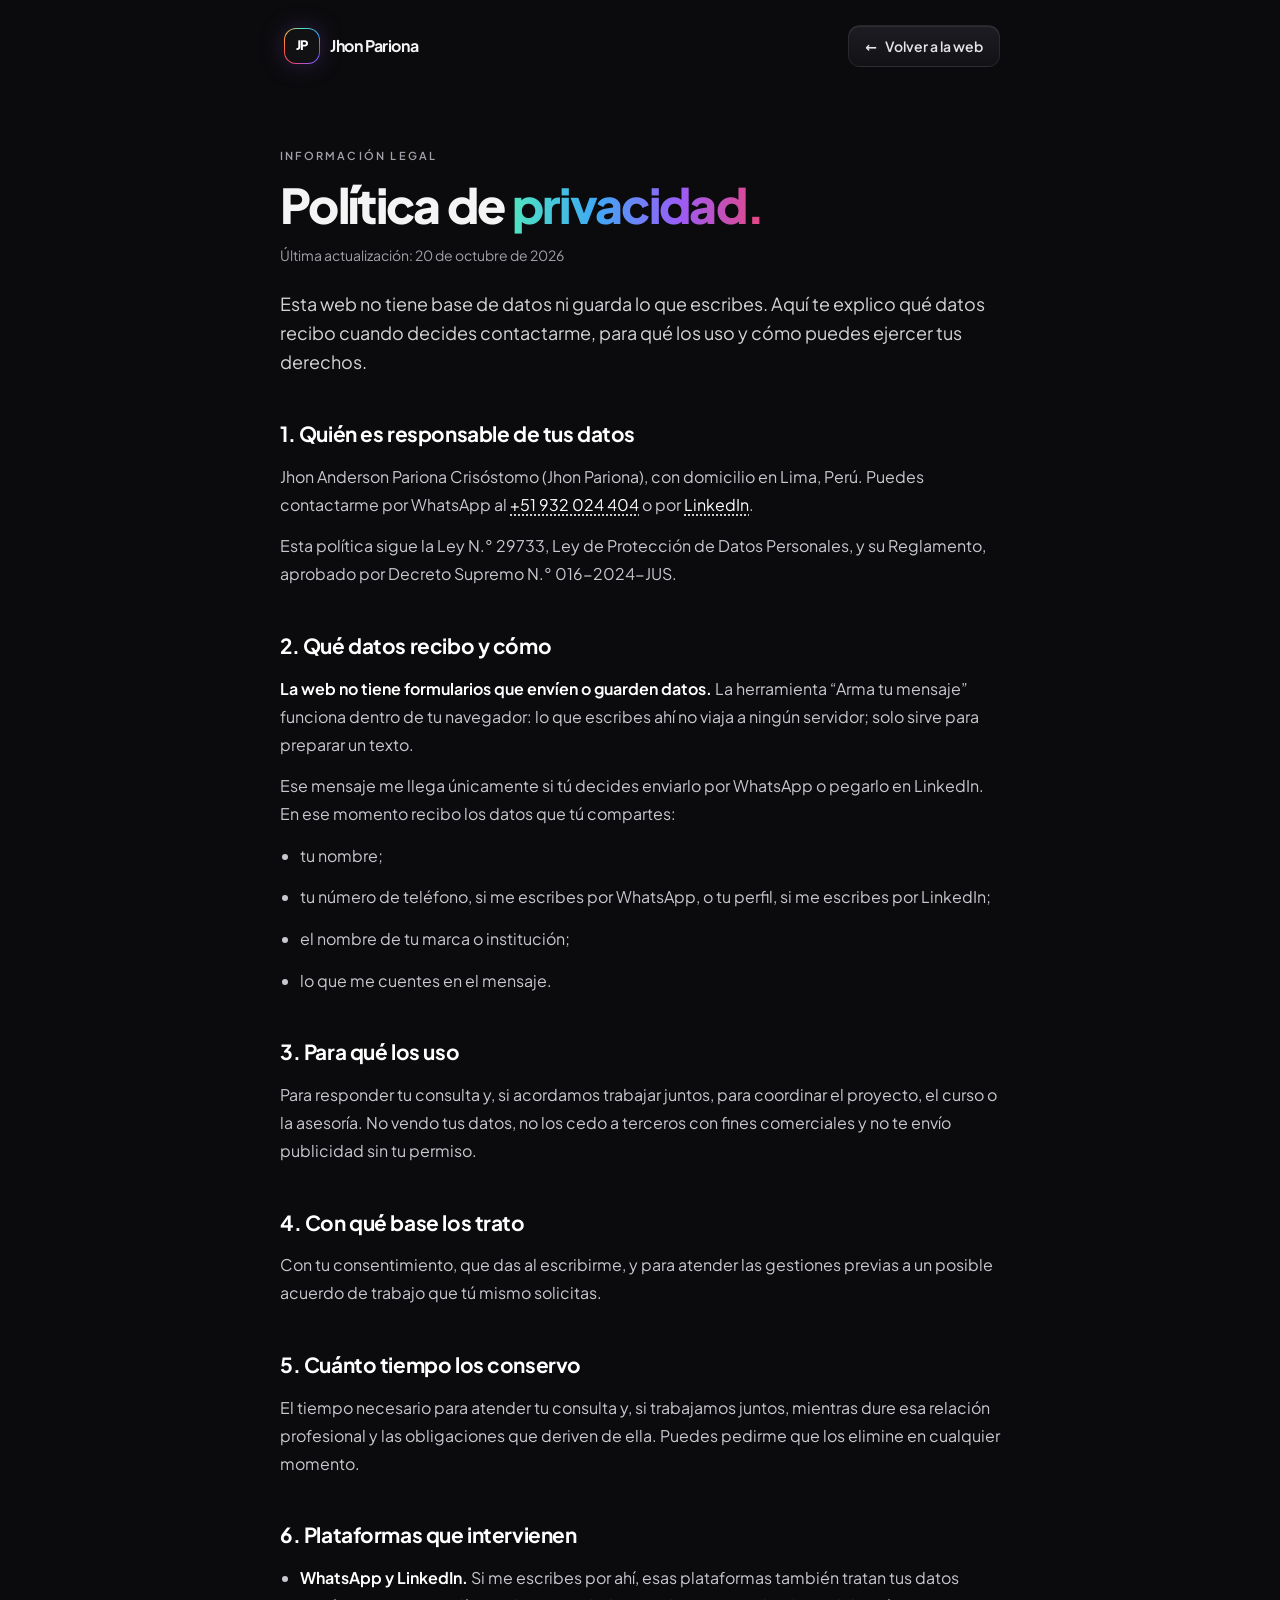
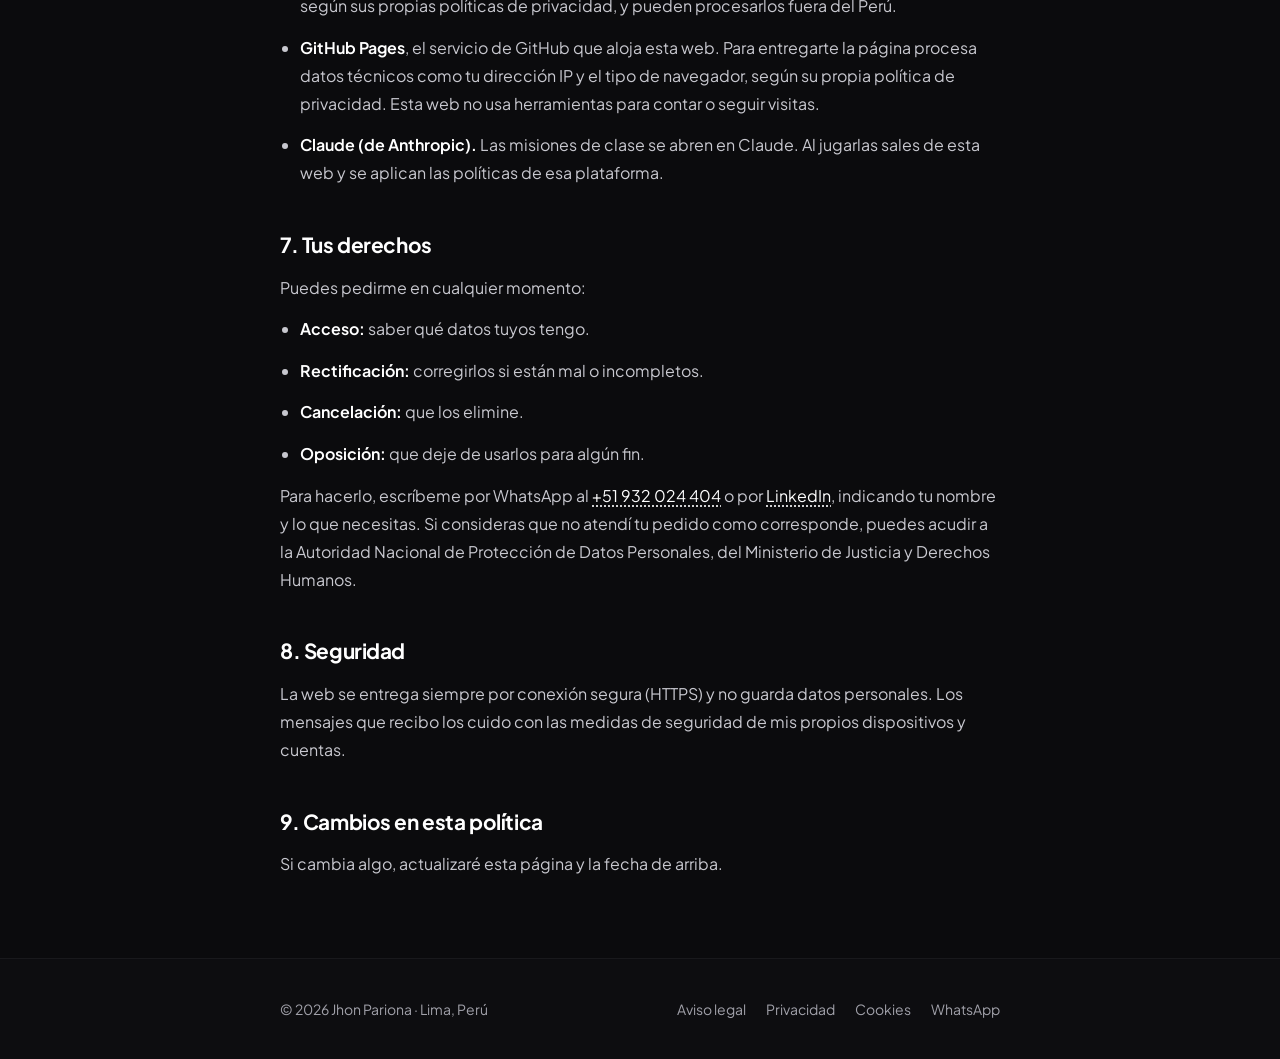
<file: privacidad.html>
<!doctype html>
<html lang="es">
<head>
<meta charset="utf-8">
<meta name="viewport" content="width=device-width, initial-scale=1, viewport-fit=cover">
<title>Política de privacidad | Jhon Pariona</title>
<meta name="description" content="Qué datos recibe Jhon Pariona cuando le escribes desde esta web, para qué los usa y cuáles son tus derechos.">
<meta name="robots" content="index, follow">
<link rel="canonical" href="https://jhonandersonsix.github.io/jhonweb/privacidad.html">
<meta name="theme-color" content="#0B0B0D">
<meta name="color-scheme" content="dark">
<link rel="icon" href="favicon.ico" sizes="32x32">
<link rel="icon" href="favicon.svg" type="image/svg+xml">
<link rel="apple-touch-icon" href="apple-touch-icon.png">
<link rel="preload" href="fonts/plus-jakarta-sans.woff2" as="font" type="font/woff2" crossorigin>
<style>
  @font-face{font-family:"Plus Jakarta Sans";font-style:normal;font-weight:200 800;font-display:swap;src:url(fonts/plus-jakarta-sans.woff2) format("woff2")}
  @property --ang{syntax:'<angle>';inherits:false;initial-value:0deg}
  :root{--bg:#0B0B0D;--card:#111114;--line:rgba(255,255,255,.09);--fg:#F4F4F5;--mute:#A1A1AA;
    --s1:#4FE3C1;--s2:#3FA9F5;--s3:#5B5BF7;--s4:#9B5CF6;--s5:#E8457F;--s6:#FF5A3C;--s7:#FFB23F;
    --spec-c:conic-gradient(from var(--ang),var(--s1),var(--s2),var(--s3),var(--s4),var(--s5),var(--s6),var(--s7),var(--s1));color-scheme:dark}
  body{background:var(--bg);color:var(--fg);-webkit-font-smoothing:antialiased}
  :focus-visible{outline:2px solid var(--s1);outline-offset:3px;border-radius:10px}
  @keyframes ang{to{--ang:360deg}}
  @keyframes shift{to{background-position:200% 50%}}
  .t-spec{background:linear-gradient(90deg,var(--s1),var(--s2),var(--s4),var(--s5),var(--s7),var(--s4),var(--s1));background-size:200% 100%;-webkit-background-clip:text;background-clip:text;color:transparent;animation:shift 9s linear infinite}
  .btn-spec{--bb:#111114;border:1.5px solid transparent;color:#fff;background:linear-gradient(var(--bb),var(--bb)) padding-box,var(--spec-c) border-box;animation:ang 5s linear infinite;box-shadow:0 0 28px -8px color-mix(in srgb,var(--s4) 70%,transparent)}
  .btn-matte{background:linear-gradient(180deg,#1c1c22,#121216);border:1px solid rgba(255,255,255,.08);box-shadow:inset 0 1px 0 rgba(255,255,255,.08)}
  .btn-matte:hover{border-color:rgba(255,255,255,.24)}
  .doc h2{margin-top:2.6rem;font-size:1.3rem;font-weight:700;letter-spacing:-.02em;color:#fff}
  .doc p,.doc li{margin-top:.85rem;color:#c8c8cf;line-height:1.75}
  .doc ul{list-style:disc;padding-left:1.25rem}
  .doc a{color:#fff;text-decoration:underline;text-decoration-style:dotted;text-underline-offset:4px}
  .doc strong{color:#fff;font-weight:650}
  .doc code{font-size:.88em;padding:2px 6px;border-radius:6px;background:rgba(255,255,255,.06);color:#e4e4e7}
  @media (prefers-reduced-motion: reduce){*,*::before,*::after{animation:none!important;transition:none!important}}
</style>
<script>
  /* Aplica la paleta de color que el visitante eligió en la página principal */
  (function(){ var L=[null,['#4FE3C1','#3FD7E8','#3FA9F5','#4E7CF7','#5B5BF7','#7C5CF6','#9B5CF6'],['#9B5CF6','#C24FD8','#E8457F','#FF5A3C','#FF7A3C','#FF9A3C','#FFB23F'],['#4FE3C1','#B6F24F','#F2E94F','#FFB23F','#FF5A3C','#E8457F','#9B5CF6']];
    try{ var i=parseInt(localStorage.getItem('jp-luz'),10); if(L[i]) L[i].forEach(function(c,k){ document.documentElement.style.setProperty('--s'+(k+1), c); }); }catch(e){} })();
</script>
<link rel="stylesheet" href="css/estilos.css?v=20261006">
</head>
<body>
<header class="mx-auto flex w-full max-w-3xl items-center justify-between gap-3 px-4 pt-6 sm:px-6">
  <a href="index.html" class="flex items-center gap-2.5 rounded-xl px-1 py-1 font-bold tracking-tight">
    <span class="btn-spec grid h-9 w-9 place-items-center rounded-xl text-[13px] font-extrabold" style="animation-duration:7s">JP</span>
    <span>Jhon Pariona</span>
  </a>
  <a href="index.html" class="btn-matte inline-flex items-center gap-2 rounded-xl px-4 py-2.5 text-sm font-semibold text-zinc-200"><span aria-hidden="true">←</span> Volver a la web</a>
</header>
<main class="mx-auto max-w-3xl px-4 pt-14 sm:px-6 sm:pt-20">
  <p class="text-[11px] font-semibold uppercase tracking-[.2em] text-zinc-400">Información legal</p>
  <h1 class="mt-4 text-balance text-4xl font-extrabold tracking-[-.035em] sm:text-5xl">Política de <span class="t-spec">privacidad.</span></h1>
  <p class="mt-4 text-sm text-zinc-400">Última actualización: 20 de octubre de 2026</p>
  <p class="mt-6 text-lg leading-relaxed text-zinc-300">Esta web no tiene base de datos ni guarda lo que escribes. Aquí te explico qué datos recibo cuando decides contactarme, para qué los uso y cómo puedes ejercer tus derechos.</p>
  <div class="doc mt-4">
    <h2>1. Quién es responsable de tus datos</h2>
    <p>Jhon Anderson Pariona Crisóstomo (Jhon Pariona), con domicilio en Lima, Perú. Puedes contactarme por WhatsApp al <a href="https://wa.me/51932024404" target="_blank" rel="noopener">+51 932 024 404</a> o por <a href="https://www.linkedin.com/in/andersonpariona/" target="_blank" rel="noopener">LinkedIn</a>.</p>
    <p>Esta política sigue la Ley N.° 29733, Ley de Protección de Datos Personales, y su Reglamento, aprobado por Decreto Supremo N.° 016-2024-JUS.</p>

    <h2>2. Qué datos recibo y cómo</h2>
    <p><strong>La web no tiene formularios que envíen o guarden datos.</strong> La herramienta “Arma tu mensaje” funciona dentro de tu navegador: lo que escribes ahí no viaja a ningún servidor; solo sirve para preparar un texto.</p>
    <p>Ese mensaje me llega únicamente si tú decides enviarlo por WhatsApp o pegarlo en LinkedIn. En ese momento recibo los datos que tú compartes:</p>
    <ul>
      <li>tu nombre;</li>
      <li>tu número de teléfono, si me escribes por WhatsApp, o tu perfil, si me escribes por LinkedIn;</li>
      <li>el nombre de tu marca o institución;</li>
      <li>lo que me cuentes en el mensaje.</li>
    </ul>

    <h2>3. Para qué los uso</h2>
    <p>Para responder tu consulta y, si acordamos trabajar juntos, para coordinar el proyecto, el curso o la asesoría. No vendo tus datos, no los cedo a terceros con fines comerciales y no te envío publicidad sin tu permiso.</p>

    <h2>4. Con qué base los trato</h2>
    <p>Con tu consentimiento, que das al escribirme, y para atender las gestiones previas a un posible acuerdo de trabajo que tú mismo solicitas.</p>

    <h2>5. Cuánto tiempo los conservo</h2>
    <p>El tiempo necesario para atender tu consulta y, si trabajamos juntos, mientras dure esa relación profesional y las obligaciones que deriven de ella. Puedes pedirme que los elimine en cualquier momento.</p>

    <h2>6. Plataformas que intervienen</h2>
    <ul>
      <li><strong>WhatsApp y LinkedIn.</strong> Si me escribes por ahí, esas plataformas también tratan tus datos según sus propias políticas de privacidad, y pueden procesarlos fuera del Perú.</li>
      <li><strong>GitHub Pages</strong>, el servicio de GitHub que aloja esta web. Para entregarte la página procesa datos técnicos como tu dirección IP y el tipo de navegador, según su propia política de privacidad. Esta web no usa herramientas para contar o seguir visitas.</li>
      <li><strong>Claude (de Anthropic).</strong> Las misiones de clase se abren en Claude. Al jugarlas sales de esta web y se aplican las políticas de esa plataforma.</li>
    </ul>

    <h2>7. Tus derechos</h2>
    <p>Puedes pedirme en cualquier momento:</p>
    <ul>
      <li><strong>Acceso:</strong> saber qué datos tuyos tengo.</li>
      <li><strong>Rectificación:</strong> corregirlos si están mal o incompletos.</li>
      <li><strong>Cancelación:</strong> que los elimine.</li>
      <li><strong>Oposición:</strong> que deje de usarlos para algún fin.</li>
    </ul>
    <p>Para hacerlo, escríbeme por WhatsApp al <a href="https://wa.me/51932024404" target="_blank" rel="noopener">+51 932 024 404</a> o por <a href="https://www.linkedin.com/in/andersonpariona/" target="_blank" rel="noopener">LinkedIn</a>, indicando tu nombre y lo que necesitas. Si consideras que no atendí tu pedido como corresponde, puedes acudir a la Autoridad Nacional de Protección de Datos Personales, del Ministerio de Justicia y Derechos Humanos.</p>

    <h2>8. Seguridad</h2>
    <p>La web se entrega siempre por conexión segura (HTTPS) y no guarda datos personales. Los mensajes que recibo los cuido con las medidas de seguridad de mis propios dispositivos y cuentas.</p>

    <h2>9. Cambios en esta política</h2>
    <p>Si cambia algo, actualizaré esta página y la fecha de arriba.</p>
  </div>
</main>
<footer class="mt-20 border-t border-white/5 bg-[#0d0d10]">
  <div class="mx-auto flex max-w-3xl flex-col gap-4 px-4 py-10 text-sm text-zinc-400 sm:flex-row sm:items-center sm:justify-between sm:px-6">
    <p>© 2026 Jhon Pariona · Lima, Perú</p>
    <nav class="flex flex-wrap gap-x-5 gap-y-2" aria-label="Información legal">
      <a href="aviso-legal.html" class="hover:text-white">Aviso legal</a>
      <a href="privacidad.html" class="hover:text-white">Privacidad</a>
      <a href="cookies.html" class="hover:text-white">Cookies</a>
      <a href="https://wa.me/51932024404" target="_blank" rel="noopener" class="hover:text-white">WhatsApp</a>
    </nav>
  </div>
</footer>
</body>
</html>
</file>
<file: css/estilos.css>
*,:after,:before{--tw-border-spacing-x:0;--tw-border-spacing-y:0;--tw-translate-x:0;--tw-translate-y:0;--tw-rotate:0;--tw-skew-x:0;--tw-skew-y:0;--tw-scale-x:1;--tw-scale-y:1;--tw-pan-x: ;--tw-pan-y: ;--tw-pinch-zoom: ;--tw-scroll-snap-strictness:proximity;--tw-gradient-from-position: ;--tw-gradient-via-position: ;--tw-gradient-to-position: ;--tw-ordinal: ;--tw-slashed-zero: ;--tw-numeric-figure: ;--tw-numeric-spacing: ;--tw-numeric-fraction: ;--tw-ring-inset: ;--tw-ring-offset-width:0px;--tw-ring-offset-color:#fff;--tw-ring-color:rgba(59,130,246,.5);--tw-ring-offset-shadow:0 0 #0000;--tw-ring-shadow:0 0 #0000;--tw-shadow:0 0 #0000;--tw-shadow-colored:0 0 #0000;--tw-blur: ;--tw-brightness: ;--tw-contrast: ;--tw-grayscale: ;--tw-hue-rotate: ;--tw-invert: ;--tw-saturate: ;--tw-sepia: ;--tw-drop-shadow: ;--tw-backdrop-blur: ;--tw-backdrop-brightness: ;--tw-backdrop-contrast: ;--tw-backdrop-grayscale: ;--tw-backdrop-hue-rotate: ;--tw-backdrop-invert: ;--tw-backdrop-opacity: ;--tw-backdrop-saturate: ;--tw-backdrop-sepia: ;--tw-contain-size: ;--tw-contain-layout: ;--tw-contain-paint: ;--tw-contain-style: }::backdrop{--tw-border-spacing-x:0;--tw-border-spacing-y:0;--tw-translate-x:0;--tw-translate-y:0;--tw-rotate:0;--tw-skew-x:0;--tw-skew-y:0;--tw-scale-x:1;--tw-scale-y:1;--tw-pan-x: ;--tw-pan-y: ;--tw-pinch-zoom: ;--tw-scroll-snap-strictness:proximity;--tw-gradient-from-position: ;--tw-gradient-via-position: ;--tw-gradient-to-position: ;--tw-ordinal: ;--tw-slashed-zero: ;--tw-numeric-figure: ;--tw-numeric-spacing: ;--tw-numeric-fraction: ;--tw-ring-inset: ;--tw-ring-offset-width:0px;--tw-ring-offset-color:#fff;--tw-ring-color:rgba(59,130,246,.5);--tw-ring-offset-shadow:0 0 #0000;--tw-ring-shadow:0 0 #0000;--tw-shadow:0 0 #0000;--tw-shadow-colored:0 0 #0000;--tw-blur: ;--tw-brightness: ;--tw-contrast: ;--tw-grayscale: ;--tw-hue-rotate: ;--tw-invert: ;--tw-saturate: ;--tw-sepia: ;--tw-drop-shadow: ;--tw-backdrop-blur: ;--tw-backdrop-brightness: ;--tw-backdrop-contrast: ;--tw-backdrop-grayscale: ;--tw-backdrop-hue-rotate: ;--tw-backdrop-invert: ;--tw-backdrop-opacity: ;--tw-backdrop-saturate: ;--tw-backdrop-sepia: ;--tw-contain-size: ;--tw-contain-layout: ;--tw-contain-paint: ;--tw-contain-style: }/*! tailwindcss v3.4.19 | MIT License | https://tailwindcss.com*/*,:after,:before{box-sizing:border-box;border:0 solid #e5e7eb}:after,:before{--tw-content:""}:host,html{line-height:1.5;-webkit-text-size-adjust:100%;-moz-tab-size:4;-o-tab-size:4;tab-size:4;font-family:Plus Jakarta Sans,system-ui,-apple-system,Segoe UI,Roboto,sans-serif;font-feature-settings:normal;font-variation-settings:normal;-webkit-tap-highlight-color:transparent}body{margin:0;line-height:inherit}hr{height:0;color:inherit;border-top-width:1px}abbr:where([title]){-webkit-text-decoration:underline dotted;text-decoration:underline dotted}h1,h2,h3,h4,h5,h6{font-size:inherit;font-weight:inherit}a{color:inherit;text-decoration:inherit}b,strong{font-weight:bolder}code,kbd,pre,samp{font-family:ui-monospace,SFMono-Regular,Menlo,Monaco,Consolas,Liberation Mono,Courier New,monospace;font-feature-settings:normal;font-variation-settings:normal;font-size:1em}small{font-size:80%}sub,sup{font-size:75%;line-height:0;position:relative;vertical-align:baseline}sub{bottom:-.25em}sup{top:-.5em}table{text-indent:0;border-color:inherit;border-collapse:collapse}button,input,optgroup,select,textarea{font-family:inherit;font-feature-settings:inherit;font-variation-settings:inherit;font-size:100%;font-weight:inherit;line-height:inherit;letter-spacing:inherit;color:inherit;margin:0;padding:0}button,select{text-transform:none}button,input:where([type=button]),input:where([type=reset]),input:where([type=submit]){-webkit-appearance:button;background-color:transparent;background-image:none}:-moz-focusring{outline:auto}:-moz-ui-invalid{box-shadow:none}progress{vertical-align:baseline}::-webkit-inner-spin-button,::-webkit-outer-spin-button{height:auto}[type=search]{-webkit-appearance:textfield;outline-offset:-2px}::-webkit-search-decoration{-webkit-appearance:none}::-webkit-file-upload-button{-webkit-appearance:button;font:inherit}summary{display:list-item}blockquote,dd,dl,figure,h1,h2,h3,h4,h5,h6,hr,p,pre{margin:0}fieldset{margin:0}fieldset,legend{padding:0}menu,ol,ul{list-style:none;margin:0;padding:0}dialog{padding:0}textarea{resize:vertical}input::-moz-placeholder,textarea::-moz-placeholder{opacity:1;color:#9ca3af}input::placeholder,textarea::placeholder{opacity:1;color:#9ca3af}[role=button],button{cursor:pointer}:disabled{cursor:default}audio,canvas,embed,iframe,img,object,svg,video{display:block;vertical-align:middle}img,video{max-width:100%;height:auto}[hidden]:where(:not([hidden=until-found])){display:none}.pointer-events-none{pointer-events:none}.fixed{position:fixed}.absolute{position:absolute}.relative{position:relative}.inset-0{inset:0}.inset-x-0{left:0;right:0}.inset-x-3{left:.75rem;right:.75rem}.bottom-4{bottom:1rem}.left-0{left:0}.left-4{left:1rem}.right-0{right:0}.right-4{right:1rem}.top-1{top:.25rem}.top-20{top:5rem}.top-4{top:1rem}.-z-10{z-index:-10}.z-10{z-index:10}.z-40{z-index:40}.z-50{z-index:50}.z-\[70\]{z-index:70}.mx-auto{margin-left:auto;margin-right:auto}.mb-2{margin-bottom:.5rem}.mb-6{margin-bottom:1.5rem}.mr-1{margin-right:.25rem}.mt-1{margin-top:.25rem}.mt-1\.5{margin-top:.375rem}.mt-10{margin-top:2.5rem}.mt-12{margin-top:3rem}.mt-14{margin-top:3.5rem}.mt-2{margin-top:.5rem}.mt-20{margin-top:5rem}.mt-3{margin-top:.75rem}.mt-4{margin-top:1rem}.mt-5{margin-top:1.25rem}.mt-6{margin-top:1.5rem}.mt-7{margin-top:1.75rem}.mt-8{margin-top:2rem}.mt-9{margin-top:2.25rem}.block{display:block}.flex{display:flex}.inline-flex{display:inline-flex}.grid{display:grid}.hidden{display:none}.aspect-\[16\/10\]{aspect-ratio:16/10}.aspect-\[4\/5\]{aspect-ratio:4/5}.h-10{height:2.5rem}.h-11{height:2.75rem}.h-12{height:3rem}.h-8{height:2rem}.h-9{height:2.25rem}.h-\[3px\]{height:3px}.h-\[420px\]{height:420px}.h-\[calc\(100\%-8px\)\]{height:calc(100% - 8px)}.h-full{height:100%}.max-h-\[50vh\]{max-height:50vh}.min-h-\[180px\]{min-height:180px}.min-h-\[96px\]{min-height:96px}.min-h-screen{min-height:100vh}.w-10{width:2.5rem}.w-11{width:2.75rem}.w-12{width:3rem}.w-14{width:3.5rem}.w-20{width:5rem}.w-8{width:2rem}.w-9{width:2.25rem}.w-\[420px\]{width:420px}.w-full{width:100%}.w-max{width:-moz-max-content;width:max-content}.max-w-2xl{max-width:42rem}.max-w-3xl{max-width:48rem}.max-w-4xl{max-width:56rem}.max-w-6xl{max-width:72rem}.max-w-\[1320px\]{max-width:1320px}.max-w-lg{max-width:32rem}.max-w-md{max-width:28rem}.max-w-xl{max-width:36rem}.flex-1{flex:1 1 0%}.shrink-0{flex-shrink:0}.transform{transform:translate(var(--tw-translate-x),var(--tw-translate-y)) rotate(var(--tw-rotate)) skewX(var(--tw-skew-x)) skewY(var(--tw-skew-y)) scaleX(var(--tw-scale-x)) scaleY(var(--tw-scale-y))}@keyframes marquee{to{transform:translateX(-50%)}}.animate-marquee{animation:marquee 42s linear infinite}.cursor-pointer{cursor:pointer}.resize-y{resize:vertical}.resize{resize:both}.grid-cols-2{grid-template-columns:repeat(2,minmax(0,1fr))}.flex-col{flex-direction:column}.flex-wrap{flex-wrap:wrap}.place-items-center{place-items:center}.content-start{align-content:flex-start}.items-start{align-items:flex-start}.items-end{align-items:flex-end}.items-center{align-items:center}.justify-center{justify-content:center}.justify-between{justify-content:space-between}.gap-1\.5{gap:.375rem}.gap-10{gap:2.5rem}.gap-2{gap:.5rem}.gap-2\.5{gap:.625rem}.gap-3{gap:.75rem}.gap-4{gap:1rem}.gap-5{gap:1.25rem}.gap-6{gap:1.5rem}.gap-7{gap:1.75rem}.gap-8{gap:2rem}.gap-x-5{-moz-column-gap:1.25rem;column-gap:1.25rem}.gap-x-6{-moz-column-gap:1.5rem;column-gap:1.5rem}.gap-y-2{row-gap:.5rem}.overflow-hidden{overflow:hidden}.overflow-y-auto{overflow-y:auto}.text-balance{text-wrap:balance}.text-pretty{text-wrap:pretty}.rounded{border-radius:.25rem}.rounded-2xl{border-radius:1rem}.rounded-3xl{border-radius:1.5rem}.rounded-\[20px\]{border-radius:20px}.rounded-full{border-radius:9999px}.rounded-lg{border-radius:.5rem}.rounded-md{border-radius:.375rem}.rounded-xl{border-radius:.75rem}.border{border-width:1px}.border-y{border-top-width:1px}.border-b,.border-y{border-bottom-width:1px}.border-t{border-top-width:1px}.border-white\/10{border-color:hsla(0,0%,100%,.1)}.border-white\/15{border-color:hsla(0,0%,100%,.15)}.border-white\/5{border-color:hsla(0,0%,100%,.05)}.bg-\[\#0d0d10\]{--tw-bg-opacity:1;background-color:rgb(13 13 16/var(--tw-bg-opacity,1))}.bg-\[\#111114\]{--tw-bg-opacity:1;background-color:rgb(17 17 20/var(--tw-bg-opacity,1))}.bg-black{--tw-bg-opacity:1;background-color:rgb(0 0 0/var(--tw-bg-opacity,1))}.bg-black\/50{background-color:rgba(0,0,0,.5)}.bg-black\/55{background-color:rgba(0,0,0,.55)}.bg-black\/65{background-color:rgba(0,0,0,.65)}.bg-ink-900\/75{background-color:rgba(17,17,20,.75)}.bg-ink-900\/90{background-color:rgba(17,17,20,.9)}.bg-ink-900\/95{background-color:rgba(17,17,20,.95)}.bg-transparent{background-color:transparent}.bg-white\/10{background-color:hsla(0,0%,100%,.1)}.bg-white\/20{background-color:hsla(0,0%,100%,.2)}.bg-white\/5{background-color:hsla(0,0%,100%,.05)}.bg-white\/\[\.02\]{background-color:hsla(0,0%,100%,.02)}.bg-white\/\[\.03\]{background-color:hsla(0,0%,100%,.03)}.bg-gradient-to-t{background-image:linear-gradient(to top,var(--tw-gradient-stops))}.from-\[\#111114\]{--tw-gradient-from:#111114 var(--tw-gradient-from-position);--tw-gradient-to:rgba(17,17,20,0) var(--tw-gradient-to-position);--tw-gradient-stops:var(--tw-gradient-from),var(--tw-gradient-to)}.via-\[\#111114\]\/10{--tw-gradient-to:rgba(17,17,20,0) var(--tw-gradient-to-position);--tw-gradient-stops:var(--tw-gradient-from),rgba(17,17,20,.1) var(--tw-gradient-via-position),var(--tw-gradient-to)}.to-transparent{--tw-gradient-to:transparent var(--tw-gradient-to-position)}.object-cover{-o-object-fit:cover;object-fit:cover}.object-\[50\%_18\%\]{-o-object-position:50% 18%;object-position:50% 18%}.object-\[50\%_20\%\]{-o-object-position:50% 20%;object-position:50% 20%}.object-\[50\%_30\%\]{-o-object-position:50% 30%;object-position:50% 30%}.object-\[50\%_32\%\]{-o-object-position:50% 32%;object-position:50% 32%}.object-\[50\%_42\%\]{-o-object-position:50% 42%;object-position:50% 42%}.p-1{padding:.25rem}.p-2{padding:.5rem}.p-3{padding:.75rem}.p-4{padding:1rem}.p-5{padding:1.25rem}.p-6{padding:1.5rem}.px-1{padding-left:.25rem;padding-right:.25rem}.px-1\.5{padding-left:.375rem;padding-right:.375rem}.px-2{padding-left:.5rem;padding-right:.5rem}.px-2\.5{padding-left:.625rem;padding-right:.625rem}.px-3{padding-left:.75rem;padding-right:.75rem}.px-3\.5{padding-left:.875rem;padding-right:.875rem}.px-4{padding-left:1rem;padding-right:1rem}.px-5{padding-left:1.25rem;padding-right:1.25rem}.px-6{padding-left:1.5rem;padding-right:1.5rem}.py-0\.5{padding-top:.125rem;padding-bottom:.125rem}.py-1{padding-top:.25rem;padding-bottom:.25rem}.py-1\.5{padding-top:.375rem;padding-bottom:.375rem}.py-10{padding-top:2.5rem;padding-bottom:2.5rem}.py-12{padding-top:3rem;padding-bottom:3rem}.py-2{padding-top:.5rem;padding-bottom:.5rem}.py-2\.5{padding-top:.625rem;padding-bottom:.625rem}.py-20{padding-top:5rem;padding-bottom:5rem}.py-24{padding-top:6rem;padding-bottom:6rem}.py-3{padding-top:.75rem;padding-bottom:.75rem}.py-3\.5{padding-top:.875rem;padding-bottom:.875rem}.py-4{padding-top:1rem;padding-bottom:1rem}.py-5{padding-top:1.25rem;padding-bottom:1.25rem}.py-6{padding-top:1.5rem;padding-bottom:1.5rem}.py-8{padding-top:2rem;padding-bottom:2rem}.pb-1{padding-bottom:.25rem}.pb-14{padding-bottom:3.5rem}.pb-5{padding-bottom:1.25rem}.pl-1{padding-left:.25rem}.pr-3{padding-right:.75rem}.pt-14{padding-top:3.5rem}.pt-28{padding-top:7rem}.pt-3{padding-top:.75rem}.pt-4{padding-top:1rem}.pt-5{padding-top:1.25rem}.pt-6{padding-top:1.5rem}.pt-\[13vh\]{padding-top:13vh}.text-left{text-align:left}.text-center{text-align:center}.font-sans{font-family:Plus Jakarta Sans,system-ui,-apple-system,Segoe UI,Roboto,sans-serif}.text-2xl{font-size:1.5rem;line-height:2rem}.text-3xl{font-size:1.875rem;line-height:2.25rem}.text-4xl{font-size:2.25rem;line-height:2.5rem}.text-5xl{font-size:3rem;line-height:1}.text-\[10px\]{font-size:10px}.text-\[11px\]{font-size:11px}.text-\[13px\]{font-size:13px}.text-\[2\.6rem\]{font-size:2.6rem}.text-\[6rem\]{font-size:6rem}.text-base{font-size:1rem;line-height:1.5rem}.text-lg{font-size:1.125rem;line-height:1.75rem}.text-sm{font-size:.875rem;line-height:1.25rem}.text-xl{font-size:1.25rem;line-height:1.75rem}.text-xs{font-size:.75rem;line-height:1rem}.font-bold{font-weight:700}.font-extrabold{font-weight:800}.font-semibold{font-weight:600}.uppercase{text-transform:uppercase}.tabular-nums{--tw-numeric-spacing:tabular-nums;font-variant-numeric:var(--tw-ordinal) var(--tw-slashed-zero) var(--tw-numeric-figure) var(--tw-numeric-spacing) var(--tw-numeric-fraction)}.leading-\[1\.02\]{line-height:1.02}.leading-none{line-height:1}.leading-relaxed{line-height:1.625}.tracking-\[-\.035em\]{letter-spacing:-.035em}.tracking-\[-\.04em\]{letter-spacing:-.04em}.tracking-\[-\.06em\]{letter-spacing:-.06em}.tracking-\[\.12em\]{letter-spacing:.12em}.tracking-\[\.14em\]{letter-spacing:.14em}.tracking-\[\.16em\]{letter-spacing:.16em}.tracking-\[\.1em\]{letter-spacing:.1em}.tracking-\[\.2em\]{letter-spacing:.2em}.tracking-tight{letter-spacing:-.025em}.text-white{--tw-text-opacity:1;color:rgb(255 255 255/var(--tw-text-opacity,1))}.text-zinc-200{--tw-text-opacity:1;color:rgb(228 228 231/var(--tw-text-opacity,1))}.text-zinc-300{--tw-text-opacity:1;color:rgb(212 212 216/var(--tw-text-opacity,1))}.text-zinc-400{--tw-text-opacity:1;color:rgb(161 161 170/var(--tw-text-opacity,1))}.text-zinc-500{--tw-text-opacity:1;color:rgb(132 132 142/var(--tw-text-opacity,1))}.underline{text-decoration-line:underline}.decoration-dotted{text-decoration-style:dotted}.underline-offset-4{text-underline-offset:4px}.opacity-0{opacity:0}.opacity-15{opacity:.15}.shadow-\[0_10px_40px_-15px_rgba\(0\2c 0\2c 0\2c \.85\)\]{--tw-shadow:0 10px 40px -15px rgba(0,0,0,.85);--tw-shadow-colored:0 10px 40px -15px var(--tw-shadow-color);box-shadow:var(--tw-ring-offset-shadow,0 0 #0000),var(--tw-ring-shadow,0 0 #0000),var(--tw-shadow)}.outline-none{outline:2px solid transparent;outline-offset:2px}.ring{--tw-ring-offset-shadow:var(--tw-ring-inset) 0 0 0 var(--tw-ring-offset-width) var(--tw-ring-offset-color);--tw-ring-shadow:var(--tw-ring-inset) 0 0 0 calc(3px + var(--tw-ring-offset-width)) var(--tw-ring-color);box-shadow:var(--tw-ring-offset-shadow),var(--tw-ring-shadow),var(--tw-shadow,0 0 #0000)}.blur-\[120px\]{--tw-blur:blur(120px)}.blur-\[120px\],.filter{filter:var(--tw-blur) var(--tw-brightness) var(--tw-contrast) var(--tw-grayscale) var(--tw-hue-rotate) var(--tw-invert) var(--tw-saturate) var(--tw-sepia) var(--tw-drop-shadow)}.backdrop-blur{--tw-backdrop-blur:blur(8px)}.backdrop-blur,.backdrop-blur-sm{-webkit-backdrop-filter:var(--tw-backdrop-blur) var(--tw-backdrop-brightness) var(--tw-backdrop-contrast) var(--tw-backdrop-grayscale) var(--tw-backdrop-hue-rotate) var(--tw-backdrop-invert) var(--tw-backdrop-opacity) var(--tw-backdrop-saturate) var(--tw-backdrop-sepia);backdrop-filter:var(--tw-backdrop-blur) var(--tw-backdrop-brightness) var(--tw-backdrop-contrast) var(--tw-backdrop-grayscale) var(--tw-backdrop-hue-rotate) var(--tw-backdrop-invert) var(--tw-backdrop-opacity) var(--tw-backdrop-saturate) var(--tw-backdrop-sepia)}.backdrop-blur-sm{--tw-backdrop-blur:blur(4px)}.backdrop-blur-xl{--tw-backdrop-blur:blur(24px);-webkit-backdrop-filter:var(--tw-backdrop-blur) var(--tw-backdrop-brightness) var(--tw-backdrop-contrast) var(--tw-backdrop-grayscale) var(--tw-backdrop-hue-rotate) var(--tw-backdrop-invert) var(--tw-backdrop-opacity) var(--tw-backdrop-saturate) var(--tw-backdrop-sepia);backdrop-filter:var(--tw-backdrop-blur) var(--tw-backdrop-brightness) var(--tw-backdrop-contrast) var(--tw-backdrop-grayscale) var(--tw-backdrop-hue-rotate) var(--tw-backdrop-invert) var(--tw-backdrop-opacity) var(--tw-backdrop-saturate) var(--tw-backdrop-sepia)}.transition{transition-property:color,background-color,border-color,text-decoration-color,fill,stroke,opacity,box-shadow,transform,filter,-webkit-backdrop-filter;transition-property:color,background-color,border-color,text-decoration-color,fill,stroke,opacity,box-shadow,transform,filter,backdrop-filter;transition-property:color,background-color,border-color,text-decoration-color,fill,stroke,opacity,box-shadow,transform,filter,backdrop-filter,-webkit-backdrop-filter;transition-timing-function:cubic-bezier(.4,0,.2,1);transition-duration:.15s}.transition-all{transition-property:all;transition-timing-function:cubic-bezier(.4,0,.2,1);transition-duration:.15s}.transition-colors{transition-property:color,background-color,border-color,text-decoration-color,fill,stroke;transition-timing-function:cubic-bezier(.4,0,.2,1);transition-duration:.15s}.ease-in-out{transition-timing-function:cubic-bezier(.4,0,.2,1)}.ease-out{transition-timing-function:cubic-bezier(0,0,.2,1)}.placeholder\:text-zinc-500::-moz-placeholder{--tw-text-opacity:1;color:rgb(132 132 142/var(--tw-text-opacity,1))}.placeholder\:text-zinc-500::placeholder{--tw-text-opacity:1;color:rgb(132 132 142/var(--tw-text-opacity,1))}.hover\:-translate-y-1:hover{--tw-translate-y:-0.25rem;transform:translate(var(--tw-translate-x),var(--tw-translate-y)) rotate(var(--tw-rotate)) skewX(var(--tw-skew-x)) skewY(var(--tw-skew-y)) scaleX(var(--tw-scale-x)) scaleY(var(--tw-scale-y))}.hover\:bg-white\/5:hover{background-color:hsla(0,0%,100%,.05)}.hover\:text-white:hover{--tw-text-opacity:1;color:rgb(255 255 255/var(--tw-text-opacity,1))}.group:hover .group-hover\:gap-2\.5{gap:.625rem}@media (min-width:640px){.sm\:mt-14{margin-top:3.5rem}.sm\:block{display:block}.sm\:inline{display:inline}.sm\:inline-flex{display:inline-flex}.sm\:grid{display:grid}.sm\:grid-cols-2{grid-template-columns:repeat(2,minmax(0,1fr))}.sm\:grid-cols-3{grid-template-columns:repeat(3,minmax(0,1fr))}.sm\:flex-row{flex-direction:row}.sm\:items-center{align-items:center}.sm\:justify-between{justify-content:space-between}.sm\:p-10{padding:2.5rem}.sm\:p-4{padding:1rem}.sm\:p-5{padding:1.25rem}.sm\:p-7{padding:1.75rem}.sm\:p-8{padding:2rem}.sm\:px-6{padding-left:1.5rem;padding-right:1.5rem}.sm\:py-32{padding-top:8rem;padding-bottom:8rem}.sm\:pb-20{padding-bottom:5rem}.sm\:pt-20{padding-top:5rem}.sm\:pt-36{padding-top:9rem}.sm\:text-2xl{font-size:1.5rem;line-height:2rem}.sm\:text-3xl{font-size:1.875rem;line-height:2.25rem}.sm\:text-4xl{font-size:2.25rem;line-height:2.5rem}.sm\:text-5xl{font-size:3rem;line-height:1}.sm\:text-6xl{font-size:3.75rem;line-height:1}.sm\:text-\[9rem\]{font-size:9rem}.sm\:text-lg{font-size:1.125rem;line-height:1.75rem}.sm\:text-xl{font-size:1.25rem;line-height:1.75rem}}@media (min-width:768px){.md\:\!bottom-6{bottom:1.5rem!important}.md\:block{display:block}.md\:inline-flex{display:inline-flex}.md\:grid{display:grid}.md\:hidden{display:none}.md\:aspect-auto{aspect-ratio:auto}.md\:min-h-\[560px\]{min-height:560px}.md\:grid-cols-2{grid-template-columns:repeat(2,minmax(0,1fr))}.md\:grid-cols-3{grid-template-columns:repeat(3,minmax(0,1fr))}.md\:grid-cols-\[\.8fr_1\.2fr\]{grid-template-columns:.8fr 1.2fr}.md\:grid-cols-\[\.9fr_1\.1fr\]{grid-template-columns:.9fr 1.1fr}.md\:flex-row{flex-direction:row}.md\:items-center{align-items:center}.md\:gap-10{gap:2.5rem}}@media (min-width:1024px){.lg\:flex{display:flex}.lg\:hidden{display:none}.lg\:grid-cols-2{grid-template-columns:repeat(2,minmax(0,1fr))}.lg\:grid-cols-4{grid-template-columns:repeat(4,minmax(0,1fr))}.lg\:grid-cols-\[\.8fr_1\.2fr\]{grid-template-columns:.8fr 1.2fr}.lg\:grid-cols-\[1fr_auto\]{grid-template-columns:1fr auto}.lg\:flex-col{flex-direction:column}.lg\:items-center{align-items:center}.lg\:gap-10{gap:2.5rem}.lg\:gap-16{gap:4rem}.lg\:p-12{padding:3rem}.lg\:px-8{padding-left:2rem;padding-right:2rem}.lg\:text-7xl{font-size:4.5rem;line-height:1}}
</file>
